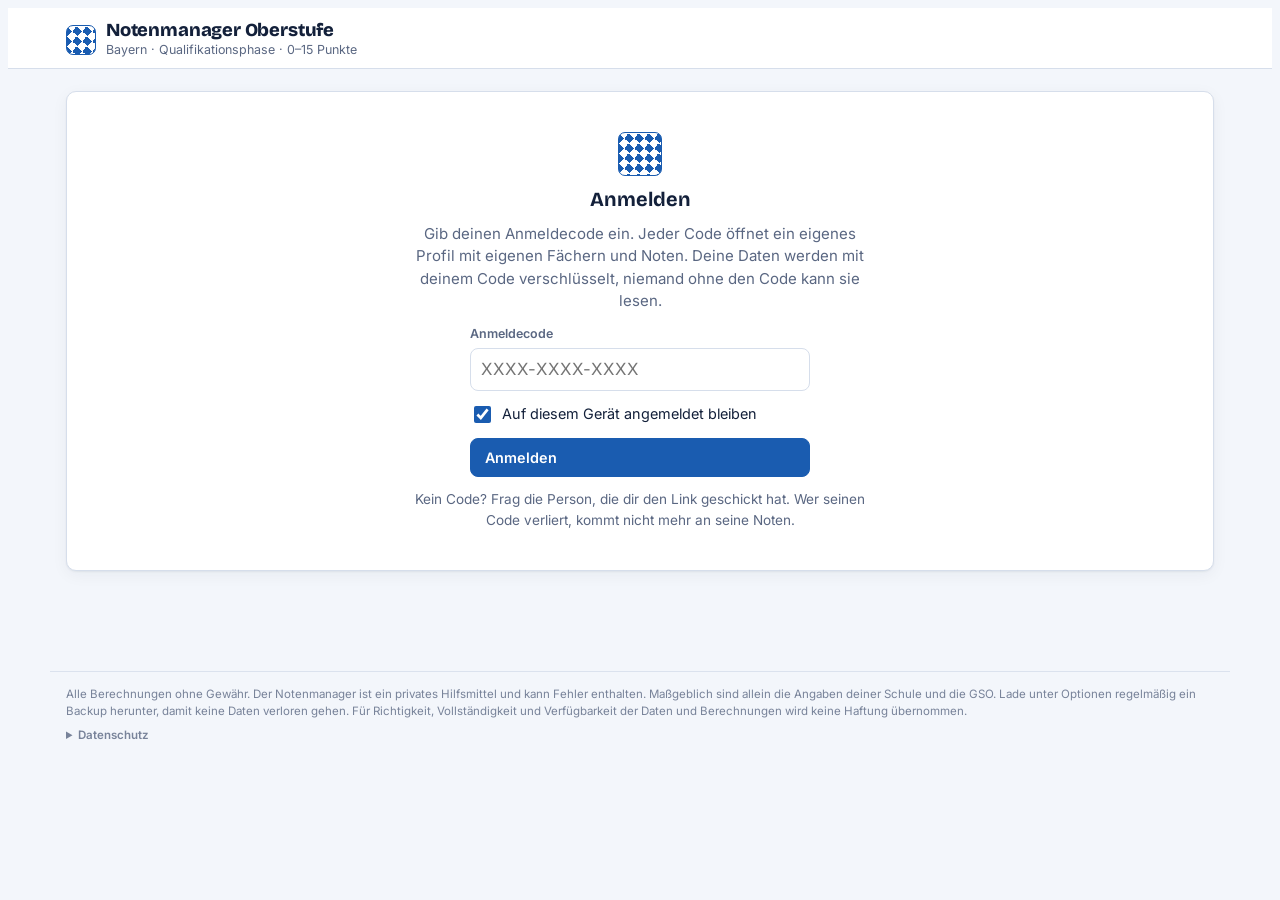
<file: index.html>
<!doctype html>
<html lang="de">
<head>
<meta charset="utf-8">
<meta name="viewport" content="width=device-width, initial-scale=1, viewport-fit=cover">
<title>Notenmanager</title>
<link rel="manifest" href="manifest.webmanifest">
<link rel="icon" href="icons/favicon.svg" type="image/svg+xml">
<link rel="apple-touch-icon" href="icons/apple-touch-icon.png">
<meta name="theme-color" content="#ffffff" media="(prefers-color-scheme: light)">
<meta name="theme-color" content="#141c2b" media="(prefers-color-scheme: dark)">
<meta name="mobile-web-app-capable" content="yes">
<meta name="apple-mobile-web-app-title" content="Notenmanager">
<link rel="stylesheet" href="fonts/fonts.css">
<style>
/* Layout: Kopfleiste mit Rauten-Marke + Tabs, darunter eine Spalte (max 1180px); Übersicht = Kennzahlen → Halbjahre → Einbringungsmatrix → Zulassung */
:root {
  --bg: #f3f6fb;
  --surface: #ffffff;
  --surface-2: #eaf0f8;
  --fg: #13203a;
  --muted: #5a6782;
  --line: #d6deeb;
  --accent: #1a5cb0;
  --accent-fg: #ffffff;
  --accent-soft: #e1ecfb;
  --good: #19804a;
  --good-soft: #def3e6;
  --warn: #a86a0c;
  --warn-soft: #fbefd9;
  --bad: #bd3a24;
  --bad-soft: #fbe3de;
  --shadow: 0 1px 2px rgba(19, 32, 58, .06), 0 4px 16px rgba(19, 32, 58, .05);
  --font-display: "Bricolage Grotesque", "Segoe UI", system-ui, sans-serif;
  --font-body: "Inter", "Segoe UI", system-ui, -apple-system, sans-serif;
  --r: 10px;
}
@media (prefers-color-scheme: dark) {
  :root:not([data-theme="light"]) {
    --bg: #0d1320; --surface: #141c2b; --surface-2: #1b2538; --fg: #e5ebf5; --muted: #98a5bb;
    --line: #29344b; --accent: #6aa5ff; --accent-fg: #0b1424; --accent-soft: #1a2b48;
    --good: #4cc387; --good-soft: #15301f; --warn: #e3b458; --warn-soft: #36290f;
    --bad: #f27c66; --bad-soft: #3a1c16; --shadow: 0 1px 2px rgba(0,0,0,.3);
    color-scheme: dark;
  }
}
:root[data-theme="dark"] {
  --bg: #0d1320; --surface: #141c2b; --surface-2: #1b2538; --fg: #e5ebf5; --muted: #98a5bb;
  --line: #29344b; --accent: #6aa5ff; --accent-fg: #0b1424; --accent-soft: #1a2b48;
  --good: #4cc387; --good-soft: #15301f; --warn: #e3b458; --warn-soft: #36290f;
  --bad: #f27c66; --bad-soft: #3a1c16; --shadow: 0 1px 2px rgba(0,0,0,.3);
  color-scheme: dark;
}
* { box-sizing: border-box; }
[hidden] { display: none !important; }
body { background: var(--bg); color: var(--fg); font-family: var(--font-body); font-size: 15px; line-height: 1.5; }
body::before { content: ""; position: fixed; inset: 0 0 auto; height: env(safe-area-inset-top, 0px); z-index: 10; background: var(--surface); }
h1, h2, h3 { font-family: var(--font-display); text-wrap: balance; margin: 0; line-height: 1.15; }
h2 { font-size: 1.25rem; font-weight: 700; }
h3 { font-size: 1.02rem; font-weight: 700; }
button, input, select, textarea { font: inherit; color: inherit; }
:focus-visible { outline: 2px solid var(--accent); outline-offset: 2px; }
.num { font-variant-numeric: tabular-nums; }
.muted { color: var(--muted); }
.small { font-size: .85rem; }
.label { font-size: .72rem; text-transform: uppercase; letter-spacing: .08em; font-weight: 600; color: var(--muted); }

/* Kopf */
.top { position: sticky; top: env(safe-area-inset-top, 0px); z-index: 6; background: var(--surface); border-bottom: 1px solid var(--line); }
.wrap { max-width: 1180px; margin: 0 auto; padding-left: max(16px, env(safe-area-inset-left, 0px)); padding-right: max(16px, env(safe-area-inset-right, 0px)); }
.top-row { display: flex; align-items: center; gap: 12px; padding-block: 12px 8px; flex-wrap: wrap; }
.brand { display: flex; align-items: center; gap: 10px; min-width: 0; }
.raute { width: 30px; height: 30px; border-radius: 7px; flex: none;
  background: conic-gradient(from 45deg, var(--accent) 0 25%, var(--surface) 0 50%, var(--accent) 0 75%, var(--surface) 0) 0 0 / 10px 10px;
  border: 1px solid var(--accent); }
.brand h1 { font-size: 1.15rem; font-weight: 800; letter-spacing: -.01em; }
.brand .sub { font-size: .78rem; color: var(--muted); }
.sync { margin-left: auto; display: inline-flex; align-items: center; gap: 6px; font-size: .8rem; color: var(--muted); padding: 4px 10px; border-radius: 999px; background: var(--surface-2); }
.sync .dot { width: 8px; height: 8px; border-radius: 50%; background: var(--muted); }
.sync[data-s="synced"] .dot { background: var(--good); }
.sync[data-s="saving"] .dot, .sync[data-s="connecting"] .dot { background: var(--warn); }
.sync[data-s="error"] .dot, .sync[data-s="offline"] .dot { background: var(--bad); }
nav.tabs { display: flex; gap: 4px; overflow-x: auto; scrollbar-width: none; }
nav.tabs a { padding: 9px 14px 10px; text-decoration: none; color: var(--muted); font-weight: 600; font-size: .92rem; border-bottom: 2.5px solid transparent; white-space: nowrap; }
nav.tabs a[aria-current="page"] { color: var(--fg); border-bottom-color: var(--accent); }

main { padding-block: 22px 60px; display: grid; gap: 22px; }
.card { background: var(--surface); border: 1px solid var(--line); border-radius: var(--r); padding: 18px; box-shadow: var(--shadow); min-width: 0; }
.card-head { display: flex; align-items: baseline; justify-content: space-between; gap: 12px; flex-wrap: wrap; margin-bottom: 14px; }
.grid { display: grid; gap: 16px; }
.g-hero { grid-template-columns: minmax(0, 1.25fr) minmax(0, 2fr); }
.g-4 { grid-template-columns: repeat(4, minmax(0, 1fr)); }
.g-2 { grid-template-columns: repeat(2, minmax(0, 1fr)); }
@media (max-width: 900px) { .g-hero { grid-template-columns: 1fr; } .g-4 { grid-template-columns: repeat(2, minmax(0, 1fr)); } }
@media (max-width: 620px) { .g-2 { grid-template-columns: 1fr; } }
@media (max-width: 420px) { .g-4 { grid-template-columns: 1fr; } }

/* Abischnitt */
.hero { display: flex; flex-direction: column; gap: 10px; background: var(--accent); color: var(--accent-fg); border-color: var(--accent); }
.hero .label { color: inherit; opacity: .8; }
.schnitt { font-family: var(--font-display); font-weight: 800; font-size: clamp(3.4rem, 9vw, 4.8rem); line-height: 1; letter-spacing: -.03em; }
.hero .meta { font-size: .9rem; opacity: .9; }
.bar { height: 8px; border-radius: 99px; background: color-mix(in srgb, currentColor 22%, transparent); overflow: hidden; }
.bar > i { display: block; height: 100%; background: currentColor; border-radius: inherit; }
.mc-only, .mc-chev { display: none; }
@media (max-width: 640px) {
  .mc > .card-head { cursor: pointer; user-select: none; margin-bottom: 0; display: grid; grid-template-columns: minmax(0, 1fr) auto; column-gap: 12px; row-gap: 4px; align-items: center; }
  .mc > .card-head > :not(.mc-chev) { grid-column: 1; }
  .mc > .card-head > .mc-chev { grid-column: 2; grid-row: 1 / span 2; margin: 0 4px 0 0; }
  .mc.open > .card-head { margin-bottom: 14px; }
  .mc:not(.open) > :not(.card-head) { display: none !important; }
  .mc-only { display: flex; }
  .stats-wrap.mc { background: var(--surface); border: 1px solid var(--line); border-radius: var(--r); padding: 18px; box-shadow: var(--shadow); }
  section.mc:not(.card) { background: var(--surface); border: 1px solid var(--line); border-radius: var(--r); padding: 18px; box-shadow: var(--shadow); }
  .mc-chev { display: inline-block; width: 9px; height: 9px; margin-left: auto; border-right: 2px solid var(--muted); border-bottom: 2px solid var(--muted); transform: rotate(45deg); transition: transform .15s; flex: none; }
  .mc.open .mc-chev { transform: rotate(-135deg); }
}
.stats { display: grid; grid-template-columns: repeat(2, minmax(0, 1fr)); gap: 12px; }
.stat { background: var(--surface); border: 1px solid var(--line); border-radius: var(--r); padding: 14px 16px; display: grid; gap: 4px; align-content: start; }
.stat .v { font-family: var(--font-display); font-weight: 700; font-size: 1.7rem; line-height: 1.1; }
.stat .v small { font-size: .9rem; font-weight: 600; color: var(--muted); }
@media (max-width: 420px) { .stats { grid-template-columns: 1fr; } }

/* Halbjahr-Karten */
.hj { display: grid; gap: 8px; }
.hj.current { outline: 2px solid var(--accent); outline-offset: -1px; }
.hj .big { font-family: var(--font-display); font-size: 1.9rem; font-weight: 700; line-height: 1; }
.hj-row { display: flex; justify-content: space-between; gap: 8px; font-size: .88rem; }

/* Punkte-Chips */
.pt { display: inline-flex; align-items: center; justify-content: center; min-width: 2.1em; height: 1.9em; padding: 0 .45em; border-radius: 6px; font-weight: 700; font-variant-numeric: tabular-nums; font-size: .9rem; background: var(--surface-2); color: var(--fg); border: 1.5px solid transparent; }
.pt.b5 { background: var(--good-soft); color: var(--good); }
.pt.b4 { background: var(--accent-soft); color: var(--accent); }
.pt.b2 { background: var(--warn-soft); color: var(--warn); }
.pt.b1 { background: var(--bad-soft); color: var(--bad); }
.pt.out { background: transparent; border: 1.5px dashed var(--line); color: var(--muted); font-weight: 600; }
.pt.plan { border-style: dashed; border-color: currentColor; }
.pt.unsure { border-style: dashed; border-color: var(--warn); }
.unsure-tag { color: var(--warn); font-weight: 600; }
.pt.raw { font-weight: 600; }

/* Tabelle */
.tbl-wrap { overflow-x: auto; margin: 0 -4px; }
table { border-collapse: collapse; width: 100%; min-width: 520px; }
th, td { padding: 8px 6px; text-align: left; border-bottom: 1px solid var(--line); vertical-align: middle; }
th { font-size: .72rem; text-transform: uppercase; letter-spacing: .07em; color: var(--muted); font-weight: 600; }
td.c, th.c { text-align: center; }
td.r, th.r { text-align: right; }
tfoot td { font-weight: 700; border-bottom: none; }
.subj-cell { display: flex; align-items: center; gap: 8px; min-width: 0; }
.legend { display: flex; flex-wrap: wrap; gap: 14px; font-size: .82rem; color: var(--muted); margin-top: 12px; align-items: center; }
.legend span { display: inline-flex; align-items: center; gap: 6px; }

/* Badges */
.badge { display: inline-block; font-size: .68rem; font-weight: 700; letter-spacing: .05em; text-transform: uppercase; padding: 2px 6px; border-radius: 5px; background: var(--surface-2); color: var(--muted); white-space: nowrap; }
.badge.lf { background: var(--accent); color: var(--accent-fg); }
.badge.abi { background: var(--accent-soft); color: var(--accent); }
#profile { text-transform: none; letter-spacing: 0; font-size: .82rem; padding: 4px 10px; border-radius: 999px; max-width: 220px; overflow: hidden; text-overflow: ellipsis; }

/* Checks */
.checks { display: grid; gap: 8px; list-style: none; padding: 0; margin: 0; }
.checks li { display: grid; grid-template-columns: 22px minmax(0, 1fr) auto; gap: 10px; align-items: start; padding: 8px 0; border-bottom: 1px solid var(--line); }
.checks li:last-child { border-bottom: none; }
@media (max-width: 640px) { .checks li { grid-template-columns: 22px minmax(0, 1fr); row-gap: 2px; } .checks li > :nth-child(3) { grid-column: 2; text-align: left !important; } }
.ico { width: 20px; height: 20px; border-radius: 50%; display: grid; place-items: center; font-size: .75rem; font-weight: 800; margin-top: 1px; }
.ico.ok { background: var(--good-soft); color: var(--good); }
.ico.warn { background: var(--bad-soft); color: var(--bad); }
.ico.open { background: var(--surface-2); color: var(--muted); }

/* Formulare & Buttons */
.btn { display: inline-flex; align-items: center; gap: 6px; padding: 8px 14px; border-radius: 8px; border: 1px solid var(--line); background: var(--surface); cursor: pointer; font-weight: 600; font-size: .9rem; text-decoration: none; }
.btn:hover { border-color: var(--accent); }
.btn.primary { background: var(--accent); color: var(--accent-fg); border-color: var(--accent); }
.btn.danger { color: var(--bad); }
.btn.danger.solid { background: var(--bad); color: #fff; border-color: var(--bad); }
.btn.ghost { border-color: transparent; background: transparent; padding: 6px 8px; }
.btn.sm { padding: 5px 10px; font-size: .82rem; }
.btn:disabled { opacity: .45; cursor: not-allowed; border-color: var(--line); }
.field input:disabled, .field select:disabled { opacity: .45; cursor: not-allowed; }
.btn svg { width: 16px; height: 16px; flex: none; }
.card.editing { outline: 2px solid var(--accent); outline-offset: -1px; }
.fc-start { display: flex; flex-wrap: wrap; align-items: center; justify-content: space-between; gap: 10px; margin-bottom: 14px; }
.fc-bar { position: relative; display: flex; flex-wrap: wrap; align-items: center; justify-content: space-between; gap: 10px; margin-bottom: 14px; padding: 12px 16px; border-radius: 12px; background: var(--warn-soft); color: var(--warn); border: 1px dashed var(--warn); }
.fc-bar > div { display: flex; flex-direction: column; gap: 2px; }
.sec-bar { display: flex; flex-wrap: wrap; align-items: center; justify-content: space-between; gap: 10px; margin-bottom: 14px; padding: 12px 16px; border-radius: 12px; background: var(--bad-soft); color: var(--fg); border: 1px solid var(--bad); }
.sec-bar > div { display: flex; flex-direction: column; gap: 2px; }
.code-box { font-family: ui-monospace, Consolas, monospace; font-weight: 700; font-size: 1.25rem; letter-spacing: .06em; }
body.forecast #app { outline: 2px dashed var(--warn); outline-offset: 6px; border-radius: 12px; }
.site-foot p { margin: 0 0 6px; }
.site-foot summary { cursor: pointer; font-weight: 600; width: fit-content; }
.site-foot details[open] summary { margin-bottom: 6px; }
.site-foot { margin-top: 40px; padding-top: 14px; padding-bottom: calc(24px + env(safe-area-inset-bottom, 0px)); border-top: 1px solid var(--line); font-size: .72rem; line-height: 1.5; color: var(--muted); opacity: .8; }
.modal-bg { position: fixed; inset: 0; z-index: 30; background: rgba(10, 20, 40, .45); display: grid; place-items: center; padding: 16px; }
.modal-bg[hidden] { display: none; }
.modal { width: 100%; max-width: 380px; display: grid; gap: 12px; }
.modal p { margin: 0; }
.modal .actions { justify-content: flex-end; }
.edit-note { font-size: .82rem; color: var(--accent); font-weight: 600; }
.kv { display: grid; grid-template-columns: repeat(auto-fit, minmax(170px, 1fr)); gap: 12px 18px; margin: 0; }
.kv div { min-width: 0; }
.kv dt { font-size: .75rem; font-weight: 600; color: var(--muted); }
.kv dd { margin: 2px 0 0; font-weight: 600; overflow-wrap: anywhere; }
.field { display: grid; gap: 4px; min-width: 0; }
.field > span { font-size: .78rem; font-weight: 600; color: var(--muted); }
input[type="text"], input[type="number"], input[type="date"], select, textarea { width: 100%; padding: 8px 10px; border: 1px solid var(--line); border-radius: 8px; background: var(--surface); min-width: 0; }
textarea { min-height: 120px; font-family: ui-monospace, Consolas, monospace; font-size: .8rem; }
.check { display: inline-flex; align-items: center; gap: 8px; font-size: .9rem; cursor: pointer; }
.check input { width: 17px; height: 17px; accent-color: var(--accent); }
.form-row { display: grid; gap: 10px; grid-template-columns: repeat(auto-fit, minmax(130px, 1fr)); align-items: end; }
.actions { display: flex; gap: 8px; flex-wrap: wrap; align-items: center; }

/* Fächer */
.subj-layout { display: grid; grid-template-columns: 300px minmax(0, 1fr); gap: 18px; align-items: start; }
@media (max-width: 860px) { .subj-layout { grid-template-columns: 1fr; } }
.subj-list { display: grid; gap: 6px; padding: 10px; }
.subj-item { display: grid; grid-template-columns: minmax(0, 1fr) auto; gap: 6px; align-items: center; padding: 9px 10px; border-radius: 8px; border: 1px solid transparent; background: none; text-align: left; cursor: pointer; width: 100%; }
.subj-item:hover { background: var(--surface-2); }
.subj-item[aria-current="true"] { background: var(--accent-soft); border-color: var(--accent); }
.subj-item .n { font-weight: 600; overflow: hidden; text-overflow: ellipsis; white-space: nowrap; }
.mini { display: flex; gap: 3px; }
.hj-grid { display: grid; grid-template-columns: repeat(auto-fit, minmax(min(100%, 290px), 1fr)); gap: 16px; align-items: start; }
.list-toggle { display: none; }
@media (max-width: 860px) {
  .list-toggle { display: inline-flex; }
  .subj-list.collapsed .subj-item { display: none; }
  .subj-list.collapsed .card-head { margin-bottom: 4px !important; }
}
/* Fächer & Noten: Handy erst Liste, dann Fach mit Zurück-Knopf; PC nebeneinander */
.subj-detail { display: grid; gap: 12px; min-width: 0; }
.subj-back { display: none; justify-self: start; }
@media (max-width: 860px) {
  .subj-layout.pick.detail > .subj-list, .subj-layout.pick:not(.detail) > .subj-detail { display: none; }
  .subj-back { display: inline-flex; }
}
.mini .pt { min-width: 1.75em; height: 1.6em; font-size: .75rem; }
.hjblock { border: 1px solid var(--line); border-radius: var(--r); padding: 14px; display: grid; gap: 10px; }
.hjblock-head { display: flex; justify-content: space-between; align-items: center; gap: 10px; flex-wrap: wrap; }
.formula { font-size: .83rem; color: var(--muted); }
.grades { display: grid; gap: 6px; }
.grade { display: grid; grid-template-columns: auto minmax(0, 1fr) auto; gap: 10px; align-items: center; padding: 6px 8px; border-radius: 8px; background: var(--surface-2); }
.grade .t { min-width: 0; }
.grade .t b { font-weight: 600; font-size: .9rem; }
.grade .t div { font-size: .78rem; color: var(--muted); overflow-wrap: anywhere; }
.need { font-size: .82rem; background: var(--accent-soft); color: var(--fg); padding: 8px 10px; border-radius: 8px; }
details.settings > summary { cursor: pointer; font-weight: 600; font-size: .9rem; color: var(--accent); list-style: none; }
details.settings > summary::-webkit-details-marker { display: none; }
details.settings[open] > summary { margin-bottom: 12px; }
.tpl-grid { display: grid; grid-template-columns: repeat(auto-fill, minmax(190px, 1fr)); gap: 6px; }
.tpl-grid label { padding: 7px 10px; border: 1px solid var(--line); border-radius: 8px; }
.tpl-grid label.has { opacity: .5; }
.empty { text-align: center; padding: 40px 20px; display: grid; gap: 12px; justify-items: center; }
.empty p { max-width: 52ch; margin: 0; }
.toast { position: fixed; left: 50%; bottom: calc(18px + env(safe-area-inset-bottom, 0px)); transform: translateX(-50%); background: var(--fg); color: var(--bg); padding: 10px 16px; border-radius: 8px; font-size: .9rem; z-index: 20; max-width: calc(100% - 32px); }
.prose { max-width: 70ch; }
.prose p, .prose li { margin: 0 0 8px; }
.prose ul { padding-left: 20px; margin: 0 0 10px; }
.prose a { color: var(--accent); }
.ptable { display: grid; grid-template-columns: repeat(8, minmax(0, 1fr)); gap: 6px; }
.ptable div { text-align: center; padding: 6px 0; border-radius: 6px; background: var(--surface-2); font-size: .82rem; }
.ptable b { display: block; font-size: 1rem; }
@media (max-width: 520px) { .ptable { grid-template-columns: repeat(4, minmax(0, 1fr)); } }
.seg { display: grid; gap: 10px; }
.seg .check { align-items: flex-start; }
/* Optionen: links Gruppen, rechts Einstellungen der Gruppe (Handy: erst Liste, dann Gruppe) */
.opt-layout { display: grid; grid-template-columns: 250px minmax(0, 1fr); gap: 18px; align-items: start; }
.opt-nav { display: grid; gap: 4px; padding: 8px; position: sticky; top: 118px; }
.opt-item { display: grid; grid-template-columns: 34px minmax(0, 1fr) auto; gap: 10px; align-items: center; padding: 9px 10px; border-radius: 8px; border: 1px solid transparent; background: none; text-align: left; cursor: pointer; width: 100%; color: var(--fg); }
.opt-item:hover { background: var(--surface-2); }
.opt-item[aria-current="true"] { background: var(--accent-soft); border-color: var(--accent); }
.opt-item .oi { width: 34px; height: 34px; border-radius: 8px; display: grid; place-items: center; background: var(--surface-2); color: var(--accent); }
.opt-item[aria-current="true"] .oi { background: var(--surface); }
.opt-item .oi svg { width: 18px; height: 18px; }
.opt-item b { display: block; font-size: .95rem; }
.opt-item small { display: block; color: var(--muted); font-size: .78rem; overflow: hidden; text-overflow: ellipsis; white-space: nowrap; }
.opt-item .chev { color: var(--muted); display: none; }
.opt-main { display: grid; gap: 18px; min-width: 0; }
.opt-title { display: flex; align-items: center; gap: 10px; flex-wrap: wrap; }
.opt-title h2 { margin: 0; font-size: 1.35rem; }
.opt-back { display: none; }
.opt-main .subj-layout { grid-template-columns: 240px minmax(0, 1fr); }
@media (max-width: 1100px) { .opt-main .subj-layout { grid-template-columns: 1fr; } .opt-main .subj-list.collapsed .subj-item { display: none; } .opt-main .list-toggle { display: inline-flex; } }
@media (max-width: 760px) {
  .opt-layout { grid-template-columns: 1fr; }
  .opt-nav { position: static; padding: 6px; }
  .opt-item { padding: 12px 10px; }
  .opt-item .chev { display: block; }
  .opt-item[aria-current="true"] { background: none; border-color: transparent; }
  .opt-item[aria-current="true"] .oi { background: var(--surface-2); }
  .opt-layout.detail .opt-nav, .opt-layout:not(.detail) .opt-main { display: none; }
  .opt-back { display: inline-flex; }
}
.info-wrap { display: grid; gap: 18px; }
nav.tabs .t-short { display: none; }
@media (max-width: 520px) { nav.tabs { gap: 0; } nav.tabs a { padding: 9px 6px 10px; font-size: .84rem; } nav.tabs .t-long { display: none; } nav.tabs .t-short { display: inline; } }
@media (prefers-reduced-motion: reduce) { * { transition: none !important; animation: none !important; } }
</style>
</head>
<body>

<header class="top">
  <div class="wrap">
    <div class="top-row">
      <div class="brand">
        <div class="raute" aria-hidden="true"></div>
        <div>
          <h1><span id="app-title">Notenmanager Oberstufe</span></h1>
          <div class="sub" id="app-sub">Bayern · Qualifikationsphase · 0–15 Punkte</div>
        </div>
      </div>
      <div class="sync" id="sync" data-s="local" hidden><span class="dot"></span><span id="sync-text">Lokal gespeichert</span></div>
      <span class="badge abi" id="profile" hidden></span>
      <button class="btn sm" id="logout" data-action="logout" hidden>Abmelden</button>
    </div>
    <nav class="tabs" aria-label="Bereiche">
      <a href="#uebersicht" data-tab="uebersicht">Übersicht</a>
      <a href="#faecher" data-tab="faecher">Fächer &amp; Noten</a>
      <a href="#abitur" data-tab="abitur">Abitur</a>
      <a href="#informationen" data-tab="informationen"><span class="t-long">Informationen</span><span class="t-short">Infos</span></a>
      <a href="#optionen" data-tab="optionen">Optionen</a>
      <a href="#admin" data-tab="admin" id="tab-admin" hidden>Admin</a>
    </nav>
  </div>
</header>
<main class="wrap" id="app"></main>
<footer class="wrap site-foot">
  <p>Alle Berechnungen ohne Gewähr. Der Notenmanager ist ein privates Hilfsmittel und kann Fehler enthalten. Maßgeblich sind allein die Angaben deiner Schule und die GSO. Lade unter Optionen regelmäßig ein Backup herunter, damit keine Daten verloren gehen. Für Richtigkeit, Vollständigkeit und Verfügbarkeit der Daten und Berechnungen wird keine Haftung übernommen.</p>
  <details><summary>Datenschutz</summary>
    <p>Gespeichert werden deine Fächer und Noten sowie der Name, den der Admin deinem Code gibt. Beides wird schon auf deinem Gerät mit deinem Anmeldecode verschlüsselt und nur verschlüsselt übertragen. Lesen kann es nur, wer deinen Code kennt: du und der Admin, der die Codes vergibt. Der Betreiber der Datenbank sieht nur verschlüsselte Daten. Zusätzlich liegt eine verschlüsselte Kopie im Speicher deines Browsers.</p>
    <p>Für die Liste der letzten Anmeldungen (Optionen, Sicherheit) werden Zeitpunkt und Gerätetyp gespeichert, z. B. „Android, Chrome“, ebenfalls mit deinem Code verschlüsselt. IP-Adressen werden nicht gespeichert. Änderst du deinen Code, bleibt ein Vermerk vom alten auf den neuen Code (nur als Prüfsumme). Der neue Code wird zusätzlich so verschlüsselt hinterlegt, dass nur der Admin ihn lesen kann, damit er dein Profil weiter verwalten kann.</p>
    <p>Die verschlüsselten Daten liegen in Google Firebase (Cloud Firestore, Rechenzentren in der EU). Die Seite wird über GitHub Pages ausgeliefert, die Firebase-Bibliotheken kommen von Google. Dabei verarbeiten GitHub und Google technisch bedingt deine IP-Adresse und Browserdaten. Die Schriftarten liegen direkt auf dieser Seite. Es gibt keine Werbung, kein Tracking und keine Weitergabe an Dritte.</p>
    <p>Wenn deine Daten gelöscht werden sollen, wende dich an die Person, von der du deinen Code hast. Dann werden Code und Profil entfernt. Mit der Nutzung nimmst du diese Hinweise zur Kenntnis.</p>
  </details>
</footer>
<div class="toast" id="toast" hidden></div>
<div class="modal-bg" id="logout-modal" data-action="logout-cancel" hidden>
  <div class="modal card" role="dialog" aria-modal="true" aria-labelledby="logout-title">
    <h2 id="logout-title">Wirklich abmelden?</h2>
    <p class="muted">Zum erneuten Anmelden brauchst du deinen Anmeldecode.</p>
    <div class="actions"><button class="btn" data-action="logout-cancel">Abbrechen</button><button class="btn danger solid" data-action="logout-confirm">Abmelden</button></div>
  </div>
</div>

<script>
"use strict";
/* ================= Konstanten ================= */
const CATS = {
  sa:        { label: "Klausur/Schulaufgabe", group: "gross" },
  abfrage:   { label: "Abfrage", group: "klein" },
  muendlich: { label: "Unterrichtsbeitrag", group: "klein" },
  referat:   { label: "Referat", group: "klein" },
  ex:        { label: "Ex", group: "klein" },
  test:      { label: "Test", group: "klein" },
  praktisch: { label: "Praxis / Projekt", group: "praktisch" },
  // ältere Arten: nicht mehr auswählbar, bereits eingetragene Noten zählen weiter
  klausur:   { label: "Klausur/Schulaufgabe", group: "gross", old: true },
  kurzarbeit:{ label: "Kurzarbeit", group: "klein", old: true },
  sonstige:  { label: "Sonstiger kleiner LN", group: "klein", old: true }
};
const NOTE = ["6","5-","5","5+","4-","4","4+","3-","3","3+","2-","2","2+","1-","1","1+"];
const LABELS = { g9: ["12/1","12/2","13/1","13/2"], g8: ["11/1","11/2","12/1","12/2"] };
const SLOTS_TOTAL = 40;       // eingebrachte Halbjahresleistungen inkl. Seminararbeit
const SLOTS_SEMINAR = 2;      // Seminararbeit zählt wie 2 Halbjahresleistungen

// Fachgruppen für die Wahl der Abiturfächer (§ 48 GSO, § 19 Abs. 1 GSO, Anlage 3)
// field: Aufgabenfeld (slk = sprachl.-lit.-künstl., gpr = gesellschaftswiss., mint = math.-naturwiss.-techn.)
const GROUPS = {
  deutsch:  { label: "Deutsch", field: "slk", abi: true, lf: false },
  mathe:    { label: "Mathematik", field: "mint", abi: true, lf: false },
  fs:       { label: "Fortgeführte Fremdsprache", field: "slk", abi: true, lf: true },
  fs_spaet: { label: "Spät beginnende Fremdsprache (nur mündlich)", field: "slk", abi: true, lf: false, oral: true },
  nw:       { label: "Naturwissenschaft (Biologie, Chemie, Physik)", field: "mint", abi: true, lf: true },
  inf:      { label: "Informatik", field: "mint", abi: true, lf: true },
  inf_spaet:{ label: "Spät beginnende Informatik (nur mündlich)", field: "mint", abi: true, lf: false, oral: true },
  gpr:      { label: "Gesellschaftswiss. Fach (Religion/Ethik, Geschichte, PuG, Geographie, WR)", field: "gpr", abi: true, lf: true },
  kumu:     { label: "Kunst oder Musik", field: "slk", abi: true, lf: true },
  sport:    { label: "Sport (nur als Leistungsfach)", field: null, abi: true, lf: true, lfOnly: true },
  seminar:  { label: "W-Seminar", field: null, abi: false, lf: false },
  vk:       { label: "Vertiefungskurs Deutsch/Mathematik (nur 12/1–12/2)", field: null, abi: false, lf: false },
  none:     { label: "Zusatzangebot / Profilfach (kein Abiturfach, höchstens 3 HJL)", field: null, abi: false, lf: false }
};
const FIELDS = { slk: "sprachlich-literarisch-künstlerisch", gpr: "gesellschaftswissenschaftlich", mint: "mathematisch-naturwissenschaftlich-technisch" };

// Fachvorlagen (Pflichtbelegung laut Stundentafel G9); g = Fachgruppe. Pflichteinbringungen werden automatisch berechnet.
const Q12 = [true, true, false, false];
const TEMPLATES = [
  { name: "Deutsch", short: "D", core: true, g: "deutsch" },
  { name: "Mathematik", short: "M", core: true, g: "mathe" },
  { name: "Englisch", short: "E", g: "fs" },
  { name: "Französisch", short: "F", g: "fs" },
  { name: "Latein", short: "L", g: "fs" },
  { name: "Spanisch (spät beginnend)", short: "Sp", g: "fs_spaet" },
  { name: "Spanisch", short: "Sp", g: "fs" },
  { name: "Italienisch", short: "It", g: "fs" },
  { name: "Griechisch", short: "Gr", g: "fs" },
  { name: "Katholische Religionslehre", short: "K", g: "gpr" },
  { name: "Evangelische Religionslehre", short: "Ev", g: "gpr" },
  { name: "Ethik", short: "Eth", g: "gpr" },
  { name: "Geschichte", short: "G", g: "gpr" },
  { name: "Politik und Gesellschaft", short: "PuG", g: "gpr", hj: Q12 },
  { name: "Geographie", short: "Geo", g: "gpr", hj: Q12 },
  { name: "Wirtschaft und Recht", short: "WR", g: "gpr", hj: Q12 },
  { name: "Biologie", short: "B", g: "nw" },
  { name: "Chemie", short: "C", g: "nw" },
  { name: "Physik", short: "Ph", g: "nw" },
  { name: "Informatik", short: "Inf", g: "inf" },
  { name: "Informatik (spät beginnend)", short: "Inf", g: "inf_spaet" },
  { name: "Kunst", short: "Ku", g: "kumu" },
  { name: "Musik", short: "Mu", g: "kumu" },
  { name: "Sport", short: "Spo", type: "sport", g: "sport" },
  { name: "W-Seminar", short: "W", type: "wseminar", hj: Q12, g: "seminar" },
  { name: "Vertiefungskurs Deutsch", short: "VK D", hj: Q12, g: "vk", vkFor: "D" },
  { name: "Vertiefungskurs Mathematik", short: "VK M", hj: Q12, g: "vk", vkFor: "M" },
  { name: "Theater und Film", short: "TuF", g: "none" },
  { name: "Biologisch-chemisches Praktikum", short: "BCP", hj: Q12, g: "none" },
  { name: "Psychologie", short: "Psy", g: "none" },
  { name: "Philosophie", short: "Phil", g: "none" }
];

/* ================= Zustand ================= */
const LS_KEY = "notenmanager-oberstufe-v1";
const LS_UI = "notenmanager-ui-v1";
function uid() { return Math.random().toString(36).slice(2, 10) + Date.now().toString(36).slice(-4); }
function defaultState() {
  return {
    v: 1, updatedAt: 0,
    settings: { mode: "os", labels: "g9", currentHj: 0, includePlan: true, streichung: false, subst: "none", kumuLf: false },
    ums: uDefault(),
    subjects: [],
    seminar: { arbeit: null, praes: null },
    exams: [
      { subjectId: null, points: null, zusatz: null, art: "schriftlich" },
      { subjectId: null, points: null, zusatz: null, art: "schriftlich" },
      { subjectId: null, points: null, zusatz: null, art: "schriftlich" },
      { subjectId: null, points: null, zusatz: null, art: "mündlich" },
      { subjectId: null, points: null, zusatz: null, art: "mündlich" }
    ]
  };
}
function migrate(s) {
  const d = defaultState();
  if (!s || typeof s !== "object") return d;
  // Alte Beispieldaten verwerfen (Einstellungen bleiben)
  if (s.demo) { d.settings = Object.assign(d.settings, s.settings || {}); d.updatedAt = Date.now(); return d; }
  const out = Object.assign(d, s);
  out.settings = Object.assign(defaultState().settings, s.settings || {});
  out.seminar = Object.assign({ arbeit: null, praes: null }, s.seminar || {});
  out.subjects = Array.isArray(s.subjects) ? s.subjects.map(fixSubject) : [];
  out.ums = uMigrate(s.ums);
  out.exams = Array.isArray(s.exams) && s.exams.length === 5 ? s.exams.map(e => Object.assign({ subjectId: null, points: null, zusatz: null, art: "schriftlich" }, e)) : d.exams;
  return out;
}
function fixSubject(x) {
  const o = fixSubjectRaw(x);
  // Deutsch und Mathematik sind immer Leistungsfächer (schriftliches Abitur, alle HJL Pflicht)
  if (/^deutsch$/i.test(o.name.trim())) { o.core = true; o.lf = true; o.group = "deutsch"; }
  if (/^mathematik$/i.test(o.name.trim())) { o.core = true; o.lf = true; o.group = "mathe"; }
  if (!GROUPS[o.group]) { const t = TEMPLATES.find(t => t.name.toLowerCase() === o.name.trim().toLowerCase()); o.group = t ? t.g : "none"; }
  if (o.type === "wseminar") o.group = "seminar";
  if (o.group === "vk" && !o.vkFor) o.vkFor = /deutsch/i.test(o.name) ? "D" : "M";
  return o;
}
function fixSubjectRaw(x) {
  return Object.assign({ id: uid(), name: "Fach", short: "", type: "standard", lf: false, core: false, pOv: null, maxOv: null, vkFor: null, vkPartner: null,
    hj: [true, true, true, true], override: [null, null, null, null], grades: [] }, x,
    { hj: Array.isArray(x.hj) && x.hj.length === 4 ? x.hj.slice() : [true, true, true, true],
      override: Array.isArray(x.override) && x.override.length === 4 ? x.override.slice() : [null, null, null, null],
      grades: Array.isArray(x.grades) ? x.grades.slice() : [] });
}
function readLS(k) { try { return localStorage.getItem(k); } catch (e) { return null; } }
function writeLS(k, v) { try { localStorage.setItem(k, v); } catch (e) {} }
function removeLS(k) { try { localStorage.removeItem(k); } catch (e) {} }
let state = defaultState();
// Prognosemodus: Spielwiese auf einer Kopie, echte Daten liegen solange in forecast.real und werden nicht verändert
let forecast = null;
function realState() { return forecast ? forecast.real : state; }
function startForecast() { if (forecast || !session) return; ui.edit = null; ui.confirm = null; forecast = { real: state }; state = JSON.parse(JSON.stringify(state)); render(); toast("Prognosemodus aktiv: nichts wird gespeichert"); }
function endForecast() { if (!forecast) return; state = forecast.real; forecast = null; ui.edit = null; ui.confirm = null; render(); toast("Zurück bei deinen echten Noten"); }
// Noten aus der Zeit vor den Anmeldecodes (unverschlüsselt in diesem Browser), zum Übernehmen in ein Profil
const LS_LEGACY_DONE = "notenmanager-legacy-imported";
let legacy = (() => { try { if (readLS(LS_LEGACY_DONE)) return null; const s = JSON.parse(readLS(LS_KEY)); return s && !s.demo && Array.isArray(s.subjects) && s.subjects.length ? s : null; } catch (e) { return null; } })();
let session = null; // { nr, docId, key } – das angemeldete Profil
let ui = Object.assign({ selected: null, showAdd: false, confirm: null }, (() => { try { return JSON.parse(readLS(LS_UI)) || {}; } catch (e) { return {}; } })());
ui.confirm = null;

function hjLabels() { return LABELS[state.settings.labels] || LABELS.g9; }
function commit(opts) {
  if (!session) return;
  if (forecast) { if (!opts || opts.render !== false) render(); return; }
  state.updatedAt = Date.now();
  saveLocal();
  scheduleRemote();
  if (!opts || opts.render !== false) render();
}
function saveUi() { writeLS(LS_UI, JSON.stringify({ selected: ui.selected })); }

/* ================= Rechenkern ================= */
function avg(a) { return a.length ? a.reduce((s, x) => s + x, 0) / a.length : null; }
function wavg(list) {
  let s = 0, w = 0;
  for (const g of list) { const gw = g.weight > 0 ? g.weight : 1; s += g.points * gw; w += gw; }
  return w ? s / w : null;
}
// § 29 Abs. 2 GSO: gerundet, aber keine Aufrundung auf 1 Punkt
function roundPts(raw) {
  if (raw == null) return null;
  let r = Math.floor(raw + 0.5 + 1e-9);
  if (r === 1 && raw < 1) r = 0;
  return Math.max(0, Math.min(15, r));
}
function gradesFor(s, h) {
  return s.grades.filter(g => g.hj === h && (state.settings.includePlan || !g.plan) && typeof g.points === "number");
}
function hjl(s, h) {
  if (!s.hj[h]) return null;
  const gs = gradesFor(s, h);
  const by = grp => gs.filter(g => (CATS[g.cat] || CATS.sonstige).group === grp);
  const gross = avg(by("gross").map(g => g.points));
  const klein = wavg(by("klein"));
  const prak = avg(by("praktisch").map(g => g.points));
  const hasPlan = gs.some(g => g.plan);
  let raw = null, formula = "";
  if (s.override[h] != null) {
    return { raw: s.override[h], final: s.override[h], gross, klein, prak, manual: true, hasPlan: false, formula: "manuell eingetragen" };
  }
  if (s.type === "wseminar") {
    raw = klein; formula = "Ø kleine Leistungsnachweise";
  } else if (s.type === "sport") {
    let base = null;
    if (prak != null && klein != null) { base = (2 * prak + klein) / 3; formula = "(2 × Ø Praxis + Ø kleine) ÷ 3"; }
    else if (prak != null) { base = prak; formula = "Ø Praxis"; }
    else if (klein != null) { base = klein; formula = "Ø kleine"; }
    if (s.lf && gross != null) { raw = base != null ? (base + gross) / 2 : gross; formula = base != null ? "(Sportwert + Theorie) ÷ 2" : "Sporttheorie"; }
    else raw = base;
  } else if (!s.lf && h === 3 && klein != null) {
    // Fächer auf grundlegendem Niveau: in 13/2 nur kleine Leistungsnachweise
    raw = klein; formula = "Ø kleine (grundlegendes Niveau in 13/2)";
  } else {
    const parts = [], names = [];
    if (gross != null) { parts.push(gross); names.push("Schulaufgabe/Klausur"); }
    if (prak != null) { parts.push(prak); names.push("Praxis/Projekt"); }
    if (klein != null) { parts.push(klein); names.push("Ø kleine"); }
    raw = avg(parts);
    formula = parts.length > 1 ? "(" + names.join(" + ") + ") ÷ " + parts.length : (names[0] || "");
  }
  if (raw == null) return null;
  return { raw, final: roundPts(raw), gross, klein, prak, manual: false, hasPlan, formula };
}
function chosenLf() { return state.subjects.find(s => s.lf && !s.core) || null; }
function coreBy(re) { return state.subjects.find(s => s.core && re.test(s.name)) || null; }
// Zeilen: 1 = Deutsch, 2 = Mathematik, 3 = Leistungsfach, 4 und 5 = weitere Fächer.
// Bei Substitution von Deutsch (Mathematik) wird Zeile 1 (2) zu einer frei gewählten 2. Fremdsprache (NW/Informatik).
function subst() { return state.settings.subst || "none"; }
function examPickable(i) { return i >= 3 || (i === 0 && subst() === "D") || (i === 1 && subst() === "M"); }
function examSubjectId(i) {
  const s = examPickable(i) ? findS(state.exams[i].subjectId) : i === 0 ? coreBy(/^deutsch/i) : i === 1 ? coreBy(/^mathe/i) : chosenLf();
  return s ? s.id : null;
}
function examRowLabel(i) {
  if (i === 0) return subst() === "D" ? "2. fortgeführte Fremdsprache (statt Deutsch)" : "Deutsch";
  if (i === 1) return subst() === "M" ? "2. Naturwissenschaft/Informatik (statt Mathematik)" : "Mathematik";
  if (i === 2) return "Leistungsfach";
  return i === 3 ? "Weiteres Fach" : "Weiteres Fach";
}
function grp(s) { return GROUPS[s && s.group] || GROUPS.none; }
function fullyBelegt(s) { return s.hj.every(Boolean); }
function lfEligible(s) {
  if (s.core || !grp(s).lf || !fullyBelegt(s)) return false;
  if (s.group === "kumu" && !state.settings.kumuLf) return false;
  if (subst() === "D") return s.group === "fs";
  if (subst() === "M") return s.group === "nw" || s.group === "inf";
  return true;
}
function freeEligible(s) { const g = grp(s); return !s.core && !s.lf && g.abi && !g.lfOnly && fullyBelegt(s); }
function rowEligible(i, s) {
  if (!freeEligible(s)) return false;
  if (i === 0) return s.group === "fs";
  if (i === 1) return s.group === "nw" || s.group === "inf";
  return true;
}
// Prüfungsart, die das Fach bzw. die Regel vorgibt (§ 48 GSO, Handout PuLSt)
function forcedArt(i) {
  const s = findS(examSubjectId(i));
  if (subst() === "D" && i === 1) return "schriftlich";   // Mathematik verpflichtend schriftlich
  if (subst() === "M" && i === 0) return "schriftlich";   // Deutsch verpflichtend schriftlich
  if (subst() !== "none" && i === 2) return "schriftlich"; // Leistungsfach verpflichtend schriftlich
  if (!s) return null;
  if (s.group === "kumu") return i === 2 ? "schriftlich" : "mündlich";
  if (grp(s).oral) return "mündlich";
  return null;
}
function effArt(i) { return forcedArt(i) || state.exams[i].art || (i < 3 ? "schriftlich" : "mündlich"); }
// Ergebnis in vierfacher Wertung; mündliche Zusatzprüfung (nur schriftliche Fächer): schriftlich : mündlich = 2 : 1
function examV4(i) {
  const e = state.exams[i];
  if (e.points == null) return null;
  if (e.zusatz != null && effArt(i) === "schriftlich") return Math.round((2 * e.points + e.zusatz) * 4 / 3);
  return e.points * 4;
}
// Regeln für die Abiturfächer-Kombination (§ 48 Abs. 1 und 2, § 44 Abs. 2 Nr. 1, § 19 Abs. 2 GSO)
function abiChecks() {
  const subs = [0, 1, 2, 3, 4].map(i => findS(examSubjectId(i)));
  const chosen = subs.filter(Boolean), complete = chosen.length === 5;
  const items = [], add = (st, text, detail) => items.push({ st, text, detail });
  const need = ok => ok ? "ok" : complete ? "warn" : "open";
  const sub = subst();
  add(complete ? "ok" : "open", sub === "none" ? "Fünf Abiturfächer: Deutsch, Mathematik, Leistungsfach + 2 weitere" : "Fünf Abiturfächer (mit Substitution von " + (sub === "D" ? "Deutsch" : "Mathematik") + ")", chosen.length + " von 5");
  const arts = [0, 1, 2, 3, 4].map(effArt);
  const nS = arts.filter(a => a === "schriftlich").length;
  add(nS === 3 ? "ok" : "warn", "Genau 3 schriftliche und 2 mündliche Prüfungen", nS + " schriftlich · " + (5 - nS) + " mündlich");
  if (sub === "none") {
    const eS = [0, 1, 2].filter(i => arts[i] === "schriftlich").length;
    add(eS >= 2 ? "ok" : "warn", "Deutsch, Mathematik, Leistungsfach: mind. 2× schriftlich, höchstens 1× mündlich", eS + " von 3 schriftlich");
    const fS = [3, 4].filter(i => arts[i] === "schriftlich").length;
    add(fS <= 1 ? "ok" : "warn", "Weitere Fächer: mind. 1× mündlich, höchstens 1× schriftlich", fS + " schriftlich");
  } else {
    const lfS = subs[2], pair = subs[sub === "D" ? 0 : 1];
    const okG = sub === "D" ? (s => s.group === "fs") : (s => s.group === "nw" || s.group === "inf");
    add(need(lfS && okG(lfS)), sub === "D" ? "Leistungsfach ist eine fortgeführte Fremdsprache (schriftlich)" : "Leistungsfach ist eine Naturwissenschaft oder Informatik (schriftlich)", lfS ? esc(lfS.name) : "fehlt");
    add(need(pair && okG(pair)), sub === "D" ? "Eine weitere fortgeführte Fremdsprache als Prüfungsfach" : "Eine weitere Naturwissenschaft oder Informatik als Prüfungsfach", pair ? esc(pair.name) : "fehlt");
    if (sub === "M") add(need(chosen.some(s => s.group === "fs" || s.group === "fs_spaet")), "Eine Fremdsprache als Prüfungsfach (bei Substitution von Mathematik)", chosen.filter(s => s.group === "fs" || s.group === "fs_spaet").map(s => esc(s.name)).join(", ") || "fehlt");
  }
  add(need(chosen.some(s => s.group === "fs" || s.group === "nw")), "Eine fortgeführte Fremdsprache oder Naturwissenschaft dabei", chosen.filter(s => s.group === "fs" || s.group === "nw").map(s => esc(s.name)).join(", ") || "fehlt");
  add(need(chosen.some(s => s.group === "gpr")), "Ein gesellschaftswissenschaftliches Fach (GPR) dabei", chosen.filter(s => s.group === "gpr").map(s => esc(s.name)).join(", ") || "fehlt");
  const have = new Set(chosen.map(s => grp(s).field).filter(Boolean));
  const miss = Object.keys(FIELDS).filter(f => !have.has(f));
  add(need(!miss.length), "Alle drei Aufgabenfelder abgedeckt", miss.length ? "fehlt: " + miss.map(f => FIELDS[f]).join(", ") : "passt");
  const lfS = subs[2], bad = [0, 1, 3, 4].filter(examPickable).map(i => subs[i]).filter(s => s && (!grp(s).abi || grp(s).lfOnly));
  if (lfS && (!grp(lfS).lf || (lfS.group === "kumu" && !state.settings.kumuLf))) bad.push(lfS);
  if (bad.length) add("warn", "Nur zulässige Prüfungsfächer gewählt", bad.map(s => esc(s.name)).join(", ") + " nicht zulässig");
  if (lfS && lfS.group === "sport" && chosen.some(s => s.group === "fs_spaet")) add("warn", "Bei Leistungsfach Sport ist kein Abitur in Spanisch (spät beginnend) möglich", "laut Schule");
  const notFull = chosen.filter(s => !fullyBelegt(s));
  add(notFull.length ? "warn" : need(true), "Alle Abiturfächer in allen 4 Halbjahren belegt", notFull.length ? notFull.map(s => esc(s.name)).join(", ") : "passt");
  return items;
}
function examIds() { return [0, 1, 2, 3, 4].map(examSubjectId).filter(Boolean); }
function isAbi(s) { return !!(s.lf || s.core || examIds().includes(s.id)); }
function belegtN(s) { return s.hj.filter(Boolean).length; }
function vkPartnerOf(s) { return state.subjects.find(v => v.group === "vk" && v.vkPartner === s.id) || null; }
// Einbringungsregeln laut Handout PuLSt / Anlage 10 GSO: Pflicht- und Höchstzahl je Fach
function rulesFor(s) {
  const n = belegtN(s);
  let p, max = 4, why;
  if (isAbi(s)) { p = n; why = s.core ? "Deutsch/Mathematik: alle" : s.lf ? "Leistungsfach: alle" : "Abiturfach: alle"; }
  else if (s.group === "seminar") { p = n; max = n; why = "W-Seminar: 12/1 und 12/2"; }
  else if (s.group === "vk") { p = 0; max = n; why = "zusammen mit Partnerfach 3 aus 12/1–12/2"; }
  else if (vkPartnerOf(s)) { p = 0; why = "zusammen mit Vertiefungskurs 3 aus 12/1–12/2"; }
  else if (s.group === "sport") { p = 0; max = 3; why = "Sport: 0, höchstens 3"; }
  else if (s.group === "none") { p = 0; max = 3; why = "Zusatzangebot: 0, höchstens 3"; }
  else { p = Math.max(0, n - 1); why = "Pflichtbelegung minus eins"; }
  if (!isAbi(s) && s.pOv != null) { p = Math.min(n, s.pOv); why = "manuell festgelegt"; }
  if (!isAbi(s) && s.maxOv != null) max = Math.min(4, s.maxOv);
  return { p: Math.min(p, max), max, why };
}
function effP(s) { return rulesFor(s).p; }
function effMax(s) { return rulesFor(s).max; }
// Gruppen-Mindestzahlen: Fremdsprachen je mind. 4, Naturwissenschaften je mind. 4, Vertiefungskurs + Partnerfach 3
function groupMins() {
  const g = [];
  const fs = state.subjects.filter(s => s.group === "fs" || s.group === "fs_spaet");
  if (fs.length) g.push({ subs: fs, min: 4, label: "Fremdsprachen zusammen mind. 4" });
  const nw = state.subjects.filter(s => s.group === "nw");
  if (nw.length) g.push({ subs: nw, min: 4, label: "Naturwissenschaften zusammen mind. 4" });
  state.subjects.filter(s => s.group === "vk").forEach(v => { const p = findS(v.vkPartner); g.push({ subs: p ? [v, p] : [v], hjs: [0, 1], min: 3, label: esc(v.name) + (p ? " + " + esc(p.name) : "") + ": 3 aus 12/1–12/2" }); });
  return g;
}
// Wie viele Einbringungen sind bei voller Belegung Pflicht? (inkl. Seminararbeit)
function plannedMandatory(reduceId) {
  let n = SLOTS_SEMINAR;
  const pOf = s => Math.max(0, effP(s) - (s.id === reduceId ? 1 : 0));
  state.subjects.forEach(s => { n += pOf(s); });
  groupMins().forEach(g => {
    const have = g.subs.reduce((a, s) => a + Math.min(pOf(s), g.hjs ? g.hjs.filter(h => s.hj[h]).length : belegtN(s)), 0);
    const cap = g.subs.reduce((a, s) => a + (g.hjs ? g.hjs.filter(h => s.hj[h]).length : belegtN(s)), 0);
    n += Math.max(0, Math.min(g.min, cap) - have);
  });
  return n;
}

function seminarTotal() {
  const a = state.seminar.arbeit, p = state.seminar.praes;
  if (a == null && p == null) return null;
  // Handout PuLSt: (Seminararbeit × 3 + Präsentation) ÷ 2, max. 30 Punkte
  if (a != null && p != null) return { pts: Math.round((3 * a + p) / 2), est: false };
  return { pts: Math.round((a != null ? a : p) * 2), est: true };
}

// Einbringung: Pflicht je Fach (beste n), dann Gruppen-Mindestzahlen, dann Rest mit den besten Leistungen auffüllen
function selectFor(slots, reduceId) {
  const pick = new Set(), cnt = {}, items = {}, key = (id, h) => id + ":" + h;
  let used = 0;
  for (const s of state.subjects) {
    const its = [];
    for (let h = 0; h < 4; h++) { const r = hjl(s, h); if (r) its.push({ s, h, v: r.final }); }
    its.sort((a, b) => b.v - a.v);
    items[s.id] = its; cnt[s.id] = 0;
    const p = Math.min(Math.max(0, effP(s) - (reduceId === s.id ? 1 : 0)), its.length);
    for (let i = 0; i < p; i++) { pick.add(key(s.id, its[i].h)); cnt[s.id]++; used++; }
  }
  for (const g of groupMins()) {
    const inG = it => !g.hjs || g.hjs.includes(it.h);
    let have = g.subs.reduce((a, s) => a + items[s.id].filter(it => inG(it) && pick.has(key(s.id, it.h))).length, 0);
    const cand = g.subs.flatMap(s => items[s.id].filter(it => inG(it) && !pick.has(key(s.id, it.h)))).sort((a, b) => b.v - a.v);
    for (const it of cand) {
      if (have >= g.min) break;
      if (cnt[it.s.id] >= effMax(it.s)) continue;
      pick.add(key(it.s.id, it.h)); cnt[it.s.id]++; used++; have++;
    }
  }
  const pool = state.subjects.flatMap(s => items[s.id].filter(it => !pick.has(key(s.id, it.h)))).sort((a, b) => b.v - a.v);
  for (const it of pool) {
    if (used >= slots) break;
    if (cnt[it.s.id] >= effMax(it.s) || it.v === 0) continue;
    pick.add(key(it.s.id, it.h)); cnt[it.s.id]++; used++;
  }
  let sum = 0, n = 0;
  for (const s of state.subjects) for (let h = 0; h < 4; h++) if (pick.has(key(s.id, h))) { sum += hjl(s, h).final; n++; }
  return { pick, sum, n };
}
function computeAll() {
  const slots = SLOTS_TOTAL - SLOTS_SEMINAR;
  let sel = selectFor(slots), streichFach = null, streichArt = null;
  const planned = plannedMandatory();
  const plannedFinal = streichFach && streichArt === "Streichung" ? plannedMandatory(streichFach.id) : planned;
  let all = 0;
  for (const s of state.subjects) for (let h = 0; h < 4; h++) if (hjl(s, h)) all++;
  const sem = seminarTotal();
  const knownB1 = sel.sum + (sem ? sem.pts : 0);
  const knownSlots = sel.n + (sem ? SLOTS_SEMINAR : 0);
  const avgB1 = knownSlots ? knownB1 / knownSlots : null;
  const block1 = knownSlots ? (knownSlots >= SLOTS_TOTAL ? knownB1 : avgB1 * SLOTS_TOTAL) : null;

  // Block II: eingetragene Prüfungen ×4, fehlende über Fach-Ø hochrechnen
  let b2 = 0, b2Known = 0, b2Real = 0, examsEntered = 0;
  const examEst = state.exams.map((e, i) => {
    if (e.points != null) { examsEntered++; const v4 = examV4(i); b2Real += v4; return { v4, est: false }; }
    const s = findS(examSubjectId(i));
    let v = null;
    if (s) { const vals = [0, 1, 2, 3].map(h => hjl(s, h)).filter(Boolean).map(r => r.raw); v = avg(vals); }
    if (v == null && avgB1 != null) v = avgB1;
    return { v4: v != null ? v * 4 : null, est: true };
  });
  examEst.forEach(e => { if (e.v4 != null) { b2 += e.v4; b2Known++; } });
  const block2 = b2Known === 5 ? b2 : (b2Known ? b2 / b2Known * 5 : (avgB1 != null ? avgB1 * 20 : null));
  const total = block1 != null && block2 != null ? Math.round(block1) + Math.round(block2) : null;
  return { sel, streichFach, streichArt, planned: plannedFinal, all, sem, knownB1, knownSlots, avgB1, block1, block2, b2Real, examsEntered, examEst, total };
}
function noteFromPoints(P) {
  if (P == null) return null;
  if (P < 300) return null;
  const n = Math.floor((1020 - P) / 18) / 10;
  return Math.max(1, Math.min(4, n));
}
function minPointsFor(note) {
  const t = Math.round(note * 10);
  return Math.max(300, 1020 - 18 * (t + 1) + 1);
}
function fmt(n, d) { if (n == null || isNaN(n)) return "–"; return n.toLocaleString("de-DE", { minimumFractionDigits: d || 0, maximumFractionDigits: d || 0 }); }
function band(p) { if (p == null) return ""; if (p >= 13) return "b5"; if (p >= 10) return "b4"; if (p >= 7) return "b3"; if (p >= 4) return "b2"; return "b1"; }
// Knopf zum Markieren einer Note als unsicher (zählt trotzdem mit)
function editGradeBtn(sid, g) {
  return '<button class="btn ghost sm icon-only" data-action="grade-edit" data-id="' + sid + '" data-g="' + g.id + '" title="Note bearbeiten" aria-label="Note bearbeiten">' + ICON_EDIT + "</button>";
}
function unsureBtn(action, sid, g) {
  return '<button class="btn ghost sm" data-action="' + action + '" data-id="' + sid + '" data-g="' + g.id + '" title="' + (g.unsure ? "Note ist jetzt sicher" : "Note als unsicher markieren (zählt trotzdem mit)") + '">' + (g.unsure ? "Sicher" : "Unsicher") + "</button>";
}
function chip(p, extra, title) {
  return '<span class="pt ' + band(p) + " " + (extra || "") + '"' + (title ? ' title="' + esc(title) + '"' : "") + ">" + (p == null ? "–" : p) + "</span>";
}
function esc(s) { return String(s == null ? "" : s).replace(/[&<>"']/g, c => ({ "&": "&amp;", "<": "&lt;", ">": "&gt;", '"': "&quot;", "'": "&#39;" }[c])); }
function subjName(s) { return esc(s.name) + (s.short ? ' <span class="muted small">' + esc(s.short) + "</span>" : ""); }
function badges(s) { return (s.lf ? '<span class="badge lf">LF</span> ' : "") + (isAbi(s) && !s.lf ? '<span class="badge abi">Abi</span> ' : "") + (s.type === "wseminar" ? '<span class="badge">Seminar</span>' : ""); }

/* ================= Ansichten ================= */
const app = document.getElementById("app");
function currentTab() {
  const t = (location.hash || "").slice(1);
  if (t === "admin") return session && session.admin ? "admin" : "uebersicht";
  if (t === "abitur" && isUms()) return "uebersicht";
  return ["uebersicht", "faecher", "abitur", "informationen", "optionen"].includes(t) ? t : "uebersicht";
}
// Halbjahr nach Datum: 2. Halbjahr vom 15. Februar bis 31. Juli, sonst 1. Halbjahr
function dateHalf(d) { d = d || new Date(); const m = d.getMonth(), day = d.getDate(); return (m === 1 && day >= 15) || (m >= 2 && m <= 6) ? 1 : 0; }
// Aktuelles Halbjahr automatisch nachführen: Oberstufe nach gewähltem Jahr (Q12/Q13) und Datum, Unter-/Mittelstufe nach Datum
function syncCurrentHj() {
  const half = dateHalf(), cur = state.settings.currentHj || 0;
  let want = (cur >= 2 ? 2 : 0) + half;
  if (half === 0 && cur === 1) want = 2;   // nach den Sommerferien: aus 12/2 wird 13/1
  if (half === 0 && cur === 3) want = 3;   // nach dem Abitur bleibt 13/2
  state.settings.currentHj = want;
  if (state.ums) state.ums.currentHj = half;
}
function setOsYear(base) { state.settings.currentHj = base + dateHalf(); }
function render() {
  if (!session) { app.innerHTML = viewLogin(); return; }
  syncCurrentHj();
  updateModeUi();
  const tab = currentTab();
  document.querySelectorAll("nav.tabs a").forEach(a => a.setAttribute("aria-current", a.dataset.tab === tab ? "page" : "false"));
  const focusId = document.activeElement && document.activeElement.id;
  document.body.classList.toggle("forecast", !!forecast);
  app.innerHTML = (forecast ? '<div class="fc-bar"><div><b>Prognosemodus</b><span class="small">Probier Noten aus, so viel du willst. Nichts davon wird gespeichert.</span></div><button class="btn sm" data-action="forecast-end">Prognosemodus verlassen</button></div>' : "") +
    secBar() +
    (tab === "admin" ? viewAdmin() : tab === "optionen" ? viewOptions() : tab === "informationen" ? viewInfo() : isUms() ? (tab === "faecher" ? uViewSubjects() : uViewOverview()) :
    (tab === "faecher" ? viewSubjects() : tab === "abitur" ? viewAbitur() : viewOverview()));
  if (focusId) { const el = document.getElementById(focusId); if (el && el.tagName !== "BUTTON") el.focus(); }
}

function updateModeUi() {
  const u = isUms();
  document.getElementById("app-title").textContent = u ? "Notenmanager" : "Notenmanager Oberstufe";
  document.getElementById("app-sub").textContent = u ? "Bayern · Unter- und Mittelstufe · Noten 1–6" : "Bayern · Qualifikationsphase · 0–15 Punkte";
  const ab = document.querySelector('nav.tabs a[data-tab="abitur"]'); if (ab) ab.hidden = u;
}
function emptyState() {
  return '<section class="card empty"><div class="raute" style="width:44px;height:44px" aria-hidden="true"></div>' +
    "<h2>Leg deine Fächer an</h2><p class=\"muted\">Wähle deine Fächer unter Optionen aus den Vorlagen oder leg eigene an. Danach trägst du pro Halbjahr Schulaufgaben, Klausuren, Exen und Abfragen ein. Halbjahresleistung, Einbringung und Abischnitt rechnet der Notenmanager selbst aus.</p>" +
    '<div class="actions" style="justify-content:center"><a class="btn primary" href="#optionen" data-action="open-add">Fächer auswählen</a>' +
    (legacy ? '<button class="btn" data-action="import-legacy">Bisherige Noten übernehmen (' + legacy.subjects.length + " Fächer)</button>" : "") + "</div>" +
    (legacy ? '<p class="muted small">Auf diesem Gerät bzw. in deinem Konto liegen noch Noten aus der Zeit vor den Anmeldecodes. Du kannst sie einmalig in dieses Profil übernehmen.</p>' : "") + "</section>";
}

function viewOverview() {
  if (!state.subjects.length) return emptyState();
  const c = computeAll(), L = hjLabels();
  const note = noteFromPoints(c.total);
  const progress = Math.min(100, (c.knownSlots / SLOTS_TOTAL) * 100);
  const final = c.knownSlots >= SLOTS_TOTAL && c.examsEntered === 5;
  let h = forecast ? "" : '<div class="fc-start"><span class="muted small">Was wäre, wenn? Im Prognosemodus kannst du Noten ausprobieren, ohne deine echten Daten zu ändern.</span><button class="btn sm" data-action="forecast-start">Prognosemodus starten</button></div>';
  h += '<section class="grid g-hero">';
  h += '<div class="card hero"><span class="label">' + (final ? "Abiturdurchschnitt" : "Hochgerechneter Abischnitt") + "</span>" +
    '<div class="schnitt num">' + (note != null ? fmt(note, 1) : (c.total != null ? "n. b." : "–")) + "</div>" +
    '<div class="meta num">' + (c.total != null ? fmt(c.total) + " von 900 Punkten" : "Noch keine Noten eingetragen") +
    (c.total != null && c.total < 300 ? " · unter 300 Punkten nicht bestanden" : "") + "</div>" +
    '<div class="bar" aria-hidden="true"><i style="width:' + progress.toFixed(1) + '%"></i></div>' +
    '<div class="meta small">' + c.knownSlots + " von 40 Halbjahresleistungen stehen fest" + (c.examsEntered ? " · " + c.examsEntered + " von 5 Prüfungen" : "") + "</div></div>";
  h += '<div class="stats-wrap' + mcCls("stats") + '"><div class="card-head mc-only"' + mcHead("stats") + '><h2>Punkte im Detail</h2>' + MC_CHEV + "</div>" +
    '<div class="stats">' +
    stat("Block I · Qualifikationsphase", c.block1 != null ? fmt(c.block1) + " <small>/ 600</small>" : "–", c.knownSlots < SLOTS_TOTAL ? "hochgerechnet aus " + fmt(c.knownB1) + " Punkten" : "endgültig") +
    stat("Block II · Abiturprüfung", c.block2 != null ? fmt(c.block2) + " <small>/ 300</small>" : "–", c.examsEntered < 5 ? "geschätzt aus deinen Fachschnitten" : "eingetragen") +
    stat("Ø eingebrachte Leistung", c.avgB1 != null ? fmt(c.avgB1, 2) + " <small>Punkte</small>" : "–", c.avgB1 != null ? "entspricht Note " + NOTE[roundPts(c.avgB1)] : "") +
    stat("Unterpunktungen (unter 5)", underCount(c) + " <small>/ max. 8</small>", "Seminararbeit unter 9 zählt doppelt") +
    "</div></div></section>";

  // Halbjahre
  h += '<section class="' + mcCls("hj") + '"><div class="card-head"' + mcHead("hj") + '><h2>Halbjahre</h2><span class="muted small">Was momentan in jedem Halbjahr eingebracht würde</span>' + MC_CHEV + '</div><div class="grid g-4">';
  for (let i = 0; i < 4; i++) {
    let vals = [], inS = 0, inN = 0;
    for (const s of state.subjects) { const r = hjl(s, i); if (r) { vals.push(r.final); if (c.sel.pick.has(s.id + ":" + i)) { inS += r.final; inN++; } } }
    const a = avg(vals);
    h += '<div class="card hj' + (state.settings.currentHj === i ? " current" : "") + '"><div class="hj-row"><span class="label">' + L[i] + "</span>" +
      (state.settings.currentHj === i ? '<span class="badge abi">aktuell</span>' : "") + "</div>" +
      '<div class="big num">' + (inN ? fmt(inS) : "–") + ' <span class="muted small" style="font-family:var(--font-body);font-weight:500">Punkte eingebracht</span></div>' +
      '<div class="hj-row"><span class="muted">Eingebracht</span><span class="num">' + inN + " von " + vals.length + " HJL</span></div>" +
      '<div class="hj-row"><span class="muted">Ø eingebracht</span><span class="num">' + (inN ? fmt(inS / inN, 2) : "–") + "</span></div>" +
      '<div class="hj-row"><span class="muted">Ø alle Fächer</span><span class="num">' + (a != null ? fmt(a, 2) : "–") + "</span></div></div>";
  }
  h += "</div></section>";

  // Matrix
  h += '<section class="card' + mcCls("ein") + '"><div class="card-head"' + mcHead("ein") + '><h2>Einbringung</h2><span class="muted small">Pflichteinbringungen: ' + c.planned + " von 40 · frei wählbar: " + Math.max(0, 40 - c.planned) +
    (c.streichFach ? " · Optionsregel (" + c.streichArt + ") in " + esc(c.streichFach.name) : "") + "</span>" + MC_CHEV + "</div>" +
    '<p class="muted small" style="margin:-6px 0 12px">Zuerst die Pflicht je Fach, dann Fremdsprachen und Naturwissenschaften auf je mind. 4, danach die restlichen Plätze mit deinen besten Halbjahresleistungen.</p>' +
    '<div class="tbl-wrap"><table><thead><tr><th>Fach</th>' + L.map(l => '<th class="c">' + l + "</th>").join("") +
    '<th class="c">Pflicht</th><th class="r">Σ eingebr.</th></tr></thead><tbody>';
  for (const s of state.subjects) {
    let sum = 0;
    h += '<tr><td><div class="subj-cell"><a href="#faecher" data-action="select" data-id="' + s.id + '" style="color:inherit;text-decoration:none;font-weight:600">' + subjName(s) + "</a> " + badges(s) + "</div></td>";
    for (let i = 0; i < 4; i++) {
      if (!s.hj[i]) { h += '<td class="c muted small">—</td>'; continue; }
      const r = hjl(s, i);
      if (!r) { h += '<td class="c"><span class="muted small">offen</span></td>'; continue; }
      const inn = c.sel.pick.has(s.id + ":" + i);
      if (inn) sum += r.final;
      h += '<td class="c">' + chip(r.final, (inn ? "" : "out") + (r.hasPlan ? " plan" : ""), (inn ? "eingebracht" : "nicht eingebracht") + " · exakt " + fmt(r.raw, 2)) + "</td>";
    }
    const R = rulesFor(s);
    h += '<td class="c num small" title="' + esc(R.why) + '">' + R.p + (R.max < 4 ? " (max " + R.max + ")" : "") + '</td><td class="r num"><b>' + sum + "</b></td></tr>";
  }
  if (c.sem) h += '<tr><td><div class="subj-cell"><b>Seminararbeit</b> <span class="badge">×2 HJL</span></div></td><td colspan="4" class="c">' + chip(Math.round(c.sem.pts / 2), c.sem.est ? "plan" : "", "zählt doppelt") + ' <span class="muted small">' + c.sem.pts + " / 30" + (c.sem.est ? " (geschätzt)" : "") + '</span></td><td class="c num small">2</td><td class="r num"><b>' + c.sem.pts + "</b></td></tr>";
  h += '</tbody><tfoot><tr><td>Gesamt</td><td colspan="5" class="muted small" style="font-weight:500">' + c.knownSlots + " von 40 Plätzen belegt</td><td class=\"r num\">" + fmt(c.knownB1) + "</td></tr></tfoot></table></div>" +
    '<div class="legend"><span>' + chip(12) + " eingebracht</span><span>" + chip(6, "out") + " nicht eingebracht</span><span>" + chip(9, "plan") + " enthält Prognose-Noten</span></div></section>";

  // Zulassung + Ziel
  h += '<section class="grid g-2">' + viewChecks(c) + viewTarget(c) + "</section>";
  return h;
}
// Auf dem Handy einklappbare Bereiche der Übersicht (am PC immer offen)
function mcCls(k) { return " mc" + (ui.mcOpen && ui.mcOpen[k] ? " open" : ""); }
function mcHead(k) { return ' data-action="mc-toggle" data-k="' + k + '"'; }
const MC_CHEV = '<span class="mc-chev" aria-hidden="true"></span>';
function stat(label, v, sub) { return '<div class="stat"><span class="label">' + label + '</span><span class="v num">' + v + '</span><span class="muted small">' + (sub || "") + "</span></div>"; }
// Mind. 32 der 40 Einbringungen mit je 5 Punkten; die Seminararbeit zählt als 2 und braucht dafür 9 Punkte
function underCount(c) {
  let n = 0;
  for (const s of state.subjects) for (let h = 0; h < 4; h++) if (c.sel.pick.has(s.id + ":" + h) && hjl(s, h).final < 5) n++;
  if (c.sem && c.sem.pts < 9) n += 2;
  return n;
}
// Vorgaben für Leistungsnachweise pro Halbjahr (Handout PuLSt)
const KLEIN_M = ["abfrage", "referat", "muendlich"], KLEIN_S = ["ex", "kurzarbeit", "test"];
function lnReq(s, h, gs) {
  if (s.type === "sport" || s.group === "none") return "";
  const kl = gs.filter(g => (CATS[g.cat] || CATS.sonstige).group === "klein");
  const nG = gs.filter(g => (CATS[g.cat] || CATS.sonstige).group === "gross").length;
  const nK = kl.length, nM = kl.filter(g => KLEIN_M.includes(g.cat)).length, nS = kl.filter(g => KLEIN_S.includes(g.cat)).length;
  let txt, ok;
  if (s.group === "seminar") { txt = "mind. 2 kleine Leistungsnachweise"; ok = nK >= 2; }
  else if (!s.lf && h === 3) { txt = "keine Schulaufgabe, mind. 1 kleiner schriftlicher und 1 kleiner mündlicher Leistungsnachweis"; ok = nS >= 1 && nM >= 1; }
  else { txt = "1 Schulaufgabe/Klausur und mind. 2 kleine Leistungsnachweise, davon mind. 1 mündlich (Gewichtung 1 : 1)"; ok = nG >= 1 && nK >= 2 && nM >= 1; }
  return "Vorgabe: " + txt + (gs.length ? (ok ? " · erfüllt" : " · noch nicht vollständig") : "");
}
function belegMissing() {
  const S = state.subjects, has = f => S.some(f), m = [];
  if (!coreBy(/^deutsch/i)) m.push("Deutsch");
  if (!coreBy(/^mathe/i)) m.push("Mathematik");
  const fs = S.filter(s => s.group === "fs"), nw = S.filter(s => s.group === "nw");
  if (!fs.length) m.push("fortgeführte Fremdsprache");
  if (!nw.length) m.push("Naturwissenschaft");
  if (!(fs.length >= 2 || nw.length >= 2 || has(s => ["fs_spaet", "inf", "inf_spaet"].includes(s.group)))) m.push("2. Fremdsprache, 2. Naturwissenschaft oder Informatik");
  if (!has(s => /relig|ethik/i.test(s.name))) m.push("Religionslehre/Ethik");
  if (!has(s => /geschichte/i.test(s.name))) m.push("Geschichte");
  if (!has(s => s.group === "kumu")) m.push("Kunst oder Musik");
  if (!has(s => s.group === "sport")) m.push("Sport");
  if (!has(s => /politik/i.test(s.name) && s.hj[0] && s.hj[1])) m.push("Politik und Gesellschaft in 12/1–12/2");
  if (!has(s => /geograph|wirtschaft/i.test(s.name) && s.hj[0] && s.hj[1])) m.push("Geographie oder WR in 12/1–12/2");
  if (!has(s => /politik|geograph|wirtschaft/i.test(s.name) && s.hj[2] && s.hj[3])) m.push("PuG, Geographie oder WR in 13/1–13/2 weiterführen");
  if (!has(s => s.group === "seminar")) m.push("W-Seminar");
  if (!chosenLf()) m.push("weiteres Leistungsfach");
  return m;
}
// Bestehensregeln Block II (§ 54 GSO, Handout PuLSt), Werte in vierfacher Wertung
function blockIIChecks() {
  const v = [0, 1, 2, 3, 4].map(examV4);
  if (v.some(x => x == null)) return [];
  const subs = [0, 1, 2, 3, 4].map(i => findS(examSubjectId(i)));
  const items = [], add = (st, text, detail) => items.push({ st, text, detail });
  const sum = v.reduce((a, b) => a + b, 0);
  add(sum >= 100 ? "ok" : "warn", "Alle 5 Prüfungen zusammen mind. 100 Punkte", sum + " / 300");
  const ge20 = v.filter(x => x >= 20).length, coreRows = [0, 1, 2].filter(i => subs[i] && subs[i].lf && !examPickable(i));
  const core20 = coreRows.some(i => v[i] >= 20);
  add(ge20 >= 3 && core20 ? "ok" : "warn", "Mind. 3 Prüfungen mit je 20 Punkten, darunter Deutsch, Mathematik oder LF", ge20 + " Prüfungen" + (core20 ? "" : ", keine davon D/M/LF"));
  const sub = subst(), fixed = sub === "D" ? [1, 2] : sub === "M" ? [0, 2] : [0, 1];
  const third = [0, 1, 2, 3, 4].filter(i => !fixed.includes(i) && subs[i] && (subs[i].group === "fs" || subs[i].group === "nw")).sort((a, b) => v[b] - v[a])[0];
  const trioName = sub === "D" ? "Mathematik + LF + Fremdsprache/NW" : sub === "M" ? "Deutsch + LF + Fremdsprache/NW" : "Deutsch + Mathematik + Fremdsprache/NW";
  if (third == null) add("warn", trioName + ": mind. 40 Punkte", "keine Fremdsprache/NW unter den Prüfungen");
  else {
    const trio = [...fixed, third].map(i => v[i]), t = trio.reduce((a, b) => a + b, 0), low = trio.filter(x => x < 16).length;
    add(t >= 40 && low <= 1 ? "ok" : "warn", trioName + ": mind. 40 Punkte, nur einmal unter 16", t + " Punkte" + (low ? " · " + low + "× unter 16" : ""));
  }
  const badF = Object.keys(FIELDS).filter(f => [0, 1, 2, 3, 4].filter(i => subs[i] && grp(subs[i]).field === f && v[i] < 16).length > 1);
  add(badF.length ? "warn" : "ok", "Pro Aufgabenfeld nur einmal unter 16 Punkten", badF.length ? badF.map(f => FIELDS[f]).join(", ") : "passt");
  add(v.every(x => x >= 4) ? "ok" : "warn", "In jedem Prüfungsfach mind. 4 Punkte (vierfach)", v.filter(x => x < 4).length ? v.filter(x => x < 4).length + "× darunter" : "passt");
  return items;
}
function checkList(items) {
  return '<ul class="checks">' + items.map(i => '<li><span class="ico ' + i.st + '">' + (i.st === "ok" ? "✓" : i.st === "warn" ? "!" : "·") + "</span><span>" + i.text + '</span><span class="muted small num" style="text-align:right">' + i.detail + "</span></li>").join("") + "</ul>";
}
function sumSubject(s) {
  const vals = [0, 1, 2, 3].map(h => hjl(s, h)).filter(Boolean);
  if (!vals.length) return null;
  const sum = vals.reduce((a, r) => a + r.final, 0), n = s.hj.filter(Boolean).length;
  return { sum, n: vals.length, proj: vals.length < n ? sum / vals.length * n : sum, done: vals.length >= n };
}
function viewChecks(c) {
  const items = [];
  const add = (st, text, detail) => items.push({ st, text, detail });
  const miss = belegMissing();
  add(miss.length ? "warn" : "ok", "Pflichtbelegung vollständig", miss.length ? "fehlt: " + miss.join(", ") : "passt");
  add(c.planned <= SLOTS_TOTAL ? "ok" : "warn", "Pflichteinbringungen passen in 40", c.planned + " von 40" + (c.streichArt === "Streichung" ? " (nach Streichung)" : ""));
  if (c.block1 != null) add(c.block1 >= 200 ? "ok" : "warn", "40 eingebrachte HJL: mind. 200 Punkte", fmt(c.block1) + (c.knownSlots < 40 ? " (hochgerechnet)" : "")); else add("open", "40 eingebrachte HJL: mind. 200 Punkte", "noch keine Daten");
  const u = underCount(c);
  add(u <= 8 ? "ok" : "warn", "Mind. 32 eingebrachte HJL mit je 5 Punkten (Seminararbeit: 9)", u + " Unterpunktungen von max. 8");
  let zero = [];
  for (const s of state.subjects) { if (s.group === "none") continue; for (let h = 0; h < 4; h++) { const r = hjl(s, h); if (r && r.final === 0) zero.push(esc(s.name) + " " + hjLabels()[h]); } }
  if (state.seminar.arbeit === 0) zero.push("Seminararbeit");
  if (state.seminar.praes === 0) zero.push("Präsentation");
  add(zero.length ? "warn" : "ok", "Kein Pflichtkurs, W-Seminar oder Seminararbeit mit 0 Punkten", zero.length ? zero.join(", ") : "passt");
  const core = state.subjects.filter(s => s.lf);
  if (core.length) {
    let t = 0, ok = true;
    core.forEach(s => { const r = sumSubject(s); if (r) t += r.proj; else ok = false; });
    add(!ok ? "open" : t >= 48 ? "ok" : "warn", "Deutsch, Mathematik und LF zusammen mind. 48 Punkte (12 HJL)", fmt(t) + (ok ? "" : " – unvollständig"));
  }
  const abis = state.subjects.filter(s => examIds().includes(s.id));
  if (abis.length) {
    let t = 0, ok = abis.length === 5;
    abis.forEach(s => { const r = sumSubject(s); if (r) t += r.proj; else ok = false; });
    add(!ok ? "open" : t >= 100 ? "ok" : "warn", "5 Abiturfächer zusammen mind. 100 Punkte (20 HJL)", fmt(t) + (ok ? "" : " – unvollständig"));
  } else add("open", "Abiturfächer festlegen", "im Tab Abitur");
  const ac = abiChecks(), acBad = ac.filter(x => x.st === "warn"), acOpen = ac.filter(x => x.st === "open");
  add(acBad.length ? "warn" : acOpen.length ? "open" : "ok", "Fächerkombination fürs Abitur", acBad.length ? acBad[0].text : acOpen.length ? "noch unvollständig" : "gültig");
  const b2 = blockIIChecks();
  if (b2.length) items.push(...b2); else add("open", "Bestehensregeln der Abiturprüfung", "sobald alle 5 Ergebnisse eingetragen sind");
  return '<div class="card' + mcCls("zul") + '"><div class="card-head"' + mcHead("zul") + '><h2>Zulassung &amp; Bestehen</h2><span class="muted small">Punktehürden Block I und II</span>' + MC_CHEV + "</div>" + checkList(items) + "</div>";
}
function viewTarget(c) {
  const target = ui.target || 2.0;
  const need = minPointsFor(target);
  const knownB2 = c.b2Real;
  const restSlots = Math.max(0, SLOTS_TOTAL - c.knownSlots);
  const restExams = 5 - c.examsEntered;
  const weight = restSlots + restExams * 4;
  const have = c.knownB1 + knownB2;
  let msg;
  if (weight === 0) msg = have >= need ? "Geschafft – du liegst bei " + have + " Punkten." : "Nicht mehr erreichbar.";
  else {
    const a = (need - have) / weight;
    if (a <= 0) msg = "Schon sicher: Die Punkte reichen bereits.";
    else if (a > 15) msg = "Rechnerisch nicht mehr erreichbar (du bräuchtest " + fmt(a, 1) + " Punkte im Schnitt).";
    else msg = "Du brauchst ab jetzt im Schnitt <b class=\"num\">" + fmt(a, 2) + " Punkte</b> (≈ Note " + NOTE[Math.min(15, Math.ceil(a - 1e-9))] + ") in allen noch offenen Halbjahresleistungen und Prüfungen.";
  }
  const opts = [];
  for (let t = 10; t <= 40; t++) opts.push('<option value="' + t / 10 + '"' + (Math.abs(t / 10 - target) < 1e-9 ? " selected" : "") + ">" + fmt(t / 10, 1) + "</option>");
  return '<div class="card' + mcCls("ziel") + '"><div class="card-head"' + mcHead("ziel") + '><h2>Zielrechner</h2><span class="muted small">Was brauche ich noch?</span>' + MC_CHEV + "</div>" +
    '<div class="form-row" style="margin-bottom:14px"><label class="field"><span>Wunsch-Abischnitt</span><select id="target" data-action="target">' + opts.join("") + "</select></label>" +
    '<div class="field"><span>Benötigte Gesamtpunkte</span><div class="num" style="padding:8px 0;font-weight:700">' + need + " von 900</div></div></div>" +
    '<p class="need" style="margin:0">' + msg + "</p>" +
    '<p class="muted small" style="margin:12px 0 0">Offen: ' + restSlots + " Halbjahresleistungen und " + restExams + " Prüfungen (diese zählen vierfach).</p></div>";
}

/* ---- Fächer ---- */
// Reihenfolge der Fächerlisten: Leistungsfächer, dann Abiturfächer, dann alphabetisch
function sortedSubjects() {
  const ex = examIds();
  const rank = s => s.core ? (/^deutsch/i.test(s.name) ? 0 : 1) : s.lf ? 2 : ex.includes(s.id) ? 3 + ex.indexOf(s.id) : 10;
  return state.subjects.slice().sort((a, b) => rank(a) - rank(b) || a.name.localeCompare(b.name, "de"));
}
const SUBJ_BACK = '<button class="btn sm subj-back" data-action="subj-back">‹ Alle Fächer</button>';
function viewSubjects() {
  const L = hjLabels();
  const list = sortedSubjects();
  let sel = list.find(s => s.id === ui.selected) || list[0];
  if (sel) ui.selected = sel.id;
  let h = "";
  if (!state.subjects.length) return emptyState();
  const c = computeAll();
  h += '<section class="subj-layout pick' + (ui.subjDetail ? " detail" : "") + '"><div class="card subj-list"><div class="card-head" style="margin:4px 6px 6px"><div><h2>Fächer</h2><span class="muted small">Tippe ein Fach an</span></div></div>';
  for (const s of list) {
    h += '<button class="subj-item" data-action="select" data-id="' + s.id + '" aria-current="' + (sel && s.id === sel.id) + '"><span class="n">' + esc(s.name) + " " + badges(s) + '</span><span class="mini">' +
      [0, 1, 2, 3].map(i => { if (!s.hj[i]) return ""; const r = hjl(s, i); return r ? chip(r.final, c.sel.pick.has(s.id + ":" + i) ? "" : "out") : '<span class="pt out">·</span>'; }).join("") + "</span></button>";
  }
  h += "</div>" + (sel ? '<div class="subj-detail">' + SUBJ_BACK + viewSubject(sel, c, L) + "</div>" : "") + "</section>";
  return h;
}
// Fächer anlegen, einstellen und löschen (Tab Optionen)
function viewManageSubjects(L) {
  let h = "";
  if (ui.showAdd || !state.subjects.length) h += viewAdd();
  if (!state.subjects.length) return h;
  const list = sortedSubjects();
  const sel = list.find(s => s.id === ui.optSel) || list[0];
  ui.optSel = sel.id;
  const open = !!ui.listOpen;
  h += '<section class="subj-layout"><div class="card subj-list' + (open ? "" : " collapsed") + '"><div class="card-head" style="margin:4px 6px 6px"><div><h2>Deine Fächer</h2><span class="muted small">Anlegen, einstellen, löschen</span></div><div class="actions">' +
    '<button class="btn sm list-toggle" data-action="toggle-list">' + (open ? "Liste einklappen" : "Fach wechseln") + "</button>" +
    '<button class="btn sm" data-action="toggle-add">' + (ui.showAdd ? "Schließen" : "+ Fach") + "</button></div></div>";
  for (const s of list)
    h += '<button class="subj-item" data-action="opt-select" data-id="' + s.id + '" aria-current="' + (s.id === sel.id) + '"><span class="n">' + esc(s.name) + " " + badges(s) + "</span></button>";
  h += "</div>" + viewSubjectSettings(sel, L) + "</section>";
  return h;
}
function viewAdd() {
  const have = new Set(state.subjects.map(s => s.name));
  return '<section class="card"><div class="card-head"><h2>Fächer hinzufügen</h2><span class="muted small">Pflichteinbringungen nach Anlage 10 GSO sind voreingestellt und anpassbar</span></div>' +
    '<div class="tpl-grid">' + TEMPLATES.map((t, i) => '<label class="check' + (have.has(t.name) ? " has" : "") + '"><input type="checkbox" id="tpl-' + i + '" data-tpl="' + i + '"' + (have.has(t.name) ? " disabled" : "") + "> " + esc(t.name) + "</label>").join("") + "</div>" +
    '<div class="form-row" style="margin-top:14px"><label class="field"><span>Eigenes Fach (optional)</span><input type="text" id="custom-name" placeholder="z. B. Astrophysik"></label>' +
    '<label class="field"><span>Fachgruppe</span><select id="custom-group">' + Object.entries(GROUPS).filter(([k]) => k !== "deutsch" && k !== "mathe").map(([k, g]) => '<option value="' + k + '"' + (k === "none" ? " selected" : "") + ">" + g.label + "</option>").join("") + "</select></label>" +
    '<div class="actions"><button class="btn primary" data-action="add-subjects">Hinzufügen</button>' + (state.subjects.length ? '<button class="btn" data-action="toggle-add">Abbrechen</button>' : "") + "</div></div></section>";
}
function viewSubject(s, c, L) {
  const today = new Date().toISOString().slice(0, 10);
  const cur = s.hj[state.settings.currentHj] ? state.settings.currentHj : s.hj.indexOf(true);
  let h = '<div class="grid" style="gap:16px;min-width:0">';
  // Kopf + Eingabe
  h += '<div class="card"><div class="card-head"><div><h2>' + esc(s.name) + "</h2><div style=\"margin-top:6px\">" + badges(s) + '<span class="muted small"> Pflichteinbringung: ' + effP(s) + " HJL" + (effMax(s) < 4 ? " · höchstens " + effMax(s) : "") + " (" + esc(rulesFor(s).why) + ")</span></div></div>" +
    '<div class="num" style="text-align:right"><span class="label">Σ Halbjahre</span><div style="font-family:var(--font-display);font-weight:700;font-size:1.6rem">' + ((sumSubject(s) || {}).sum ?? "–") + "</div></div></div>";
  const catOpts = Object.entries(CATS).filter(([k, v]) => !v.old && (s.type === "wseminar" ? v.group === "klein" : k !== "praktisch" || s.type === "sport" || s.group === "sport" || s.group === "kumu"));
  const selCat = catOpts.some(([k]) => k === (ui.lastCat || "ex")) ? (ui.lastCat || "ex") : catOpts[0][0], wOff = CATS[selCat].group !== "klein";
  if (ui.addGrade !== s.id) {
    h += '<div class="actions" style="margin-top:4px"><button class="btn primary" data-action="grade-open" data-id="' + s.id + '">+ Note hinzufügen</button></div></div>';
  } else {
    const eg = ui.editGrade ? s.grades.find(g => g.id === ui.editGrade) : null;
    const fHj = eg ? eg.hj : cur, fCat = eg && catOpts.some(([k]) => k === eg.cat) ? eg.cat : selCat, fPts = eg ? eg.points : 10, fOff = CATS[fCat].group !== "klein";
    const fCats = eg && !catOpts.some(([k]) => k === eg.cat) && CATS[eg.cat] ? catOpts.concat([[eg.cat, CATS[eg.cat]]]) : catOpts;
    h += (eg ? '<h3 style="margin:4px 0 10px">Note bearbeiten</h3>' : "") + '<form class="form-row" id="grade-form" data-id="' + s.id + '">' +
    '<label class="field"><span>Halbjahr</span><select id="g-hj">' + L.map((l, i) => s.hj[i] || i === fHj ? '<option value="' + i + '"' + (i === fHj ? " selected" : "") + ">" + l + "</option>" : "").join("") + "</select></label>" +
    '<label class="field"><span>Art</span><select id="g-cat">' + fCats.map(([k, v]) => '<option value="' + k + '"' + (k === (eg ? eg.cat : fCat) ? " selected" : "") + ">" + v.label + "</option>").join("") + "</select></label>" +
    '<label class="field"><span>Punkte</span><select id="g-pts">' + Array.from({ length: 16 }, (_, i) => 15 - i).map(p => '<option value="' + p + '"' + (p === fPts ? " selected" : "") + ">" + p + " (" + NOTE[p] + ")</option>").join("") + "</select></label>" +
    '<label class="field"><span>Gewicht (kleine LN)</span><input type="number" id="g-w" min="0.25" step="0.25" value="' + (eg && eg.weight > 0 ? eg.weight : 1) + '"' + (fOff ? ' disabled title="Zählt nur bei kleinen Leistungsnachweisen"' : "") + '></label>' +
    '<label class="field"><span>Datum</span><input type="date" id="g-date" value="' + (eg ? esc(eg.date || "") : today) + '"></label>' +
    '<label class="field"><span>Notiz</span><input type="text" id="g-note" placeholder="Thema, optional" value="' + (eg ? esc(eg.note || "") : "") + '"></label>' +
    '<label class="check" style="align-self:center"><input type="checkbox" id="g-unsure"' + (eg && eg.unsure ? " checked" : "") + "> Note noch unsicher</label>" +
    '<div class="actions"><button class="btn primary" type="submit">' + (eg ? "Änderungen speichern" : "Note eintragen") + '</button><button class="btn" type="button" data-action="grade-close">Abbrechen</button></div></form>' +
    '<p class="muted small" style="margin:10px 0 0">Zum Ausprobieren von Noten gibt es den Prognosemodus in der Übersicht.</p></div>';
  }
  // Halbjahre (nebeneinander)
  h += '<div class="hj-grid">';
  for (let i = 0; i < 4; i++) {
    if (!s.hj[i]) continue;
    const r = hjl(s, i);
    const gs = s.grades.filter(g => g.hj === i).sort((a, b) => (a.date || "").localeCompare(b.date || ""));
    const inn = c.sel.pick.has(s.id + ":" + i);
    h += '<div class="card hjblock"><div class="hjblock-head"><h3>' + L[i] + "</h3><div class=\"actions\">" +
      (r ? '<span class="muted small">' + (inn ? "eingebracht" : "nicht eingebracht") + "</span>" + chip(r.final, (inn ? "" : "out") + (r.hasPlan ? " plan" : "")) : '<span class="muted small">noch keine Noten</span>') + "</div></div>";
    if (r) {
      const parts = [];
      if (r.gross != null) parts.push("Schulaufgabe/Klausur " + fmt(r.gross, 2));
      if (r.prak != null) parts.push("Praxis " + fmt(r.prak, 2));
      if (r.klein != null) parts.push("Ø kleine " + fmt(r.klein, 2));
      h += '<div class="formula num">' + (r.manual ? "Manuell eingetragen" : esc(r.formula) + " → " + parts.join(" · ") + " = <b>" + fmt(r.raw, 2) + "</b> → " + r.final + " Punkte") + "</div>";
    }
    const req = lnReq(s, i, gs);
    if (req) h += '<div class="formula">' + req + "</div>";
    h += '<div class="grades">' + (gs.length ? gs.map(g => {
      const cat = CATS[g.cat] || CATS.sonstige;
      return '<div class="grade">' + chip(g.points, g.plan ? "plan" : g.unsure ? "unsure" : "") + '<div class="t"><b>' + cat.label + (g.plan ? " · Prognose" : "") + (g.unsure ? ' · <span class="unsure-tag">unsicher</span>' : "") + (cat.group === "klein" && g.weight && g.weight !== 1 ? " · ×" + fmt(g.weight, 2) : "") + "</b><div>" +
        (g.date ? new Date(g.date + "T12:00").toLocaleDateString("de-DE") : "") + (g.note ? " · " + esc(g.note) : "") + "</div></div>" +
        '<div class="actions">' + (g.plan ? '<button class="btn ghost sm" data-action="toggle-plan" data-id="' + s.id + '" data-g="' + g.id + '" title="Alte Prognose-Note als echte Note übernehmen">Echt</button>' : "") +
        editGradeBtn(s.id, g) + unsureBtn("toggle-unsure", s.id, g) +
        '<button class="btn ghost sm danger" data-action="del-grade" data-id="' + s.id + '" data-g="' + g.id + '" aria-label="Note löschen">✕</button></div></div>';
    }).join("") : '<div class="muted small">Trag oben deine erste Note für ' + L[i] + " ein.</div>") + "</div>";
    // Bedarf
    if (s.type === "standard" && (s.lf || i < 3) && r && !r.manual && r.gross == null && r.klein != null && r.prak == null) {
      const need = [13, 10, 7, 5].map(t => { const n = Math.ceil(2 * (t - 0.5) - r.klein - 1e-9); return t + " P. → " + (n > 15 ? "nicht möglich" : Math.max(0, n)); });
      h += '<div class="need">Benötigt in der Schulaufgabe/Klausur für eine Halbjahresleistung von: ' + need.join(" · ") + "</div>";
    }
    h += '<label class="field" style="max-width:260px"><span>Halbjahresleistung manuell überschreiben</span><select id="ov-' + s.id + "-" + i + '" data-action="override" data-id="' + s.id + '" data-h="' + i + '"><option value="">automatisch berechnen</option>' +
      Array.from({ length: 16 }, (_, p) => 15 - p).map(p => '<option value="' + p + '"' + (s.override[i] === p ? " selected" : "") + ">" + p + " Punkte</option>").join("") + "</select></label></div>";
  }
  h += "</div>";
  if (s.group === "seminar") h += semGradesCard(c, "f");
  return h + "</div>";
}
// Seminararbeit und Präsentation: dieselben Daten (state.seminar) im Tab Abitur und beim W-Seminar unter Fächer & Noten
function semGradesCard(c, sfx) {
  const opts = v => '<option value="">noch offen</option>' + Array.from({ length: 16 }, (_, i) => 15 - i).map(p => '<option value="' + p + '"' + (v === p ? " selected" : "") + ">" + p + " (" + NOTE[p] + ")</option>").join("");
  return '<div class="card"><div class="card-head"><h3>Seminararbeit</h3><span class="muted small">zählt wie 2 Halbjahresleistungen · auch im Tab Abitur</span></div>' +
    '<div class="form-row"><label class="field"><span>Schriftliche Arbeit</span><select id="sem-arbeit-' + sfx + '" data-action="sem" data-k="arbeit">' + opts(state.seminar.arbeit) + "</select></label>" +
    '<label class="field"><span>Präsentation + Prüfungsgespräch</span><select id="sem-praes-' + sfx + '" data-action="sem" data-k="praes">' + opts(state.seminar.praes) + "</select></label></div>" +
    '<p class="formula num" style="margin:12px 0 0">(3 × Arbeit + Präsentation) ÷ 2 = <b>' + (c.sem ? c.sem.pts : "–") + " / 30</b>" + (c.sem && c.sem.est ? " (Schätzung, ein Teil fehlt)" : "") + "</p></div>";
}
// Einstellungen eines Fachs (im Tab Optionen)
function viewSubjectSettings(s, L) {
  let h = "";
  const edS = editing("subj:" + s.id);
  const TYPES = [["standard", "Standard (große : kleine = 1 : 1)"], ["wseminar", "W-Seminar (nur kleine LN)"], ["sport", "Sport (Praxis doppelt)"]];
  h += '<div class="card' + (edS ? " editing" : "") + '"><div class="card-head"><h3>Fach-Einstellungen</h3>' + editBar("subj:" + s.id) + "</div>";
  if (!edS) {
    const R = rulesFor(s), kv = (k, v) => "<div><dt>" + k + "</dt><dd>" + v + "</dd></div>";
    const partner = s.group === "vk" ? findS(s.vkPartner) : null;
    return h + '<dl class="kv">' + kv("Name", esc(s.name)) + kv("Kürzel", esc(s.short) || "–") +
      kv("Berechnungsart", (TYPES.find(t => t[0] === s.type) || TYPES[0])[1]) + kv("Fachgruppe", grp(s).label) +
      kv("Rolle", s.core ? "Leistungsfach (fest)" : s.lf ? "Weiteres Leistungsfach" : isAbi(s) ? "Abiturfach" : grp(s).abi ? "kein Abiturfach" : "kann kein Abiturfach sein") +
      kv("Belegt in", L.filter((l, i) => s.hj[i]).join(", ") || "–") +
      kv("Pflichteinbringungen", R.p + ' <span class="muted small">(' + esc(R.why) + ")</span>") + kv("Höchstens einbringbar", R.max) +
      (s.group === "vk" ? kv("Partnerfach", partner ? esc(partner.name) : "keins") : "") + "</dl></div>";
  }
  h += '<div class="grid" style="gap:14px">' +
    '<div class="form-row"><label class="field"><span>Name</span><input type="text" id="s-name" data-field="name" data-id="' + s.id + '" value="' + esc(s.name) + '"></label>' +
    '<label class="field"><span>Kürzel</span><input type="text" id="s-short" data-field="short" data-id="' + s.id + '" value="' + esc(s.short) + '"></label>' +
    '<label class="field"><span>Berechnungsart</span><select id="s-type" data-field="type" data-id="' + s.id + '">' +
    TYPES.map(([v, l]) => '<option value="' + v + '"' + (s.type === v ? " selected" : "") + ">" + l + "</option>").join("") + "</select></label>" +
    '<label class="field"><span>Pflichteinbringungen (leer = automatisch)</span><input type="number" min="0" max="4" id="s-p" data-field="pOv" data-id="' + s.id + '" value="' + (s.pOv ?? "") + '" placeholder="' + rulesFor(Object.assign({}, s, { pOv: null })).p + '"' + (isAbi(s) ? " disabled" : "") + "></label>" +
    '<label class="field"><span>Höchstens einbringbar (leer = automatisch)</span><input type="number" min="0" max="4" id="s-max" data-field="maxOv" data-id="' + s.id + '" value="' + (s.maxOv ?? "") + '" placeholder="' + rulesFor(Object.assign({}, s, { maxOv: null })).max + '"' + (isAbi(s) ? " disabled" : "") + "></label></div>" +
    '<div class="actions" style="gap:18px">' + (s.core
      ? '<span class="small"><span class="badge lf">LF</span> Deutsch und Mathematik sind immer Leistungsfächer: schriftliches Abitur, alle Halbjahre Pflicht.</span>'
      : (lfEligible(s) || s.lf ? '<label class="check"><input type="checkbox" id="s-lf" data-field="lf" data-id="' + s.id + '"' + (s.lf ? " checked" : "") + "> Als weiteres Leistungsfach wählen</label>" : "") +
        '<span class="muted small">' + (s.lf ? "" : isAbi(s) ? "Abiturfach (im Tab Abitur gewählt): alle Halbjahre Pflicht." : grp(s).abi ? "Die zwei weiteren Abiturfächer wählst du im Tab Abitur." : "Kann kein Abiturfach sein.") + "</span>" +
        '<label class="field" style="flex:1 1 260px"><span>Fachgruppe (für die Abiturregeln)</span><select id="s-group" data-field="group" data-id="' + s.id + '">' +
        Object.entries(GROUPS).filter(([k]) => k !== "deutsch" && k !== "mathe").map(([k, g]) => '<option value="' + k + '"' + (s.group === k ? " selected" : "") + ">" + g.label + "</option>").join("") + "</select></label>") + "</div>" +
    '<div class="actions" style="gap:18px"><span class="muted small">Belegt in:</span>' + L.map((l, i) => '<label class="check"><input type="checkbox" id="s-hj-' + i + '" data-field="hj" data-h="' + i + '" data-id="' + s.id + '"' + (s.hj[i] ? " checked" : "") + "> " + l + "</label>").join("") + "</div>" +
    (/politik|geograph|wirtschaft und recht/i.test(s.name) ? '<p class="muted small" style="margin:0">PuG und Geographie bzw. WR werden in 12/1–12/2 belegt. Eines der drei Fächer führst du in 13/1–13/2 weiter: Dort setzt du die Haken.</p>' : "") +
    (s.group === "vk" ? '<label class="field" style="max-width:420px"><span>Partnerfach (entfällt in Q13)</span><select id="s-vkp" data-field="vkPartner" data-id="' + s.id + '"><option value="">keins</option>' +
      state.subjects.filter(x => x.id !== s.id && (s.vkFor === "D" ? ["fs", "fs_spaet"] : ["nw", "inf", "inf_spaet"]).includes(x.group)).map(x => '<option value="' + x.id + '"' + (s.vkPartner === x.id ? " selected" : "") + ">" + esc(x.name) + "</option>").join("") +
      '</select></label><p class="muted small" style="margin:0">' + (s.vkFor === "D" ? "VK Deutsch ersetzt die 2. Fremdsprache in Q13." : "VK Mathematik ersetzt die 2. Naturwissenschaft bzw. Informatik in Q13.") + " Aus VK und Partnerfach werden zusammen 3 Halbjahresleistungen aus 12/1–12/2 eingebracht. Nimm beim Partnerfach die Haken bei 13/1 und 13/2 raus.</p>" : "") +
    '<div class="actions">' + (ui.confirm === "del-" + s.id
      ? '<span class="small">Fach mit allen ' + s.grades.length + ' Noten löschen?</span><button class="btn danger solid sm" data-action="del-subject" data-id="' + s.id + '">Ja, löschen</button><button class="btn sm" data-action="cancel-confirm">Abbrechen</button>'
      : '<button class="btn danger sm" data-action="ask-del" data-id="' + s.id + '">Fach löschen</button>') + "</div></div></div>";
  return h;
}

/* ---- Abitur ---- */
function viewAbitur() {
  const c = computeAll();
  const ptsOpts = (v, empty) => '<option value="">' + empty + "</option>" + Array.from({ length: 16 }, (_, i) => 15 - i).map(p => '<option value="' + p + '"' + (v === p ? " selected" : "") + ">" + p + " (" + NOTE[p] + ")</option>").join("");
  let h = '<section class="grid g-2"><div class="card"><div class="card-head"><h2>Seminararbeit</h2><span class="muted small">zählt wie 2 Halbjahresleistungen</span></div>' +
    '<div class="form-row"><label class="field"><span>Schriftliche Arbeit</span><select id="sem-arbeit" data-action="sem" data-k="arbeit">' + ptsOpts(state.seminar.arbeit, "noch offen") + "</select></label>" +
    '<label class="field"><span>Präsentation + Prüfungsgespräch</span><select id="sem-praes" data-action="sem" data-k="praes">' + ptsOpts(state.seminar.praes, "noch offen") + "</select></label></div>" +
    '<p class="formula num" style="margin:12px 0 0">(3 × Arbeit + Präsentation) ÷ 2 = <b>' + (c.sem ? c.sem.pts : "–") + " / 30</b>" + (c.sem && c.sem.est ? " (Schätzung, ein Teil fehlt)" : "") + "</p>" +
    '<p class="muted small" style="margin:8px 0 0">Abgabe spätestens am 2. Unterrichtstag im November (13/1). Arbeit und Präsentation brauchen je mind. 1 Punkt. Unter 9 Punkten zählt die Seminararbeit als 2 Unterpunktungen.</p></div>';
  h += '<div class="card"><div class="card-head"><h2>Ergebnis</h2></div><div class="stats">' +
    stat("Block I", c.block1 != null ? fmt(c.block1) + " <small>/ 600</small>" : "–", "") +
    stat("Block II", c.block2 != null ? fmt(c.block2) + " <small>/ 300</small>" : "–", c.examsEntered < 5 ? "fehlende Prüfungen geschätzt" : "") +
    stat("Gesamt", c.total != null ? fmt(c.total) + " <small>/ 900</small>" : "–", "") +
    stat("Abischnitt", noteFromPoints(c.total) != null ? fmt(noteFromPoints(c.total), 1) : "–", "Tabelle Anlage 13 GSO") + "</div></div></section>";
  // Leistungsfächer
  const lf = chosenLf(), D = coreBy(/^deutsch/i), M = coreBy(/^mathe/i);
  const lfOptions = state.subjects.filter(s => lfEligible(s) || s === lf);
  const ed = editing("abi");
  const SUBST = [["none", "keine (Deutsch und Mathematik werden geprüft)"], ["D", "Deutsch ersetzen (durch 2 fortgeführte Fremdsprachen)"], ["M", "Mathematik ersetzen (durch 2 NW bzw. NW + Informatik)"]];
  const show = v => '<div style="padding:8px 0;font-weight:600">' + v + "</div>";
  h += '<section class="card' + (ed ? " editing" : "") + '"><div class="card-head"><div><h2>Leistungsfächer &amp; Abiturfächer</h2><span class="muted small">Feste Fächerwahl: zum Ändern auf Bearbeiten tippen</span></div>' + editBar("abi") + "</div>" +
    '<div class="form-row"><div class="field"><span>1. Leistungsfach</span>' + show(D ? esc(D.name) : '<span class="muted">Deutsch fehlt – im Tab Fächer anlegen</span>') + "</div>" +
    '<div class="field"><span>2. Leistungsfach</span>' + show(M ? esc(M.name) : '<span class="muted">Mathematik fehlt – im Tab Fächer anlegen</span>') + "</div>" +
    (ed ? '<label class="field"><span>Weiteres Leistungsfach</span><select id="lf-pick" data-action="lf"><option value="">Bitte auswählen</option>' +
      lfOptions.map(s => '<option value="' + s.id + '"' + (lf && lf.id === s.id ? " selected" : "") + ">" + esc(s.name) + "</option>").join("") + "</select></label>"
      : '<div class="field"><span>Weiteres Leistungsfach</span>' + show(lf ? esc(lf.name) : '<span class="muted">noch nicht gewählt</span>') + "</div>") +
    (ed ? '<label class="field"><span>Substitution im Abitur</span><select id="subst" data-opt="subst">' + SUBST.map(([v, l]) => '<option value="' + v + '"' + (subst() === v ? " selected" : "") + ">" + l + "</option>").join("") + "</select></label>"
      : '<div class="field"><span>Substitution im Abitur</span>' + show(esc(SUBST.find(x => x[0] === subst())[1])) + "</div>") + "</div>" +
    (ed ? '<p class="muted small" style="margin:10px 0 0">' + (lfOptions.length ? (subst() === "D" ? "Bei Substitution von Deutsch muss das Leistungsfach eine fortgeführte Fremdsprache sein." : subst() === "M" ? "Bei Substitution von Mathematik muss das Leistungsfach eine Naturwissenschaft oder Informatik sein." :
      "Nicht wählbar: Deutsch, Mathematik, spät beginnende Fremdsprache und Informatik" + (state.settings.kumuLf ? "." : ", Kunst und Musik (an deiner Schule nicht angeboten, änderbar unter Optionen).")) + " Das Fach muss in allen 4 Halbjahren belegt sein. Prüfungsfächer und Prüfungsart stellst du unten in der Tabelle ein." : "Leg zuerst deine anderen Fächer an, dann kannst du hier wählen.") + "</p>" : "") + "</section>";

  h += '<section class="card' + (ed ? " editing" : "") + '"><div class="card-head"><div><h2>Abiturprüfungen</h2><span class="muted small">3 schriftlich (Festlegung bis 31. Januar in Q13), 2 mündlich (bis 6 Wochen vor dem schriftlichen Abitur) · jede Prüfung zählt vierfach · Punkte kannst du jederzeit eintragen</span></div>' + editBar("abi") + "</div>" +
    '<div class="tbl-wrap"><table><thead><tr><th>Nr.</th><th>Fach</th><th>Art</th><th>Punkte</th><th>Zusatzprüfung</th><th class="r">× 4</th></tr></thead><tbody>';
  const ids = [0, 1, 2, 3, 4].map(examSubjectId);
  state.exams.forEach((e, i) => {
    const est = c.examEst[i];
    let cell;
    if (!examPickable(i) || !ed) {
      const s = findS(ids[i]);
      cell = '<div class="small muted">' + examRowLabel(i) + "</div>" + (s ? "<b>" + esc(s.name) + "</b>" + (s.lf ? ' <span class="badge lf">LF</span>' : "") : '<span class="muted">' + (i === 2 ? "oben auswählen" : examPickable(i) ? "noch nicht gewählt" : "im Tab Fächer anlegen") + "</span>");
    } else {
      cell = '<div class="small muted">' + examRowLabel(i) + '</div><select id="ex-s-' + i + '" data-action="exam" data-i="' + i + '" data-k="subjectId"><option value="">Fach wählen</option>' +
        state.subjects.filter(s => (rowEligible(i, s) && !ids.some((id, j) => j !== i && id === s.id)) || s.id === e.subjectId).map(s => '<option value="' + s.id + '"' + (e.subjectId === s.id ? " selected" : "") + ">" + esc(s.name) + "</option>").join("") + "</select>";
    }
    const fa = forcedArt(i), art = effArt(i);
    const artCell = fa ? art + ' <span class="muted small">(vorgegeben)</span>' : !ed ? art
      : '<select id="ex-a-' + i + '" data-action="exam" data-i="' + i + '" data-k="art">' + ["schriftlich", "mündlich"].map(a => "<option" + (art === a ? " selected" : "") + ">" + a + "</option>").join("") + "</select>";
    const zCell = art === "schriftlich" ? '<select id="ex-z-' + i + '" data-action="exam" data-i="' + i + '" data-k="zusatz">' + ptsOpts(e.zusatz, "keine") + "</select>" : '<span class="muted small">–</span>';
    h += "<tr><td class=\"num\">" + (i + 1) + ".</td><td>" + cell + "</td>" +
      "<td>" + artCell + "</td>" +
      '<td><select id="ex-p-' + i + '" data-action="exam" data-i="' + i + '" data-k="points">' + ptsOpts(e.points, "noch offen") + "</select></td>" +
      "<td>" + zCell + "</td>" +
      '<td class="r num">' + (!est.est ? "<b>" + est.v4 + "</b>" : est.v4 != null ? '<span class="muted">≈ ' + fmt(est.v4) + "</span>" : "–") + "</td></tr>";
  });
  h += '</tbody></table></div><p class="muted small" style="margin:12px 0 0">Leere Punktfelder werden über deinen Fachschnitt geschätzt. Eine mündliche Zusatzprüfung ist nur in den schriftlichen Fächern möglich und zählt 2 : 1 (schriftlich : mündlich). Spät beginnende Fremdsprache und Informatik gehen nur als Kolloquium' + (state.settings.kumuLf ? "" : ", Kunst und Musik an deiner Schule ebenfalls nur als Kolloquium") + ". Sport ist nur als Leistungsfach Prüfungsfach, schriftlich oder mündlich plus Fachpraxis.</p></section>";
  h += '<section class="grid g-2"><div class="card"><div class="card-head"><h2>Regeln für deine Fächerwahl</h2><span class="muted small">§ 48 GSO · Handout PuLSt</span></div>' + checkList(abiChecks()) + "</div>";
  const b2 = blockIIChecks();
  h += '<div class="card"><div class="card-head"><h2>Bestehen der Abiturprüfung</h2><span class="muted small">Punktehürden Block II, vierfache Wertung</span></div>' +
    (b2.length ? checkList(b2) : '<p class="muted small" style="margin:0">Sobald alle 5 Ergebnisse eingetragen sind, prüft der Rechner:</p><ul class="small muted" style="margin:8px 0 0;padding-left:18px"><li>alle 5 zusammen mind. 100 Punkte</li><li>mind. 3 Prüfungen mit je 20 Punkten, darunter D, M oder LF</li><li>D + M + Fremdsprache/NW mind. 40, nur einmal unter 16</li><li>pro Aufgabenfeld nur einmal unter 16</li><li>in jeder Prüfung mind. 4 Punkte</li></ul>') + "</div></section>";
  return h;
}

/* ---- Optionen ---- */
function osOptGeneral() {
  const L = hjLabels();
  const edB = editing("base");
  let h = '<section class="card' + (edB ? " editing" : "") + '"><div class="card-head"><div><h2>Grundeinstellungen</h2><span class="muted small">Gelten dauerhaft für deine Oberstufe</span></div>' + editBar("base") + "</div>" +
    (edB
      ? '<div class="grid" style="gap:14px"><label class="field" style="max-width:320px"><span>Jahrgangsstufen</span><select id="o-labels" data-opt="labels"><option value="g9"' + (state.settings.labels === "g9" ? " selected" : "") + ">12/1 – 13/2 (G9)</option><option value=\"g8\"" + (state.settings.labels === "g8" ? " selected" : "") + ">11/1 – 12/2 (G8)</option></select></label>" +
        '<label class="check"><input type="checkbox" id="o-kumu" data-opt="kumuLf"' + (state.settings.kumuLf ? " checked" : "") + "> Meine Schule bietet Kunst/Musik als Leistungsfach an (sonst nur Kolloquium)</label></div>"
      : '<dl class="kv"><div><dt>Jahrgangsstufen</dt><dd>' + (state.settings.labels === "g8" ? "11/1 – 12/2 (G8)" : "12/1 – 13/2 (G9)") + "</dd></div>" +
        "<div><dt>Kunst/Musik als Leistungsfach</dt><dd>" + (state.settings.kumuLf ? "an meiner Schule angeboten" : "nicht angeboten (nur Kolloquium)") + "</dd></div></dl>") + "</section>";
  h += '<section class="card"><div class="card-head"><h2>Schuljahr und Halbjahr</h2></div><div class="grid" style="gap:14px">' +
    '<div class="form-row"><label class="field"><span>Ich bin in der</span><select id="o-year" data-action="os-year"><option value="0"' + (state.settings.currentHj < 2 ? " selected" : "") + ">Q" + L[0].split("/")[0] + '</option><option value="2"' + (state.settings.currentHj >= 2 ? " selected" : "") + ">Q" + L[2].split("/")[0] + "</option></select></label>" +
    '<div class="field"><span>Aktuelles Halbjahr</span><div style="padding:8px 0;font-weight:600">' + L[state.settings.currentHj] + "</div></div></div>" +
    '<p class="muted small" style="margin:0">Das Halbjahr stellt sich nach dem Datum selbst ein (2. Halbjahr ab 15. Februar) und wird beim Eintragen von Noten vorausgewählt. Nach den Sommerferien geht es von der Q' + L[0].split("/")[0] + " automatisch in die Q" + L[2].split("/")[0] + ". Du bist noch in der Unter- oder Mittelstufe? Dann stell unter <a href=\"#optionen\" data-action=\"opt-sec\" data-k=\"modus\" style=\"color:var(--accent)\">Modus</a> auf „Unter- und Mittelstufe“ um.</p>" +
    (!state.subjects.some(x => x.grades.some(g => g.plan)) ? "" : '<label class="check"><input type="checkbox" id="o-plan" data-opt="includePlan"' + (state.settings.includePlan ? " checked" : "") + "> Prognose-Noten in alle Berechnungen einbeziehen</label>") +
    "</div></section>";
  return h;
}
function osInfo() {
  let h = "";
  h += '<section class="card prose"><h2 style="margin-bottom:12px">So wird gerechnet</h2><ul>' +
    "<li><b>Halbjahresleistung</b> (§ 29 Abs. 2 GSO): Durchschnitt aus der Schulaufgabe bzw. Klausur und dem Durchschnitt der kleinen Leistungsnachweise, also 1 : 1. Gibt es mehrere große Leistungsnachweise, wird ihr Durchschnitt genommen. Gerundet wird kaufmännisch, auf 1 Punkt darf aber nicht aufgerundet werden. Vorgabe: 1 Schulaufgabe und mind. 2 kleine Leistungsnachweise, davon mind. 1 mündlich. In Fächern auf grundlegendem Niveau zählen in 13/2 nur die kleinen Leistungsnachweise (mind. 1 schriftlich, 1 mündlich).</li>" +
    "<li><b>Kleine Leistungsnachweise</b> (Exen, Tests, Abfragen, Unterrichtsbeiträge) zählen untereinander gleich. Wenn deine Lehrkraft anders gewichtet, stell das Gewicht bei der Note ein.</li>" +
    "<li><b>Kunst/Musik als Leistungsfach</b>: Schulaufgabe, Projekt bzw. Praxis und Ø kleine zu gleichen Teilen. <b>Sport</b>: (2 × Ø Praxis + Ø kleine) ÷ 3, im Leistungsfach zusätzlich 1 : 1 mit der Theorie. <b>W-Seminar</b>: nur kleine Leistungsnachweise.</li>" +
    "<li><b>Einbringung</b>: 40 Halbjahresleistungen. Pflicht sind:<ul>" +
    "<li>Deutsch, Mathematik, Leistungsfach und die Abiturfächer: alle 4</li>" +
    "<li>andere Pflicht- und Wahlpflichtfächer: Belegung minus eins</li>" +
    "<li>Fremdsprachen zusammen mind. 4, Naturwissenschaften zusammen mind. 4</li>" +
    "<li>Sport ohne Leistungsfach: 0, höchstens 3; Zusatzangebot: 0, höchstens 3 je Fach</li>" +
    "<li>Vertiefungskurs + 2. Fremdsprache bzw. 2. NW/Informatik: zusammen 3 aus 12/1–12/2</li>" +
    "<li>W-Seminar: 2; Seminararbeit: zählt wie 2 Halbjahresleistungen, (3 × Arbeit + Präsentation) ÷ 2</li></ul>" +
    "Die restlichen Plätze füllt der Rechner mit deinen besten Ergebnissen.</li>" +
    "<li><b>Zulassung</b>: D + M + LF zusammen mind. 48 Punkte, die 5 Abiturfächer mind. 100, alle 40 Einbringungen mind. 200. Mind. 32 Einbringungen mit je 5 Punkten (die Seminararbeit braucht dafür 9). In keinem Pflichtkurs, im W-Seminar und in Seminararbeit und Präsentation darf es 0 Punkte geben.</li>" +
    "<li><b>Abiturfächer</b> (§ 48 GSO): Deutsch, Mathematik und dein weiteres Leistungsfach sind Pflicht, dazu wählst du 2 weitere Fächer. 3 Fächer werden schriftlich geprüft, 2 mündlich (Kolloquium), mindestens 2 der 3 Leistungsfächer schriftlich. Unter den fünf muss eine fortgeführte Fremdsprache oder Naturwissenschaft und ein gesellschaftswissenschaftliches Fach sein, alle drei Aufgabenfelder müssen abgedeckt und alle Fächer in allen 4 Halbjahren belegt sein. Substitution: Deutsch kann durch zwei fortgeführte Fremdsprachen ersetzt werden (eine davon Leistungsfach, Mathematik dann schriftlich). Mathematik kann durch zwei Naturwissenschaften bzw. NW + Informatik ersetzt werden (eine davon Leistungsfach, Deutsch dann schriftlich, dazu eine Fremdsprache).</li>" +
    "<li><b>Abiturprüfung</b>: 5 Prüfungen, jede vierfach, maximal 300 Punkte. Gesamt maximal 900 Punkte. Bestanden mit: zusammen mind. 100; mind. 3 Prüfungen mit je 20, darunter D, M oder LF; D + M + Fremdsprache/NW mind. 40 und nur einmal unter 16; pro Aufgabenfeld nur einmal unter 16; jede Prüfung mind. 4. Mündliche Zusatzprüfung in schriftlichen Fächern: Gewichtung 2 : 1.</li>" +
    "<li><b>Abischnitt</b> (Anlage 13 GSO): 823–900 Punkte = 1,0, danach alle 18 Punkte eine Zehntelnote, 300 Punkte = 4,0. Unter 300 Punkten ist das Abitur nicht bestanden.</li>" +
    "<li>Solange nicht alle Noten feststehen, wird <b>hochgerechnet</b>: Block I aus dem Schnitt deiner bisher eingebrachten Leistungen, fehlende Prüfungen aus deinem Fachschnitt.</li></ul>" +
    '<p class="muted small">Ohne Gewähr. Verbindlich sind die Gymnasialschulordnung und deine Schule. Quellen: <a href="https://www.gesetze-bayern.de/Content/Document/BayGSO-29" target="_blank" rel="noopener">§ 29 GSO</a>, <a href="https://www.gesetze-bayern.de/Content/Document/BayGSO-44" target="_blank" rel="noopener">§ 44 GSO</a>, <a href="https://www.gesetze-bayern.de/Content/Document/BayGSO-48" target="_blank" rel="noopener">§ 48 GSO</a>, <a href="https://www.gesetze-bayern.de/Content/Document/BayGSO-53" target="_blank" rel="noopener">§ 53 GSO</a>, <a href="https://www.gesetze-bayern.de/Content/Document/BayGSO-ANL_17" target="_blank" rel="noopener">Anlage 10</a>, <a href="https://www.gesetze-bayern.de/Content/Document/BayGSO-ANL_23" target="_blank" rel="noopener">Anlage 13</a>, <a href="https://www.gymnasiale-oberstufe.bayern.de/" target="_blank" rel="noopener">gymnasiale-oberstufe.bayern.de</a>.</p></section>';
  h += '<section class="card"><div class="card-head"><h2>Punkte und Noten</h2></div><div class="ptable">' +
    Array.from({ length: 16 }, (_, i) => 15 - i).map(p => '<div class="num"><b>' + p + "</b>" + NOTE[p] + "</div>").join("") + "</div></section>";
  return h;
}
/* ---- Optionen: Gruppen ---- */
const OI = d => '<svg viewBox="0 0 24 24" fill="none" stroke="currentColor" stroke-width="2" stroke-linecap="round" stroke-linejoin="round" aria-hidden="true">' + d + "</svg>";
function optGroups() {
  const u = isUms();
  return [
    { k: "faecher", t: "Fächer", d: "Anlegen und einstellen", i: OI('<path d="M4 19.5A2.5 2.5 0 0 1 6.5 17H20"/><path d="M6.5 2H20v20H6.5A2.5 2.5 0 0 1 4 19.5v-15A2.5 2.5 0 0 1 6.5 2z"/>') },
    { k: "allgemein", t: "Allgemein", d: u ? "Jahrgangsstufe, Richtung, Rundung" : "Jahrgangsstufen, Halbjahr", i: OI('<path d="M4 21v-7M4 10V3M12 21v-9M12 8V3M20 21v-5M20 12V3M1 14h6M9 8h6M17 16h6"/>') },
    { k: "daten", t: "Daten und Backup", d: "Sichern und einspielen", i: OI('<ellipse cx="12" cy="5" rx="9" ry="3"/><path d="M21 12c0 1.66-4 3-9 3s-9-1.34-9-3"/><path d="M3 5v14c0 1.66 4 3 9 3s9-1.34 9-3V5"/>') },
    { k: "modus", t: "Modus", d: u ? "Unter- und Mittelstufe" : "Oberstufe", i: OI('<path d="M17 1l4 4-4 4"/><path d="M3 11V9a4 4 0 0 1 4-4h14"/><path d="M7 23l-4-4 4-4"/><path d="M21 13v2a4 4 0 0 1-4 4H3"/>') },
    { k: "sicherheit", t: "Sicherheit", d: "Anmeldungen, Code", i: OI('<path d="M12 22s8-4 8-10V5l-8-3-8 3v7c0 6 8 10 8 10z"/>') }
  ];
}
function viewOptions() {
  const G = optGroups();
  const g = G.find(x => x.k === ui.optSec) || G[0];
  ui.optSec = g.k;
  let h = '<section class="opt-layout' + (ui.optDetail ? " detail" : "") + '"><nav class="card opt-nav" aria-label="Einstellungen">';
  for (const x of G)
    h += '<button class="opt-item" data-action="opt-sec" data-k="' + x.k + '" aria-current="' + (x.k === g.k) + '"><span class="oi">' + x.i + "</span><span><b>" + x.t + "</b><small>" + x.d + '</small></span><span class="chev" aria-hidden="true">›</span></button>';
  h += '</nav><div class="opt-main"><div class="opt-title"><button class="btn sm opt-back" data-action="opt-back">‹ Alle Einstellungen</button><h2>' + g.t + "</h2></div>";
  if (g.k === "faecher") h += isUms() ? uViewManage() : viewManageSubjects(hjLabels());
  else if (g.k === "allgemein") h += isUms() ? umsOptGeneral() : osOptGeneral();
  else if (g.k === "daten") h += viewDataCard();
  else if (g.k === "modus") h += viewModeCard();
  else h += viewSecurity();
  return h + "</div></section>";
}
function viewInfo() {
  return '<div class="info-wrap">' + (isUms() ? umsInfo() : osInfo()) + "</div>";
}

function viewDataCard() {
  return '<div class="card"><div class="card-head"><h2>Backup</h2><span class="muted small" id="sync-detail">' + syncDetail() + "</span></div><div class=\"grid\" style=\"gap:12px\">" +
    '<div class="actions"><button class="btn" data-action="export">Backup herunterladen</button><button class="btn" data-action="copy">In Zwischenablage kopieren</button></div>' +
    '<label class="field"><span>Backup einfügen (JSON) oder Datei wählen</span><textarea id="import-text" placeholder="{ &quot;v&quot;: 1, … }"></textarea></label>' +
    '<div class="actions"><input type="file" id="import-file" accept=".json,application/json" style="max-width:100%"><button class="btn primary" data-action="import">Importieren</button></div>' +
    '<div class="actions">' + (ui.confirm === "reset" ? '<span class="small">' + (isUms() ? "Alle Fächer und Noten der Unter- und Mittelstufe löschen?" : "Alle Fächer und Noten löschen?") + '</span><button class="btn danger solid sm" data-action="reset">Ja, alles löschen</button><button class="btn sm" data-action="cancel-confirm">Abbrechen</button>' : '<button class="btn danger sm" data-action="ask-reset">Alle Daten löschen</button>') + "</div></div></div>";
}
/* ================= Unter- und Mittelstufe (Jgst. 5–11, Noten 1–6) ================= */
// Rechtsgrundlage: §§ 22, 23, 28, 30–33 GSO (Fassung ab 01.08.2026)
const UCATS = {
  sa:      { label: "Schulaufgabe", group: "gross" },
  ex:      { label: "Ex", group: "klein", art: "s" },
  test:    { label: "Test", group: "klein", art: "s" },
  abfrage: { label: "Abfrage", group: "klein", art: "m" },
  ub:      { label: "Unterrichtsbeitrag", group: "klein", art: "m" },
  referat: { label: "Referat", group: "klein", art: "m" },
  // ältere Arten: nicht mehr auswählbar, bereits eingetragene Noten zählen weiter
  ka:      { label: "Kurzarbeit", group: "klein", art: "s", old: true },
  praxis:  { label: "Praktische Leistung / Projekt", group: "klein", art: "p", old: true }
};
// Eingabe nur ganze Noten 1 bis 6 (ältere Einträge mit Tendenz zählen als Drittelnote weiter)
const UNOTES = ["1", "2", "3", "4", "5", "6"];
const UROUND = {
  "50": { v: 0.5, label: "bis x,50 die bessere Note (2,50 → 2)" },
  "55": { v: 0.55, label: "bis x,55 die bessere Note (2,55 → 2)" },
  "49": { v: 0.4999, label: "ab x,50 die schlechtere Note (2,50 → 3)" }
};
const URICHT = {
  sg: "Sprachlich", ntg: "Naturwissenschaftlich-technologisch", wsgw: "Wirtschaftswissenschaftlich",
  wsgs: "Sozialwissenschaftlich", mug: "Musisch", hg: "Humanistisch"
};
// Zusätzliches Kernfach je Ausbildungsrichtung (§ 16 Abs. 2 GSO); SG: 3. Fremdsprache, HG: Griechisch (beide Fremdsprachen)
const UKERN_EXTRA = { ntg: /^chemie/i, wsgw: /^wirtschaft/i, wsgs: /^politik/i, mug: /^musik/i };
// k: d = Deutsch, m = Mathematik, fs = Fremdsprache, ph = Physik
const UTEMPLATES = [
  { name: "Deutsch", short: "D", k: "d" },
  { name: "Mathematik", short: "M", k: "m" },
  { name: "Englisch", short: "E", k: "fs" },
  { name: "Latein", short: "L", k: "fs" },
  { name: "Französisch", short: "F", k: "fs" },
  { name: "Spanisch", short: "Sp", k: "fs" },
  { name: "Italienisch", short: "It", k: "fs" },
  { name: "Griechisch", short: "Gr", k: "fs" },
  { name: "Physik", short: "Ph", k: "ph" },
  { name: "Chemie", short: "C" },
  { name: "Biologie", short: "B" },
  { name: "Natur und Technik", short: "NuT" },
  { name: "Informatik", short: "Inf" },
  { name: "Geschichte", short: "G" },
  { name: "Geographie", short: "Geo" },
  { name: "Politik und Gesellschaft", short: "PuG" },
  { name: "Wirtschaft und Recht", short: "WR" },
  { name: "Katholische Religionslehre", short: "K" },
  { name: "Evangelische Religionslehre", short: "Ev" },
  { name: "Ethik", short: "Eth" },
  { name: "Kunst", short: "Ku" },
  { name: "Musik", short: "Mu" },
  { name: "Sport", short: "Spo" }
];
function uDefault() { return { jgst: 8, richt: "sg", currentHj: 0, tend: "t", round: "50", subjects: [] }; }
function uFixSubject(x) {
  return Object.assign({ id: uid(), name: "Fach", short: "", sa: 0, wmode: "auto", kern: false, vr: null, ov: [null, null], grades: [] }, x,
    { ov: Array.isArray(x.ov) && x.ov.length === 2 ? x.ov.slice() : [null, null], grades: Array.isArray(x.grades) ? x.grades.slice() : [] });
}
function uMigrate(u) {
  const d = uDefault();
  if (!u || typeof u !== "object") return d;
  const o = Object.assign(d, u);
  o.subjects = Array.isArray(u.subjects) ? u.subjects.map(uFixSubject) : [];
  return o;
}
function isUms() { return state.settings.mode === "ums"; }
function U() { return state.ums; }
function uFind(id) { return U().subjects.find(s => s.id === id); }
function uTend() { return 1 / 3; }
function noteVal(lbl, t) {
  const m = /^([1-6])([+-])?$/.exec(lbl);
  if (m) { const b = +m[1]; return Math.max(1, Math.min(6, m[2] === "+" ? b - t : m[2] === "-" ? b + t : b)); }
  const r = /^([1-5])-([2-6])$/.exec(lbl);
  return r ? +r[1] + 0.5 : null;
}
function uVal(g) { return noteVal(g.n, uTend()); }
function uCat(g) { return UCATS[g.cat] || UCATS.ub; }
// Gewichtung große : kleine (§ 28 Abs. 1 GSO): 2 Schulaufgaben 1 : 1, mehr als 2 dann 2 : 1, ohne Schulaufgaben nur kleine
function uW(s) { if (s.wmode === "1:1") return 1; if (s.wmode === "2:1") return 2; if (s.wmode === "klein") return 0; return s.sa > 2 ? 2 : s.sa > 0 ? 1 : 0; }
function uWLabel(s) { const w = uW(s); return w === 2 ? "2 : 1" : w === 1 ? "1 : 1" : "nur kleine"; }
function uRound(x) {
  const lim = (UROUND[U().round] || UROUND["50"]).v;
  const b = Math.floor(x + 1e-9), f = x - b;
  return Math.max(1, Math.min(6, f <= lim + 1e-9 ? b : b + 1));
}
// upto: 0 = Zwischenzeugnis (1. Halbjahr), 1 = Jahreszeugnis (ganzes Schuljahr)
function uCalc(s, upto) {
  if (s.ov[upto] != null) return { raw: s.ov[upto], final: s.ov[upto], manual: true, gross: null, klein: null, nSA: 0, nK: 0, formula: "manuell eingetragen" };
  const gs = s.grades.filter(g => g.hj <= upto && uVal(g) != null);
  const w = uW(s);
  const saG = gs.filter(g => uCat(g).group === "gross"), klG = gs.filter(g => uCat(g).group === "klein");
  // In Fächern ohne Schulaufgaben zählt alles als kleiner Leistungsnachweis
  const sa = w > 0 ? saG.map(uVal) : [];
  const kl = w > 0 ? klG : gs;
  const gross = avg(sa);
  let ks = 0, kw = 0;
  kl.forEach(g => { const gw = g.weight > 0 ? g.weight : 1; ks += uVal(g) * gw; kw += gw; });
  const klein = kw ? ks / kw : null;
  let raw = null, formula = "";
  if (gross != null && klein != null) { raw = (w * gross + klein) / (w + 1); formula = w === 2 ? "(2 × Ø Schulaufgaben + Ø kleine) ÷ 3" : "(Ø Schulaufgaben + Ø kleine) ÷ 2"; }
  else if (gross != null) { raw = gross; formula = "Ø Schulaufgaben (noch keine kleinen Leistungsnachweise)"; }
  else if (klein != null) { raw = klein; formula = w > 0 ? "Ø kleine (noch keine Schulaufgabe)" : "Ø kleine Leistungsnachweise"; }
  if (raw == null) return null;
  return { raw, final: uRound(raw), gross, klein, w, nSA: sa.length, sumSA: sa.reduce((a, b) => a + b, 0), nK: kl.length, manual: false, formula };
}
function uCur(s) { return uCalc(s, U().currentHj === 0 ? 0 : 1); }
function uBand(n) { if (n == null) return ""; if (n <= 1) return "b5"; if (n <= 2) return "b4"; if (n <= 3) return "b3"; if (n <= 4) return "b2"; return "b1"; }
function uChip(n, label, extra, title) {
  return '<span class="pt ' + uBand(n) + " " + (extra || "") + '"' + (title ? ' title="' + esc(title) + '"' : "") + ">" + (n == null ? "–" : esc(label != null ? label : String(n))) + "</span>";
}
function uVrFach(s) {
  if (s.vr != null) return s.vr;
  if (/^sport/i.test(s.name)) return false;
  if (/^musik/i.test(s.name)) return U().jgst >= 7 || U().richt === "mug";
  return true;
}
function uIsKern(s) { return !!s.kern; }
function uTplKind(name) { const t = UTEMPLATES.find(t => t.name.toLowerCase() === String(name).trim().toLowerCase()); return t ? t.k || "" : ""; }
function uKernDefault(t) { const ex = UKERN_EXTRA[U().richt]; return ["d", "m", "fs", "ph"].includes(t.k) || !!(ex && ex.test(t.name)); }
// Mindestzahl Schulaufgaben (§ 22 Abs. 1 GSO) als Vorschlag; die Schule kann mehr festlegen
function uSaDefault(t) {
  const j = U().jgst, ex = UKERN_EXTRA[U().richt];
  if (t.k === "d") return 3;
  if (t.k === "m") return j <= 7 ? 4 : 3;
  if (t.k === "fs") return j <= 7 ? 4 : 3;
  if (t.k === "ph") return j >= 8 ? 2 : 0;
  if (ex && ex.test(t.name)) return 2;
  return 0;
}
function uNewFrom(t) { return uFixSubject({ id: uid(), name: t.name, short: t.short || "", sa: uSaDefault(t), kern: uKernDefault(t), wmode: "auto" }); }
function uSorted() {
  const rank = s => { const k = uTplKind(s.name); return k === "d" ? 0 : k === "m" ? 1 : k === "fs" ? 2 : s.kern ? 3 : 10; };
  return U().subjects.slice().sort((a, b) => rank(a) - rank(b) || a.name.localeCompare(b.name, "de"));
}
function uBadges(s, short) {
  return (s.kern ? '<span class="badge lf">Kern</span> ' : "") + (!short && !uVrFach(s) ? '<span class="badge">kein Vorrückungsfach</span> ' : "") +
    (s.sa ? '<span class="badge abi">' + s.sa + " SA</span>" : "");
}
function uHjName(h) { return h === 0 ? "1. Halbjahr" : "2. Halbjahr"; }

/* ---- Vorrücken (§§ 30–33 GSO) ---- */
function uVorrueckenItems() {
  const u = U(), items = [], add = (st, text, detail) => items.push({ st, text, detail });
  const rows = u.subjects.filter(uVrFach).map(s => ({ s, r: uCalc(s, 1) })).filter(x => x.r);
  const six = rows.filter(x => x.r.final === 6), five = rows.filter(x => x.r.final === 5);
  const names = a => a.map(x => esc(x.s.name)).join(", ");
  if (!rows.length) { add("open", "Vorrücken in die nächste Jahrgangsstufe", "noch keine Noten"); return { items, level: "open" }; }
  add(six.length ? "warn" : "ok", "Keine Note 6 in einem Vorrückungsfach", six.length ? names(six) : "passt");
  add(five.length >= 2 ? "warn" : "ok", "Höchstens einmal Note 5 in Vorrückungsfächern", five.length ? five.length + "× · " + names(five) : "passt");
  const fail = six.length >= 1 || five.length >= 2;
  let level = fail ? "warn" : five.length ? "tight" : "ok";
  if (fail && (u.jgst === 10 || u.jgst === 11)) {
    // § 32 GSO: nur bei genau einer 6 oder genau zwei 5 (kein weiteres Fach mit 5 oder 6)
    const single = (six.length === 1 && five.length === 0) || (six.length === 0 && five.length === 2);
    const bad = six.concat(five), badKern = bad.some(x => uIsKern(x.s));
    const pool = rows.filter(x => !bad.includes(x) && (!badKern || uIsKern(x.s)));
    const ones = pool.filter(x => x.r.final === 1).length, twos = pool.filter(x => x.r.final <= 2).length;
    const kern3 = rows.filter(x => uIsKern(x.s) && x.r.final <= 3).length;
    const comp = ones >= 1 || twos >= 2 || kern3 >= 3;
    add(single && comp ? "ok" : "warn", "Notenausgleich rechnerisch möglich (§ 32 GSO)",
      !single ? "nein: mehr als eine 6 bzw. zwei 5" : comp ? (ones >= 1 ? "Note 1 vorhanden" : twos >= 2 ? "zweimal Note 2" : "3 Kernfächer mit 3 oder besser") + (badKern ? " (Kernfach nur durch Kernfächer)" : "") : "kein Ausgleich: 1× Note 1, 2× Note 2 oder 3 Kernfächer mit mind. 3 nötig");
    if (single && comp) level = "ausgleich";
  } else if (fail) {
    add("open", "Möglich: Vorrücken auf Probe (§ 31) oder Nachprüfung (§ 33, Jgst. 6–9)", "entscheidet die Schule");
  }
  return { items, level };
}

/* ---- Ansichten ---- */
function uEmpty() {
  return '<section class="card empty"><div class="raute" style="width:44px;height:44px" aria-hidden="true"></div>' +
    "<h2>Leg deine Fächer an</h2><p class=\"muted\">Wähle unter Optionen deine Fächer aus und stell Jahrgangsstufe und Ausbildungsrichtung ein. Danach trägst du Schulaufgaben, Exen, Abfragen und Unterrichtsbeiträge mit Noten von 1 bis 6 ein. Zwischen- und Jahreszeugnisnote rechnet der Notenmanager selbst aus.</p>" +
    '<div class="actions" style="justify-content:center"><a class="btn primary" href="#optionen" data-action="open-add">Fächer auswählen</a></div></section>';
}
function uViewOverview() {
  const u = U();
  if (!u.subjects.length) return uEmpty();
  const upto = u.currentHj === 0 ? 0 : 1, zName = upto === 0 ? "Zwischenzeugnis" : "Jahreszeugnis";
  const list = uSorted(), res = list.map(s => ({ s, zw: uCalc(s, 0), j: uCalc(s, 1) }));
  const cur = res.map(x => upto === 0 ? x.zw : x.j).filter(Boolean);
  const avgN = avg(cur.map(r => r.final)), avgRaw = avg(cur.map(r => r.raw));
  const vr = uVorrueckenItems();
  const nGrades = u.subjects.reduce((a, s) => a + s.grades.length, 0), nSA = u.subjects.reduce((a, s) => a + s.grades.filter(g => g.cat === "sa").length, 0);
  const low = cur.filter(r => r.final >= 5).length;
  const VR = { ok: ["auf Kurs", "keine 6 und höchstens eine 5"], tight: ["knapp", "eine Note 5 in einem Vorrückungsfach"], warn: ["gefährdet", "Note 6 oder zweimal Note 5"], ausgleich: ["Notenausgleich?", "rechnerisch möglich, entscheidet die Schule"], open: ["–", "noch keine Noten"] }[vr.level];
  let h = forecast ? "" : '<div class="fc-start"><span class="muted small">Was wäre, wenn? Im Prognosemodus kannst du Noten ausprobieren, ohne deine echten Daten zu ändern.</span><button class="btn sm" data-action="forecast-start">Prognosemodus starten</button></div>';
  h += '<section class="grid g-hero">';
  h += '<div class="card hero"><span class="label">Notenschnitt ' + zName + " · Jahrgangsstufe " + u.jgst + "</span>" +
    '<div class="schnitt num">' + (avgN != null ? fmt(avgN, 2) : "–") + "</div>" +
    '<div class="meta num">' + (avgN != null ? "Durchschnitt der gerundeten Fachnoten aus " + cur.length + " Fächern" : "Noch keine Noten eingetragen") + "</div>" +
    '<div class="meta small">' + (avgRaw != null ? "Ungerundet: " + fmt(avgRaw, 2) + " · " : "") + "Stand: " + uHjName(u.currentHj) + "</div></div>";
  h += '<div class="stats">' +
    stat("Vorrücken", VR[0], VR[1]) +
    stat("Fächer mit 5 oder 6", low + " <small>/ " + cur.length + "</small>", upto === 0 ? "im Zwischenzeugnis" : "im Jahreszeugnis") +
    stat("Beste Fachnote", cur.length ? Math.min(...cur.map(r => r.final)) : "–", cur.length ? res.filter(x => (upto === 0 ? x.zw : x.j) && (upto === 0 ? x.zw : x.j).final === Math.min(...cur.map(r => r.final))).map(x => esc(x.s.short || x.s.name)).join(", ") : "") +
    stat("Eingetragene Noten", nGrades, nSA + " Schulaufgaben") + "</div></section>";
  // Tabelle
  h += '<section class="card"><div class="card-head"><h2>Zeugnisnoten</h2><span class="muted small">Zwischenzeugnis = 1. Halbjahr · Jahreszeugnis = ganzes Schuljahr</span></div>' +
    '<div class="tbl-wrap"><table><thead><tr><th>Fach</th><th class="c">Zwischenzeugnis</th><th class="c">Jahreszeugnis</th><th class="c">Ø Schulaufgaben</th><th class="c">Ø kleine</th><th class="c">Gewichtung</th></tr></thead><tbody>';
  for (const x of res) {
    const cell = r => r ? uChip(r.final, null, "", (r.manual ? "manuell" : "exakt " + fmt(r.raw, 2))) + (r.manual ? "" : ' <span class="muted small num">' + fmt(r.raw, 2) + "</span>") : '<span class="muted small">offen</span>';
    const j = x.j;
    h += '<tr><td><div class="subj-cell"><a href="#faecher" data-action="u-select" data-id="' + x.s.id + '" style="color:inherit;text-decoration:none;font-weight:600">' + subjName(x.s) + "</a> " + uBadges(x.s) + "</div></td>" +
      '<td class="c">' + cell(x.zw) + '</td><td class="c">' + cell(j) + "</td>" +
      '<td class="c num small">' + (j && j.gross != null ? fmt(j.gross, 2) + ' <span class="muted">(' + j.nSA + (x.s.sa ? " von " + x.s.sa : "") + ")</span>" : x.s.sa ? '<span class="muted">0 von ' + x.s.sa + "</span>" : "–") + "</td>" +
      '<td class="c num small">' + (j && j.klein != null ? fmt(j.klein, 2) + ' <span class="muted">(' + j.nK + ")</span>" : "–") + "</td>" +
      '<td class="c small">' + uWLabel(x.s) + "</td></tr>";
  }
  h += "</tbody></table></div>" +
    '<div class="legend"><span>' + uChip(1) + " sehr gut</span><span>" + uChip(2) + " gut</span><span>" + uChip(3) + " befriedigend</span><span>" + uChip(4) + " ausreichend</span><span>" + uChip(5) + " mangelhaft / " + uChip(6) + " ungenügend</span></div></section>";
  h += '<section class="grid g-2"><div class="card"><div class="card-head"><h2>Vorrücken</h2><span class="muted small">§§ 30–33 GSO · nach dem aktuellen Stand des Schuljahres</span></div>' + checkList(vr.items) +
    '<p class="muted small" style="margin:12px 0 0">Vom Vorrücken ausgeschlossen ist, wer im Jahreszeugnis in einem Vorrückungsfach die Note 6 oder in zwei Vorrückungsfächern die Note 5 hat. Sport ist kein Vorrückungsfach, Musik erst ab Jahrgangsstufe 7 (am Musischen Gymnasium immer).</p></div>' +
    uViewTips() + "</section>";
  return h;
}
function uViewTips() {
  const rows = [];
  for (const s of uSorted()) {
    const r = uCalc(s, 1);
    if (!r || r.manual || uW(s) === 0 || r.nSA >= s.sa) continue;
    const t = uNeedText(s, r, uRound(r.raw) > 1 ? uRound(r.raw) - 1 : 1);
    if (t) rows.push("<li><b>" + esc(s.name) + "</b>: " + t + "</li>");
  }
  return '<div class="card"><div class="card-head"><h2>Nächste Schulaufgaben</h2><span class="muted small">Für die nächstbessere Jahresnote, bei einer 1 zum Halten</span></div>' +
    (rows.length ? '<ul class="small" style="margin:0;padding-left:18px;display:grid;gap:6px">' + rows.join("") + "</ul>" : '<p class="muted small" style="margin:0">Sobald in einem Fach Noten stehen und noch Schulaufgaben offen sind, steht hier, was du in der nächsten Schulaufgabe brauchst.</p>') + "</div>";
}
// Welche Note braucht die nächste Schulaufgabe, damit die Jahresnote höchstens „target“ wird?
function uNeedMax(s, r, target) {
  const w = uW(s), lim = (UROUND[U().round] || UROUND["50"]).v, T = target + lim;
  const n = r.nSA, sum = r.sumSA || 0;
  let v;
  if (r.klein == null) v = T * (n + 1) - sum;
  else v = ((T * (w + 1) - r.klein) / w) * (n + 1) - sum;
  return v;
}
function uBestLabelUpTo(v) {
  const t = uTend();
  const ok = UNOTES.filter(l => noteVal(l, t) <= v + 1e-9);
  return ok.length ? ok[ok.length - 1] : null;
}
function uNeedText(s, r, target, compact) {
  const v = uNeedMax(s, r, target);
  if (compact) {
    const l = v >= 1 - 1e-9 && v < 6 ? uBestLabelUpTo(v) : null;
    return "Note " + target + ": " + (v < 1 - 1e-9 ? "nicht mehr erreichbar" : v >= 6 ? "schon sicher" : "<b>" + esc(l || "1") + "</b> oder besser");
  }
  if (v < 1 - 1e-9) return "Jahresnote " + target + " mit einer Schulaufgabe nicht mehr erreichbar";
  if (v >= 6) return "Jahresnote " + target + " ist schon sicher";
  const l = uBestLabelUpTo(v);
  return "für Jahresnote " + target + " in der nächsten Schulaufgabe " + (l ? "<b>" + esc(l) + "</b> oder besser" : "eine 1");
}
function uViewSubjects() {
  const list = uSorted();
  if (!list.length) return uEmpty();
  const sel = list.find(s => s.id === ui.uSel) || list[0];
  ui.uSel = sel.id;
  let h = '<section class="subj-layout pick' + (ui.subjDetail ? " detail" : "") + '"><div class="card subj-list"><div class="card-head" style="margin:4px 6px 6px"><div><h2>Fächer</h2><span class="muted small">Tippe ein Fach an</span></div></div>';
  for (const s of list) {
    const zw = uCalc(s, 0), j = uCalc(s, 1);
    h += '<button class="subj-item" data-action="u-select" data-id="' + s.id + '" aria-current="' + (s.id === sel.id) + '"><span class="n">' + esc(s.name) + " " + uBadges(s, true) + '</span><span class="mini">' +
      (zw ? uChip(zw.final, null, "", "Zwischenzeugnis") : '<span class="pt out">·</span>') + (j ? uChip(j.final, null, "", "Jahreszeugnis") : '<span class="pt out">·</span>') + "</span></button>";
  }
  return h + "</div>" + '<div class="subj-detail">' + SUBJ_BACK + uViewSubject(sel) + "</div></section>";
}
function uFormula(r) {
  if (!r) return "";
  if (r.manual) return "Manuell eingetragen";
  const parts = [];
  if (r.gross != null) parts.push("Ø Schulaufgaben " + fmt(r.gross, 2));
  if (r.klein != null) parts.push("Ø kleine " + fmt(r.klein, 2));
  return esc(r.formula) + " → " + parts.join(" · ") + " = <b>" + fmt(r.raw, 2) + "</b> → Note " + r.final;
}
function uViewSubject(s) {
  const u = U(), today = new Date().toISOString().slice(0, 10);
  const j = uCalc(s, 1), zw = uCalc(s, 0);
  let h = '<div class="grid" style="gap:16px;min-width:0">';
  h += '<div class="card"><div class="card-head"><div><h2>' + esc(s.name) + '</h2><div style="margin-top:6px">' + uBadges(s) +
    '<span class="muted small"> Gewichtung Schulaufgaben : kleine = ' + uWLabel(s) + (s.sa ? " · " + s.sa + " Schulaufgaben im Schuljahr" : " · Fach ohne Schulaufgaben") + "</span></div></div>" +
    '<div class="num" style="text-align:right"><span class="label">Jahresnote bisher</span><div style="font-family:var(--font-display);font-weight:700;font-size:1.6rem">' + (j ? j.final : "–") + "</div>" +
    (j && !j.manual ? '<span class="muted small">' + fmt(j.raw, 2) + "</span>" : "") + "</div></div>";
  const cats = Object.entries(UCATS).filter(([k, v]) => !v.old && (uW(s) > 0 || k !== "sa"));
  const selCat = cats.some(([k]) => k === ui.uLastCat) ? ui.uLastCat : (uW(s) > 0 ? "sa" : "ex"), wOff = UCATS[selCat].group !== "klein" || false;
  if (ui.addGrade !== s.id) {
    h += '<div class="actions" style="margin-top:4px"><button class="btn primary" data-action="grade-open" data-id="' + s.id + '">+ Note hinzufügen</button></div></div>';
  } else {
    const eg = ui.editGrade ? s.grades.find(g => g.id === ui.editGrade) : null;
    const fHj = eg ? eg.hj : u.currentHj, fCat = eg ? eg.cat : selCat, fN = eg ? String(eg.n) : "3", fOff = (UCATS[fCat] || UCATS.ub).group !== "klein";
    const fCats = eg && !cats.some(([k]) => k === eg.cat) && UCATS[eg.cat] ? cats.concat([[eg.cat, UCATS[eg.cat]]]) : cats;
    const fNotes = UNOTES.includes(fN) ? UNOTES : UNOTES.concat([fN]);
    h += (eg ? '<h3 style="margin:4px 0 10px">Note bearbeiten</h3>' : "") + '<form class="form-row" id="u-grade-form" data-id="' + s.id + '">' +
    '<label class="field"><span>Halbjahr</span><select id="ug-hj"><option value="0"' + (fHj === 0 ? " selected" : "") + '>1. Halbjahr</option><option value="1"' + (fHj === 1 ? " selected" : "") + ">2. Halbjahr</option></select></label>" +
    '<label class="field"><span>Art</span><select id="ug-cat">' + fCats.map(([k, v]) => '<option value="' + k + '"' + (k === fCat ? " selected" : "") + ">" + v.label + "</option>").join("") + "</select></label>" +
    '<label class="field"><span>Note</span><select id="ug-n">' + fNotes.map(l => '<option value="' + l + '"' + (l === fN ? " selected" : "") + ">" + l + "</option>").join("") + "</select></label>" +
    '<label class="field"><span>Gewicht (kleine LN)</span><input type="number" id="ug-w" min="0.25" step="0.25" value="' + (eg && eg.weight > 0 ? eg.weight : 1) + '"' + (fOff ? ' disabled title="Zählt nur bei kleinen Leistungsnachweisen"' : "") + "></label>" +
    '<label class="field"><span>Datum</span><input type="date" id="ug-date" value="' + (eg ? esc(eg.date || "") : today) + '"></label>' +
    '<label class="field"><span>Notiz</span><input type="text" id="ug-note" placeholder="Thema, optional" value="' + (eg ? esc(eg.note || "") : "") + '"></label>' +
    '<label class="check" style="align-self:center"><input type="checkbox" id="ug-unsure"' + (eg && eg.unsure ? " checked" : "") + "> Note noch unsicher</label>" +
    '<div class="actions"><button class="btn primary" type="submit">' + (eg ? "Änderungen speichern" : "Note eintragen") + '</button><button class="btn" type="button" data-action="grade-close">Abbrechen</button></div></form>' +
    '<p class="muted small" style="margin:10px 0 0">Zum Ausprobieren von Noten gibt es den Prognosemodus in der Übersicht.</p></div>';
  }
  h += '<div class="hj-grid">';
  for (let i = 0; i < 2; i++) {
    const gs = s.grades.filter(g => g.hj === i).sort((a, b) => (a.date || "").localeCompare(b.date || ""));
    const nSa = gs.filter(g => g.cat === "sa").length, nK = gs.length - nSa;
    h += '<div class="card hjblock"><div class="hjblock-head"><h3>' + uHjName(i) + '</h3><div class="actions"><span class="muted small">' + (gs.length ? (uW(s) > 0 ? nSa + " SA · " : "") + nK + " kleine" : "noch keine Noten") + "</span></div></div>";
    h += '<div class="grades">' + (gs.length ? gs.map(g => {
      const c = uCat(g), v = uVal(g);
      return '<div class="grade">' + uChip(v, g.n, g.plan ? "plan" : g.unsure ? "unsure" : "", fmt(v, 2)) + '<div class="t"><b>' + c.label + (g.unsure ? ' · <span class="unsure-tag">unsicher</span>' : "") + (c.group === "klein" && g.weight && g.weight !== 1 ? " · ×" + fmt(g.weight, 2) : "") + "</b><div>" +
        (g.date ? new Date(g.date + "T12:00").toLocaleDateString("de-DE") : "") + (g.note ? " · " + esc(g.note) : "") + "</div></div>" +
        '<div class="actions">' + editGradeBtn(s.id, g) + unsureBtn("u-toggle-unsure", s.id, g) + '<button class="btn ghost sm danger" data-action="u-del-grade" data-id="' + s.id + '" data-g="' + g.id + '" aria-label="Note löschen">✕</button></div></div>';
    }).join("") : '<div class="muted small">Trag oben deine erste Note für das ' + uHjName(i) + " ein.</div>") + "</div></div>";
  }
  h += "</div>";
  // Zeugnisnoten
  const ovSel = (h2) => '<select id="uov-' + s.id + "-" + h2 + '" data-action="u-override" data-id="' + s.id + '" data-h="' + h2 + '"><option value="">automatisch berechnen</option>' +
    [1, 2, 3, 4, 5, 6].map(n => '<option value="' + n + '"' + (s.ov[h2] === n ? " selected" : "") + ">Note " + n + "</option>").join("") + "</select>";
  h += '<div class="card"><div class="card-head"><h3>Zeugnisnoten</h3></div><div class="grid" style="gap:12px">' +
    '<div><div class="hj-row"><b>Zwischenzeugnis</b>' + (zw ? uChip(zw.final) : '<span class="muted small">offen</span>') + '</div><div class="formula num">' + (zw ? uFormula(zw) : "Noch keine Noten im 1. Halbjahr.") + "</div></div>" +
    '<div><div class="hj-row"><b>Jahreszeugnis</b>' + (j ? uChip(j.final) : '<span class="muted small">offen</span>') + '</div><div class="formula num">' + (j ? uFormula(j) : "Noch keine Noten.") + "</div></div>";
  if (j && !j.manual && uW(s) > 0 && j.nSA < s.sa) {
    const tg = [1, 2, 3, 4].map(t => uNeedText(s, j, t, true));
    h += '<div class="need">Noch ' + (s.sa - j.nSA) + " von " + s.sa + " Schulaufgaben offen. Für die Jahresnote brauchst du in der nächsten Schulaufgabe: " + tg.join(" · ") + "</div>";
  }
  h += '<div class="form-row"><label class="field"><span>Zwischenzeugnis manuell</span>' + ovSel(0) + '</label><label class="field"><span>Jahreszeugnis manuell</span>' + ovSel(1) + "</label></div>" +
    '<p class="muted small" style="margin:0">Die Zeugnisnote setzt die Klassenkonferenz fest. Sie kann aus pädagogischen Gründen vom rechnerischen Wert abweichen. Steht deine Note fest, kannst du sie hier eintragen.</p></div></div>';
  return h + "</div>";
}
function uViewAdd() {
  const have = new Set(U().subjects.map(s => s.name));
  return '<section class="card"><div class="card-head"><h2>Fächer hinzufügen</h2><span class="muted small">Schulaufgaben und Kernfächer werden nach Jahrgangsstufe ' + U().jgst + " und Ausbildungsrichtung vorgeschlagen und sind anpassbar</span></div>" +
    '<div class="tpl-grid">' + UTEMPLATES.map((t, i) => '<label class="check' + (have.has(t.name) ? " has" : "") + '"><input type="checkbox" id="utpl-' + i + '" data-utpl="' + i + '"' + (have.has(t.name) ? " disabled" : "") + "> " + esc(t.name) + "</label>").join("") + "</div>" +
    '<div class="form-row" style="margin-top:14px"><label class="field"><span>Eigenes Fach (optional)</span><input type="text" id="u-custom-name" placeholder="z. B. Profilfach"></label>' +
    '<label class="field"><span>Schulaufgaben im Schuljahr</span><input type="number" id="u-custom-sa" min="0" max="8" value="0"></label>' +
    '<div class="actions"><button class="btn primary" data-action="u-add-subjects">Hinzufügen</button>' + (U().subjects.length ? '<button class="btn" data-action="toggle-add">Abbrechen</button>' : "") + "</div></div></section>";
}
function uViewManage() {
  let h = "";
  const u = U();
  if (ui.showAdd || !u.subjects.length) h += uViewAdd();
  if (!u.subjects.length) return h;
  const list = uSorted();
  const sel = list.find(s => s.id === ui.uOptSel) || list[0];
  ui.uOptSel = sel.id;
  const open = !!ui.listOpen;
  h += '<section class="subj-layout"><div class="card subj-list' + (open ? "" : " collapsed") + '"><div class="card-head" style="margin:4px 6px 6px"><div><h2>Deine Fächer</h2><span class="muted small">Anlegen, einstellen, löschen</span></div><div class="actions">' +
    '<button class="btn sm list-toggle" data-action="toggle-list">' + (open ? "Liste einklappen" : "Fach wechseln") + "</button>" +
    '<button class="btn sm" data-action="toggle-add">' + (ui.showAdd ? "Schließen" : "+ Fach") + "</button></div></div>";
  for (const s of list) h += '<button class="subj-item" data-action="u-opt-select" data-id="' + s.id + '" aria-current="' + (s.id === sel.id) + '"><span class="n">' + esc(s.name) + " " + uBadges(s, true) + "</span></button>";
  return h + "</div>" + uViewSubjectSettings(sel) + "</section>";
}
const UWMODES = [["auto", "automatisch nach Zahl der Schulaufgaben"], ["1:1", "1 : 1"], ["2:1", "2 : 1"], ["klein", "nur kleine Leistungsnachweise"]];
function uViewSubjectSettings(s) {
  const key = "usubj:" + s.id, ed = editing(key);
  let h = '<div class="card' + (ed ? " editing" : "") + '"><div class="card-head"><h3>Fach-Einstellungen</h3>' + editBar(key) + "</div>";
  const vrTxt = s.vr == null ? "automatisch (" + (uVrFach(s) ? "ja" : "nein") + ")" : s.vr ? "ja" : "nein";
  if (!ed) {
    const kv = (k, v) => "<div><dt>" + k + "</dt><dd>" + v + "</dd></div>";
    return h + '<dl class="kv">' + kv("Name", esc(s.name)) + kv("Kürzel", esc(s.short) || "–") +
      kv("Schulaufgaben im Schuljahr", s.sa || "keine") + kv("Gewichtung", (s.wmode === "auto" ? "automatisch: " : "") + uWLabel(s)) +
      kv("Kernfach", s.kern ? "ja" : "nein") + kv("Vorrückungsfach", vrTxt) + kv("Noten", s.grades.length) + "</dl></div>";
  }
  h += '<div class="grid" style="gap:14px"><div class="form-row">' +
    '<label class="field"><span>Name</span><input type="text" id="us-name" data-ufield="name" data-id="' + s.id + '" value="' + esc(s.name) + '"></label>' +
    '<label class="field"><span>Kürzel</span><input type="text" id="us-short" data-ufield="short" data-id="' + s.id + '" value="' + esc(s.short) + '"></label>' +
    '<label class="field"><span>Schulaufgaben im Schuljahr</span><input type="number" min="0" max="8" id="us-sa" data-ufield="sa" data-id="' + s.id + '" value="' + s.sa + '"></label>' +
    '<label class="field"><span>Gewichtung Schulaufgaben : kleine</span><select id="us-w" data-ufield="wmode" data-id="' + s.id + '">' + UWMODES.map(([v, l]) => '<option value="' + v + '"' + (s.wmode === v ? " selected" : "") + ">" + l + "</option>").join("") + "</select></label>" +
    '<label class="field"><span>Vorrückungsfach</span><select id="us-vr" data-ufield="vr" data-id="' + s.id + '"><option value=""' + (s.vr == null ? " selected" : "") + ">automatisch</option><option value=\"1\"" + (s.vr === true ? " selected" : "") + '>ja</option><option value="0"' + (s.vr === false ? " selected" : "") + ">nein</option></select></label></div>" +
    '<label class="check"><input type="checkbox" id="us-kern" data-ufield="kern" data-id="' + s.id + '"' + (s.kern ? " checked" : "") + "> Kernfach (wichtig für Notenausgleich und Vorrücken auf Probe)</label>" +
    '<p class="muted small" style="margin:0">Automatisch heißt: bei mehr als 2 Schulaufgaben 2 : 1, bei 1 oder 2 Schulaufgaben 1 : 1, ohne Schulaufgaben nur kleine Leistungsnachweise (§ 28 GSO). Weicht deine Lehrkraft ab, stell es hier um.</p>' +
    '<div class="actions">' + (ui.confirm === "udel-" + s.id
      ? '<span class="small">Fach mit allen ' + s.grades.length + ' Noten löschen?</span><button class="btn danger solid sm" data-action="u-del-subject" data-id="' + s.id + '">Ja, löschen</button><button class="btn sm" data-action="cancel-confirm">Abbrechen</button>'
      : '<button class="btn danger sm" data-action="u-ask-del" data-id="' + s.id + '">Fach löschen</button>') + "</div></div></div>";
  return h;
}
function viewModeCard() {
  const ums = isUms(), other = ums ? "Oberstufe" : "Unter- und Mittelstufe";
  return '<section class="card"><div class="card-head"><div><h2>Modus wechseln</h2><span class="muted small">Deine Daten aus beiden Modi bleiben beim Wechseln erhalten</span></div></div>' +
    '<p style="margin:0 0 12px">Aktuell: <b>' + (ums ? "Unter- und Mittelstufe" : "Oberstufe") + '</b> <span class="muted small">' + (ums ? "Klasse 5 bis 11, Noten 1 bis 6" : "12/1 bis 13/2, Punkte 0 bis 15, Abitur") + "</span></p>" +
    '<div class="actions">' + (ui.confirm === "mode"
      ? '<span class="small">Bist du sicher, dass du zur ' + other + ' wechseln willst?</span><button class="btn primary sm" data-action="mode-switch">Ja</button><button class="btn sm" data-action="cancel-confirm">Nein</button>'
      : '<button class="btn sm" data-action="mode-ask">Zur ' + other + " wechseln</button>") + "</div></section>";
}
function umsOptGeneral() {
  const u = U(), edB = editing("ubase");
  let h = '<section class="card' + (edB ? " editing" : "") + '"><div class="card-head"><div><h2>Grundeinstellungen</h2><span class="muted small">Unter- und Mittelstufe</span></div>' + editBar("ubase") + "</div>" +
    (edB
      ? '<div class="form-row"><label class="field"><span>Jahrgangsstufe</span><select id="uo-jgst" data-uopt="jgst">' + [5, 6, 7, 8, 9, 10, 11].map(j => '<option value="' + j + '"' + (u.jgst === j ? " selected" : "") + ">" + j + "</option>").join("") + "</select></label>" +
        '<label class="field"><span>Ausbildungsrichtung</span><select id="uo-richt" data-uopt="richt">' + Object.entries(URICHT).map(([k, l]) => '<option value="' + k + '"' + (u.richt === k ? " selected" : "") + ">" + l + "</option>").join("") + "</select></label>" +
        '<label class="field"><span>Rundung der Zeugnisnote</span><select id="uo-round" data-uopt="round">' + Object.entries(UROUND).map(([k, o]) => '<option value="' + k + '"' + (u.round === k ? " selected" : "") + ">" + o.label + "</option>").join("") + "</select></label></div>" +
        '<p class="muted small" style="margin:10px 0 0">Die Ausbildungsrichtung bestimmt das zusätzliche Kernfach (NTG Chemie, WSG-W Wirtschaft und Recht, WSG-S Politik und Gesellschaft, MuG Musik). Sie wirkt auf neu angelegte Fächer; bestehende Fächer stellst du einzeln um. Die Rundung regelt die GSO nicht fest, frag im Zweifel deine Lehrkraft.</p>'
      : '<dl class="kv"><div><dt>Jahrgangsstufe</dt><dd>' + u.jgst + "</dd></div><div><dt>Ausbildungsrichtung</dt><dd>" + URICHT[u.richt] + "</dd></div>" +
        "<div><dt>Rundung</dt><dd>" + (UROUND[u.round] || UROUND["50"]).label + "</dd></div></dl>") + "</section>";
  h += '<section class="card"><div class="card-head"><h2>Halbjahr</h2></div><div class="grid" style="gap:14px">' +
    '<div class="field"><span>Aktuelles Halbjahr</span><div style="padding:8px 0;font-weight:600">' + (u.currentHj === 1 ? "2. Halbjahr (bis Jahreszeugnis)" : "1. Halbjahr (bis Zwischenzeugnis)") + "</div></div>" +
    '<p class="muted small" style="margin:0">Stellt sich nach dem Datum selbst ein (2. Halbjahr ab 15. Februar), wird beim Eintragen von Noten vorausgewählt und bestimmt, ob die Übersicht den Schnitt fürs Zwischenzeugnis oder fürs Jahreszeugnis zeigt.</p></div></section>';
  return h;
}
function umsInfo() {
  let h = '<section class="card prose"><h2 style="margin-bottom:12px">So wird gerechnet</h2><ul>' +
    "<li><b>Große Leistungsnachweise</b> sind nur die Schulaufgaben. <b>Kleine</b> sind schriftlich (Stegreifaufgaben, Kurzarbeiten, fachliche Leistungstests), mündlich (Abfragen, Unterrichtsbeiträge, Referate) und praktisch (§§ 21, 23 GSO). Kurzarbeiten zählen also als kleine Leistungsnachweise.</li>" +
    "<li><b>Jahresfortgangsnote</b> (§ 28 GSO): Aus allen Schulaufgaben wird ein Durchschnitt gebildet, aus allen kleinen Leistungsnachweisen ein zweiter. In Fächern mit 2 Schulaufgaben stehen beide grundsätzlich 1 : 1, bei mehr als 2 Schulaufgaben 2 : 1. In Fächern ohne Schulaufgaben zählen nur die kleinen Leistungsnachweise. Wie die kleinen untereinander gewichtet werden, legt die Lehrkraft fest; Standard ist hier 1, du kannst bei jeder Note ein anderes Gewicht eintragen.</li>" +
    "<li><b>Beispiel</b>: Schulaufgaben 4, 3, 3 ergeben 3,33, kleine 2, 2, 1, 3, 3 ergeben 2,20. Bei 2 : 1 gilt (2 × 3,33 + 2,20) ÷ 3 = 2,95, also Note 3.</li>" +
    "<li><b>Zwischenzeugnis</b>: dieselbe Rechnung mit den Noten des 1. Halbjahres. <b>Jahreszeugnis</b>: alle Noten des Schuljahres. Manche Schulen ersetzen das Zwischenzeugnis durch zwei Notenberichte (§ 40 GSO).</li>" +
    "<li><b>Rundung</b>: Die GSO legt für die Klassen 5 bis 11 keine feste Rundungsregel fest, die Note setzt die Klassenkonferenz fest. Voreingestellt ist: bis x,50 die bessere Note. Das kannst du oben umstellen.</li>" +
    "<li><b>Vorrücken</b> (§ 30 GSO): Ausgeschlossen ist, wer in einem Vorrückungsfach die Note 6 oder in zwei Vorrückungsfächern die Note 5 hat. Vorrückungsfächer sind alle Pflicht- und Wahlpflichtfächer außer Sport, Musik erst ab Jahrgangsstufe 7 (§ 16 GSO).</li>" +
    "<li><b>Notenausgleich</b> (§ 32 GSO, nur Jgst. 10 und 11): möglich, wenn kein weiteres Fach 5 oder 6 hat und dafür Note 1 in einem oder Note 2 in zwei Vorrückungsfächern steht (Kernfächer nur durch Kernfächer) oder mindestens drei Kernfächer 3 oder besser sind. Außerdem muss erwartet werden, dass das Ziel der nächsten Stufe erreicht wird; das entscheidet die Lehrerkonferenz.</li>" +
    "<li><b>Vorrücken auf Probe</b> (§ 31) und <b>Nachprüfung</b> (§ 33, Jgst. 6 bis 9) sind weitere Wege, über die die Schule entscheidet.</li>" +
    "<li><b>Kernfächer</b> (§ 16 Abs. 2 GSO): Deutsch, zwei Fremdsprachen, Mathematik, Physik und je nach Ausbildungsrichtung ein weiteres Fach.</li>" +
    "<li><b>Mindestzahl Schulaufgaben</b> (§ 22 GSO): Deutsch 3, Mathematik 4 (Jgst. 5 bis 7) bzw. 3, Fremdsprachen 3 bzw. 4 bei mindestens 4 Wochenstunden, übrige Kernfächer 2. Die Vorschläge beim Anlegen richten sich danach. Wie viele es an deiner Schule tatsächlich sind, steht im Leistungserhebungsplan deiner Schule.</li></ul>" +
    '<p class="muted small">Ohne Gewähr. Verbindlich sind die Gymnasialschulordnung und deine Schule. Quellen: <a href="https://www.gesetze-bayern.de/Content/Document/BayGSO-22" target="_blank" rel="noopener">§ 22 GSO</a>, <a href="https://www.gesetze-bayern.de/Content/Document/BayGSO-23" target="_blank" rel="noopener">§ 23 GSO</a>, <a href="https://www.gesetze-bayern.de/Content/Document/BayGSO-28" target="_blank" rel="noopener">§ 28 GSO</a>, <a href="https://www.gesetze-bayern.de/Content/Document/BayGSO-30" target="_blank" rel="noopener">§ 30 GSO</a>, <a href="https://www.gesetze-bayern.de/Content/Document/BayGSO-31" target="_blank" rel="noopener">§ 31 GSO</a>, <a href="https://www.gesetze-bayern.de/Content/Document/BayGSO-32" target="_blank" rel="noopener">§ 32 GSO</a>, <a href="https://www.gesetze-bayern.de/Content/Document/BayGSO-33" target="_blank" rel="noopener">§ 33 GSO</a>, <a href="https://www.gesetze-bayern.de/Content/Document/BayGSO-16" target="_blank" rel="noopener">§ 16 GSO</a>.</p></section>';
  return h;
}

/* ================= Aktionen ================= */
function findS(id) { return state.subjects.find(s => s.id === id); }

/* ---- Bearbeiten/Speichern für feste Einstellungen ---- */
const ICON_EDIT = '<svg viewBox="0 0 24 24" fill="none" stroke="currentColor" stroke-width="2" stroke-linecap="round" stroke-linejoin="round" aria-hidden="true"><path d="M12 20h9"/><path d="M16.5 3.5a2.12 2.12 0 0 1 3 3L7 19l-4 1 1-4Z"/></svg>';
const ICON_SAVE = '<svg viewBox="0 0 24 24" fill="none" stroke="currentColor" stroke-width="2" stroke-linecap="round" stroke-linejoin="round" aria-hidden="true"><path d="M19 21H5a2 2 0 0 1-2-2V5a2 2 0 0 1 2-2h11l5 5v11a2 2 0 0 1-2 2z"/><path d="M17 21v-8H7v8"/><path d="M7 3v5h8"/></svg>';
const ICON_TRASH = '<svg viewBox="0 0 24 24" fill="none" stroke="currentColor" stroke-width="2" stroke-linecap="round" stroke-linejoin="round" aria-hidden="true"><path d="M3 6h18"/><path d="M8 6V4h8v2"/><path d="M19 6l-1 14H6L5 6"/><path d="M10 11v6M14 11v6"/></svg>';
const CFG_KEYS = ["name", "short", "type", "lf", "group", "pOv", "maxOv", "hj", "vkPartner"];
const UCFG_KEYS = ["name", "short", "sa", "wmode", "kern", "vr"];
function snapConfig() {
  return JSON.stringify({
    s: { subst: state.settings.subst, kumuLf: state.settings.kumuLf, labels: state.settings.labels },
    e: state.exams.map(e => ({ subjectId: e.subjectId, art: e.art })),
    sub: state.subjects.map(s => { const o = { id: s.id }; CFG_KEYS.forEach(k => { o[k] = s[k]; }); return o; }),
    u: { jgst: state.ums.jgst, richt: state.ums.richt, tend: state.ums.tend, round: state.ums.round },
    usub: state.ums.subjects.map(s => { const o = { id: s.id }; UCFG_KEYS.forEach(k => { o[k] = s[k]; }); return o; })
  });
}
function restoreConfig(str) {
  const c = JSON.parse(str);
  Object.assign(state.settings, c.s);
  c.e.forEach((x, i) => Object.assign(state.exams[i], x));
  c.sub.forEach(o => { const s = findS(o.id); if (s) Object.assign(s, o); });
  if (c.u) Object.assign(state.ums, c.u);
  (c.usub || []).forEach(o => { const s = uFind(o.id); if (s) Object.assign(s, o); });
}
// Abiturfächer: Speichern nur, wenn keine Regel der Fächerwahl verletzt ist (Text der ersten verletzten Regel, sonst null)
function saveBlocker(key) {
  if (key !== "abi") return null;
  const bad = abiChecks().find(x => x.st === "warn");
  return bad ? bad.text : null;
}
function editing(key) { return !!(ui.edit && ui.edit.key === key); }
function editBar(key) {
  if (editing(key)) {
    const block = saveBlocker(key);
    return '<div class="actions"><span class="edit-note"' + (block ? ' style="color:var(--bad)"' : "") + ">" + (block ? "Speichern erst möglich, wenn die Regeln erfüllt sind" : "Bearbeitungsmodus") + '</span><button class="btn sm" data-action="edit-cancel">Abbrechen</button><button class="btn primary sm" data-action="edit-save"' + (block ? ' disabled title="' + block.replace(/<[^>]*>/g, "").replace(/"/g, "&quot;") + '"' : "") + ">" + ICON_SAVE + " Speichern</button></div>";
  }
  return '<button class="btn sm" data-action="edit-start" data-key="' + key + '"' + (ui.edit ? ' disabled title="Speichere zuerst die andere Bearbeitung"' : "") + ">" + ICON_EDIT + " Bearbeiten</button>";
}
// Änderung an einer gesperrten Einstellung: nur vormerken, gespeichert wird mit „Speichern“
function stage(el) {
  if (!ui.edit) { commit(); return; }
  if (el && (el.type === "text" || el.type === "number")) return; // kein Neuaufbau beim Verlassen des Feldes
  render();
}
// genau ein weiteres Leistungsfach neben Deutsch und Mathematik
function setLf(id) {
  state.subjects.forEach(x => { if (!x.core) x.lf = x.id === id; });
  state.exams.forEach((e, i) => { if (i >= 3 && e.subjectId === id) e.subjectId = null; });
}
function toast(msg) { const t = document.getElementById("toast"); t.textContent = msg; t.hidden = false; clearTimeout(toast._t); toast._t = setTimeout(() => { t.hidden = true; }, 2600); }
function newSubjectFrom(t) {
  return fixSubject({ id: uid(), name: t.name, short: t.short || "", type: t.type || "standard", core: !!t.core, lf: !!t.core, group: t.g || "none", vkFor: t.vkFor || null, max: t.max ?? null, hj: t.hj ? t.hj.slice() : [true, true, true, true] });
}
document.addEventListener("keydown", e => { if (e.key === "Escape") { const m = document.getElementById("logout-modal"); if (m && !m.hidden) m.hidden = true; } });
document.addEventListener("click", e => {
  const el = e.target.closest("[data-action]");
  if (!el || el.tagName === "SELECT") return;
  const a = el.dataset.action, s = el.dataset.id ? findS(el.dataset.id) : null;
  switch (a) {
    case "open-add": ui.showAdd = true; ui.optSec = "faecher"; ui.optDetail = true; break;
    case "toggle-add": ui.showAdd = !ui.showAdd; render(); return;
    case "opt-select": if (ui.edit) { toast("Speichere zuerst die laufende Bearbeitung."); return; } ui.optSel = el.dataset.id; ui.listOpen = false; ui.confirm = null; render(); return;
    case "toggle-list": ui.listOpen = !ui.listOpen; render(); return;
    case "select": ui.selected = el.dataset.id; ui.listOpen = false; ui.subjDetail = true; saveUi(); if (currentTab() !== "faecher") { location.hash = "faecher"; return; } render(); window.scrollTo(0, 0); return;
    case "subj-back": ui.subjDetail = false; ui.addGrade = null; render(); window.scrollTo(0, 0); return;
    case "add-subjects": {
      e.preventDefault();
      const picked = [...document.querySelectorAll("[data-tpl]:checked")].map(x => newSubjectFrom(TEMPLATES[+x.dataset.tpl]));
      const custom = document.getElementById("custom-name").value.trim();
      if (custom) picked.push(newSubjectFrom({ name: custom, short: custom.slice(0, 3), p: 0, g: document.getElementById("custom-group").value }));
      if (!picked.length) { toast("Wähle mindestens ein Fach aus."); return; }
      state.subjects.push(...picked); ui.showAdd = false; ui.selected = picked[0].id; ui.optSel = picked[0].id; saveUi();
      commit(); toast(picked.length === 1 ? "Fach angelegt" : picked.length + " Fächer angelegt"); return;
    }
    case "toggle-unsure": { const g = s.grades.find(g => g.id === el.dataset.g); if (!g) return; g.unsure = !g.unsure; commit(); toast(g.unsure ? "Als unsicher markiert" : "Als sicher markiert"); return; }
    case "u-toggle-unsure": { const us = uFind(el.dataset.id), g = us && us.grades.find(g => g.id === el.dataset.g); if (!g) return; g.unsure = !g.unsure; commit(); toast(g.unsure ? "Als unsicher markiert" : "Als sicher markiert"); return; }
    case "del-grade": if (ui.editGrade === el.dataset.g) { ui.editGrade = null; ui.addGrade = null; } s.grades = s.grades.filter(g => g.id !== el.dataset.g); commit(); toast("Note gelöscht"); return;
    case "toggle-plan": { const g = s.grades.find(g => g.id === el.dataset.g); g.plan = !g.plan; commit(); return; }
    case "ask-del": ui.confirm = "del-" + s.id; render(); return;
    case "ask-reset": ui.confirm = "reset"; render(); return;
    case "cancel-confirm": ui.confirm = null; render(); return;
    case "mode-ask": ui.confirm = "mode"; render(); return;
    case "mode-switch":
      if (ui.edit) { if (ui.edit.key !== "admin") restoreConfig(ui.edit.backup); ui.edit = null; }
      state.settings.mode = isUms() ? "os" : "ums"; ui.showAdd = false; ui.listOpen = false; ui.confirm = null; ui.addGrade = null;
      commit(); window.scrollTo(0, 0); toast(isUms() ? "Modus: Unter- und Mittelstufe" : "Modus: Oberstufe"); return;
    case "del-subject": ui.edit = null; state.subjects = state.subjects.filter(x => x.id !== s.id); state.exams.forEach(x => { if (x.subjectId === s.id) x.subjectId = null; }); ui.confirm = null; ui.selected = null; commit(); toast("Fach gelöscht"); return;
    case "reset": {
      if (isUms()) { state.ums.subjects = []; ui.confirm = null; ui.uSel = null; commit(); toast("Unter- und Mittelstufe gelöscht"); return; }
      const keep = state.settings, keepU = state.ums; state = defaultState(); state.settings = keep; state.ums = keepU; ui.confirm = null; commit(); toast("Alle Daten gelöscht"); return;
    }
    case "u-select": ui.uSel = el.dataset.id; ui.listOpen = false; ui.subjDetail = true; if (currentTab() !== "faecher") { location.hash = "faecher"; return; } render(); window.scrollTo(0, 0); return;
    case "u-opt-select": if (ui.edit) { toast("Speichere zuerst die laufende Bearbeitung."); return; } ui.uOptSel = el.dataset.id; ui.listOpen = false; ui.confirm = null; render(); return;
    case "u-add-subjects": {
      e.preventDefault();
      const picked = [...document.querySelectorAll("[data-utpl]:checked")].map(x => uNewFrom(UTEMPLATES[+x.dataset.utpl]));
      const custom = document.getElementById("u-custom-name").value.trim();
      if (custom) picked.push(uFixSubject({ id: uid(), name: custom, short: custom.slice(0, 3), sa: Math.max(0, Math.min(8, parseInt(document.getElementById("u-custom-sa").value, 10) || 0)) }));
      if (!picked.length) { toast("Wähle mindestens ein Fach aus."); return; }
      state.ums.subjects.push(...picked); ui.showAdd = false; ui.uSel = picked[0].id; ui.uOptSel = picked[0].id;
      commit(); toast(picked.length === 1 ? "Fach angelegt" : picked.length + " Fächer angelegt"); return;
    }
    case "u-del-grade": { const us = uFind(el.dataset.id); if (!us) return; us.grades = us.grades.filter(g => g.id !== el.dataset.g); commit(); toast("Note gelöscht"); return; }
    case "u-ask-del": ui.confirm = "udel-" + el.dataset.id; render(); return;
    case "u-del-subject": ui.edit = null; state.ums.subjects = state.ums.subjects.filter(x => x.id !== el.dataset.id); ui.confirm = null; ui.uSel = null; ui.uOptSel = null; commit(); toast("Fach gelöscht"); return;

    case "edit-start":
      if (!ui.edit) { const k = el.dataset.key; ui.edit = { key: k, backup: k === "admin" ? JSON.stringify(ui.adminVault) : snapConfig() }; ui.confirm = null; ui.adminNew = null; ui.adminConfirmDel = null; }
      render(); return;
    case "edit-save":
      if (ui.edit && ui.edit.key === "admin") {
        if (ui.adminBusy) return;
        ui.adminBusy = true;
        saveCodeList().then(() => { ui.edit = null; toast("Codeliste gespeichert"); }, err => toast(err.message)).finally(() => { ui.adminBusy = false; render(); });
        return;
      }
      if (ui.edit && saveBlocker(ui.edit.key)) { toast("Nicht gespeichert: " + saveBlocker(ui.edit.key).replace(/<[^>]*>/g, "")); return; }
      ui.edit = null; ui.confirm = null; commit(); toast("Gespeichert"); return;
    case "edit-cancel":
      if (ui.edit && ui.edit.key === "admin") { ui.adminVault = JSON.parse(ui.edit.backup); ui.edit = null; render(); toast("Änderungen verworfen"); return; }
      if (ui.edit) restoreConfig(ui.edit.backup); ui.edit = null; ui.confirm = null; commit(); toast("Änderungen verworfen"); return;
    case "admin-create": {
      if (ui.adminBusy || !ui.adminVault) return;
      const note = (document.getElementById("admin-new-note").value || "").trim();
      const name = { first: (document.getElementById("admin-new-first").value || "").trim(), last: (document.getElementById("admin-new-last").value || "").trim() };
      ui.adminBusy = true; render();
      createCode(name, note).then(e => toast("Neuer Code für " + (e.name || "Profil " + e.nr) + ": " + fmtCode(e.code)), err => toast(err.message)).finally(() => { ui.adminBusy = false; render(); });
      return;
    }
    case "admin-delete-ask": ui.adminConfirmDel = +el.dataset.nr; ui.adminNew = null; render(); return;
    case "admin-delete-cancel": ui.adminConfirmDel = null; render(); return;
    case "admin-delete": {
      if (ui.adminBusy) return;
      const nr = +el.dataset.nr;
      ui.adminBusy = true; render();
      deleteCode(nr).then(e => { ui.adminConfirmDel = null; if (e) toast((e.name || "Profil " + e.nr) + " wurde gelöscht"); }, err => toast(err.message)).finally(() => { ui.adminBusy = false; render(); });
      return;
    }
    case "copy-code": {
      const txt = el.dataset.code;
      try { navigator.clipboard.writeText(txt).then(() => toast("Code kopiert: " + txt), () => toast("Kopieren nicht möglich – Code: " + txt)); } catch (err) { toast("Code: " + txt); }
      return;
    }
    case "logout": document.getElementById("logout-modal").hidden = false; document.querySelector('#logout-modal [data-action="logout-cancel"].btn').focus(); return;
    case "logout-cancel": if (el.id === "logout-modal" && e.target !== el) return; document.getElementById("logout-modal").hidden = true; return;
    case "logout-confirm": document.getElementById("logout-modal").hidden = true; logout(); toast("Abgemeldet"); return;
    case "sec-open": ui.secNotice = null; ui.optSec = "sicherheit"; ui.optDetail = true; if (currentTab() !== "optionen") { location.hash = "optionen"; } else { render(); window.scrollTo(0, 0); } return;
    case "opt-sec":
      if (ui.edit && ui.optSec !== el.dataset.k) { toast("Speichere zuerst die laufende Bearbeitung."); return; }
      if (ui.optSec !== el.dataset.k) { ui.confirm = null; ui.showAdd = false; }
      ui.optSec = el.dataset.k; ui.optDetail = true; render(); window.scrollTo(0, 0); return;
    case "opt-back": ui.optDetail = false; render(); window.scrollTo(0, 0); return;
    case "sec-dismiss": ui.secNotice = null; render(); return;
    case "cc-open": ui.secChange = true; ui.secErr = ""; render(); setTimeout(() => { const i = document.getElementById("cc-old"); if (i) i.focus(); }, 0); return;
    case "cc-cancel": ui.secChange = false; ui.secErr = ""; render(); return;
    case "cc-done": ui.newCode = null; render(); return;
    case "admin-auth-logout": adminSignOut().then(() => { render(); toast("Admin abgemeldet"); }); return;
    case "import-legacy": {
      if (!legacy) return;
      if (forecast) { toast("Verlasse zuerst den Prognosemodus."); return; }
      state = migrate(JSON.parse(JSON.stringify(legacy)));
      legacy = null; writeLS(LS_LEGACY_DONE, "1");
      commit(); toast("Bisherige Noten übernommen"); return;
    }
    case "grade-open": ui.addGrade = el.dataset.id; ui.editGrade = null; render(); return;
    case "grade-close": ui.addGrade = null; ui.editGrade = null; render(); return;
    case "grade-edit": ui.addGrade = el.dataset.id; ui.editGrade = el.dataset.g; render(); { const f = document.getElementById("grade-form") || document.getElementById("u-grade-form"); if (f) f.scrollIntoView({ behavior: "smooth", block: "center" }); } return;
    case "mc-toggle": if (!matchMedia("(max-width: 640px)").matches) return; ui.mcOpen = Object.assign({}, ui.mcOpen, { [el.dataset.k]: !(ui.mcOpen && ui.mcOpen[el.dataset.k]) }); render(); return;
    case "forecast-start": startForecast(); return;
    case "forecast-end": endForecast(); return;
    case "bk-scroll": { const c = document.getElementById("backups"); if (c) c.scrollIntoView({ behavior: "smooth", block: "start" }); return; }
    case "bk-data-export": {
      if (ui.bkBusy || !ui.adminVault) return;
      ui.bkBusy = "data-export"; render();
      exportDataBackup().then(n => toast("Daten-Backup mit " + n + (n === 1 ? " Profil" : " Profilen") + " heruntergeladen"), err => toast(err.message)).finally(() => { ui.bkBusy = null; render(); });
      return;
    }
    case "bk-codes-export": {
      if (ui.bkBusy || !ui.adminVault || editing("admin")) return;
      try { toast("Codes-Backup mit " + exportCodesBackup() + " Codes heruntergeladen"); } catch (err) { toast("Download nicht möglich."); }
      render(); return;
    }
    case "bk-data-close": ui.bkData = null; render(); return;
    case "bk-codes-close": ui.bkCodes = null; render(); return;
    case "bk-data-ask": if (ui.bkData) ui.bkData.confirm = el.dataset.id; render(); return;
    case "bk-data-cancel": if (ui.bkData) ui.bkData.confirm = null; render(); return;
    case "bk-codes-ask": if (ui.bkCodes) ui.bkCodes.confirm = true; render(); return;
    case "bk-codes-cancel": if (ui.bkCodes) ui.bkCodes.confirm = false; render(); return;
    case "bk-data-restore": {
      const bd = ui.bkData; if (!bd || ui.bkBusy) return;
      const list = el.dataset.id === "all" ? bd.profiles : bd.profiles.filter(p => p.docId === el.dataset.id);
      ui.bkBusy = "data-restore"; render();
      restoreProfiles(list).then(n => { bd.confirm = null; toast(n === 1 ? "Profil " + list[0].nr + " wiederhergestellt" : n + " Profile wiederhergestellt"); }, err => toast(err.message)).finally(() => { ui.bkBusy = null; render(); });
      return;
    }
    case "bk-codes-restore": {
      const bc = ui.bkCodes; if (!bc || ui.bkBusy) return;
      ui.bkBusy = "codes-restore"; render();
      restoreCodes(bc.entries).then(() => { ui.bkCodes = null; toast("Codeliste aus dem Backup wiederhergestellt"); }, err => toast(err.message)).finally(() => { ui.bkBusy = null; render(); });
      return;
    }
    case "export": doExport(); return;
    case "copy": doCopy(); return;
    case "import": doImport(); return;
  }
});
document.addEventListener("submit", e => {
  if (e.target.id !== "u-grade-form") return;
  e.preventDefault();
  const s = uFind(e.target.dataset.id);
  if (!s) return;
  const cat = document.getElementById("ug-cat").value, w = parseFloat(document.getElementById("ug-w").value);
  const vals = { hj: +document.getElementById("ug-hj").value, cat, n: document.getElementById("ug-n").value,
    weight: UCATS[cat].group === "klein" && w > 0 ? w : 1, date: document.getElementById("ug-date").value || "",
    note: document.getElementById("ug-note").value.trim(), unsure: document.getElementById("ug-unsure").checked };
  const eg = ui.editGrade ? s.grades.find(g => g.id === ui.editGrade) : null;
  if (eg) Object.assign(eg, vals); else { s.grades.push(Object.assign({ id: uid(), plan: false }, vals)); ui.uLastCat = cat; }
  ui.addGrade = null; ui.editGrade = null;
  commit(); toast(eg ? "Note geändert" : "Note eingetragen");
});
document.addEventListener("submit", async e => {
  if (e.target.id !== "code-change-form") return;
  e.preventDefault();
  if (ui.secBusy) return;
  const old = document.getElementById("cc-old").value;
  ui.secBusy = true; ui.secErr = ""; render();
  try { await changeCode(old); ui.secChange = false; toast("Code geändert. Schreib dir den neuen Code auf."); }
  catch (err) { ui.secErr = err && err.message ? err.message : "Ändern fehlgeschlagen."; }
  ui.secBusy = false; render();
  const x = document.getElementById("sicherheit"); if (x) x.scrollIntoView({ block: "start" });
});
document.addEventListener("submit", e => {
  if (e.target.id !== "grade-form") return;
  e.preventDefault();
  const s = findS(e.target.dataset.id);
  const cat = document.getElementById("g-cat").value;
  const w = parseFloat(document.getElementById("g-w").value);
  const vals = { hj: +document.getElementById("g-hj").value, cat, points: +document.getElementById("g-pts").value,
    weight: CATS[cat].group === "klein" && w > 0 ? w : 1, date: document.getElementById("g-date").value || "",
    note: document.getElementById("g-note").value.trim(), unsure: document.getElementById("g-unsure").checked };
  const eg = ui.editGrade ? s.grades.find(g => g.id === ui.editGrade) : null;
  if (eg) Object.assign(eg, vals); else { s.grades.push(Object.assign({ id: uid(), plan: false }, vals)); ui.lastCat = cat; }
  ui.addGrade = null; ui.editGrade = null;
  commit(); toast(eg ? "Note geändert" : "Note eingetragen");
});
document.addEventListener("change", e => {
  const el = e.target;
  if (el.id === "g-cat") { const w = document.getElementById("g-w"); if (w) { const off = (CATS[el.value] || CATS.sonstige).group !== "klein"; w.disabled = off; w.title = off ? "Zählt nur bei kleinen Leistungsnachweisen" : ""; } return; }
  if (el.id === "bk-data-file") { readFileInput(el, (txt, name) => { try { ui.bkData = Object.assign(parseDataBackup(txt), { file: name, confirm: null }); } catch (err) { toast(err.message); } render(); }); return; }
  if (el.id === "bk-codes-file") { readFileInput(el, (txt, name) => { parseCodesBackup(txt).then(x => { ui.bkCodes = Object.assign(x, { file: name, confirm: false }); }, err => toast(err.message)).finally(render); }); return; }
  if (el.id === "ug-cat") { const w = document.getElementById("ug-w"); if (w) { const off = (UCATS[el.value] || UCATS.ub).group !== "klein"; w.disabled = off; w.title = off ? "Zählt nur bei kleinen Leistungsnachweisen" : ""; } return; }
  if (el.dataset.action === "u-override") { const s = uFind(el.dataset.id); if (s) { s.ov[+el.dataset.h] = el.value === "" ? null : +el.value; commit(); } return; }

  if (el.dataset.uopt) {
    const k = el.dataset.uopt;
    state.ums[k] = k === "jgst" || k === "currentHj" ? +el.value : el.value;
    if (k === "currentHj") commit(); else stage(el);
    return;
  }
  if (el.dataset.ufield) {
    const s = uFind(el.dataset.id), f = el.dataset.ufield;
    if (!s) return;
    if (f === "kern") s.kern = el.checked;
    else if (f === "sa") s.sa = Math.max(0, Math.min(8, parseInt(el.value, 10) || 0));
    else if (f === "vr") s.vr = el.value === "" ? null : el.value === "1";
    else if (f === "name") s.name = el.value.trim() || s.name;
    else s[f] = el.value;
    stage(el);
    return;
  }
  if (el.dataset.action === "admin-first" || el.dataset.action === "admin-last") { const en = ui.adminVault && ui.adminVault.find(x => x.nr === +el.dataset.nr); if (en) { const p = splitName(en); if (el.dataset.action === "admin-first") p.first = el.value; else p.last = el.value; setNameParts(en, p.first, p.last); en.nameDirty = true; } return; }
  if (el.dataset.action === "admin-note") { const en = ui.adminVault && ui.adminVault.find(x => x.nr === +el.dataset.nr); if (en) en.note = el.value.trim(); return; }
  if (el.dataset.action === "admin-block") { const en = ui.adminVault && ui.adminVault.find(x => x.nr === +el.dataset.nr); if (en && en.nr !== ADMIN_NR) en.blocked = el.checked; render(); return; }
  if (el.dataset.action === "lf") { setLf(el.value || null); stage(el); return; }
  if (el.dataset.action === "target") { ui.target = parseFloat(el.value); render(); return; }
  if (el.dataset.action === "override") { const s = findS(el.dataset.id); s.override[+el.dataset.h] = el.value === "" ? null : +el.value; commit(); return; }
  if (el.dataset.action === "sem") { state.seminar[el.dataset.k] = el.value === "" ? null : +el.value; commit(); return; }
  if (el.dataset.action === "exam") { const ex = state.exams[+el.dataset.i], k = el.dataset.k; ex[k] = k === "points" || k === "zusatz" ? (el.value === "" ? null : +el.value) : (el.value || null); if (k === "art") ex.art = el.value; if (k === "subjectId" || k === "art") stage(el); else commit(); return; }
  if (el.dataset.action === "os-year") { setOsYear(+el.value); commit(); return; }
  if (el.dataset.opt) { const k = el.dataset.opt; state.settings[k] = el.type === "checkbox" ? el.checked : (k === "currentHj" ? +el.value : el.value); if (["subst", "kumuLf", "labels"].includes(k)) stage(el); else commit(); return; }
  if (el.dataset.field) {
    const s = findS(el.dataset.id), f = el.dataset.field;
    if (f === "hj") s.hj[+el.dataset.h] = el.checked;
    else if (f === "lf") setLf(el.checked ? s.id : null);
    else if (f === "pOv" || f === "maxOv") s[f] = el.value === "" ? null : Math.max(0, Math.min(4, parseInt(el.value, 10) || 0));
    else if (f === "vkPartner") s.vkPartner = el.value || null;
    else if (f === "name") s.name = el.value.trim() || s.name;
    else s[f] = el.value;
    stage(el);
  }
});
window.addEventListener("hashchange", () => { ui.confirm = null; if (currentTab() !== "optionen") ui.optDetail = false; if (currentTab() !== "faecher") ui.subjDetail = false; render(); window.scrollTo(0, 0); });

function backupJson() { return JSON.stringify(realState(), null, 2); }
async function doExport() {
  const name = "notenmanager-backup-" + new Date().toISOString().slice(0, 10) + ".json";
  try {
    const a = document.createElement("a");
    a.href = URL.createObjectURL(new Blob([backupJson()], { type: "application/json" }));
    a.download = name; document.body.appendChild(a); a.click(); a.remove();
  } catch (err) { doCopy(); }
}
function doCopy() {
  const txt = backupJson();
  const fallback = () => { const ta = document.getElementById("import-text"); if (ta) { ta.value = txt; ta.select(); } toast("Backup steht im Textfeld – kopiere es mit Strg+C"); };
  try { navigator.clipboard.writeText(txt).then(() => toast("Backup in die Zwischenablage kopiert"), fallback); } catch (err) { fallback(); }
}
function doImport() {
  const f = document.getElementById("import-file").files[0];
  const apply = txt => {
    if (forecast) { toast("Verlasse zuerst den Prognosemodus."); return; }
    try { const s = JSON.parse(txt); if (!s || !Array.isArray(s.subjects)) throw new Error(); state = migrate(s); commit(); toast("Backup importiert: " + state.subjects.length + " Fächer"); }
    catch (err) { toast("Das ist kein gültiges Backup. Erwartet wird die JSON-Datei aus „Backup herunterladen“."); }
  };
  if (f) { const r = new FileReader(); r.onload = () => apply(r.result); r.readAsText(f); }
  else { const t = document.getElementById("import-text").value.trim(); if (!t) { toast("Füge ein Backup ein oder wähle eine Datei."); return; } apply(t); }
}

/* ================= Anmeldecodes & Verschlüsselung ================= */
// Nur Prüfsummen der Codes (SHA-256 von "nm-code:" + Code), die Codes selbst stehen nicht im Quelltext
const CODE_HASHES = ["84c60f6930bf8dc909d4313f9e78338245df881933540b3c5bd725382b00b92e", "adb834fca84413f6e3c727e044d6fd0937a8acaa9af0fcfe7a52ec52ffc9dbe8", "ac2953bfa592b639d2e9056e2705ba7ff8208d59fc88078b4a8c3a76d6bac640", "ad0bf7b1064beaf3acfa063ab3d7d9f13df6772e82ab8c9ad434db8031e21771", "33dc186868173fd1c156a9ae4258960a736d80627f0b53d6766cabd8f76b393c", "3bc3749dc992e618e7b54c6e2aebbd20a1effcf52242d458feeb07f6c5f036b3", "dea7b3e8576d3b09ee3cb8d837107405a171849d62cbca4c305cbb3fd65474b9", "2f6e210d807f40ccb7488c34d3bb6764bc673382852195766ea5a8d7c74b7137", "d9ee4a844772c5a3e96185dcecd188830f8c01d69d97d1ee980911153f0cc669", "e6b432312cdbf1e8e09d1e17ea79f6cdaf5a50ef4b6e88e9e75efe2e620ecf71", "846968eed418b1dd15a773ee6ed92a2b0ea45cd6b758f195863d1b1bdf22ce22", "c86a5cfdbd8e449f315cdf424dda85c8b4f7d95f4745ab13d2ecba9e2c32c755", "8bf7f34e7f11b9ebdf7b7d59f444348ef5df2e8a1105fb1cd4c35e763ca6ab0d", "caecfeb475f4ed375cb8e39908040a5403a722236bb56cdd71200b7325ede1fc", "ebf34101c91dfd7dd1fad83bf951904f510bd52089d60448525bb936a7b217f8", "cd7c3556e2ab4863a9b37e3d3aab7f44d40183d9f2f779a609eb2a812a254bce", "f2627079cce4d3db58b792446301e226853c7e09ee80c803c063ec0fbd7794fc", "421e6c4b23ff6d0e53d9386e2de45380eea4142a152d9c348184ed0cdcc46ad5", "4900831d1f8f4126765c305a41498f5ac824291a5e3b3cf71e23378900bf8154", "acd8eec51fdc10b049208a532584611bf3a5fb60d3ac3037333fd667f794c549"];
const LS_SESSION = "notenmanager-session-v1", LS_PREFIX = "notenmanager-profil-v1:";
const TE = new TextEncoder(), TD = new TextDecoder();
function toB64(u8) { let s = ""; for (let i = 0; i < u8.length; i += 0x8000) s += String.fromCharCode.apply(null, u8.subarray(i, i + 0x8000)); return btoa(s); }
function fromB64(s) { const b = atob(s), u = new Uint8Array(b.length); for (let i = 0; i < b.length; i++) u[i] = b.charCodeAt(i); return u; }
async function sha256hex(str) { const h = await crypto.subtle.digest("SHA-256", TE.encode(str)); return [...new Uint8Array(h)].map(b => b.toString(16).padStart(2, "0")).join(""); }
async function deriveKey(code) {
  const base = await crypto.subtle.importKey("raw", TE.encode(code), "PBKDF2", false, ["deriveKey"]);
  return crypto.subtle.deriveKey({ name: "PBKDF2", salt: TE.encode("notenmanager-oberstufe-v1"), iterations: 150000, hash: "SHA-256" }, base, { name: "AES-GCM", length: 256 }, false, ["encrypt", "decrypt"]);
}
async function encryptObj(key, obj) {
  const iv = crypto.getRandomValues(new Uint8Array(12));
  const ct = await crypto.subtle.encrypt({ name: "AES-GCM", iv }, key, TE.encode(JSON.stringify(obj)));
  return { iv: toB64(iv), ct: toB64(new Uint8Array(ct)) };
}
async function decryptObj(key, p) { const pt = await crypto.subtle.decrypt({ name: "AES-GCM", iv: fromB64(p.iv) }, key, fromB64(p.ct)); return JSON.parse(TD.decode(pt)); }
function normCode(c) { return String(c || "").toUpperCase().replace(/[^A-Z0-9]/g, ""); }

async function login(code, remember, resumed) {
  const n = normCode(code);
  if (!window.crypto || !crypto.subtle) throw new Error("Die verschlüsselte Anmeldung braucht eine sichere Verbindung (https). Öffne den Notenmanager über seinen Link.");
  if (n.length !== 12) throw new Error("Ein Code hat 12 Zeichen, zum Beispiel ABCD-EFGH-JKMN.");
  const h = await sha256hex("nm-code:" + n);
  const listSrc = await fetchCodeList(true);
  const docId = (await sha256hex("nm-doc:" + n)).slice(0, 40);
  const r = await resolveCode(h, listSrc === "server");
  if (r === "moved") { removeLS(LS_PREFIX + docId); throw new Error("Dieser Code wurde geändert und gilt nicht mehr. Melde dich mit deinem neuen Code an."); }
  if (r && r.chain.some(x => codeList.blocked.includes(x))) throw new Error("Dieser Code wurde gesperrt. Wende dich an die Person, die dir den Code gegeben hat.");
  if (!r) { const e = new Error(listSrc ? "Diesen Code gibt es nicht. Prüf die Schreibweise." : "Der Code konnte ohne Verbindung nicht geprüft werden. Versuch es mit Internet nochmal."); e.offline = !listSrc; throw e; }
  const nr = r.nr;
  const key = await deriveKey(n);
  let name = "";
  const encName = codeList.names[h] || r.name;
  if (encName) { try { name = String(await decryptObj(key, encName) || ""); } catch (e) {} }
  const logId = (await sha256hex("nm-log:" + n)).slice(0, 40);
  session = { nr, docId, key, name, admin: nr === ADMIN_NR, code: n, h, logId };
  ui.adminVault = null; ui.adminLoading = false; ui.adminError = "";
  ui.secLog = null; ui.secLogAt = 0; ui.secNotice = null; ui.secChange = false; ui.secErr = ""; ui.newCode = null;
  if (remember) writeLS(LS_SESSION, n); else removeLS(LS_SESSION);
  await openProfile();
  recordLogin(session, resumed ? "open" : "login");
}
/* ================= Sicherheit: Anmeldeprotokoll und Code ändern ================= */
// Protokoll: eigenes Dokument nm/{Prüfsumme}, mit dem Code verschlüsselt. Gespeichert werden Zeitpunkt,
// eine zufällige Geräte-Kennung dieses Browsers und der Gerätetyp. Keine IP-Adressen.
const LS_DEVICE = "notenmanager-device-v1", LS_SEEN = "notenmanager-seen-v1:", LS_ALIAS = "notenmanager-alias-v1";
const LOG_MAX = 50, LOG_OPEN_GAP = 6 * 3600 * 1000;
const LOG_KIND = { login: "Anmeldung", open: "geöffnet", change: "Code geändert" };
function deviceId() {
  let d = readLS(LS_DEVICE);
  if (!d) { d = [...crypto.getRandomValues(new Uint8Array(12))].map(b => b.toString(16).padStart(2, "0")).join(""); writeLS(LS_DEVICE, d); }
  return d;
}
function deviceLabel() {
  const ua = navigator.userAgent || "";
  const os = /Android/i.test(ua) ? "Android" : /iPhone|iPad|iPod/i.test(ua) || (/Macintosh/.test(ua) && navigator.maxTouchPoints > 1) ? "iPhone/iPad" : /Windows/i.test(ua) ? "Windows" : /CrOS/.test(ua) ? "ChromeOS" : /Mac OS X|Macintosh/i.test(ua) ? "Mac" : /Linux/i.test(ua) ? "Linux" : "Unbekanntes System";
  const br = /Edg\//.test(ua) ? "Edge" : /OPR\/|Opera/.test(ua) ? "Opera" : /SamsungBrowser/.test(ua) ? "Samsung Internet" : /Firefox\/|FxiOS/.test(ua) ? "Firefox" : /CriOS|Chrome\//.test(ua) ? "Chrome" : /Safari\//.test(ua) ? "Safari" : "Browser";
  let app = false; try { app = matchMedia("(display-mode: standalone)").matches || navigator.standalone === true; } catch (e) {}
  return os + ", " + br + (app ? " (App)" : "");
}
function fmtDT(t) { return new Date(t).toLocaleString("de-DE", { day: "2-digit", month: "2-digit", year: "2-digit", hour: "2-digit", minute: "2-digit" }); }
// Dokument lesen: Daten, null (gibt es nicht) oder undefined (unbekannt, z. B. offline oder nicht erlaubt)
async function lookupDoc(path) {
  const d = await withTimeout(getDb(), 10000);
  if (!d) return undefined;
  try { const s = await withTimeout(d.doc(path).get(), 8000); if (!s) return undefined; return s.exists ? s.data() : null; }
  catch (e) { return undefined; }
}
// Code-Prüfsumme auflösen: direkt in der Codeliste oder über Verweise geänderter Codes.
// Ergebnis: { nr, chain, name } , "moved" (Code wurde geändert) oder null (unbekannt)
async function resolveCode(h, online) {
  if (online && await lookupDoc("nm-moves/" + h)) return "moved";
  const chain = [h];
  let cur = h, name = null;
  for (let i = 0; i < 25; i++) {
    const idx = codeList.deleted.includes(cur) ? -1 : CODE_HASHES.indexOf(cur), extra = codeList.extra.find(x => x.h === cur);
    const nr = idx >= 0 ? idx + 1 : extra ? extra.nr : null;
    if (nr != null) {
      const r = { nr, chain, name };
      if (chain.length > 1) { try { const c = JSON.parse(readLS(LS_ALIAS) || "{}"); c[h] = { nr, chain, name }; writeLS(LS_ALIAS, JSON.stringify(c)); } catch (e) {} }
      return r;
    }
    if (!online) break;
    const al = await lookupDoc("nm-alias/" + cur);
    if (!al || typeof al.from !== "string") return null;
    if (i === 0 && al.name) name = al.name;
    cur = al.from; chain.push(cur);
  }
  if (!online) { try { const c = JSON.parse(readLS(LS_ALIAS) || "{}")[h]; if (c && c.nr) return c; } catch (e) {} }
  return null;
}
async function readLog(my) {
  const x = await lookupDoc("nm/" + my.logId);
  if (x === undefined) return undefined;
  if (!x || !x.ct) return [];
  try { const o = await decryptObj(my.key, x); return Array.isArray(o.entries) ? o.entries : []; } catch (e) { return []; }
}
async function writeLog(my, logId, key, entries) {
  const d = await getDb(); if (!d) throw new Error("offline");
  const p = await encryptObj(key, { entries });
  await d.doc("nm/" + logId).set({ v: 1, updatedAt: Date.now(), iv: p.iv, ct: p.ct });
}
// Bei jeder Anmeldung: Eintrag schreiben (beim bloßen Öffnen höchstens alle 6 Stunden) und
// prüfen, ob sich seit dem letzten Besuch ein anderes Gerät angemeldet hat.
async function recordLogin(my, kind) {
  let entries = await readLog(my);
  if (entries === undefined || session !== my) return;
  const me = deviceId(), now = Date.now(), seenKey = LS_SEEN + my.logId;
  const seen = +readLS(seenKey) || 0;
  const others = seen ? entries.filter(x => x.d !== me && x.t > seen && x.k !== "open") : [];
  const lastMine = entries.filter(x => x.d === me).reduce((m, x) => Math.max(m, x.t || 0), 0);
  if (kind === "login" || now - lastMine > LOG_OPEN_GAP) {
    entries = entries.concat({ t: now, d: me, l: deviceLabel(), k: kind }).slice(-LOG_MAX);
    try { await writeLog(my, my.logId, my.key, entries); } catch (e) {}
  }
  writeLS(seenKey, String(now));
  if (session !== my) return;
  ui.secLog = entries; ui.secLogAt = now;
  if (others.length) ui.secNotice = others;
  render();
}
async function refreshLog() {
  const my = session;
  if (!my || ui.secLogBusy) return;
  ui.secLogBusy = true;
  const entries = await readLog(my);
  ui.secLogBusy = false;
  if (session !== my) return;
  ui.secLogAt = Date.now();
  if (entries !== undefined) { ui.secLog = entries; ui.secLogErr = false; } else ui.secLogErr = true;
  writeLS(LS_SEEN + my.logId, String(Date.now()));
  if (currentTab() === "optionen" && !ui.edit) render();
}
// Profil-Dokument ist verschwunden: wurde der Code anderswo geändert oder gelöscht?
async function checkStillValid(my) {
  if (session !== my || my.checking) return;
  my.checking = true;
  const src = await fetchCodeList();
  if (session !== my) return;
  const r = src === "server" ? await resolveCode(my.h, true) : true;
  my.checking = false;
  if (session !== my || (r && r !== "moved")) return;
  noWrite = true;
  removeLS(LS_PREFIX + my.docId);
  logout();
  ui.loginError = r === "moved" ? "Dein Code wurde auf einem anderen Gerät geändert. Melde dich mit dem neuen Code an." : "Dein Code gilt nicht mehr. Wende dich an die Person, die dir den Code gegeben hat.";
  render();
}
function secBar() {
  const n = ui.secNotice;
  if (!n || !n.length) return "";
  const last = n[n.length - 1];
  return '<div class="sec-bar" role="alert"><div><b>Anmeldung auf einem anderen Gerät</b><span class="small">Seit deinem letzten Besuch ' + (n.length > 1 ? "gab es " + n.length + " Anmeldungen von anderen Geräten, zuletzt " : "hat sich ein anderes Gerät angemeldet: ") + esc(last.l || "unbekanntes Gerät") + ", " + fmtDT(last.t) + '. Warst du das nicht? Dann ändere deinen Code.</span></div>' +
    '<div class="actions"><button class="btn sm" data-action="sec-open">Ansehen</button><button class="btn sm" data-action="sec-dismiss">Das war ich</button></div></div>';
}
function viewSecurity() {
  if (!ui.secLogBusy && (!ui.secLog || Date.now() - (ui.secLogAt || 0) > 60000)) setTimeout(refreshLog, 0);
  const me = deviceId();
  let h = '<section class="card" id="sicherheit"><div class="card-head"><div><h2>Dein Code</h2><span class="muted small">Wer hat sich mit deinem Code angemeldet?</span></div></div>';
  if (ui.newCode) h += '<div class="need" style="margin-bottom:16px;border:1px solid var(--accent)"><div class="small">Dein neuer Code</div><div class="actions" style="margin:6px 0"><span class="code-box">' + fmtCode(ui.newCode) + '</span><button class="btn sm" data-action="copy-code" data-code="' + fmtCode(ui.newCode) + '">Kopieren</button></div>' +
    '<p class="small" style="margin:0 0 8px">Schreib ihn dir jetzt auf. Ohne ihn kommst du nicht mehr an deine Noten. Der alte Code gilt nicht mehr, auf deinen anderen Geräten meldest du dich mit dem neuen Code neu an.</p><button class="btn primary sm" data-action="cc-done">Ich habe den Code notiert</button></div>';
  h += '<h3 style="margin:0 0 8px;font-size:1rem">Letzte Anmeldungen</h3>';
  const log = (ui.secLog || []).slice().sort((a, b) => b.t - a.t).slice(0, 15);
  if (!ui.secLog) h += '<p class="muted small">' + (ui.secLogErr ? "Ohne Verbindung nicht verfügbar." : "Wird geladen …") + "</p>";
  else if (!log.length) h += '<p class="muted small">Noch keine Anmeldungen aufgezeichnet.</p>';
  else {
    h += '<div class="tbl-wrap"><table style="min-width:0"><thead><tr><th>Zeitpunkt</th><th>Gerät</th><th>Art</th></tr></thead><tbody>';
    for (const x of log) h += '<tr><td class="small" style="white-space:nowrap">' + fmtDT(x.t) + "</td><td>" + esc(x.l || "unbekannt") + (x.d === me ? ' <span class="badge abi">dieses Gerät</span>' : "") + '</td><td class="small">' + esc(LOG_KIND[x.k] || x.k || "") + "</td></tr>";
    h += "</tbody></table></div>";
  }
  h += '<p class="muted small" style="margin:10px 0 18px">Kennst du eine Anmeldung nicht, ändere deinen Code. Gespeichert werden nur Zeitpunkt und Gerätetyp, verschlüsselt mit deinem Code, keine IP-Adressen. „Geöffnet“ heißt: Das Gerät war schon angemeldet und hat die App wieder geöffnet. Ein Gerät gilt als dasselbe, solange du im selben Browser bleibst.</p>';
  h += '<h3 style="margin:0 0 8px;font-size:1rem">Code ändern</h3>';
  if (ui.secChange) {
    h += '<form id="code-change-form" class="grid" style="gap:12px;max-width:420px"><p class="small" style="margin:0">Du bekommst einen neuen, zufälligen Code. Deine Noten werden damit neu verschlüsselt, der alte Code ist danach wertlos und alle anderen Geräte sind abgemeldet.</p>' +
      '<label class="field"><span>Zur Bestätigung: dein aktueller Code</span><input type="text" id="cc-old" autocomplete="off" autocapitalize="characters" spellcheck="false" placeholder="XXXX-XXXX-XXXX"></label>' +
      (ui.secErr ? '<p class="small" style="color:var(--bad);margin:0">' + esc(ui.secErr) + "</p>" : "") +
      '<div class="actions"><button class="btn primary" type="submit"' + (ui.secBusy ? " disabled" : "") + ">" + (ui.secBusy ? "Ändere …" : "Code jetzt ändern") + '</button><button class="btn" type="button" data-action="cc-cancel"' + (ui.secBusy ? " disabled" : "") + ">Abbrechen</button></div></form>";
  } else {
    h += '<p class="small" style="margin:0 0 10px">Wenn jemand anderes deinen Code kennen könnte: Du bekommst einen neuen Code, der alte funktioniert danach nicht mehr.' + (session && session.admin ? " Als Admin musst du dafür im Admin-Bereich mit deinem Admin-Konto angemeldet sein." : "") + '</p><button class="btn" data-action="cc-open">Code ändern</button>';
  }
  h += '<p class="muted small" style="margin:18px 0 0">Grenzen: Der Notenmanager hat keinen eigenen Server. Das Protokoll schützt im normalen Fall. Wer deinen Code kennt und sich technisch gut auskennt, kann es umgehen. Gib deinen Code deshalb niemandem weiter.</p></section>';
  return h;
}
// Admin-Schlüsselpaar (ECDH P-256): der öffentliche Teil steht in der Codeliste, der private Teil
// liegt dort verschlüsselt mit dem Admin-Code. Nutzer hinterlegen damit ihren neuen Code nur für den Admin lesbar.
const ECDH_ALG = { name: "ECDH", namedCurve: "P-256" };
let adminKeys = null; // { pub: {x, y}, priv: JWK }
async function loadAdminKeys(my) {
  if (!my || !my.admin) return;
  if (codeList.priv && codeList.pub) { try { adminKeys = { pub: codeList.pub, priv: await decryptObj(my.key, codeList.priv) }; } catch (e) { adminKeys = null; } }
}
async function genAdminKeys() {
  const kp = await crypto.subtle.generateKey(ECDH_ALG, true, ["deriveKey"]);
  const priv = await crypto.subtle.exportKey("jwk", kp.privateKey), pub = await crypto.subtle.exportKey("jwk", kp.publicKey);
  adminKeys = { pub: { x: pub.x, y: pub.y }, priv };
}
// Nach dem Laden der Codeliste: fehlendes Schlüsselpaar anlegen bzw. übernommene Code-Änderungen speichern
async function adminKeyUpkeep(changed) {
  if (!isFbAdmin() || !ui.adminVault) return;
  let need = !!changed;
  if (!adminKeys) { await genAdminKeys(); need = true; }
  if (need) { try { await saveCodeList(); } catch (e) {} }
}
async function sealForAdmin(text, pub) {
  const pk = await crypto.subtle.importKey("jwk", { kty: "EC", crv: "P-256", x: pub.x, y: pub.y, ext: true }, ECDH_ALG, false, []);
  const eph = await crypto.subtle.generateKey(ECDH_ALG, true, ["deriveKey"]);
  const k = await crypto.subtle.deriveKey({ name: "ECDH", public: pk }, eph.privateKey, { name: "AES-GCM", length: 256 }, false, ["encrypt"]);
  const p = await encryptObj(k, text), e = await crypto.subtle.exportKey("jwk", eph.publicKey);
  return { x: e.x, y: e.y, iv: p.iv, ct: p.ct };
}
async function unsealAdmin(s) {
  const priv = await crypto.subtle.importKey("jwk", adminKeys.priv, ECDH_ALG, false, ["deriveKey"]);
  const pk = await crypto.subtle.importKey("jwk", { kty: "EC", crv: "P-256", x: s.x, y: s.y, ext: true }, ECDH_ALG, false, []);
  const k = await crypto.subtle.deriveKey({ name: "ECDH", public: pk }, priv, { name: "AES-GCM", length: 256 }, false, ["decrypt"]);
  return decryptObj(k, s);
}
// Admin: Codes, die Nutzer selbst geändert haben, in die Codeliste übernehmen. Gibt true zurück, wenn sich etwas geändert hat.
async function foldMoves(entries) {
  let changed = false;
  await Promise.all(entries.map(async e => {
    let code = e.code, h = e.h, unknown = false;
    for (let i = 0; i < 20; i++) {
      const mv = await lookupDoc("nm-moves/" + h);
      if (!mv) break;
      let c2 = null;
      if (mv.sealed && adminKeys) { try { c2 = normCode(await unsealAdmin(mv.sealed)); } catch (x) {} }
      if (!c2 || (await sha256hex("nm-code:" + c2)) !== mv.to) { unknown = true; break; }
      code = c2; h = mv.to;
    }
    if (code !== e.code) { e.code = code; e.h = h; if (e.name) e.nameDirty = true; if (codeList.blocked.includes(h)) e.blocked = true; changed = true; }
    e.moved = unknown;
  }));
  return changed;
}
function waitIdle(ms) { return new Promise(res => { const t0 = Date.now(); (function w() { if (!writing || Date.now() - t0 > ms) res(); else setTimeout(w, 100); })(); }); }
async function changeCode(confirmCode) {
  const my = session;
  if (!my) throw new Error("Nicht angemeldet.");
  if (normCode(confirmCode) !== my.code) throw new Error("Das ist nicht dein aktueller Code. Prüf die Schreibweise.");
  if (forecast) throw new Error("Verlasse zuerst den Prognosemodus.");
  if (ui.edit) throw new Error("Speichere oder verwirf zuerst die laufende Bearbeitung.");
  const d = await withTimeout(getDb(), 10000);
  if (!d || navigator.onLine === false || !docRef || !serverSeen || noWrite) throw new Error("Zum Ändern brauchst du eine Internetverbindung. Warte, bis oben „Auf allen Geräten gespeichert“ steht, und versuch es nochmal.");
  if (my.admin && !isFbAdmin()) throw new Error("Melde dich zuerst im Admin-Bereich mit deinem Admin-Konto an. Dein Admin-Code verschlüsselt die Codeliste und kann nur dort neu verschlüsselt werden.");
  // Noch ausstehende Änderungen zuerst speichern
  if (remoteTimer) { clearTimeout(remoteTimer); remoteTimer = null; }
  await waitIdle(10000); await flush(); await waitIdle(10000);
  if ((await fetchCodeList()) !== "server") throw new Error("Die Codeliste konnte nicht geladen werden. Versuch es nochmal.");
  if (my.admin) { if (!ui.adminVault) await loadAdminVault(); if (!ui.adminVault) throw new Error("Die Codeliste konnte nicht entschlüsselt werden."); if (!adminKeys) await genAdminKeys(); }
  if (session !== my) throw new Error("Abgebrochen.");
  const n2 = randomCodeStr(), h2 = await sha256hex("nm-code:" + n2);
  const docId2 = (await sha256hex("nm-doc:" + n2)).slice(0, 40), logId2 = (await sha256hex("nm-log:" + n2)).slice(0, 40);
  const key2 = await deriveKey(n2), now = Date.now();
  const st = JSON.parse(JSON.stringify(realState()));
  const oldLog = await readLog(my);
  const entries = (oldLog || ui.secLog || []).concat({ t: now, d: deviceId(), l: deviceLabel(), k: "change" }).slice(-LOG_MAX);
  // 1. Noten und Protokoll mit dem neuen Code verschlüsselt ablegen
  const p = await encryptObj(key2, st);
  try {
    await d.doc("nm/" + docId2).set({ v: 1, updatedAt: st.updatedAt || 0, iv: p.iv, ct: p.ct });
    await writeLog(my, logId2, key2, entries);
  } catch (err) { throw new Error("Speichern fehlgeschlagen. Dein bisheriger Code gilt weiter."); }
  // 2. Alten Code entwerten
  try {
    if (my.admin) {
      const me = ui.adminVault.find(e => e.nr === my.nr);
      const back = { code: me.code, h: me.h };
      me.code = n2; me.h = h2; if (me.name) me.nameDirty = true;
      try { await saveCodeList(key2); } catch (err) { me.code = back.code; me.h = back.h; throw err; }
    } else {
      const sealed = codeList.pub ? await sealForAdmin(n2, codeList.pub) : null;
      const name = my.name ? await encryptObj(key2, my.name) : null;
      await d.batchSet([
        { path: "nm-moves/" + my.h, data: { v: 1, old: my.code, to: h2, at: now, sealed } },
        { path: "nm-alias/" + h2, data: { v: 1, from: my.h, name, at: now } }
      ]);
    }
  } catch (err) {
    try { await d.doc("nm/" + docId2).delete(); await d.doc("nm/" + logId2).delete(); } catch (x) {}
    if (err && err.code === "invalid_argument") throw new Error("Code ändern ist noch nicht freigeschaltet. Bitte den Admin, die neuen Firebase-Regeln einzuspielen. Dein bisheriger Code gilt weiter.");
    throw new Error((err && err.message && my.admin ? err.message + " " : "Ändern fehlgeschlagen. ") + "Dein bisheriger Code gilt weiter.");
  }
  // 3. Sync vom alten Profil trennen, alte Daten entfernen und auf den neuen Code umstellen
  if (unsub) { try { unsub(); } catch (x) {} unsub = null; }
  clearTimeout(snapTimer); docRef = null; serverSeen = false;
  try { await d.doc("nm/" + my.docId).delete(); } catch (x) {}
  try { await d.doc("nm/" + my.logId).delete(); } catch (x) {}
  removeLS(LS_PREFIX + my.docId); removeLS(LS_SEEN + my.logId);
  const next = Object.assign({}, my, { code: n2, h: h2, docId: docId2, logId: logId2, key: key2, docSeen: false, checking: false });
  session = next;
  if (readLS(LS_SESSION)) writeLS(LS_SESSION, n2);
  writeLS(LS_SEEN + logId2, String(now));
  await fetchCodeList();
  saveLocal();
  ui.secLog = entries; ui.secLogAt = now; ui.secNotice = null; ui.newCode = n2;
  connectSync(next);
  return n2;
}
/* ================= Admin: Codes verwalten (nur Profil 1) ================= */
const ADMIN_NR = 1, CODES_DOC = "nm-codes/list", CODE_ALPHA = "ABCDEFGHJKMNPQRSTUVWXYZ23456789";
// Die 20 Startcodes, verschlüsselt mit dem Admin-Code
const SEED_VAULT = { iv: "Wm9icJZTH6G5pnfZ", ct: "PEvKsgXKW5u1i7lyy2wbn+tbirv187bk9h7/WJyDCDabI3SON+u4cxbgdSpH/EJtxRr6aGhXHFivxH6oh/HQnTrJtRaqFH26hT6eCV3reddhPAyDuKbwr/[base64]" };
// Geteilte Codeliste: Prüfsummen neuer Codes, gesperrte Codes, verschlüsselte Liste für den Admin
// names: Anzeigename je Code, verschlüsselt mit dem Code der jeweiligen Person; deleted: gelöschte Startcodes
let codeList = { extra: [], blocked: [], deleted: [], names: {}, vault: null }, codeListMissing = false;
function withTimeout(p, ms) { return Promise.race([p, new Promise(res => setTimeout(() => res(null), ms))]); }
function fmtCode(n) { return n.slice(0, 4) + "-" + n.slice(4, 8) + "-" + n.slice(8); }
function randomCodeStr() {
  let s = "";
  while (s.length < 12) for (const x of crypto.getRandomValues(new Uint8Array(16))) if (x < 248 && s.length < 12) s += CODE_ALPHA[x % 31];
  return s;
}
// Für den Offline-Start wird die zuletzt geladene Codeliste im Browser gemerkt (nur Prüfsummen und Verschlüsseltes).
const LS_CODES = "notenmanager-codes-v1";
function useCachedCodeList() {
  try { const c = JSON.parse(readLS(LS_CODES) || "null"); if (c && Array.isArray(c.extra)) { codeList = c; return true; } } catch (e) {}
  return false;
}
async function fetchCodeList(allowCache) {
  if (allowCache && navigator.onLine === false && useCachedCodeList()) return "cache";
  const ok = await fetchCodeListServer();
  if (ok) { writeLS(LS_CODES, JSON.stringify(codeList)); return "server"; }
  return allowCache && useCachedCodeList() ? "cache" : false;
}
async function fetchCodeListServer() {
  const d = await withTimeout(getDb(), 12000);
  if (!d) return false;
  try {
    const snap = await withTimeout(d.doc(CODES_DOC).get(), 8000);
    if (!snap) return false;
    codeListMissing = !snap.exists;
    const x = snap.exists ? snap.data() : (MIGRATION_CODES || {});
    codeList = {
      extra: Array.isArray(x.extra) ? x.extra.map(e => ({ h: e.h, nr: e.nr })) : [],
      blocked: Array.isArray(x.blocked) ? x.blocked.slice() : [],
      deleted: Array.isArray(x.deleted) ? x.deleted.slice() : [],
      names: x.names && typeof x.names === "object" ? JSON.parse(JSON.stringify(x.names)) : {},
      vault: x.vault ? { iv: x.vault.iv, ct: x.vault.ct } : null,
      pub: x.pub && x.pub.x && x.pub.y ? { x: x.pub.x, y: x.pub.y } : null,
      priv: x.priv && x.priv.ct ? { iv: x.priv.iv, ct: x.priv.ct } : null
    };
    return true;
  } catch (e) { return false; }
}
async function loadAdminVault() {
  const my = session;
  ui.adminLoading = true; ui.adminError = "";
  await fetchCodeList();
  let entries = null;
  try {
    if (codeList.vault) entries = await decryptObj(my.key, codeList.vault);
    else {
      const s = await decryptObj(my.key, SEED_VAULT);
      entries = [];
      for (let i = 0; i < 20; i++) entries.push({ nr: i + 1, code: s.slice(i * 12, i * 12 + 12), name: "", note: i === 0 ? "Admin" : "", created: null, blocked: false });
    }
    for (const e of entries) { e.h = await sha256hex("nm-code:" + e.code); e.docId = await profileDocId(e.code); e.blocked = codeList.blocked.includes(e.h); if (e.name == null) e.name = ""; if (e.first == null && e.last == null) { const p = splitName(e); e.first = p.first; e.last = p.last; } }
    entries = entries.filter(e => !codeList.deleted.includes(e.h));
  } catch (e) { entries = null; ui.adminError = "Die Codeliste konnte nicht entschlüsselt werden."; }
  if (session !== my) return;
  await getAuthApi();
  if (entries) await migrateCodesIfNeeded();
  await loadAdminKeys(my);
  const folded = entries ? await foldMoves(entries) : false;
  if (session !== my) return;
  ui.adminVault = entries; ui.adminLoading = false; ui.adminSeen = {};
  if (entries) await adminKeyUpkeep(folded);
  render();
  // Wann wurde welches Profil zuletzt gespeichert? (nur Zeitstempel, die Noten bleiben verschlüsselt)
  const d = await getDb();
  if (!d || !entries) return;
  await Promise.all(entries.map(async e => {
    try {
      const s = await withTimeout(d.doc("nm/" + e.docId).get(), 8000);
      if (s && s.exists) ui.adminSeen[e.nr] = s.data().updatedAt || 0;
    } catch (x) {}
  }));
  if (session === my && currentTab() === "admin" && !editing("admin")) render();
}
async function saveCodeList(keyOverride) {
  const d = await getDb();
  if (!d) throw new Error("Keine Verbindung zur Datenbank. Versuch es später nochmal.");
  await getAuthApi();
  if (!isFbAdmin()) throw new Error("Melde dich zuerst oben im Admin-Bereich mit deinem Admin-Konto an.");
  const list = ui.adminVault.map(({ nr, code, name, first, last, note, created, blocked }) => Object.assign({ nr, code, name: name || "", note: note || "", created: created || null, blocked: !!blocked }, first != null || last != null ? { first: first || "", last: last || "" } : {}));
  const adminKey = keyOverride || session.key;
  const vault = await encryptObj(adminKey, list);
  const blocked = ui.adminVault.filter(e => e.blocked && e.nr !== ADMIN_NR).map(e => e.h);
  // Neue Codes und geänderte Startcodes stehen mit ihrer Prüfsumme in extra
  const extra = ui.adminVault.filter(e => e.nr > 20 || e.h !== CODE_HASHES[e.nr - 1]).map(e => ({ h: e.h, nr: e.nr }));
  // Namen mit dem Code der jeweiligen Person verschlüsseln (nur geänderte neu berechnen)
  const names = {};
  for (const e of ui.adminVault) {
    if (!e.name) continue;
    names[e.h] = (!e.nameDirty && codeList.names[e.h]) ? codeList.names[e.h] : await encryptObj(await deriveKey(e.code), e.name);
  }
  const deleted = (codeList.deleted || []).slice();
  // Geänderter Startcode: der alte Code gilt nicht mehr
  for (const e of ui.adminVault) if (e.nr <= 20 && e.h !== CODE_HASHES[e.nr - 1] && !deleted.includes(CODE_HASHES[e.nr - 1])) deleted.push(CODE_HASHES[e.nr - 1]);
  // Schlüsselpaar, mit dem Nutzer beim Code ändern ihren neuen Code für den Admin hinterlegen
  const pub = adminKeys ? adminKeys.pub : codeList.pub || null;
  const priv = adminKeys ? await encryptObj(adminKey, adminKeys.priv) : codeList.priv || null;
  try { await d.doc(CODES_DOC).set({ v: 1, updatedAt: Date.now(), extra, blocked, deleted, names, vault, pub, priv }); }
  catch (err) { throw new Error(err && err.code === "invalid_argument" ? "Keine Berechtigung. Melde dich oben im Admin-Bereich erneut an." : "Speichern fehlgeschlagen. Versuch es nochmal."); }
  codeList = { extra, blocked, deleted, names, vault, pub, priv };
  ui.adminVault.forEach(e => { delete e.nameDirty; });
  const me = ui.adminVault.find(e => e.nr === session.nr);
  if (me) { session.name = me.name || ""; updateHeader(); }
}
// Code endgültig löschen: aus der Liste entfernen, Startcodes dauerhaft sperren, gespeicherte Noten löschen
async function deleteCode(nr) {
  const i = ui.adminVault.findIndex(e => e.nr === nr);
  if (i < 0 || nr === ADMIN_NR) return;
  const [entry] = ui.adminVault.splice(i, 1);
  const prevDeleted = (codeList.deleted || []).slice();
  if (nr <= 20 && !codeList.deleted.includes(entry.h)) codeList.deleted.push(entry.h);
  if (nr <= 20 && !codeList.deleted.includes(CODE_HASHES[nr - 1])) codeList.deleted.push(CODE_HASHES[nr - 1]);
  try { await saveCodeList(); }
  catch (err) { ui.adminVault.splice(i, 0, entry); codeList.deleted = prevDeleted; throw err; }
  const d = await getDb();
  if (d) {
    try { await d.doc("nm/" + (await sha256hex("nm-doc:" + entry.code)).slice(0, 40)).delete(); } catch (e) {}
    try { await d.doc("nm/" + (await sha256hex("nm-log:" + entry.code)).slice(0, 40)).delete(); } catch (e) {}
  }
  if (ui.adminSeen) delete ui.adminSeen[nr];
  return entry;
}
// Vor- und Nachname getrennt; „name“ bleibt der zusammengesetzte Anzeigename (oben rechts, verschlüsselt für die Person)
function joinName(first, last) { return [first, last].map(x => String(x || "").trim()).filter(Boolean).join(" ").slice(0, 40); }
function splitName(e) {
  if (e.first != null || e.last != null) return { first: e.first || "", last: e.last || "" };
  const n = String(e.name || "").trim(), i = n.lastIndexOf(" ");
  return i > 0 ? { first: n.slice(0, i), last: n.slice(i + 1) } : { first: n, last: "" };
}
function setNameParts(e, first, last) { e.first = String(first || "").trim().slice(0, 30); e.last = String(last || "").trim().slice(0, 30); e.name = joinName(e.first, e.last); }
function nameCells(e) { const p = splitName(e); return p.first || p.last ? "<td><b>" + esc(p.first) + "</b></td><td><b>" + esc(p.last) + "</b></td>" : '<td><span class="muted">Profil ' + e.nr + '</span></td><td><span class="muted">–</span></td>'; }
async function createCode(name, note) {
  const code = randomCodeStr();
  const entry = { nr: Math.max(20, ...ui.adminVault.map(e => e.nr)) + 1, code, name: "", nameDirty: true, note, created: Date.now(), blocked: false, h: await sha256hex("nm-code:" + code), docId: await profileDocId(code) };
  if (name && typeof name === "object") setNameParts(entry, name.first, name.last); else entry.name = String(name || "").slice(0, 40);
  ui.adminVault.push(entry);
  try { await saveCodeList(); ui.adminNew = entry.nr; return entry; }
  catch (err) { ui.adminVault.pop(); throw err; }
}
/* ================= Admin: Backups (Daten und Codes getrennt) ================= */
const LS_BK = "notenmanager-last-backup-v1";
function lastBackups() { try { return JSON.parse(readLS(LS_BK) || "{}") || {}; } catch (e) { return {}; } }
function markBackup(kind) { const b = lastBackups(); b[kind] = Date.now(); writeLS(LS_BK, JSON.stringify(b)); }
function agoText(t) {
  if (!t) return "noch nie";
  const d = Math.floor((Date.now() - t) / 86400000);
  return d <= 0 ? "heute" : d === 1 ? "vor 1 Tag" : "vor " + d + " Tagen";
}
function fmtStamp(t) { return t ? new Date(t).toLocaleString("de-DE", { dateStyle: "medium", timeStyle: "short" }) : "–"; }
function fileStamp() { const d = new Date(), p = n => String(n).padStart(2, "0"); return d.getFullYear() + "-" + p(d.getMonth() + 1) + "-" + p(d.getDate()) + "_" + p(d.getHours()) + "-" + p(d.getMinutes()); }
function downloadFile(name, text) {
  const a = document.createElement("a");
  a.href = URL.createObjectURL(new Blob([text], { type: "application/json" }));
  a.download = name; document.body.appendChild(a); a.click(); a.remove();
  setTimeout(() => URL.revokeObjectURL(a.href), 10000);
}
async function profileDocId(code) { return (await sha256hex("nm-doc:" + code)).slice(0, 40); }
// Daten-Backup: alle Profile genau so, wie sie verschlüsselt in der Datenbank liegen
async function exportDataBackup() {
  const d = await getDb();
  if (!d) throw new Error("Keine Verbindung zur Datenbank. Versuch es später nochmal.");
  const profiles = [], failed = [];
  await Promise.all(ui.adminVault.map(async e => {
    const id = await profileDocId(e.code);
    try {
      const s = await withTimeout(d.doc("nm/" + id).get(), 10000);
      if (!s || (s.metadata && s.metadata.fromCache)) { failed.push(e.nr); return; }
      const x = s.exists ? s.data() : null;
      if (x && typeof x.iv === "string" && typeof x.ct === "string") profiles.push({ nr: e.nr, docId: id, v: x.v || 1, updatedAt: x.updatedAt || 0, iv: x.iv, ct: x.ct });
    } catch (err) { failed.push(e.nr); }
  }));
  if (failed.length) throw new Error("Profil " + failed.sort((a, b) => a - b).join(", ") + " konnte nicht geladen werden. Es wurde kein Backup erstellt, versuch es nochmal.");
  profiles.sort((a, b) => a.nr - b.nr);
  const file = { app: "notenmanager", kind: "daten", v: 1, createdAt: Date.now(), hinweis: "Daten-Backup des Notenmanagers. Die Noten sind mit dem Code der jeweiligen Person verschlüsselt.", profiles };
  downloadFile("notenmanager-daten-backup-" + fileStamp() + ".json", JSON.stringify(file, null, 1));
  markBackup("daten");
  return profiles.length;
}
function parseDataBackup(txt) {
  let x; try { x = JSON.parse(txt); } catch (e) { x = null; }
  if (!x || x.app !== "notenmanager" || x.kind !== "daten" || !Array.isArray(x.profiles)) throw new Error("Das ist kein Daten-Backup. Erwartet wird die Datei aus „Daten-Backup herunterladen“.");
  const profiles = x.profiles.filter(p => p && /^[0-9a-f]{40}$/.test(p.docId) && typeof p.iv === "string" && p.iv.length < 64 && typeof p.ct === "string" && p.ct.length < 900000)
    .map(p => ({ nr: +p.nr || 0, docId: p.docId, v: +p.v || 1, updatedAt: +p.updatedAt || 0, iv: p.iv, ct: p.ct }));
  if (!profiles.length) throw new Error("In dieser Datei ist kein Profil gespeichert.");
  return { createdAt: +x.createdAt || 0, profiles };
}
async function restoreProfiles(list) {
  const d = await getDb();
  if (!d) throw new Error("Keine Verbindung zur Datenbank. Versuch es später nochmal.");
  // Neuer Zeitstempel, damit alle Geräte den wiederhergestellten Stand übernehmen statt ihn zu überschreiben
  const now = Date.now();
  let ok = 0;
  for (const p of list) {
    try { await d.doc("nm/" + p.docId).set({ v: p.v, updatedAt: now, iv: p.iv, ct: p.ct }); ok++; ui.adminSeen && (ui.adminSeen[(ui.adminVault.find(e => e.docId === p.docId) || {}).nr] = now); }
    catch (err) { throw new Error((ok ? ok + " Profil(e) wiederhergestellt, dann " : "") + "Fehler beim Schreiben von Profil " + p.nr + ". Versuch es nochmal."); }
  }
  return ok;
}
// Codes-Backup: lesbare Liste mit Code, Name, Notiz und Status (ohne Noten)
function exportCodesBackup() {
  const codes = ui.adminVault.slice().sort((a, b) => a.nr - b.nr).map(e => ({ profil: e.nr, name: e.name || "", vorname: splitName(e).first, nachname: splitName(e).last, code: fmtCode(e.code), notiz: e.note || "", status: e.nr !== ADMIN_NR && e.blocked ? "gesperrt" : "aktiv", erstellt: e.created || null }));
  const file = { app: "notenmanager", kind: "codes", v: 1, createdAt: Date.now(), hinweis: "Codes-Backup des Notenmanagers. Getrennt vom Daten-Backup aufbewahren: Codes und Daten zusammen machen alle Noten lesbar.", codes };
  downloadFile("notenmanager-codes-backup-" + fileStamp() + ".json", JSON.stringify(file, null, 1));
  markBackup("codes");
  return codes.length;
}
async function parseCodesBackup(txt) {
  let x; try { x = JSON.parse(txt); } catch (e) { x = null; }
  if (!x || x.app !== "notenmanager" || x.kind !== "codes" || !Array.isArray(x.codes)) throw new Error("Das ist kein Codes-Backup. Erwartet wird die Datei aus „Codes-Backup herunterladen“.");
  const entries = [], seen = new Set();
  for (const c of x.codes) {
    const nr = +(c && c.profil), code = normCode(c && c.code);
    if (!Number.isInteger(nr) || nr < 1 || code.length !== 12 || seen.has(nr) || entries.some(e => e.code === code)) throw new Error("Das Codes-Backup ist beschädigt (Profil " + (c && c.profil) + ").");
    const h = await sha256hex("nm-code:" + code);
    // Ein Startcode darf durch „Code ändern“ ersetzt worden sein, aber nicht der Startcode eines anderen Profils sein
    if (nr <= 20 && CODE_HASHES[nr - 1] !== h && CODE_HASHES.includes(h)) throw new Error("Der Code von Profil " + nr + " passt nicht zu diesem Notenmanager.");
    if (nr > 20 && CODE_HASHES.includes(h)) throw new Error("Das Codes-Backup ist beschädigt (Profil " + nr + ").");
    seen.add(nr);
    const nm = c.vorname != null || c.nachname != null ? { first: String(c.vorname || "").slice(0, 30), last: String(c.nachname || "").slice(0, 30) } : splitName({ name: String(c.name || "") });
    entries.push({ nr, code, h, name: joinName(nm.first, nm.last) || String(c.name || "").slice(0, 40), first: nm.first, last: nm.last, note: String(c.notiz || "").slice(0, 200), created: +c.erstellt || null, blocked: nr !== ADMIN_NR && c.status === "gesperrt" });
  }
  if (!seen.has(ADMIN_NR)) throw new Error("Im Codes-Backup fehlt der Admin-Code (Profil 1).");
  return { createdAt: +x.createdAt || 0, entries: entries.sort((a, b) => a.nr - b.nr) };
}
async function restoreCodes(entries) {
  const prevVault = ui.adminVault, prevDeleted = codeList.deleted;
  ui.adminVault = entries.map(e => Object.assign({}, e, { nameDirty: true }));
  // Startcodes, die nicht im Backup stehen, gelten als gelöscht; alle anderen werden wieder aktiv
  codeList.deleted = CODE_HASHES.filter((h, i) => !entries.some(e => e.nr === i + 1));
  try { await saveCodeList(); }
  catch (err) { ui.adminVault = prevVault; codeList.deleted = prevDeleted; throw err; }
  ui.adminVault = null; // neu laden, inklusive „Zuletzt gespeichert“
}
function readFileInput(el, cb) {
  const f = el.files && el.files[0];
  if (!f) return;
  const r = new FileReader();
  r.onload = () => cb(String(r.result || ""), f.name);
  r.onerror = () => toast("Die Datei konnte nicht gelesen werden.");
  r.readAsText(f);
  el.value = "";
}
function viewBackups() {
  const lb = lastBackups(), ed = editing("admin"), busy = !!ui.bkBusy, dis = busy || ed ? " disabled" : "";
  const due = t => !t || Date.now() - t > 14 * 86400000;
  const lastLine = (label, t) => '<span style="' + (due(t) ? "color:var(--warn);font-weight:600" : "") + '">' + label + ": " + (t ? "letztes Backup " + agoText(t) : "noch kein Backup") + "</span>";
  const nameOf = nr => { const e = ui.adminVault.find(x => x.nr === nr); return e ? (e.name ? "<b>" + esc(e.name) + "</b>" : '<span class="muted">Profil ' + nr + "</span>") : '<span class="muted">Profil ' + nr + " (Code fehlt)</span>"; };
  let h = '<section class="card" id="backups"><div class="card-head"><div><h2>Backups</h2><span class="muted small">' + lastLine("Daten", lb.daten) + " · " + lastLine("Codes", lb.codes) + " (auf diesem Gerät)</span></div></div>" +
    '<p class="muted small" style="margin:0 0 14px">Daten und Codes werden getrennt gesichert. Bewahre die beiden Dateien an verschiedenen Orten auf: Wer beide hat, kann alle Noten lesen.</p>';
  // Daten
  h += '<h3>Daten-Backup</h3><p class="muted small" style="margin:4px 0 10px">Alle gespeicherten Profile mit ihren Noten, so verschlüsselt wie in der Datenbank. Ohne die Codes kann niemand die Noten lesen.</p>' +
    '<div class="actions"><button class="btn primary" data-action="bk-data-export"' + dis + ">" + (ui.bkBusy === "data-export" ? "Lade Profile …" : "Daten-Backup herunterladen") + "</button>" +
    '<label class="btn"' + (busy || ed ? ' style="opacity:.5;pointer-events:none"' : "") + '>Daten wiederherstellen …<input type="file" id="bk-data-file" accept=".json,application/json" hidden></label></div>';
  const bd = ui.bkData;
  if (bd) {
    const cf = bd.confirm;
    h += '<div style="margin-top:12px;padding:12px;border:1px solid var(--line);border-radius:10px"><div class="card-head" style="margin-bottom:8px"><div><b>' + esc(bd.file) + '</b><br><span class="muted small">Backup vom ' + fmtStamp(bd.createdAt) + " · " + bd.profiles.length + " Profile</span></div>" +
      '<button class="btn ghost sm" data-action="bk-data-close"' + (busy ? " disabled" : "") + ">Schließen</button></div>" +
      '<div class="tbl-wrap"><table><thead><tr><th>Profil</th><th>Name</th><th>Stand im Backup</th><th>Aktuell gespeichert</th><th></th></tr></thead><tbody>';
    for (const p of bd.profiles) {
      const cur = ui.adminVault.find(e => e.docId === p.docId), seen = cur && ui.adminSeen ? ui.adminSeen[cur.nr] : null;
      const ask = cf === p.docId;
      h += "<tr" + (ask ? ' style="background:var(--bad-soft)"' : "") + '><td class="num"><b>' + p.nr + "</b></td><td>" + (cur ? nameOf(cur.nr) : '<span class="muted">Code nicht in der Codeliste</span>') + '</td><td class="small">' + fmtStamp(p.updatedAt) + '</td><td class="small">' + (seen ? fmtStamp(seen) : '<span class="muted">nichts</span>') + "</td><td>" +
        (ask ? '<div class="actions" style="flex-wrap:nowrap"><span class="small" style="white-space:nowrap">Aktuelle Noten überschreiben?</span><button class="btn danger solid sm" data-action="bk-data-restore" data-id="' + p.docId + '"' + (busy ? " disabled" : "") + '>Ja, wiederherstellen</button><button class="btn sm" data-action="bk-data-cancel">Abbrechen</button></div>'
          : '<button class="btn sm" data-action="bk-data-ask" data-id="' + p.docId + '"' + (busy || cf ? " disabled" : "") + ">Wiederherstellen</button>") + "</td></tr>";
    }
    h += "</tbody></table></div>";
    h += cf === "all"
      ? '<div class="actions" style="margin-top:10px;padding:10px;border-radius:10px;background:var(--bad-soft)"><span class="small"><b>Alle ' + bd.profiles.length + " Profile</b> auf den Stand vom " + fmtStamp(bd.createdAt) + " zurücksetzen? Neuere Noten in diesen Profilen gehen verloren.</span>" +
        '<button class="btn danger solid sm" data-action="bk-data-restore" data-id="all"' + (busy ? " disabled" : "") + ">" + (ui.bkBusy === "data-restore" ? "Stelle wieder her …" : "Ja, alle wiederherstellen") + '</button><button class="btn sm" data-action="bk-data-cancel"' + (busy ? " disabled" : "") + ">Abbrechen</button></div>"
      : '<div class="actions" style="margin-top:10px"><button class="btn danger" data-action="bk-data-ask" data-id="all"' + (busy || cf ? " disabled" : "") + ">Alle " + bd.profiles.length + " Profile wiederherstellen</button></div>";
    h += '<p class="muted small" style="margin:10px 0 0">Wiederherstellen ersetzt die gespeicherten Noten des Profils durch den Stand aus dem Backup. Geöffnete Geräte übernehmen den Stand automatisch. Profile ohne Code in der Codeliste stellst du erst nach dem Codes-Backup sinnvoll wieder her.</p></div>';
  }
  // Codes
  h += '<h3 style="margin-top:22px">Codes-Backup</h3><p class="muted small" style="margin:4px 0 10px">Alle Anmeldecodes mit Profilnummer, Name, Notiz und Status als lesbare Datei, ohne Noten. Damit weißt du jederzeit, wer welchen Code hat.</p>' +
    '<div class="actions"><button class="btn primary" data-action="bk-codes-export"' + dis + ">Codes-Backup herunterladen</button>" +
    '<label class="btn"' + (busy || ed ? ' style="opacity:.5;pointer-events:none"' : "") + '>Codes wiederherstellen …<input type="file" id="bk-codes-file" accept=".json,application/json" hidden></label></div>';
  const bc = ui.bkCodes;
  if (bc) {
    const cur = new Map(ui.adminVault.map(e => [e.nr, e]));
    const added = bc.entries.filter(e => !cur.has(e.nr)).length, removed = ui.adminVault.filter(e => !bc.entries.some(x => x.nr === e.nr)).length;
    h += '<div style="margin-top:12px;padding:12px;border:1px solid var(--line);border-radius:10px"><div class="card-head" style="margin-bottom:8px"><div><b>' + esc(bc.file) + '</b><br><span class="muted small">Backup vom ' + fmtStamp(bc.createdAt) + " · " + bc.entries.length + " Codes · " + added + " kommen hinzu · " + removed + " fallen weg</span></div>" +
      '<button class="btn ghost sm" data-action="bk-codes-close"' + (busy ? " disabled" : "") + ">Schließen</button></div>" +
      '<div class="tbl-wrap"><table><thead><tr><th>Profil</th><th>Vorname</th><th>Nachname</th><th>Code</th><th>Notiz</th><th>Status</th></tr></thead><tbody>';
    for (const e of bc.entries) h += '<tr><td class="num"><b>' + e.nr + "</b>" + (cur.has(e.nr) ? "" : ' <span class="badge">neu</span>') + "</td>" + nameCells(e) + '<td><span style="font-family:ui-monospace,Consolas,monospace;font-weight:600;white-space:nowrap">' + fmtCode(e.code) + "</span></td><td>" + (e.note ? esc(e.note) : '<span class="muted">–</span>') + "</td><td>" + (e.blocked ? "gesperrt" : "aktiv") + "</td></tr>";
    h += "</tbody></table></div>";
    h += !isFbAdmin()
      ? '<p class="small" style="margin:10px 0 0;color:var(--warn)">Zum Wiederherstellen melde dich oben mit deinem Admin-Konto an. Ansehen geht auch so.</p>'
      : bc.confirm
        ? '<div class="actions" style="margin-top:10px;padding:10px;border-radius:10px;background:var(--bad-soft)"><span class="small">Codeliste durch das Backup ersetzen? Codes, die nicht im Backup stehen' + (removed ? " (" + removed + ")" : "") + ", können sich danach nicht mehr anmelden; ihre Noten bleiben gespeichert.</span>" +
          '<button class="btn danger solid sm" data-action="bk-codes-restore"' + (busy ? " disabled" : "") + ">" + (ui.bkBusy === "codes-restore" ? "Speichere …" : "Ja, Codeliste ersetzen") + '</button><button class="btn sm" data-action="bk-codes-cancel"' + (busy ? " disabled" : "") + ">Abbrechen</button></div>"
        : '<div class="actions" style="margin-top:10px"><button class="btn danger" data-action="bk-codes-ask"' + dis + ">Codeliste aus diesem Backup übernehmen</button></div>";
    h += "</div>";
  }
  return h + "</section>";
}
function viewAdmin() {
  if (!session || !session.admin) return "";
  if (!ui.adminVault) {
    if (!ui.adminLoading && !ui.adminError) loadAdminVault();
    return '<section class="card"><p class="muted" style="margin:0">' + esc(ui.adminError || "Codeliste wird geladen …") + "</p></section>";
  }
  const ed = editing("admin"), seen = ui.adminSeen || {};
  const active = ui.adminVault.filter(e => !e.blocked).length;
  const lb = lastBackups(), dueDays = t => !t || Date.now() - t > 14 * 86400000;
  let h = dueDays(lb.daten) || dueDays(lb.codes)
    ? '<div class="fc-bar" style="position:static"><span class="small"><b>Backup fällig:</b> Daten ' + (lb.daten ? agoText(lb.daten) : "noch nie") + " gesichert, Codes " + (lb.codes ? agoText(lb.codes) : "noch nie") + ' gesichert (auf diesem Gerät).</span><button class="btn sm" data-action="bk-scroll">Zu den Backups</button></div>'
    : "";
  h += isFbAdmin()
    ? '<section class="card"><div class="card-head"><div><h2>Admin-Konto</h2><span class="muted small">Angemeldet als ' + esc(fbUser.email || "Admin") + ' · Änderungen an der Codeliste sind freigeschaltet</span></div><button class="btn sm" data-action="admin-auth-logout">Admin abmelden</button></div></section>'
    : '<section class="card"><div class="card-head"><div><h2>Admin-Konto</h2><span class="muted small">Zum Ändern der Codeliste (erstellen, sperren, löschen, Namen) meldest du dich einmal mit deinem Firebase-Admin-Konto an. Ansehen geht auch ohne.</span></div></div>' +
      '<form id="admin-auth-form" class="form-row"><label class="field"><span>E-Mail</span><input type="email" id="admin-auth-email" autocomplete="username"></label>' +
      '<label class="field"><span>Passwort</span><input type="password" id="admin-auth-pw" autocomplete="current-password"></label>' +
      '<button class="btn primary" type="submit"' + (ui.adminAuthBusy ? " disabled" : "") + '>' + (ui.adminAuthBusy ? "Prüfe …" : "Als Admin anmelden") + '</button></form>' +
      (ui.adminAuthError ? '<p class="small" style="color:var(--bad);margin:8px 0 0">' + esc(ui.adminAuthError) + '</p>' : "") + '</section>';
  h += '<section class="card"><div class="card-head"><div><h2>Neuen Code erstellen</h2><span class="muted small">Der neue Code funktioniert sofort, mit eigenem, leerem Profil</span></div></div>' +
    '<div class="form-row"><label class="field"><span>Vorname</span><input type="text" id="admin-new-first" placeholder="z. B. Max" maxlength="30"></label>' +
    '<label class="field"><span>Nachname</span><input type="text" id="admin-new-last" placeholder="z. B. Mustermann" maxlength="30"></label>' +
    '<label class="field"><span>Notiz (nur für dich)</span><input type="text" id="admin-new-note" placeholder="z. B. Bruder, Q12" maxlength="80"></label>' +
    '<button class="btn primary" data-action="admin-create"' + (ed || ui.adminBusy ? " disabled" : "") + ">" + (ui.adminBusy ? "Erstelle …" : "+ Code erstellen") + "</button></div></section>";
  h += '<section class="card' + (ed ? " editing" : "") + '"><div class="card-head"><div><h2>Anmeldecodes</h2><span class="muted small">' + ui.adminVault.length + " Codes · " + active + " aktiv · Notizen sieht nur der Admin</span></div>" + editBar("admin") + "</div>" +
    '<div class="tbl-wrap"><table><thead><tr><th>Profil</th><th>Vorname</th><th>Nachname</th><th>Code</th><th>Notiz</th><th>Status</th><th>Zuletzt gespeichert</th>' + (ed ? "" : "<th></th>") + "</tr></thead><tbody>";
  for (const e of ui.adminVault.slice().sort((a, b) => a.nr - b.nr)) {
    const isAdm = e.nr === ADMIN_NR, askDel = ui.adminConfirmDel === e.nr;
    h += "<tr" + (askDel ? ' style="background:var(--bad-soft)"' : ui.adminNew === e.nr ? ' style="background:var(--accent-soft)"' : "") + '><td class="num"><b>' + e.nr + "</b>" + (isAdm ? ' <span class="badge lf">Admin</span>' : "") + "</td>" +
      (ed ? (() => { const p = splitName(e); return '<td><input type="text" id="admin-first-' + e.nr + '" data-action="admin-first" data-nr="' + e.nr + '" value="' + esc(p.first) + '" maxlength="30" placeholder="Vorname" style="min-width:110px"></td>' +
          '<td><input type="text" id="admin-last-' + e.nr + '" data-action="admin-last" data-nr="' + e.nr + '" value="' + esc(p.last) + '" maxlength="30" placeholder="Nachname" style="min-width:110px"></td>'; })() : nameCells(e)) +
      '<td><span class="num" style="font-family:ui-monospace,Consolas,monospace;font-weight:600;white-space:nowrap">' + fmtCode(e.code) + '</span> <button class="btn ghost sm" data-action="copy-code" data-code="' + fmtCode(e.code) + '" aria-label="Code kopieren">Kopieren</button></td>' +
      "<td>" + (ed ? '<input type="text" id="admin-note-' + e.nr + '" data-action="admin-note" data-nr="' + e.nr + '" value="' + esc(e.note) + '" maxlength="80" style="min-width:150px">' : (e.note ? esc(e.note) : '<span class="muted">–</span>')) + "</td>" +
      "<td>" + (e.moved ? '<span class="badge" style="background:var(--warn-soft);color:var(--warn)" title="Die Person hat ihren Code geändert, bevor der Admin-Schlüssel eingerichtet war. Der angezeigte Code gilt nicht mehr.">Code geändert, neuer Code unbekannt</span> ' : "") + (isAdm ? '<span class="muted small">immer aktiv</span>' : ed ? '<label class="check"><input type="checkbox" id="admin-block-' + e.nr + '" data-action="admin-block" data-nr="' + e.nr + '"' + (e.blocked ? " checked" : "") + "> gesperrt</label>" : (e.blocked ? '<span class="badge" style="background:var(--bad-soft);color:var(--bad)">gesperrt</span>' : '<span class="badge" style="background:var(--good-soft);color:var(--good)">aktiv</span>')) + "</td>" +
      '<td class="small">' + (seen[e.nr] ? new Date(seen[e.nr]).toLocaleString("de-DE", { dateStyle: "medium", timeStyle: "short" }) : '<span class="muted">noch nie</span>') + "</td>" +
      (ed ? "" : "<td>" + (isAdm ? "" : askDel
        ? '<div class="actions" style="flex-wrap:nowrap"><span class="small" style="white-space:nowrap">Mit allen Noten endgültig löschen?</span><button class="btn danger solid sm" data-action="admin-delete" data-nr="' + e.nr + '"' + (ui.adminBusy ? " disabled" : "") + '>Ja, löschen</button><button class="btn sm" data-action="admin-delete-cancel">Abbrechen</button></div>'
        : '<button class="btn ghost sm danger" data-action="admin-delete-ask" data-nr="' + e.nr + '"' + (ui.adminBusy || ui.edit ? " disabled" : "") + ">" + ICON_TRASH + " Löschen</button>") + "</td>") + "</tr>";
  }
  h += '</tbody></table></div><p class="muted small" style="margin:12px 0 0">Vor- und Nachname stehen beim jeweiligen Konto zusammen oben rechts statt „Profil XY“. Der Name wird mit dem Code der Person verschlüsselt und ist ab der nächsten Anmeldung sichtbar. Ein gesperrter Code kann sich nicht mehr anmelden, seine Noten bleiben aber erhalten. Löschen entfernt den Code und die gespeicherten Noten endgültig; das lässt sich nicht rückgängig machen. Als Admin kannst du die Noten anderer Profile nicht lesen.</p></section>';
  return h + viewBackups();
}

function logout() {
  if (remoteTimer) { clearTimeout(remoteTimer); remoteTimer = null; flush(); }
  if (unsub) { try { unsub(); } catch (e) {} unsub = null; }
  clearTimeout(snapTimer);
  docRef = null; session = null; serverSeen = false; noWrite = false;
  removeLS(LS_SESSION);
  if (fbUser) adminSignOut();
  forecast = null; state = defaultState(); ui.edit = null; ui.confirm = null; ui.selected = null; ui.loginError = "";
  ui.adminVault = null; ui.adminLoading = false; ui.adminError = ""; ui.adminSeen = null; ui.bkData = null; ui.bkCodes = null; ui.bkBusy = null; adminKeys = null;
  ui.secLog = null; ui.secLogAt = 0; ui.secNotice = null; ui.secChange = false; ui.secErr = ""; ui.newCode = null; ui.secBusy = false;
  if (location.hash) location.hash = "";
  updateHeader(); render();
}
function updateHeader() {
  const on = !!session;
  ["sync", "profile", "logout"].forEach(id => { document.getElementById(id).hidden = !on; });
  document.querySelector("nav.tabs").hidden = !on;
  document.getElementById("tab-admin").hidden = !(on && session.admin);
  if (on) document.getElementById("profile").textContent = (session.name || "Profil " + session.nr) + (session.admin ? " · Admin" : "");
}
function viewLogin() {
  return '<section class="card empty"><div class="raute" style="width:44px;height:44px" aria-hidden="true"></div><h2>Anmelden</h2>' +
    '<p class="muted">Gib deinen Anmeldecode ein. Jeder Code öffnet ein eigenes Profil mit eigenen Fächern und Noten. Deine Daten werden mit deinem Code verschlüsselt, niemand ohne den Code kann sie lesen.</p>' +
    '<form id="login-form" class="grid" style="gap:12px;width:100%;max-width:340px;text-align:left">' +
    '<label class="field"><span>Anmeldecode</span><input type="text" id="login-code" autocomplete="off" autocapitalize="characters" spellcheck="false" placeholder="XXXX-XXXX-XXXX" style="font-size:1.05rem;letter-spacing:.06em"></label>' +
    '<label class="check"><input type="checkbox" id="login-remember" checked> Auf diesem Gerät angemeldet bleiben</label>' +
    (ui.loginError ? '<p class="small" style="color:var(--bad);margin:0">' + esc(ui.loginError) + "</p>" : "") +
    '<button class="btn primary" type="submit" id="login-btn"' + (ui.loginBusy ? " disabled" : "") + ">" + (ui.loginBusy ? "Prüfe Code …" : "Anmelden") + "</button></form>" +
    '<p class="muted small">Kein Code? Frag die Person, die dir den Link geschickt hat. Wer seinen Code verliert, kommt nicht mehr an seine Noten.</p></section>';
}
document.addEventListener("submit", async e => {
  if (e.target.id !== "admin-auth-form") return;
  e.preventDefault();
  const email = document.getElementById("admin-auth-email").value.trim(), pw = document.getElementById("admin-auth-pw").value;
  ui.adminAuthBusy = true; ui.adminAuthError = ""; render();
  try { await adminSignIn(email, pw); await fetchCodeList(); await migrateCodesIfNeeded(); if (ui.adminVault) { await loadAdminKeys(session); await adminKeyUpkeep(await foldMoves(ui.adminVault)); } ui.adminAuthBusy = false; render(); toast("Als Admin angemeldet"); }
  catch (err) { ui.adminAuthBusy = false; ui.adminAuthError = err.message; render(); const i = document.getElementById("admin-auth-email"); if (i) i.value = email; }
});
document.addEventListener("submit", async e => {
  if (e.target.id !== "login-form") return;
  e.preventDefault();
  const code = document.getElementById("login-code").value, remember = document.getElementById("login-remember").checked;
  ui.loginBusy = true; ui.loginError = ""; render();
  try { await login(code, remember); ui.loginBusy = false; toast("Angemeldet als " + (session.name || "Profil " + session.nr)); }
  catch (err) { ui.loginBusy = false; ui.loginError = err && err.message ? err.message : "Anmeldung fehlgeschlagen."; render(); const i = document.getElementById("login-code"); if (i) { i.value = code; i.focus(); } }
});

/* ================= Firebase ================= */
// Öffentliche Projektkonfiguration (kein Geheimnis, der Schutz kommt aus den Firestore-Regeln)
const FIREBASE_CONFIG = {"apiKey":"AIzaSyDSprlig2yqtqKYn5b8ZyXzkKWN8SNzno0","authDomain":"notenmanager-eabe2.firebaseapp.com","projectId":"notenmanager-eabe2","storageBucket":"notenmanager-eabe2.firebasestorage.app","messagingSenderId":"480057776384","appId":"1:480057776384:web:0f1a592a649daeea5fbbe5"};
// Firebase-Nutzer-ID des Admins: nur dieses Konto darf die Codeliste ändern
const ADMIN_UID = "HUMTWpEcbbWUmrXqmum1bv3JPRK2";
const FB_URL = "https://www.gstatic.com/firebasejs/12.19.0/";
// Einmalige Übernahme der Codeliste aus dem alten claude.ai-Speicher (nur Prüfsummen und Verschlüsseltes).
// Wird beim ersten Öffnen nach Firestore geschrieben und kann danach entfernt werden.
const MIGRATION_CODES = {"blocked":[],"deleted":["ac2953bfa592b639d2e9056e2705ba7ff8208d59fc88078b4a8c3a76d6bac640","ad0bf7b1064beaf3acfa063ab3d7d9f13df6772e82ab8c9ad434db8031e21771","33dc186868173fd1c156a9ae4258960a736d80627f0b53d6766cabd8f76b393c","3bc3749dc992e618e7b54c6e2aebbd20a1effcf52242d458feeb07f6c5f036b3","dea7b3e8576d3b09ee3cb8d837107405a171849d62cbca4c305cbb3fd65474b9","2f6e210d807f40ccb7488c34d3bb6764bc673382852195766ea5a8d7c74b7137","d9ee4a844772c5a3e96185dcecd188830f8c01d69d97d1ee980911153f0cc669","e6b432312cdbf1e8e09d1e17ea79f6cdaf5a50ef4b6e88e9e75efe2e620ecf71","c86a5cfdbd8e449f315cdf424dda85c8b4f7d95f4745ab13d2ecba9e2c32c755","846968eed418b1dd15a773ee6ed92a2b0ea45cd6b758f195863d1b1bdf22ce22","8bf7f34e7f11b9ebdf7b7d59f444348ef5df2e8a1105fb1cd4c35e763ca6ab0d","caecfeb475f4ed375cb8e39908040a5403a722236bb56cdd71200b7325ede1fc","ebf34101c91dfd7dd1fad83bf951904f510bd52089d60448525bb936a7b217f8","cd7c3556e2ab4863a9b37e3d3aab7f44d40183d9f2f779a609eb2a812a254bce","f2627079cce4d3db58b792446301e226853c7e09ee80c803c063ec0fbd7794fc","4900831d1f8f4126765c305a41498f5ac824291a5e3b3cf71e23378900bf8154","acd8eec51fdc10b049208a532584611bf3a5fb60d3ac3037333fd667f794c549","421e6c4b23ff6d0e53d9386e2de45380eea4142a152d9c348184ed0cdcc46ad5"],"extra":[],"names":{"84c60f6930bf8dc909d4313f9e78338245df881933540b3c5bd725382b00b92e":{"ct":"4rbKolF+NZwRXp9P2Pln+gmlXIDfRbYrrg==","iv":"SP5srDgN38qVXHLt"},"adb834fca84413f6e3c727e044d6fd0937a8acaa9af0fcfe7a52ec52ffc9dbe8":{"ct":"nCOtuC2N7yR4OPvWWj/nMWkwP/xbT/xiSOCswAs=","iv":"TQfepp1DGu0JVI5r"}},"updatedAt":1795217705497,"v":1,"vault":{"ct":"rYcCZVkcMurTKLTZ9xkFbKhNWTK4tasr9wx654FU/EZ/Z7YZDsVfH5Kzxq4GDiolU2hFAkkxsFiy5q7jNNy1JrtsCpEb9UvWZp97DmVp5qnJg9PdfqiuHq4woJUyYVAt46/bCUm5fWnZapiT0/M6cmjsebwVRMI5O/c7zButkKm1l7fsihVT3nUgUgP6p17YoxmONCZXJINYHjgzvRr4neGsbk4bdxJsMMRDS1ojZp4V7ZaYUdpSsxVblbgVkc8SyqHJguH4rPWeBlWi7kl4FV8rt0XdPj8=","iv":"hsNDNwCMdyS+qq/V"}};
const MIGRATION_DOCS = {};
let fbAppP = null, fbAuthP = null, fbUser = null;
function fbApp() {
  if (!fbAppP) fbAppP = (async () => {
    if (!FIREBASE_CONFIG || !FIREBASE_CONFIG.apiKey) return null;
    const { initializeApp } = await import(FB_URL + "firebase-app.js");
    return initializeApp(FIREBASE_CONFIG);
  })().catch(e => { fbAppP = null; return null; });
  return fbAppP;
}
function fbErr(e) {
  const map = { "permission-denied": "invalid_argument", "resource-exhausted": "quota_exceeded" };
  const x = new Error(e && e.message ? e.message : String(e));
  x.code = e && map[e.code] ? map[e.code] : e && e.code;
  return x;
}
// Kleine Hülle, damit der restliche Code wie bisher d.doc(pfad).get/set/delete/onSnapshot nutzt
function getDb() {
  if (!dbP) dbP = (async () => {
    const app = await fbApp();
    if (!app) return null;
    const fs = await import(FB_URL + "firebase-firestore.js");
    const db = fs.getFirestore(app);
    const wrap = sn => ({ exists: sn.exists(), data: () => sn.data(), metadata: sn.metadata });
    return {
      doc(path) {
        const ref = fs.doc(db, path);
        return {
          get: () => fs.getDoc(ref).then(wrap, e => { throw fbErr(e); }),
          set: data => fs.setDoc(ref, data).catch(e => { throw fbErr(e); }),
          update: data => fs.updateDoc(ref, data).catch(e => { throw fbErr(e); }),
          delete: () => fs.deleteDoc(ref).catch(e => { throw fbErr(e); }),
          onSnapshot: (next, err) => fs.onSnapshot(ref, { includeMetadataChanges: true }, sn => next(wrap(sn)), e => err && err(fbErr(e)))
        };
      },
      // Mehrere Dokumente gemeinsam anlegen (alles oder nichts)
      batchSet(items) {
        const b = fs.writeBatch(db);
        for (const it of items) b.set(fs.doc(db, it.path), it.data);
        return b.commit().catch(e => { throw fbErr(e); });
      }
    };
  })().catch(e => { dbP = null; return null; });
  return dbP;
}
function getAuthApi() {
  if (!fbAuthP) fbAuthP = (async () => {
    const app = await fbApp();
    if (!app) return null;
    const m = await import(FB_URL + "firebase-auth.js");
    const auth = m.getAuth(app);
    await new Promise(res => { let first = true; m.onAuthStateChanged(auth, u => { fbUser = u; if (first) { first = false; res(); } else if (currentTab() === "admin") render(); }); });
    return { auth, m };
  })().catch(e => { fbAuthP = null; return null; });
  return fbAuthP;
}
function isFbAdmin() { return !!(fbUser && fbUser.uid === ADMIN_UID); }
async function adminSignIn(email, pw) {
  const a = await getAuthApi();
  if (!a) throw new Error("Firebase ist nicht erreichbar.");
  try { await a.m.signInWithEmailAndPassword(a.auth, email, pw); }
  catch (e) { throw new Error(e && /invalid-credential|wrong-password|user-not-found|invalid-email/.test(e.code || "") ? "E-Mail oder Passwort stimmt nicht." : e && e.code === "auth/too-many-requests" ? "Zu viele Versuche. Warte kurz und versuch es nochmal." : "Anmeldung fehlgeschlagen."); }
  fbUser = a.auth.currentUser;
  if (!isFbAdmin()) { await a.m.signOut(a.auth); fbUser = null; throw new Error("Dieses Konto ist nicht als Admin eingetragen."); }
}
// Codeliste aus dem alten Speicher einmalig nach Firestore schreiben (nur Admin-Konto darf das)
async function migrateCodesIfNeeded() {
  if (!codeListMissing || !MIGRATION_CODES || !isFbAdmin()) return;
  try { const dm = await getDb(); if (dm) { await dm.doc(CODES_DOC).set(MIGRATION_CODES); codeListMissing = false; } } catch (e) {}
}
async function adminSignOut() { const a = await getAuthApi(); if (a) { try { await a.m.signOut(a.auth); } catch (e) {} } fbUser = null; }

/* ================= Speichern: verschlüsselt lokal + Sync über Geräte ================= */
let docRef = null, unsub = null, snapTimer = null, serverSeen = false, writing = false, again = false, noWrite = false, syncState = "local", remoteTimer = null;
let localChain = Promise.resolve(), dbP = null;
const SYNC_TEXT = { local: "Nur auf diesem Gerät", connecting: "Verbinde …", synced: "Auf allen Geräten gespeichert", saving: "Speichert …", offline: "Keine Verbindung – lokal gespeichert", error: "Sync-Fehler – lokal gespeichert", readonly: "Nur auf diesem Gerät gespeichert" };
function saveLocal() {
  const my = session; if (!my) return;
  const st = JSON.parse(JSON.stringify(realState()));
  localChain = localChain.then(async () => { try { writeLS(LS_PREFIX + my.docId, JSON.stringify(await encryptObj(my.key, st))); } catch (e) {} });
}
async function openProfile() {
  const my = session;
  forecast = null; state = defaultState(); ui.edit = null; ui.confirm = null; ui.selected = null;
  try { const raw = readLS(LS_PREFIX + my.docId); if (raw) state = migrate(await decryptObj(my.key, JSON.parse(raw))); } catch (e) {}
  if (session !== my) return;
  setSync("local"); updateHeader(); render();
  await connectSync(my);
}
async function connectSync(my) {
  const d = await getDb();
  if (!d || session !== my || docRef) return;
  try { docRef = d.doc("nm/" + my.docId); } catch (e) { return; }
  serverSeen = false; noWrite = false; setSync("connecting");
  clearTimeout(snapTimer);
  snapTimer = setTimeout(() => { if (session === my && !serverSeen) setSync("offline"); }, 10000);
  unsub = docRef.onSnapshot(async snap => {
    if (session !== my || snap.metadata.hasPendingWrites) return;
    if (!snap.exists && !snap.metadata.fromCache && serverSeen && my.docSeen) { checkStillValid(my); return; }
    if (snap.exists && !snap.metadata.fromCache) my.docSeen = true;
    const mig = !snap.exists && !snap.metadata.fromCache ? MIGRATION_DOCS[my.docId] || null : null;
    const data = snap.exists ? snap.data() : mig;
    const remoteAt = data && typeof data.updatedAt === "number" ? data.updatedAt : 0;
    if (data && data.ct && remoteAt > (realState().updatedAt || 0)) {
      try {
        const s = await decryptObj(my.key, data);
        if (session !== my) return;
        if (forecast) { forecast.real = migrate(s); saveLocal(); toast("Deine echten Noten wurden auf einem anderen Gerät geändert"); }
        else {
          state = migrate(s);
          ui.edit = null; // auf einem anderen Gerät geändert: Bearbeitung hier beenden
          saveLocal(); render();
        }
      } catch (e) {}
    }
    if (!snap.metadata.fromCache) {
      clearTimeout(snapTimer);
      const first = !serverSeen; serverSeen = true;
      if (mig || (first && (realState().updatedAt || 0) > remoteAt)) flush(); else if (!writing && !noWrite) setSync("synced");
    }
  }, err => { clearTimeout(snapTimer); if (session === my) setSync("error"); });
}
function setSync(s) {
  syncState = s;
  const el = document.getElementById("sync"); el.dataset.s = s;
  document.getElementById("sync-text").textContent = SYNC_TEXT[s] || s;
  const d = document.getElementById("sync-detail"); if (d) d.textContent = syncDetail();
}
function syncDetail() {
  if (syncState === "readonly") return "Du hast keinen Schreibzugriff auf den geteilten Speicher dieser App. Dein Profil wird deshalb verschlüsselt nur in diesem Browser gespeichert. Mach regelmäßig ein Backup.";
  if (syncState === "local") return "Dein Profil wird verschlüsselt in diesem Browser gespeichert. Mach regelmäßig ein Backup.";
  return "Dein Profil liegt verschlüsselt in der Datenbank und ist auf jedem Gerät mit deinem Code verfügbar.";
}
function scheduleRemote() {
  if (!docRef || noWrite) return;
  clearTimeout(remoteTimer);
  remoteTimer = setTimeout(() => { remoteTimer = null; flush(); }, 700);
}
async function flush() {
  const ref = docRef, my = session, st = realState();
  if (!ref || !my || !serverSeen || noWrite) return;
  if (writing) { again = true; return; }
  writing = true; setSync("saving");
  try {
    const p = await encryptObj(my.key, st);
    await ref.set({ v: 1, updatedAt: st.updatedAt || 0, iv: p.iv, ct: p.ct });
    if (session === my) setSync("synced");
  } catch (err) {
    if (err && err.code === "invalid_argument") { noWrite = true; setSync("readonly"); }
    else { setSync("error"); if (err && err.code === "quota_exceeded") toast("Speicher voll – bitte Backup herunterladen."); }
  }
  writing = false;
  if (again) { again = false; flush(); }
}

// Start: gemerkten Code verwenden oder Anmeldung zeigen
(async () => {
  const saved = readLS(LS_SESSION);
  if (saved) { try { await login(saved, true, true); return; } catch (e) { if (!e || !e.offline) removeLS(LS_SESSION); } }
  updateHeader(); render();
})();

// Wieder online: Sync neu verbinden, falls Firebase beim Start nicht erreichbar war
window.addEventListener("online", () => {
  if (session && !docRef) connectSync(session);
});

// Als App installierbar und offline startbar (Service Worker)
if ("serviceWorker" in navigator && (location.protocol === "https:" || location.hostname === "localhost")) {
  window.addEventListener("load", () => { navigator.serviceWorker.register("sw.js").catch(() => {}); });
}
</script>
</body>
</html>
</file>
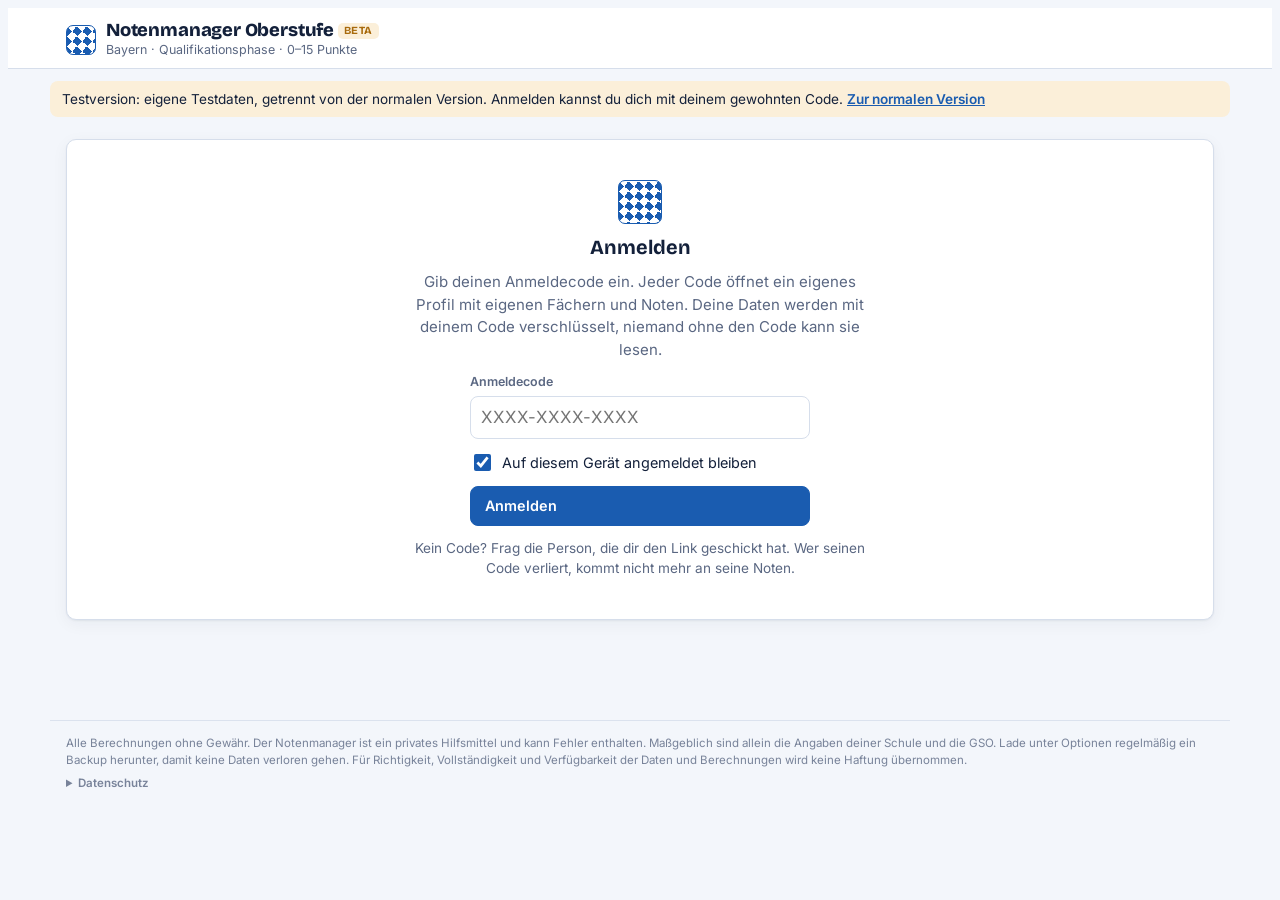
<file: beta/index.html>
<!doctype html>
<html lang="de">
<head>
<meta charset="utf-8">
<meta name="viewport" content="width=device-width, initial-scale=1, viewport-fit=cover">
<title>Notenmanager Beta</title>
<link rel="manifest" href="manifest.webmanifest">
<link rel="icon" href="icons/favicon.svg" type="image/svg+xml">
<link rel="apple-touch-icon" href="icons/apple-touch-icon.png">
<meta name="theme-color" content="#ffffff" media="(prefers-color-scheme: light)">
<meta name="theme-color" content="#141c2b" media="(prefers-color-scheme: dark)">
<meta name="mobile-web-app-capable" content="yes">
<meta name="apple-mobile-web-app-title" content="Notenmanager">
<link rel="stylesheet" href="../fonts/fonts.css">
<style>
/* Layout: Kopfleiste mit Rauten-Marke + Tabs, darunter eine Spalte (max 1180px); Übersicht = Kennzahlen → Halbjahre → Einbringungsmatrix → Zulassung */
:root {
  --bg: #f3f6fb;
  --surface: #ffffff;
  --surface-2: #eaf0f8;
  --fg: #13203a;
  --muted: #5a6782;
  --line: #d6deeb;
  --accent: #1a5cb0;
  --accent-fg: #ffffff;
  --accent-soft: #e1ecfb;
  --good: #19804a;
  --good-soft: #def3e6;
  --warn: #a86a0c;
  --warn-soft: #fbefd9;
  --bad: #bd3a24;
  --bad-soft: #fbe3de;
  --shadow: 0 1px 2px rgba(19, 32, 58, .06), 0 4px 16px rgba(19, 32, 58, .05);
  --font-display: "Bricolage Grotesque", "Segoe UI", system-ui, sans-serif;
  --font-body: "Inter", "Segoe UI", system-ui, -apple-system, sans-serif;
  --r: 10px;
}
@media (prefers-color-scheme: dark) {
  :root:not([data-theme="light"]) {
    --bg: #0d1320; --surface: #141c2b; --surface-2: #1b2538; --fg: #e5ebf5; --muted: #98a5bb;
    --line: #29344b; --accent: #6aa5ff; --accent-fg: #0b1424; --accent-soft: #1a2b48;
    --good: #4cc387; --good-soft: #15301f; --warn: #e3b458; --warn-soft: #36290f;
    --bad: #f27c66; --bad-soft: #3a1c16; --shadow: 0 1px 2px rgba(0,0,0,.3);
    color-scheme: dark;
  }
}
:root[data-theme="dark"] {
  --bg: #0d1320; --surface: #141c2b; --surface-2: #1b2538; --fg: #e5ebf5; --muted: #98a5bb;
  --line: #29344b; --accent: #6aa5ff; --accent-fg: #0b1424; --accent-soft: #1a2b48;
  --good: #4cc387; --good-soft: #15301f; --warn: #e3b458; --warn-soft: #36290f;
  --bad: #f27c66; --bad-soft: #3a1c16; --shadow: 0 1px 2px rgba(0,0,0,.3);
  color-scheme: dark;
}
* { box-sizing: border-box; }
[hidden] { display: none !important; }
body { background: var(--bg); color: var(--fg); font-family: var(--font-body); font-size: 15px; line-height: 1.5; }
body::before { content: ""; position: fixed; inset: 0 0 auto; height: env(safe-area-inset-top, 0px); z-index: 10; background: var(--surface); }
h1, h2, h3 { font-family: var(--font-display); text-wrap: balance; margin: 0; line-height: 1.15; }
h2 { font-size: 1.25rem; font-weight: 700; }
h3 { font-size: 1.02rem; font-weight: 700; }
button, input, select, textarea { font: inherit; color: inherit; }
:focus-visible { outline: 2px solid var(--accent); outline-offset: 2px; }
.num { font-variant-numeric: tabular-nums; }
.muted { color: var(--muted); }
.small { font-size: .85rem; }
.label { font-size: .72rem; text-transform: uppercase; letter-spacing: .08em; font-weight: 600; color: var(--muted); }

/* Kopf */
.top { position: sticky; top: env(safe-area-inset-top, 0px); z-index: 6; background: var(--surface); border-bottom: 1px solid var(--line); }
.wrap { max-width: 1180px; margin: 0 auto; padding-left: max(16px, env(safe-area-inset-left, 0px)); padding-right: max(16px, env(safe-area-inset-right, 0px)); }
.top-row { display: flex; align-items: center; gap: 12px; padding-block: 12px 8px; flex-wrap: wrap; }
.brand { display: flex; align-items: center; gap: 10px; min-width: 0; }
.raute { width: 30px; height: 30px; border-radius: 7px; flex: none;
  background: conic-gradient(from 45deg, var(--accent) 0 25%, var(--surface) 0 50%, var(--accent) 0 75%, var(--surface) 0) 0 0 / 10px 10px;
  border: 1px solid var(--accent); }
.brand h1 { font-size: 1.15rem; font-weight: 800; letter-spacing: -.01em; }
.brand .sub { font-size: .78rem; color: var(--muted); }
.sync { margin-left: auto; display: inline-flex; align-items: center; gap: 6px; font-size: .8rem; color: var(--muted); padding: 4px 10px; border-radius: 999px; background: var(--surface-2); }
.sync .dot { width: 8px; height: 8px; border-radius: 50%; background: var(--muted); }
.sync[data-s="synced"] .dot { background: var(--good); }
.sync[data-s="saving"] .dot, .sync[data-s="connecting"] .dot { background: var(--warn); }
.sync[data-s="error"] .dot, .sync[data-s="offline"] .dot { background: var(--bad); }
nav.tabs { display: flex; gap: 4px; overflow-x: auto; scrollbar-width: none; }
nav.tabs a { padding: 9px 14px 10px; text-decoration: none; color: var(--muted); font-weight: 600; font-size: .92rem; border-bottom: 2.5px solid transparent; white-space: nowrap; }
nav.tabs a[aria-current="page"] { color: var(--fg); border-bottom-color: var(--accent); }

main { padding-block: 22px 60px; display: grid; gap: 22px; }
.card { background: var(--surface); border: 1px solid var(--line); border-radius: var(--r); padding: 18px; box-shadow: var(--shadow); min-width: 0; }
.card-head { display: flex; align-items: baseline; justify-content: space-between; gap: 12px; flex-wrap: wrap; margin-bottom: 14px; }
.grid { display: grid; gap: 16px; }
.g-hero { grid-template-columns: minmax(0, 1.25fr) minmax(0, 2fr); }
.g-4 { grid-template-columns: repeat(4, minmax(0, 1fr)); }
.g-2 { grid-template-columns: repeat(2, minmax(0, 1fr)); }
@media (max-width: 900px) { .g-hero { grid-template-columns: 1fr; } .g-4 { grid-template-columns: repeat(2, minmax(0, 1fr)); } }
@media (max-width: 620px) { .g-2 { grid-template-columns: 1fr; } }
@media (max-width: 420px) { .g-4 { grid-template-columns: 1fr; } }

/* Abischnitt */
.hero { display: flex; flex-direction: column; gap: 10px; background: var(--accent); color: var(--accent-fg); border-color: var(--accent); }
.hero .label { color: inherit; opacity: .8; }
.schnitt { font-family: var(--font-display); font-weight: 800; font-size: clamp(3.4rem, 9vw, 4.8rem); line-height: 1; letter-spacing: -.03em; }
.hero .meta { font-size: .9rem; opacity: .9; }
.bar { height: 8px; border-radius: 99px; background: color-mix(in srgb, currentColor 22%, transparent); overflow: hidden; }
.bar > i { display: block; height: 100%; background: currentColor; border-radius: inherit; }
.mc-only, .mc-chev { display: none; }
@media (max-width: 640px) {
  .mc > .card-head { cursor: pointer; user-select: none; margin-bottom: 0; display: grid; grid-template-columns: minmax(0, 1fr) auto; column-gap: 12px; row-gap: 4px; align-items: center; }
  .mc > .card-head > :not(.mc-chev) { grid-column: 1; }
  .mc > .card-head > .mc-chev { grid-column: 2; grid-row: 1 / span 2; margin: 0 4px 0 0; }
  .mc.open > .card-head { margin-bottom: 14px; }
  .mc:not(.open) > :not(.card-head) { display: none !important; }
  .mc-only { display: flex; }
  .stats-wrap.mc { background: var(--surface); border: 1px solid var(--line); border-radius: var(--r); padding: 18px; box-shadow: var(--shadow); }
  section.mc:not(.card) { background: var(--surface); border: 1px solid var(--line); border-radius: var(--r); padding: 18px; box-shadow: var(--shadow); }
  .mc-chev { display: inline-block; width: 9px; height: 9px; margin-left: auto; border-right: 2px solid var(--muted); border-bottom: 2px solid var(--muted); transform: rotate(45deg); transition: transform .15s; flex: none; }
  .mc.open .mc-chev { transform: rotate(-135deg); }
}
.stats { display: grid; grid-template-columns: repeat(2, minmax(0, 1fr)); gap: 12px; }
.stat { background: var(--surface); border: 1px solid var(--line); border-radius: var(--r); padding: 14px 16px; display: grid; gap: 4px; align-content: start; }
.stat .v { font-family: var(--font-display); font-weight: 700; font-size: 1.7rem; line-height: 1.1; }
.stat .v small { font-size: .9rem; font-weight: 600; color: var(--muted); }
@media (max-width: 420px) { .stats { grid-template-columns: 1fr; } }

/* Halbjahr-Karten */
.hj { display: grid; gap: 8px; }
.hj.current { outline: 2px solid var(--accent); outline-offset: -1px; }
.hj .big { font-family: var(--font-display); font-size: 1.9rem; font-weight: 700; line-height: 1; }
.hj-row { display: flex; justify-content: space-between; gap: 8px; font-size: .88rem; }

/* Punkte-Chips */
.pt { display: inline-flex; align-items: center; justify-content: center; min-width: 2.1em; height: 1.9em; padding: 0 .45em; border-radius: 6px; font-weight: 700; font-variant-numeric: tabular-nums; font-size: .9rem; background: var(--surface-2); color: var(--fg); border: 1.5px solid transparent; }
.pt.b5 { background: var(--good-soft); color: var(--good); }
.pt.b4 { background: var(--accent-soft); color: var(--accent); }
.pt.b2 { background: var(--warn-soft); color: var(--warn); }
.pt.b1 { background: var(--bad-soft); color: var(--bad); }
.pt.out { background: transparent; border: 1.5px dashed var(--line); color: var(--muted); font-weight: 600; }
.pt.plan { border-style: dashed; border-color: currentColor; }
.pt.unsure { border-style: dashed; border-color: var(--warn); }
.unsure-tag { color: var(--warn); font-weight: 600; }
.pt.raw { font-weight: 600; }

/* Tabelle */
.tbl-wrap { overflow-x: auto; margin: 0 -4px; }
table { border-collapse: collapse; width: 100%; min-width: 520px; }
th, td { padding: 8px 6px; text-align: left; border-bottom: 1px solid var(--line); vertical-align: middle; }
th { font-size: .72rem; text-transform: uppercase; letter-spacing: .07em; color: var(--muted); font-weight: 600; }
td.c, th.c { text-align: center; }
td.r, th.r { text-align: right; }
tfoot td { font-weight: 700; border-bottom: none; }
.subj-cell { display: flex; align-items: center; gap: 8px; min-width: 0; }
.legend { display: flex; flex-wrap: wrap; gap: 14px; font-size: .82rem; color: var(--muted); margin-top: 12px; align-items: center; }
.legend span { display: inline-flex; align-items: center; gap: 6px; }

/* Badges */
.badge { display: inline-block; font-size: .68rem; font-weight: 700; letter-spacing: .05em; text-transform: uppercase; padding: 2px 6px; border-radius: 5px; background: var(--surface-2); color: var(--muted); white-space: nowrap; }
.badge.lf { background: var(--accent); color: var(--accent-fg); }
.badge.abi { background: var(--accent-soft); color: var(--accent); }
#profile { text-transform: none; letter-spacing: 0; font-size: .82rem; padding: 4px 10px; border-radius: 999px; max-width: 220px; overflow: hidden; text-overflow: ellipsis; }

/* Checks */
.checks { display: grid; gap: 8px; list-style: none; padding: 0; margin: 0; }
.checks li { display: grid; grid-template-columns: 22px minmax(0, 1fr) auto; gap: 10px; align-items: start; padding: 8px 0; border-bottom: 1px solid var(--line); }
.checks li:last-child { border-bottom: none; }
@media (max-width: 640px) { .checks li { grid-template-columns: 22px minmax(0, 1fr); row-gap: 2px; } .checks li > :nth-child(3) { grid-column: 2; text-align: left !important; } }
.ico { width: 20px; height: 20px; border-radius: 50%; display: grid; place-items: center; font-size: .75rem; font-weight: 800; margin-top: 1px; }
.ico.ok { background: var(--good-soft); color: var(--good); }
.ico.warn { background: var(--bad-soft); color: var(--bad); }
.ico.open { background: var(--surface-2); color: var(--muted); }

/* Formulare & Buttons */
.btn { display: inline-flex; align-items: center; gap: 6px; padding: 8px 14px; border-radius: 8px; border: 1px solid var(--line); background: var(--surface); cursor: pointer; font-weight: 600; font-size: .9rem; text-decoration: none; }
.btn:hover { border-color: var(--accent); }
.btn.primary { background: var(--accent); color: var(--accent-fg); border-color: var(--accent); }
.btn.danger { color: var(--bad); }
.btn.danger.solid { background: var(--bad); color: #fff; border-color: var(--bad); }
.btn.ghost { border-color: transparent; background: transparent; padding: 6px 8px; }
.btn.sm { padding: 5px 10px; font-size: .82rem; }
.btn:disabled { opacity: .45; cursor: not-allowed; border-color: var(--line); }
.field input:disabled, .field select:disabled { opacity: .45; cursor: not-allowed; }
.btn svg { width: 16px; height: 16px; flex: none; }
.card.editing { outline: 2px solid var(--accent); outline-offset: -1px; }
.fc-start { display: flex; flex-wrap: wrap; align-items: center; justify-content: space-between; gap: 10px; margin-bottom: 14px; }
.fc-bar { position: relative; display: flex; flex-wrap: wrap; align-items: center; justify-content: space-between; gap: 10px; margin-bottom: 14px; padding: 12px 16px; border-radius: 12px; background: var(--warn-soft); color: var(--warn); border: 1px dashed var(--warn); }
.fc-bar > div { display: flex; flex-direction: column; gap: 2px; }
.sec-bar { display: flex; flex-wrap: wrap; align-items: center; justify-content: space-between; gap: 10px; margin-bottom: 14px; padding: 12px 16px; border-radius: 12px; background: var(--bad-soft); color: var(--fg); border: 1px solid var(--bad); }
.sec-bar > div { display: flex; flex-direction: column; gap: 2px; }
.code-box { font-family: ui-monospace, Consolas, monospace; font-weight: 700; font-size: 1.25rem; letter-spacing: .06em; }
body.forecast #app { outline: 2px dashed var(--warn); outline-offset: 6px; border-radius: 12px; }
.site-foot p { margin: 0 0 6px; }
.site-foot summary { cursor: pointer; font-weight: 600; width: fit-content; }
.site-foot details[open] summary { margin-bottom: 6px; }
.site-foot { margin-top: 40px; padding-top: 14px; padding-bottom: calc(24px + env(safe-area-inset-bottom, 0px)); border-top: 1px solid var(--line); font-size: .72rem; line-height: 1.5; color: var(--muted); opacity: .8; }
.modal-bg { position: fixed; inset: 0; z-index: 30; background: rgba(10, 20, 40, .45); display: grid; place-items: center; padding: 16px; }
.modal-bg[hidden] { display: none; }
.modal { width: 100%; max-width: 380px; display: grid; gap: 12px; }
.modal p { margin: 0; }
.modal .actions { justify-content: flex-end; }
.edit-note { font-size: .82rem; color: var(--accent); font-weight: 600; }
.kv { display: grid; grid-template-columns: repeat(auto-fit, minmax(170px, 1fr)); gap: 12px 18px; margin: 0; }
.kv div { min-width: 0; }
.kv dt { font-size: .75rem; font-weight: 600; color: var(--muted); }
.kv dd { margin: 2px 0 0; font-weight: 600; overflow-wrap: anywhere; }
.field { display: grid; gap: 4px; min-width: 0; }
.field > span { font-size: .78rem; font-weight: 600; color: var(--muted); }
input[type="text"], input[type="number"], input[type="date"], select, textarea { width: 100%; padding: 8px 10px; border: 1px solid var(--line); border-radius: 8px; background: var(--surface); min-width: 0; }
textarea { min-height: 120px; font-family: ui-monospace, Consolas, monospace; font-size: .8rem; }
.check { display: inline-flex; align-items: center; gap: 8px; font-size: .9rem; cursor: pointer; }
.check input { width: 17px; height: 17px; accent-color: var(--accent); }
.form-row { display: grid; gap: 10px; grid-template-columns: repeat(auto-fit, minmax(130px, 1fr)); align-items: end; }
.actions { display: flex; gap: 8px; flex-wrap: wrap; align-items: center; }

/* Fächer */
.subj-layout { display: grid; grid-template-columns: 300px minmax(0, 1fr); gap: 18px; align-items: start; }
@media (max-width: 860px) { .subj-layout { grid-template-columns: 1fr; } }
.subj-list { display: grid; gap: 6px; padding: 10px; }
.subj-item { display: grid; grid-template-columns: minmax(0, 1fr) auto; gap: 6px; align-items: center; padding: 9px 10px; border-radius: 8px; border: 1px solid transparent; background: none; text-align: left; cursor: pointer; width: 100%; }
.subj-item:hover { background: var(--surface-2); }
.subj-item[aria-current="true"] { background: var(--accent-soft); border-color: var(--accent); }
.subj-item .n { font-weight: 600; overflow: hidden; text-overflow: ellipsis; white-space: nowrap; }
.mini { display: flex; gap: 3px; }
.hj-grid { display: grid; grid-template-columns: repeat(auto-fit, minmax(min(100%, 290px), 1fr)); gap: 16px; align-items: start; }
.list-toggle { display: none; }
@media (max-width: 860px) {
  .list-toggle { display: inline-flex; }
  .subj-list.collapsed .subj-item { display: none; }
  .subj-list.collapsed .card-head { margin-bottom: 4px !important; }
}
/* Admin: Konten einzeln bearbeiten */
.acc-item .sub { display: block; font-size: .78rem; font-weight: 400; color: var(--muted); overflow: hidden; text-overflow: ellipsis; white-space: nowrap; }
.acc-item[hidden] { display: none !important; }
.acc-code { font-family: ui-monospace, Consolas, monospace; font-weight: 700; letter-spacing: .06em; }
.danger-zone { border-color: var(--bad-soft); }
/* Fächer & Noten: Handy erst Liste, dann Fach mit Zurück-Knopf; PC nebeneinander */
.subj-detail { display: grid; gap: 12px; min-width: 0; }
.subj-back { display: none; justify-self: start; }
@media (max-width: 860px) {
  .subj-layout.pick.detail > .subj-list, .subj-layout.pick:not(.detail) > .subj-detail { display: none; }
  .subj-back { display: inline-flex; }
}
.mini .pt { min-width: 1.75em; height: 1.6em; font-size: .75rem; }
.hjblock { border: 1px solid var(--line); border-radius: var(--r); padding: 14px; display: grid; gap: 10px; }
.hjblock-head { display: flex; justify-content: space-between; align-items: center; gap: 10px; flex-wrap: wrap; }
.formula { font-size: .83rem; color: var(--muted); }
.grades { display: grid; gap: 6px; }
.grade { display: grid; grid-template-columns: auto minmax(0, 1fr) auto; gap: 10px; align-items: center; padding: 6px 8px; border-radius: 8px; background: var(--surface-2); }
.grade .t { min-width: 0; }
.grade .t b { font-weight: 600; font-size: .9rem; }
.grade .t div { font-size: .78rem; color: var(--muted); overflow-wrap: anywhere; }
.need { font-size: .82rem; background: var(--accent-soft); color: var(--fg); padding: 8px 10px; border-radius: 8px; }
details.settings > summary { cursor: pointer; font-weight: 600; font-size: .9rem; color: var(--accent); list-style: none; }
details.settings > summary::-webkit-details-marker { display: none; }
details.settings[open] > summary { margin-bottom: 12px; }
.tpl-grid { display: grid; grid-template-columns: repeat(auto-fill, minmax(190px, 1fr)); gap: 6px; }
.tpl-grid label { padding: 7px 10px; border: 1px solid var(--line); border-radius: 8px; }
.tpl-grid label.has { opacity: .5; }
.empty { text-align: center; padding: 40px 20px; display: grid; gap: 12px; justify-items: center; }
.empty p { max-width: 52ch; margin: 0; }
.toast { position: fixed; left: 50%; bottom: calc(18px + env(safe-area-inset-bottom, 0px)); transform: translateX(-50%); background: var(--fg); color: var(--bg); padding: 10px 16px; border-radius: 8px; font-size: .9rem; z-index: 20; max-width: calc(100% - 32px); }
.prose { max-width: 70ch; }
.prose p, .prose li { margin: 0 0 8px; }
.prose ul { padding-left: 20px; margin: 0 0 10px; }
.prose a { color: var(--accent); }
.ptable { display: grid; grid-template-columns: repeat(8, minmax(0, 1fr)); gap: 6px; }
.ptable div { text-align: center; padding: 6px 0; border-radius: 6px; background: var(--surface-2); font-size: .82rem; }
.ptable b { display: block; font-size: 1rem; }
@media (max-width: 520px) { .ptable { grid-template-columns: repeat(4, minmax(0, 1fr)); } }
.seg { display: grid; gap: 10px; }
.seg .check { align-items: flex-start; }
/* Optionen: links Gruppen, rechts Einstellungen der Gruppe (Handy: erst Liste, dann Gruppe) */
.opt-layout { display: grid; grid-template-columns: 250px minmax(0, 1fr); gap: 18px; align-items: start; }
.opt-nav { display: grid; gap: 4px; padding: 8px; position: sticky; top: 118px; }
.opt-item { display: grid; grid-template-columns: 34px minmax(0, 1fr) auto; gap: 10px; align-items: center; padding: 9px 10px; border-radius: 8px; border: 1px solid transparent; background: none; text-align: left; cursor: pointer; width: 100%; color: var(--fg); }
.opt-item:hover { background: var(--surface-2); }
.opt-item[aria-current="true"] { background: var(--accent-soft); border-color: var(--accent); }
.opt-item .oi { width: 34px; height: 34px; border-radius: 8px; display: grid; place-items: center; background: var(--surface-2); color: var(--accent); }
.opt-item[aria-current="true"] .oi { background: var(--surface); }
.opt-item .oi svg { width: 18px; height: 18px; }
.opt-item b { display: block; font-size: .95rem; }
.opt-item small { display: block; color: var(--muted); font-size: .78rem; overflow: hidden; text-overflow: ellipsis; white-space: nowrap; }
.opt-item .chev { color: var(--muted); display: none; }
.opt-main { display: grid; gap: 18px; min-width: 0; }
.opt-title { display: flex; align-items: center; gap: 10px; flex-wrap: wrap; }
.opt-title h2 { margin: 0; font-size: 1.35rem; }
.opt-back { display: none; }
.opt-main .subj-layout { grid-template-columns: 240px minmax(0, 1fr); }
@media (max-width: 1100px) { .opt-main .subj-layout { grid-template-columns: 1fr; } .opt-main .subj-list.collapsed .subj-item { display: none; } .opt-main .list-toggle { display: inline-flex; } }
@media (max-width: 760px) {
  .opt-layout { grid-template-columns: 1fr; }
  .opt-nav { position: static; padding: 6px; }
  .opt-item { padding: 12px 10px; }
  .opt-item .chev { display: block; }
  .opt-item[aria-current="true"] { background: none; border-color: transparent; }
  .opt-item[aria-current="true"] .oi { background: var(--surface-2); }
  .opt-layout.detail .opt-nav, .opt-layout:not(.detail) .opt-main { display: none; }
  .opt-back { display: inline-flex; }
}
.info-wrap { display: grid; gap: 18px; }
nav.tabs .t-short { display: none; }
@media (max-width: 520px) { nav.tabs { gap: 0; } nav.tabs a { padding: 9px 6px 10px; font-size: .84rem; } nav.tabs .t-long { display: none; } nav.tabs .t-short { display: inline; } }
.beta-bar { margin-top: 12px; padding: 8px 12px; border-radius: 8px; background: var(--warn-soft); color: var(--fg); font-size: .85rem; }
.beta-bar a { color: var(--accent); font-weight: 600; }
.badge.beta { background: var(--warn-soft); color: var(--warn); vertical-align: middle; }
@media (prefers-reduced-motion: reduce) { * { transition: none !important; animation: none !important; } }
</style>
</head>
<body>

<header class="top">
  <div class="wrap">
    <div class="top-row">
      <div class="brand">
        <div class="raute" aria-hidden="true"></div>
        <div>
          <h1><span id="app-title">Notenmanager Oberstufe</span> <span class="badge beta">Beta</span></h1>
          <div class="sub" id="app-sub">Bayern · Qualifikationsphase · 0–15 Punkte</div>
        </div>
      </div>
      <div class="sync" id="sync" data-s="local" hidden><span class="dot"></span><span id="sync-text">Lokal gespeichert</span></div>
      <span class="badge abi" id="profile" hidden></span>
      <button class="btn sm" id="logout" data-action="logout" hidden>Abmelden</button>
    </div>
    <nav class="tabs" aria-label="Bereiche">
      <a href="#uebersicht" data-tab="uebersicht">Übersicht</a>
      <a href="#faecher" data-tab="faecher">Fächer &amp; Noten</a>
      <a href="#abitur" data-tab="abitur">Abitur</a>
      <a href="#informationen" data-tab="informationen"><span class="t-long">Informationen</span><span class="t-short">Infos</span></a>
      <a href="#optionen" data-tab="optionen">Optionen</a>
      <a href="#admin" data-tab="admin" id="tab-admin" hidden>Admin</a>
    </nav>
  </div>
</header>
<div class="wrap beta-bar">Testversion: eigene Testdaten, getrennt von der normalen Version. Anmelden kannst du dich mit deinem gewohnten Code. <a href="../">Zur normalen Version</a></div>
<main class="wrap" id="app"></main>
<footer class="wrap site-foot">
  <p>Alle Berechnungen ohne Gewähr. Der Notenmanager ist ein privates Hilfsmittel und kann Fehler enthalten. Maßgeblich sind allein die Angaben deiner Schule und die GSO. Lade unter Optionen regelmäßig ein Backup herunter, damit keine Daten verloren gehen. Für Richtigkeit, Vollständigkeit und Verfügbarkeit der Daten und Berechnungen wird keine Haftung übernommen.</p>
  <details><summary>Datenschutz</summary>
    <p>Gespeichert werden deine Fächer und Noten sowie der Name, den der Admin deinem Code gibt. Beides wird schon auf deinem Gerät mit deinem Anmeldecode verschlüsselt und nur verschlüsselt übertragen. Lesen kann es nur, wer deinen Code kennt: du und der Admin, der die Codes vergibt. Der Betreiber der Datenbank sieht nur verschlüsselte Daten. Zusätzlich liegt eine verschlüsselte Kopie im Speicher deines Browsers.</p>
    <p>Für die Liste der letzten Anmeldungen (Optionen, Sicherheit) werden Zeitpunkt und Gerätetyp gespeichert, z. B. „Android, Chrome“, ebenfalls mit deinem Code verschlüsselt. Der Admin, der deinen Code vergeben hat, kann diese Liste in der Kontoverwaltung sehen. IP-Adressen werden nicht gespeichert. Änderst du deinen Code, bleibt ein Vermerk vom alten auf den neuen Code (nur als Prüfsumme). Der neue Code wird zusätzlich so verschlüsselt hinterlegt, dass nur der Admin ihn lesen kann, damit er dein Profil weiter verwalten kann.</p>
    <p>Die verschlüsselten Daten liegen in Google Firebase (Cloud Firestore, Rechenzentren in der EU). Die Seite wird über GitHub Pages ausgeliefert, die Firebase-Bibliotheken kommen von Google. Dabei verarbeiten GitHub und Google technisch bedingt deine IP-Adresse und Browserdaten. Die Schriftarten liegen direkt auf dieser Seite. Es gibt keine Werbung, kein Tracking und keine Weitergabe an Dritte.</p>
    <p>Wenn deine Daten gelöscht werden sollen, wende dich an die Person, von der du deinen Code hast. Dann werden Code und Profil entfernt. Mit der Nutzung nimmst du diese Hinweise zur Kenntnis.</p>
  </details>
</footer>
<div class="toast" id="toast" hidden></div>
<div class="modal-bg" id="logout-modal" data-action="logout-cancel" hidden>
  <div class="modal card" role="dialog" aria-modal="true" aria-labelledby="logout-title">
    <h2 id="logout-title">Wirklich abmelden?</h2>
    <p class="muted">Zum erneuten Anmelden brauchst du deinen Anmeldecode.</p>
    <div class="actions"><button class="btn" data-action="logout-cancel">Abbrechen</button><button class="btn danger solid" data-action="logout-confirm">Abmelden</button></div>
  </div>
</div>

<script>
"use strict";
/* ================= Konstanten ================= */
const CATS = {
  sa:        { label: "Klausur/Schulaufgabe", group: "gross" },
  abfrage:   { label: "Abfrage", group: "klein" },
  muendlich: { label: "Unterrichtsbeitrag", group: "klein" },
  referat:   { label: "Referat", group: "klein" },
  ex:        { label: "Ex", group: "klein" },
  test:      { label: "Test", group: "klein" },
  praktisch: { label: "Praxis / Projekt", group: "praktisch" },
  // ältere Arten: nicht mehr auswählbar, bereits eingetragene Noten zählen weiter
  klausur:   { label: "Klausur/Schulaufgabe", group: "gross", old: true },
  kurzarbeit:{ label: "Kurzarbeit", group: "klein", old: true },
  sonstige:  { label: "Sonstiger kleiner LN", group: "klein", old: true }
};
const NOTE = ["6","5-","5","5+","4-","4","4+","3-","3","3+","2-","2","2+","1-","1","1+"];
const LABELS = { g9: ["12/1","12/2","13/1","13/2"], g8: ["11/1","11/2","12/1","12/2"] };
const SLOTS_TOTAL = 40;       // eingebrachte Halbjahresleistungen inkl. Seminararbeit
const SLOTS_SEMINAR = 2;      // Seminararbeit zählt wie 2 Halbjahresleistungen

// Fachgruppen für die Wahl der Abiturfächer (§ 48 GSO, § 19 Abs. 1 GSO, Anlage 3)
// field: Aufgabenfeld (slk = sprachl.-lit.-künstl., gpr = gesellschaftswiss., mint = math.-naturwiss.-techn.)
const GROUPS = {
  deutsch:  { label: "Deutsch", field: "slk", abi: true, lf: false },
  mathe:    { label: "Mathematik", field: "mint", abi: true, lf: false },
  fs:       { label: "Fortgeführte Fremdsprache", field: "slk", abi: true, lf: true },
  fs_spaet: { label: "Spät beginnende Fremdsprache (nur mündlich)", field: "slk", abi: true, lf: false, oral: true },
  nw:       { label: "Naturwissenschaft (Biologie, Chemie, Physik)", field: "mint", abi: true, lf: true },
  inf:      { label: "Informatik", field: "mint", abi: true, lf: true },
  inf_spaet:{ label: "Spät beginnende Informatik (nur mündlich)", field: "mint", abi: true, lf: false, oral: true },
  gpr:      { label: "Gesellschaftswiss. Fach (Religion/Ethik, Geschichte, PuG, Geographie, WR)", field: "gpr", abi: true, lf: true },
  kumu:     { label: "Kunst oder Musik", field: "slk", abi: true, lf: true },
  sport:    { label: "Sport (nur als Leistungsfach)", field: null, abi: true, lf: true, lfOnly: true },
  seminar:  { label: "W-Seminar", field: null, abi: false, lf: false },
  vk:       { label: "Vertiefungskurs Deutsch/Mathematik (nur 12/1–12/2)", field: null, abi: false, lf: false },
  none:     { label: "Zusatzangebot / Profilfach (kein Abiturfach, höchstens 3 HJL)", field: null, abi: false, lf: false }
};
const FIELDS = { slk: "sprachlich-literarisch-künstlerisch", gpr: "gesellschaftswissenschaftlich", mint: "mathematisch-naturwissenschaftlich-technisch" };

// Fachvorlagen (Pflichtbelegung laut Stundentafel G9); g = Fachgruppe. Pflichteinbringungen werden automatisch berechnet.
const Q12 = [true, true, false, false];
const TEMPLATES = [
  { name: "Deutsch", short: "D", core: true, g: "deutsch" },
  { name: "Mathematik", short: "M", core: true, g: "mathe" },
  { name: "Englisch", short: "E", g: "fs" },
  { name: "Französisch", short: "F", g: "fs" },
  { name: "Latein", short: "L", g: "fs" },
  { name: "Spanisch (spät beginnend)", short: "Sp", g: "fs_spaet" },
  { name: "Spanisch", short: "Sp", g: "fs" },
  { name: "Italienisch", short: "It", g: "fs" },
  { name: "Griechisch", short: "Gr", g: "fs" },
  { name: "Katholische Religionslehre", short: "K", g: "gpr" },
  { name: "Evangelische Religionslehre", short: "Ev", g: "gpr" },
  { name: "Ethik", short: "Eth", g: "gpr" },
  { name: "Geschichte", short: "G", g: "gpr" },
  { name: "Politik und Gesellschaft", short: "PuG", g: "gpr", hj: Q12 },
  { name: "Geographie", short: "Geo", g: "gpr", hj: Q12 },
  { name: "Wirtschaft und Recht", short: "WR", g: "gpr", hj: Q12 },
  { name: "Biologie", short: "B", g: "nw" },
  { name: "Chemie", short: "C", g: "nw" },
  { name: "Physik", short: "Ph", g: "nw" },
  { name: "Informatik", short: "Inf", g: "inf" },
  { name: "Informatik (spät beginnend)", short: "Inf", g: "inf_spaet" },
  { name: "Kunst", short: "Ku", g: "kumu" },
  { name: "Musik", short: "Mu", g: "kumu" },
  { name: "Sport", short: "Spo", type: "sport", g: "sport" },
  { name: "W-Seminar", short: "W", type: "wseminar", hj: Q12, g: "seminar" },
  { name: "Vertiefungskurs Deutsch", short: "VK D", hj: Q12, g: "vk", vkFor: "D" },
  { name: "Vertiefungskurs Mathematik", short: "VK M", hj: Q12, g: "vk", vkFor: "M" },
  { name: "Theater und Film", short: "TuF", g: "none" },
  { name: "Biologisch-chemisches Praktikum", short: "BCP", hj: Q12, g: "none" },
  { name: "Psychologie", short: "Psy", g: "none" },
  { name: "Philosophie", short: "Phil", g: "none" }
];

/* ================= Zustand ================= */
const LS_KEY = "notenmanager-beta-oberstufe-v1";
const LS_UI = "notenmanager-beta-ui-v1";
function uid() { return Math.random().toString(36).slice(2, 10) + Date.now().toString(36).slice(-4); }
function defaultState() {
  return {
    v: 1, updatedAt: 0,
    settings: { mode: "os", labels: "g9", currentHj: 0, includePlan: true, streichung: false, subst: "none", kumuLf: false },
    ums: uDefault(),
    subjects: [],
    seminar: { arbeit: null, praes: null },
    exams: [
      { subjectId: null, points: null, zusatz: null, art: "schriftlich" },
      { subjectId: null, points: null, zusatz: null, art: "schriftlich" },
      { subjectId: null, points: null, zusatz: null, art: "schriftlich" },
      { subjectId: null, points: null, zusatz: null, art: "mündlich" },
      { subjectId: null, points: null, zusatz: null, art: "mündlich" }
    ]
  };
}
function migrate(s) {
  const d = defaultState();
  if (!s || typeof s !== "object") return d;
  // Alte Beispieldaten verwerfen (Einstellungen bleiben)
  if (s.demo) { d.settings = Object.assign(d.settings, s.settings || {}); d.updatedAt = Date.now(); return d; }
  const out = Object.assign(d, s);
  out.settings = Object.assign(defaultState().settings, s.settings || {});
  out.seminar = Object.assign({ arbeit: null, praes: null }, s.seminar || {});
  out.subjects = Array.isArray(s.subjects) ? s.subjects.map(fixSubject) : [];
  out.ums = uMigrate(s.ums);
  out.exams = Array.isArray(s.exams) && s.exams.length === 5 ? s.exams.map(e => Object.assign({ subjectId: null, points: null, zusatz: null, art: "schriftlich" }, e)) : d.exams;
  return out;
}
function fixSubject(x) {
  const o = fixSubjectRaw(x);
  // Deutsch und Mathematik sind immer Leistungsfächer (schriftliches Abitur, alle HJL Pflicht)
  if (/^deutsch$/i.test(o.name.trim())) { o.core = true; o.lf = true; o.group = "deutsch"; }
  if (/^mathematik$/i.test(o.name.trim())) { o.core = true; o.lf = true; o.group = "mathe"; }
  if (!GROUPS[o.group]) { const t = TEMPLATES.find(t => t.name.toLowerCase() === o.name.trim().toLowerCase()); o.group = t ? t.g : "none"; }
  if (o.type === "wseminar") o.group = "seminar";
  if (o.group === "vk" && !o.vkFor) o.vkFor = /deutsch/i.test(o.name) ? "D" : "M";
  return o;
}
function fixSubjectRaw(x) {
  return Object.assign({ id: uid(), name: "Fach", short: "", type: "standard", lf: false, core: false, pOv: null, maxOv: null, vkFor: null, vkPartner: null,
    hj: [true, true, true, true], override: [null, null, null, null], grades: [] }, x,
    { hj: Array.isArray(x.hj) && x.hj.length === 4 ? x.hj.slice() : [true, true, true, true],
      override: Array.isArray(x.override) && x.override.length === 4 ? x.override.slice() : [null, null, null, null],
      grades: Array.isArray(x.grades) ? x.grades.slice() : [] });
}
function readLS(k) { try { return localStorage.getItem(k); } catch (e) { return null; } }
function writeLS(k, v) { try { localStorage.setItem(k, v); } catch (e) {} }
function removeLS(k) { try { localStorage.removeItem(k); } catch (e) {} }
let state = defaultState();
// Prognosemodus: Spielwiese auf einer Kopie, echte Daten liegen solange in forecast.real und werden nicht verändert
let forecast = null;
function realState() { return forecast ? forecast.real : state; }
function startForecast() { if (forecast || !session) return; ui.edit = null; ui.confirm = null; forecast = { real: state }; state = JSON.parse(JSON.stringify(state)); render(); toast("Prognosemodus aktiv: nichts wird gespeichert"); }
function endForecast() { if (!forecast) return; state = forecast.real; forecast = null; ui.edit = null; ui.confirm = null; render(); toast("Zurück bei deinen echten Noten"); }
// Noten aus der Zeit vor den Anmeldecodes (unverschlüsselt in diesem Browser), zum Übernehmen in ein Profil
const LS_LEGACY_DONE = "notenmanager-beta-legacy-imported";
let legacy = null && (() => { try { if (readLS(LS_LEGACY_DONE)) return null; const s = JSON.parse(readLS(LS_KEY)); return s && !s.demo && Array.isArray(s.subjects) && s.subjects.length ? s : null; } catch (e) { return null; } })();
let session = null; // { nr, docId, key } – das angemeldete Profil
let ui = Object.assign({ selected: null, showAdd: false, confirm: null }, (() => { try { return JSON.parse(readLS(LS_UI)) || {}; } catch (e) { return {}; } })());
ui.confirm = null;

function hjLabels() { return LABELS[state.settings.labels] || LABELS.g9; }
function commit(opts) {
  if (!session) return;
  if (forecast) { if (!opts || opts.render !== false) render(); return; }
  state.updatedAt = Date.now();
  saveLocal();
  scheduleRemote();
  if (!opts || opts.render !== false) render();
}
function saveUi() { writeLS(LS_UI, JSON.stringify({ selected: ui.selected })); }

/* ================= Rechenkern ================= */
function avg(a) { return a.length ? a.reduce((s, x) => s + x, 0) / a.length : null; }
function wavg(list) {
  let s = 0, w = 0;
  for (const g of list) { const gw = g.weight > 0 ? g.weight : 1; s += g.points * gw; w += gw; }
  return w ? s / w : null;
}
// § 29 Abs. 2 GSO: gerundet, aber keine Aufrundung auf 1 Punkt
function roundPts(raw) {
  if (raw == null) return null;
  let r = Math.floor(raw + 0.5 + 1e-9);
  if (r === 1 && raw < 1) r = 0;
  return Math.max(0, Math.min(15, r));
}
function gradesFor(s, h) {
  return s.grades.filter(g => g.hj === h && (state.settings.includePlan || !g.plan) && typeof g.points === "number");
}
function hjl(s, h) {
  if (!s.hj[h]) return null;
  const gs = gradesFor(s, h);
  const by = grp => gs.filter(g => (CATS[g.cat] || CATS.sonstige).group === grp);
  const gross = avg(by("gross").map(g => g.points));
  const klein = wavg(by("klein"));
  const prak = avg(by("praktisch").map(g => g.points));
  const hasPlan = gs.some(g => g.plan);
  let raw = null, formula = "";
  if (s.override[h] != null) {
    return { raw: s.override[h], final: s.override[h], gross, klein, prak, manual: true, hasPlan: false, formula: "manuell eingetragen" };
  }
  if (s.type === "wseminar") {
    raw = klein; formula = "Ø kleine Leistungsnachweise";
  } else if (s.type === "sport") {
    let base = null;
    if (prak != null && klein != null) { base = (2 * prak + klein) / 3; formula = "(2 × Ø Praxis + Ø kleine) ÷ 3"; }
    else if (prak != null) { base = prak; formula = "Ø Praxis"; }
    else if (klein != null) { base = klein; formula = "Ø kleine"; }
    if (s.lf && gross != null) { raw = base != null ? (base + gross) / 2 : gross; formula = base != null ? "(Sportwert + Theorie) ÷ 2" : "Sporttheorie"; }
    else raw = base;
  } else if (!s.lf && h === 3 && klein != null) {
    // Fächer auf grundlegendem Niveau: in 13/2 nur kleine Leistungsnachweise
    raw = klein; formula = "Ø kleine (grundlegendes Niveau in 13/2)";
  } else {
    const parts = [], names = [];
    if (gross != null) { parts.push(gross); names.push("Schulaufgabe/Klausur"); }
    if (prak != null) { parts.push(prak); names.push("Praxis/Projekt"); }
    if (klein != null) { parts.push(klein); names.push("Ø kleine"); }
    raw = avg(parts);
    formula = parts.length > 1 ? "(" + names.join(" + ") + ") ÷ " + parts.length : (names[0] || "");
  }
  if (raw == null) return null;
  return { raw, final: roundPts(raw), gross, klein, prak, manual: false, hasPlan, formula };
}
function chosenLf() { return state.subjects.find(s => s.lf && !s.core) || null; }
function coreBy(re) { return state.subjects.find(s => s.core && re.test(s.name)) || null; }
// Zeilen: 1 = Deutsch, 2 = Mathematik, 3 = Leistungsfach, 4 und 5 = weitere Fächer.
// Bei Substitution von Deutsch (Mathematik) wird Zeile 1 (2) zu einer frei gewählten 2. Fremdsprache (NW/Informatik).
function subst() { return state.settings.subst || "none"; }
function examPickable(i) { return i >= 3 || (i === 0 && subst() === "D") || (i === 1 && subst() === "M"); }
function examSubjectId(i) {
  const s = examPickable(i) ? findS(state.exams[i].subjectId) : i === 0 ? coreBy(/^deutsch/i) : i === 1 ? coreBy(/^mathe/i) : chosenLf();
  return s ? s.id : null;
}
function examRowLabel(i) {
  if (i === 0) return subst() === "D" ? "2. fortgeführte Fremdsprache (statt Deutsch)" : "Deutsch";
  if (i === 1) return subst() === "M" ? "2. Naturwissenschaft/Informatik (statt Mathematik)" : "Mathematik";
  if (i === 2) return "Leistungsfach";
  return i === 3 ? "Weiteres Fach" : "Weiteres Fach";
}
function grp(s) { return GROUPS[s && s.group] || GROUPS.none; }
function fullyBelegt(s) { return s.hj.every(Boolean); }
function lfEligible(s) {
  if (s.core || !grp(s).lf || !fullyBelegt(s)) return false;
  if (s.group === "kumu" && !state.settings.kumuLf) return false;
  if (subst() === "D") return s.group === "fs";
  if (subst() === "M") return s.group === "nw" || s.group === "inf";
  return true;
}
function freeEligible(s) { const g = grp(s); return !s.core && !s.lf && g.abi && !g.lfOnly && fullyBelegt(s); }
function rowEligible(i, s) {
  if (!freeEligible(s)) return false;
  if (i === 0) return s.group === "fs";
  if (i === 1) return s.group === "nw" || s.group === "inf";
  return true;
}
// Prüfungsart, die das Fach bzw. die Regel vorgibt (§ 48 GSO, Handout PuLSt)
function forcedArt(i) {
  const s = findS(examSubjectId(i));
  if (subst() === "D" && i === 1) return "schriftlich";   // Mathematik verpflichtend schriftlich
  if (subst() === "M" && i === 0) return "schriftlich";   // Deutsch verpflichtend schriftlich
  if (subst() !== "none" && i === 2) return "schriftlich"; // Leistungsfach verpflichtend schriftlich
  if (!s) return null;
  if (s.group === "kumu") return i === 2 ? "schriftlich" : "mündlich";
  if (grp(s).oral) return "mündlich";
  return null;
}
function effArt(i) { return forcedArt(i) || state.exams[i].art || (i < 3 ? "schriftlich" : "mündlich"); }
// Ergebnis in vierfacher Wertung; mündliche Zusatzprüfung (nur schriftliche Fächer): schriftlich : mündlich = 2 : 1
function examV4(i) {
  const e = state.exams[i];
  if (e.points == null) return null;
  if (e.zusatz != null && effArt(i) === "schriftlich") return Math.round((2 * e.points + e.zusatz) * 4 / 3);
  return e.points * 4;
}
// Regeln für die Abiturfächer-Kombination (§ 48 Abs. 1 und 2, § 44 Abs. 2 Nr. 1, § 19 Abs. 2 GSO)
function abiChecks() {
  const subs = [0, 1, 2, 3, 4].map(i => findS(examSubjectId(i)));
  const chosen = subs.filter(Boolean), complete = chosen.length === 5;
  const items = [], add = (st, text, detail) => items.push({ st, text, detail });
  const need = ok => ok ? "ok" : complete ? "warn" : "open";
  const sub = subst();
  add(complete ? "ok" : "open", sub === "none" ? "Fünf Abiturfächer: Deutsch, Mathematik, Leistungsfach + 2 weitere" : "Fünf Abiturfächer (mit Substitution von " + (sub === "D" ? "Deutsch" : "Mathematik") + ")", chosen.length + " von 5");
  const arts = [0, 1, 2, 3, 4].map(effArt);
  const nS = arts.filter(a => a === "schriftlich").length;
  add(nS === 3 ? "ok" : "warn", "Genau 3 schriftliche und 2 mündliche Prüfungen", nS + " schriftlich · " + (5 - nS) + " mündlich");
  if (sub === "none") {
    const eS = [0, 1, 2].filter(i => arts[i] === "schriftlich").length;
    add(eS >= 2 ? "ok" : "warn", "Deutsch, Mathematik, Leistungsfach: mind. 2× schriftlich, höchstens 1× mündlich", eS + " von 3 schriftlich");
    const fS = [3, 4].filter(i => arts[i] === "schriftlich").length;
    add(fS <= 1 ? "ok" : "warn", "Weitere Fächer: mind. 1× mündlich, höchstens 1× schriftlich", fS + " schriftlich");
  } else {
    const lfS = subs[2], pair = subs[sub === "D" ? 0 : 1];
    const okG = sub === "D" ? (s => s.group === "fs") : (s => s.group === "nw" || s.group === "inf");
    add(need(lfS && okG(lfS)), sub === "D" ? "Leistungsfach ist eine fortgeführte Fremdsprache (schriftlich)" : "Leistungsfach ist eine Naturwissenschaft oder Informatik (schriftlich)", lfS ? esc(lfS.name) : "fehlt");
    add(need(pair && okG(pair)), sub === "D" ? "Eine weitere fortgeführte Fremdsprache als Prüfungsfach" : "Eine weitere Naturwissenschaft oder Informatik als Prüfungsfach", pair ? esc(pair.name) : "fehlt");
    if (sub === "M") add(need(chosen.some(s => s.group === "fs" || s.group === "fs_spaet")), "Eine Fremdsprache als Prüfungsfach (bei Substitution von Mathematik)", chosen.filter(s => s.group === "fs" || s.group === "fs_spaet").map(s => esc(s.name)).join(", ") || "fehlt");
  }
  add(need(chosen.some(s => s.group === "fs" || s.group === "nw")), "Eine fortgeführte Fremdsprache oder Naturwissenschaft dabei", chosen.filter(s => s.group === "fs" || s.group === "nw").map(s => esc(s.name)).join(", ") || "fehlt");
  add(need(chosen.some(s => s.group === "gpr")), "Ein gesellschaftswissenschaftliches Fach (GPR) dabei", chosen.filter(s => s.group === "gpr").map(s => esc(s.name)).join(", ") || "fehlt");
  const have = new Set(chosen.map(s => grp(s).field).filter(Boolean));
  const miss = Object.keys(FIELDS).filter(f => !have.has(f));
  add(need(!miss.length), "Alle drei Aufgabenfelder abgedeckt", miss.length ? "fehlt: " + miss.map(f => FIELDS[f]).join(", ") : "passt");
  const lfS = subs[2], bad = [0, 1, 3, 4].filter(examPickable).map(i => subs[i]).filter(s => s && (!grp(s).abi || grp(s).lfOnly));
  if (lfS && (!grp(lfS).lf || (lfS.group === "kumu" && !state.settings.kumuLf))) bad.push(lfS);
  if (bad.length) add("warn", "Nur zulässige Prüfungsfächer gewählt", bad.map(s => esc(s.name)).join(", ") + " nicht zulässig");
  if (lfS && lfS.group === "sport" && chosen.some(s => s.group === "fs_spaet")) add("warn", "Bei Leistungsfach Sport ist kein Abitur in Spanisch (spät beginnend) möglich", "laut Schule");
  const notFull = chosen.filter(s => !fullyBelegt(s));
  add(notFull.length ? "warn" : need(true), "Alle Abiturfächer in allen 4 Halbjahren belegt", notFull.length ? notFull.map(s => esc(s.name)).join(", ") : "passt");
  return items;
}
function examIds() { return [0, 1, 2, 3, 4].map(examSubjectId).filter(Boolean); }
function isAbi(s) { return !!(s.lf || s.core || examIds().includes(s.id)); }
function belegtN(s) { return s.hj.filter(Boolean).length; }
function vkPartnerOf(s) { return state.subjects.find(v => v.group === "vk" && v.vkPartner === s.id) || null; }
// Einbringungsregeln laut Handout PuLSt / Anlage 10 GSO: Pflicht- und Höchstzahl je Fach
function rulesFor(s) {
  const n = belegtN(s);
  let p, max = 4, why;
  if (isAbi(s)) { p = n; why = s.core ? "Deutsch/Mathematik: alle" : s.lf ? "Leistungsfach: alle" : "Abiturfach: alle"; }
  else if (s.group === "seminar") { p = n; max = n; why = "W-Seminar: 12/1 und 12/2"; }
  else if (s.group === "vk") { p = 0; max = n; why = "zusammen mit Partnerfach 3 aus 12/1–12/2"; }
  else if (vkPartnerOf(s)) { p = 0; why = "zusammen mit Vertiefungskurs 3 aus 12/1–12/2"; }
  else if (s.group === "sport") { p = 0; max = 3; why = "Sport: 0, höchstens 3"; }
  else if (s.group === "none") { p = 0; max = 3; why = "Zusatzangebot: 0, höchstens 3"; }
  else { p = Math.max(0, n - 1); why = "Pflichtbelegung minus eins"; }
  if (!isAbi(s) && s.pOv != null) { p = Math.min(n, s.pOv); why = "manuell festgelegt"; }
  if (!isAbi(s) && s.maxOv != null) max = Math.min(4, s.maxOv);
  return { p: Math.min(p, max), max, why };
}
function effP(s) { return rulesFor(s).p; }
function effMax(s) { return rulesFor(s).max; }
// Gruppen-Mindestzahlen: Fremdsprachen je mind. 4, Naturwissenschaften je mind. 4, Vertiefungskurs + Partnerfach 3
function groupMins() {
  const g = [];
  const fs = state.subjects.filter(s => s.group === "fs" || s.group === "fs_spaet");
  if (fs.length) g.push({ subs: fs, min: 4, label: "Fremdsprachen zusammen mind. 4" });
  const nw = state.subjects.filter(s => s.group === "nw");
  if (nw.length) g.push({ subs: nw, min: 4, label: "Naturwissenschaften zusammen mind. 4" });
  state.subjects.filter(s => s.group === "vk").forEach(v => { const p = findS(v.vkPartner); g.push({ subs: p ? [v, p] : [v], hjs: [0, 1], min: 3, label: esc(v.name) + (p ? " + " + esc(p.name) : "") + ": 3 aus 12/1–12/2" }); });
  return g;
}
// Wie viele Einbringungen sind bei voller Belegung Pflicht? (inkl. Seminararbeit)
function plannedMandatory(reduceId) {
  let n = SLOTS_SEMINAR;
  const pOf = s => Math.max(0, effP(s) - (s.id === reduceId ? 1 : 0));
  state.subjects.forEach(s => { n += pOf(s); });
  groupMins().forEach(g => {
    const have = g.subs.reduce((a, s) => a + Math.min(pOf(s), g.hjs ? g.hjs.filter(h => s.hj[h]).length : belegtN(s)), 0);
    const cap = g.subs.reduce((a, s) => a + (g.hjs ? g.hjs.filter(h => s.hj[h]).length : belegtN(s)), 0);
    n += Math.max(0, Math.min(g.min, cap) - have);
  });
  return n;
}

function seminarTotal() {
  const a = state.seminar.arbeit, p = state.seminar.praes;
  if (a == null && p == null) return null;
  // Handout PuLSt: (Seminararbeit × 3 + Präsentation) ÷ 2, max. 30 Punkte
  if (a != null && p != null) return { pts: Math.round((3 * a + p) / 2), est: false };
  return { pts: Math.round((a != null ? a : p) * 2), est: true };
}

// Einbringung: Pflicht je Fach (beste n), dann Gruppen-Mindestzahlen, dann Rest mit den besten Leistungen auffüllen
function selectFor(slots, reduceId) {
  const pick = new Set(), cnt = {}, items = {}, key = (id, h) => id + ":" + h;
  let used = 0;
  for (const s of state.subjects) {
    const its = [];
    for (let h = 0; h < 4; h++) { const r = hjl(s, h); if (r) its.push({ s, h, v: r.final }); }
    its.sort((a, b) => b.v - a.v);
    items[s.id] = its; cnt[s.id] = 0;
    const p = Math.min(Math.max(0, effP(s) - (reduceId === s.id ? 1 : 0)), its.length);
    for (let i = 0; i < p; i++) { pick.add(key(s.id, its[i].h)); cnt[s.id]++; used++; }
  }
  for (const g of groupMins()) {
    const inG = it => !g.hjs || g.hjs.includes(it.h);
    let have = g.subs.reduce((a, s) => a + items[s.id].filter(it => inG(it) && pick.has(key(s.id, it.h))).length, 0);
    const cand = g.subs.flatMap(s => items[s.id].filter(it => inG(it) && !pick.has(key(s.id, it.h)))).sort((a, b) => b.v - a.v);
    for (const it of cand) {
      if (have >= g.min) break;
      if (cnt[it.s.id] >= effMax(it.s)) continue;
      pick.add(key(it.s.id, it.h)); cnt[it.s.id]++; used++; have++;
    }
  }
  const pool = state.subjects.flatMap(s => items[s.id].filter(it => !pick.has(key(s.id, it.h)))).sort((a, b) => b.v - a.v);
  for (const it of pool) {
    if (used >= slots) break;
    if (cnt[it.s.id] >= effMax(it.s) || it.v === 0) continue;
    pick.add(key(it.s.id, it.h)); cnt[it.s.id]++; used++;
  }
  let sum = 0, n = 0;
  for (const s of state.subjects) for (let h = 0; h < 4; h++) if (pick.has(key(s.id, h))) { sum += hjl(s, h).final; n++; }
  return { pick, sum, n };
}
function computeAll() {
  const slots = SLOTS_TOTAL - SLOTS_SEMINAR;
  let sel = selectFor(slots), streichFach = null, streichArt = null;
  const planned = plannedMandatory();
  const plannedFinal = streichFach && streichArt === "Streichung" ? plannedMandatory(streichFach.id) : planned;
  let all = 0;
  for (const s of state.subjects) for (let h = 0; h < 4; h++) if (hjl(s, h)) all++;
  const sem = seminarTotal();
  const knownB1 = sel.sum + (sem ? sem.pts : 0);
  const knownSlots = sel.n + (sem ? SLOTS_SEMINAR : 0);
  const avgB1 = knownSlots ? knownB1 / knownSlots : null;
  const block1 = knownSlots ? (knownSlots >= SLOTS_TOTAL ? knownB1 : avgB1 * SLOTS_TOTAL) : null;

  // Block II: eingetragene Prüfungen ×4, fehlende über Fach-Ø hochrechnen
  let b2 = 0, b2Known = 0, b2Real = 0, examsEntered = 0;
  const examEst = state.exams.map((e, i) => {
    if (e.points != null) { examsEntered++; const v4 = examV4(i); b2Real += v4; return { v4, est: false }; }
    const s = findS(examSubjectId(i));
    let v = null;
    if (s) { const vals = [0, 1, 2, 3].map(h => hjl(s, h)).filter(Boolean).map(r => r.raw); v = avg(vals); }
    if (v == null && avgB1 != null) v = avgB1;
    return { v4: v != null ? v * 4 : null, est: true };
  });
  examEst.forEach(e => { if (e.v4 != null) { b2 += e.v4; b2Known++; } });
  const block2 = b2Known === 5 ? b2 : (b2Known ? b2 / b2Known * 5 : (avgB1 != null ? avgB1 * 20 : null));
  const total = block1 != null && block2 != null ? Math.round(block1) + Math.round(block2) : null;
  return { sel, streichFach, streichArt, planned: plannedFinal, all, sem, knownB1, knownSlots, avgB1, block1, block2, b2Real, examsEntered, examEst, total };
}
function noteFromPoints(P) {
  if (P == null) return null;
  if (P < 300) return null;
  const n = Math.floor((1020 - P) / 18) / 10;
  return Math.max(1, Math.min(4, n));
}
function minPointsFor(note) {
  const t = Math.round(note * 10);
  return Math.max(300, 1020 - 18 * (t + 1) + 1);
}
function fmt(n, d) { if (n == null || isNaN(n)) return "–"; return n.toLocaleString("de-DE", { minimumFractionDigits: d || 0, maximumFractionDigits: d || 0 }); }
function band(p) { if (p == null) return ""; if (p >= 13) return "b5"; if (p >= 10) return "b4"; if (p >= 7) return "b3"; if (p >= 4) return "b2"; return "b1"; }
// Knopf zum Markieren einer Note als unsicher (zählt trotzdem mit)
function editGradeBtn(sid, g) {
  return '<button class="btn ghost sm icon-only" data-action="grade-edit" data-id="' + sid + '" data-g="' + g.id + '" title="Note bearbeiten" aria-label="Note bearbeiten">' + ICON_EDIT + "</button>";
}
function unsureBtn(action, sid, g) {
  return '<button class="btn ghost sm" data-action="' + action + '" data-id="' + sid + '" data-g="' + g.id + '" title="' + (g.unsure ? "Note ist jetzt sicher" : "Note als unsicher markieren (zählt trotzdem mit)") + '">' + (g.unsure ? "Sicher" : "Unsicher") + "</button>";
}
function chip(p, extra, title) {
  return '<span class="pt ' + band(p) + " " + (extra || "") + '"' + (title ? ' title="' + esc(title) + '"' : "") + ">" + (p == null ? "–" : p) + "</span>";
}
function esc(s) { return String(s == null ? "" : s).replace(/[&<>"']/g, c => ({ "&": "&amp;", "<": "&lt;", ">": "&gt;", '"': "&quot;", "'": "&#39;" }[c])); }
function subjName(s) { return esc(s.name) + (s.short ? ' <span class="muted small">' + esc(s.short) + "</span>" : ""); }
function badges(s) { return (s.lf ? '<span class="badge lf">LF</span> ' : "") + (isAbi(s) && !s.lf ? '<span class="badge abi">Abi</span> ' : "") + (s.type === "wseminar" ? '<span class="badge">Seminar</span>' : ""); }

/* ================= Ansichten ================= */
const app = document.getElementById("app");
function currentTab() {
  const t = (location.hash || "").slice(1);
  if (t === "admin") return session && session.admin ? "admin" : "uebersicht";
  if (t === "abitur" && isUms()) return "uebersicht";
  return ["uebersicht", "faecher", "abitur", "informationen", "optionen"].includes(t) ? t : "uebersicht";
}
// Halbjahr nach Datum: 2. Halbjahr vom 15. Februar bis 31. Juli, sonst 1. Halbjahr
function dateHalf(d) { d = d || new Date(); const m = d.getMonth(), day = d.getDate(); return (m === 1 && day >= 15) || (m >= 2 && m <= 6) ? 1 : 0; }
// Aktuelles Halbjahr automatisch nachführen: Oberstufe nach gewähltem Jahr (Q12/Q13) und Datum, Unter-/Mittelstufe nach Datum
function syncCurrentHj() {
  const half = dateHalf(), cur = state.settings.currentHj || 0;
  let want = (cur >= 2 ? 2 : 0) + half;
  if (half === 0 && cur === 1) want = 2;   // nach den Sommerferien: aus 12/2 wird 13/1
  if (half === 0 && cur === 3) want = 3;   // nach dem Abitur bleibt 13/2
  state.settings.currentHj = want;
  if (state.ums) state.ums.currentHj = half;
}
function setOsYear(base) { state.settings.currentHj = base + dateHalf(); }
function render() {
  if (!session) { app.innerHTML = viewLogin(); return; }
  syncCurrentHj();
  updateModeUi();
  const tab = currentTab();
  document.querySelectorAll("nav.tabs a").forEach(a => a.setAttribute("aria-current", a.dataset.tab === tab ? "page" : "false"));
  const focusId = document.activeElement && document.activeElement.id;
  document.body.classList.toggle("forecast", !!forecast);
  app.innerHTML = (forecast ? '<div class="fc-bar"><div><b>Prognosemodus</b><span class="small">Probier Noten aus, so viel du willst. Nichts davon wird gespeichert.</span></div><button class="btn sm" data-action="forecast-end">Prognosemodus verlassen</button></div>' : "") +
    secBar() +
    (tab === "admin" ? BETA_ADMIN_NOTE + viewAdmin() : tab === "optionen" ? viewOptions() : tab === "informationen" ? viewInfo() : isUms() ? (tab === "faecher" ? uViewSubjects() : uViewOverview()) :
    (tab === "faecher" ? viewSubjects() : tab === "abitur" ? viewAbitur() : viewOverview()));
  if (focusId) { const el = document.getElementById(focusId); if (el && el.tagName !== "BUTTON") el.focus(); }
}

const BETA_ADMIN_NOTE = '<section class="card"><p class="small" style="margin:0"><b>Hinweis zur Beta:</b> Die Codeliste ist dieselbe wie in der normalen Version. Neue, gesperrte oder gelöschte Codes gelten also auch dort. Löschen entfernt den Code also auch dort. Neu in der Beta: Jedes Konto lässt sich einzeln öffnen und bearbeiten.</p></section>';
function updateModeUi() {
  const u = isUms();
  document.getElementById("app-title").textContent = u ? "Notenmanager" : "Notenmanager Oberstufe";
  document.getElementById("app-sub").textContent = u ? "Bayern · Unter- und Mittelstufe · Noten 1–6" : "Bayern · Qualifikationsphase · 0–15 Punkte";
  const ab = document.querySelector('nav.tabs a[data-tab="abitur"]'); if (ab) ab.hidden = u;
}
function emptyState() {
  return '<section class="card empty"><div class="raute" style="width:44px;height:44px" aria-hidden="true"></div>' +
    "<h2>Leg deine Fächer an</h2><p class=\"muted\">Wähle deine Fächer unter Optionen aus den Vorlagen oder leg eigene an. Danach trägst du pro Halbjahr Schulaufgaben, Klausuren, Exen und Abfragen ein. Halbjahresleistung, Einbringung und Abischnitt rechnet der Notenmanager selbst aus.</p>" +
    '<div class="actions" style="justify-content:center"><a class="btn primary" href="#optionen" data-action="open-add">Fächer auswählen</a>' +
    (legacy ? '<button class="btn" data-action="import-legacy">Bisherige Noten übernehmen (' + legacy.subjects.length + " Fächer)</button>" : "") + "</div>" +
    (legacy ? '<p class="muted small">Auf diesem Gerät bzw. in deinem Konto liegen noch Noten aus der Zeit vor den Anmeldecodes. Du kannst sie einmalig in dieses Profil übernehmen.</p>' : "") + "</section>";
}

function viewOverview() {
  if (!state.subjects.length) return emptyState();
  const c = computeAll(), L = hjLabels();
  const note = noteFromPoints(c.total);
  const progress = Math.min(100, (c.knownSlots / SLOTS_TOTAL) * 100);
  const final = c.knownSlots >= SLOTS_TOTAL && c.examsEntered === 5;
  let h = forecast ? "" : '<div class="fc-start"><span class="muted small">Was wäre, wenn? Im Prognosemodus kannst du Noten ausprobieren, ohne deine echten Daten zu ändern.</span><button class="btn sm" data-action="forecast-start">Prognosemodus starten</button></div>';
  h += '<section class="grid g-hero">';
  h += '<div class="card hero"><span class="label">' + (final ? "Abiturdurchschnitt" : "Hochgerechneter Abischnitt") + "</span>" +
    '<div class="schnitt num">' + (note != null ? fmt(note, 1) : (c.total != null ? "n. b." : "–")) + "</div>" +
    '<div class="meta num">' + (c.total != null ? fmt(c.total) + " von 900 Punkten" : "Noch keine Noten eingetragen") +
    (c.total != null && c.total < 300 ? " · unter 300 Punkten nicht bestanden" : "") + "</div>" +
    '<div class="bar" aria-hidden="true"><i style="width:' + progress.toFixed(1) + '%"></i></div>' +
    '<div class="meta small">' + c.knownSlots + " von 40 Halbjahresleistungen stehen fest" + (c.examsEntered ? " · " + c.examsEntered + " von 5 Prüfungen" : "") + "</div></div>";
  h += '<div class="stats-wrap' + mcCls("stats") + '"><div class="card-head mc-only"' + mcHead("stats") + '><h2>Punkte im Detail</h2>' + MC_CHEV + "</div>" +
    '<div class="stats">' +
    stat("Block I · Qualifikationsphase", c.block1 != null ? fmt(c.block1) + " <small>/ 600</small>" : "–", c.knownSlots < SLOTS_TOTAL ? "hochgerechnet aus " + fmt(c.knownB1) + " Punkten" : "endgültig") +
    stat("Block II · Abiturprüfung", c.block2 != null ? fmt(c.block2) + " <small>/ 300</small>" : "–", c.examsEntered < 5 ? "geschätzt aus deinen Fachschnitten" : "eingetragen") +
    stat("Ø eingebrachte Leistung", c.avgB1 != null ? fmt(c.avgB1, 2) + " <small>Punkte</small>" : "–", c.avgB1 != null ? "entspricht Note " + NOTE[roundPts(c.avgB1)] : "") +
    stat("Unterpunktungen (unter 5)", underCount(c) + " <small>/ max. 8</small>", "Seminararbeit unter 9 zählt doppelt") +
    "</div></div></section>";

  // Halbjahre
  h += '<section class="' + mcCls("hj") + '"><div class="card-head"' + mcHead("hj") + '><h2>Halbjahre</h2><span class="muted small">Was momentan in jedem Halbjahr eingebracht würde</span>' + MC_CHEV + '</div><div class="grid g-4">';
  for (let i = 0; i < 4; i++) {
    let vals = [], inS = 0, inN = 0;
    for (const s of state.subjects) { const r = hjl(s, i); if (r) { vals.push(r.final); if (c.sel.pick.has(s.id + ":" + i)) { inS += r.final; inN++; } } }
    const a = avg(vals);
    h += '<div class="card hj' + (state.settings.currentHj === i ? " current" : "") + '"><div class="hj-row"><span class="label">' + L[i] + "</span>" +
      (state.settings.currentHj === i ? '<span class="badge abi">aktuell</span>' : "") + "</div>" +
      '<div class="big num">' + (inN ? fmt(inS) : "–") + ' <span class="muted small" style="font-family:var(--font-body);font-weight:500">Punkte eingebracht</span></div>' +
      '<div class="hj-row"><span class="muted">Eingebracht</span><span class="num">' + inN + " von " + vals.length + " HJL</span></div>" +
      '<div class="hj-row"><span class="muted">Ø eingebracht</span><span class="num">' + (inN ? fmt(inS / inN, 2) : "–") + "</span></div>" +
      '<div class="hj-row"><span class="muted">Ø alle Fächer</span><span class="num">' + (a != null ? fmt(a, 2) : "–") + "</span></div></div>";
  }
  h += "</div></section>";

  // Matrix
  h += '<section class="card' + mcCls("ein") + '"><div class="card-head"' + mcHead("ein") + '><h2>Einbringung</h2><span class="muted small">Pflichteinbringungen: ' + c.planned + " von 40 · frei wählbar: " + Math.max(0, 40 - c.planned) +
    (c.streichFach ? " · Optionsregel (" + c.streichArt + ") in " + esc(c.streichFach.name) : "") + "</span>" + MC_CHEV + "</div>" +
    '<p class="muted small" style="margin:-6px 0 12px">Zuerst die Pflicht je Fach, dann Fremdsprachen und Naturwissenschaften auf je mind. 4, danach die restlichen Plätze mit deinen besten Halbjahresleistungen.</p>' +
    '<div class="tbl-wrap"><table><thead><tr><th>Fach</th>' + L.map(l => '<th class="c">' + l + "</th>").join("") +
    '<th class="c">Pflicht</th><th class="r">Σ eingebr.</th></tr></thead><tbody>';
  for (const s of state.subjects) {
    let sum = 0;
    h += '<tr><td><div class="subj-cell"><a href="#faecher" data-action="select" data-id="' + s.id + '" style="color:inherit;text-decoration:none;font-weight:600">' + subjName(s) + "</a> " + badges(s) + "</div></td>";
    for (let i = 0; i < 4; i++) {
      if (!s.hj[i]) { h += '<td class="c muted small">—</td>'; continue; }
      const r = hjl(s, i);
      if (!r) { h += '<td class="c"><span class="muted small">offen</span></td>'; continue; }
      const inn = c.sel.pick.has(s.id + ":" + i);
      if (inn) sum += r.final;
      h += '<td class="c">' + chip(r.final, (inn ? "" : "out") + (r.hasPlan ? " plan" : ""), (inn ? "eingebracht" : "nicht eingebracht") + " · exakt " + fmt(r.raw, 2)) + "</td>";
    }
    const R = rulesFor(s);
    h += '<td class="c num small" title="' + esc(R.why) + '">' + R.p + (R.max < 4 ? " (max " + R.max + ")" : "") + '</td><td class="r num"><b>' + sum + "</b></td></tr>";
  }
  if (c.sem) h += '<tr><td><div class="subj-cell"><b>Seminararbeit</b> <span class="badge">×2 HJL</span></div></td><td colspan="4" class="c">' + chip(Math.round(c.sem.pts / 2), c.sem.est ? "plan" : "", "zählt doppelt") + ' <span class="muted small">' + c.sem.pts + " / 30" + (c.sem.est ? " (geschätzt)" : "") + '</span></td><td class="c num small">2</td><td class="r num"><b>' + c.sem.pts + "</b></td></tr>";
  h += '</tbody><tfoot><tr><td>Gesamt</td><td colspan="5" class="muted small" style="font-weight:500">' + c.knownSlots + " von 40 Plätzen belegt</td><td class=\"r num\">" + fmt(c.knownB1) + "</td></tr></tfoot></table></div>" +
    '<div class="legend"><span>' + chip(12) + " eingebracht</span><span>" + chip(6, "out") + " nicht eingebracht</span><span>" + chip(9, "plan") + " enthält Prognose-Noten</span></div></section>";

  // Zulassung + Ziel
  h += '<section class="grid g-2">' + viewChecks(c) + viewTarget(c) + "</section>";
  return h;
}
// Auf dem Handy einklappbare Bereiche der Übersicht (am PC immer offen)
function mcCls(k) { return " mc" + (ui.mcOpen && ui.mcOpen[k] ? " open" : ""); }
function mcHead(k) { return ' data-action="mc-toggle" data-k="' + k + '"'; }
const MC_CHEV = '<span class="mc-chev" aria-hidden="true"></span>';
function stat(label, v, sub) { return '<div class="stat"><span class="label">' + label + '</span><span class="v num">' + v + '</span><span class="muted small">' + (sub || "") + "</span></div>"; }
// Mind. 32 der 40 Einbringungen mit je 5 Punkten; die Seminararbeit zählt als 2 und braucht dafür 9 Punkte
function underCount(c) {
  let n = 0;
  for (const s of state.subjects) for (let h = 0; h < 4; h++) if (c.sel.pick.has(s.id + ":" + h) && hjl(s, h).final < 5) n++;
  if (c.sem && c.sem.pts < 9) n += 2;
  return n;
}
// Vorgaben für Leistungsnachweise pro Halbjahr (Handout PuLSt)
const KLEIN_M = ["abfrage", "referat", "muendlich"], KLEIN_S = ["ex", "kurzarbeit", "test"];
function lnReq(s, h, gs) {
  if (s.type === "sport" || s.group === "none") return "";
  const kl = gs.filter(g => (CATS[g.cat] || CATS.sonstige).group === "klein");
  const nG = gs.filter(g => (CATS[g.cat] || CATS.sonstige).group === "gross").length;
  const nK = kl.length, nM = kl.filter(g => KLEIN_M.includes(g.cat)).length, nS = kl.filter(g => KLEIN_S.includes(g.cat)).length;
  let txt, ok;
  if (s.group === "seminar") { txt = "mind. 2 kleine Leistungsnachweise"; ok = nK >= 2; }
  else if (!s.lf && h === 3) { txt = "keine Schulaufgabe, mind. 1 kleiner schriftlicher und 1 kleiner mündlicher Leistungsnachweis"; ok = nS >= 1 && nM >= 1; }
  else { txt = "1 Schulaufgabe/Klausur und mind. 2 kleine Leistungsnachweise, davon mind. 1 mündlich (Gewichtung 1 : 1)"; ok = nG >= 1 && nK >= 2 && nM >= 1; }
  return "Vorgabe: " + txt + (gs.length ? (ok ? " · erfüllt" : " · noch nicht vollständig") : "");
}
function belegMissing() {
  const S = state.subjects, has = f => S.some(f), m = [];
  if (!coreBy(/^deutsch/i)) m.push("Deutsch");
  if (!coreBy(/^mathe/i)) m.push("Mathematik");
  const fs = S.filter(s => s.group === "fs"), nw = S.filter(s => s.group === "nw");
  if (!fs.length) m.push("fortgeführte Fremdsprache");
  if (!nw.length) m.push("Naturwissenschaft");
  if (!(fs.length >= 2 || nw.length >= 2 || has(s => ["fs_spaet", "inf", "inf_spaet"].includes(s.group)))) m.push("2. Fremdsprache, 2. Naturwissenschaft oder Informatik");
  if (!has(s => /relig|ethik/i.test(s.name))) m.push("Religionslehre/Ethik");
  if (!has(s => /geschichte/i.test(s.name))) m.push("Geschichte");
  if (!has(s => s.group === "kumu")) m.push("Kunst oder Musik");
  if (!has(s => s.group === "sport")) m.push("Sport");
  if (!has(s => /politik/i.test(s.name) && s.hj[0] && s.hj[1])) m.push("Politik und Gesellschaft in 12/1–12/2");
  if (!has(s => /geograph|wirtschaft/i.test(s.name) && s.hj[0] && s.hj[1])) m.push("Geographie oder WR in 12/1–12/2");
  if (!has(s => /politik|geograph|wirtschaft/i.test(s.name) && s.hj[2] && s.hj[3])) m.push("PuG, Geographie oder WR in 13/1–13/2 weiterführen");
  if (!has(s => s.group === "seminar")) m.push("W-Seminar");
  if (!chosenLf()) m.push("weiteres Leistungsfach");
  return m;
}
// Bestehensregeln Block II (§ 54 GSO, Handout PuLSt), Werte in vierfacher Wertung
function blockIIChecks() {
  const v = [0, 1, 2, 3, 4].map(examV4);
  if (v.some(x => x == null)) return [];
  const subs = [0, 1, 2, 3, 4].map(i => findS(examSubjectId(i)));
  const items = [], add = (st, text, detail) => items.push({ st, text, detail });
  const sum = v.reduce((a, b) => a + b, 0);
  add(sum >= 100 ? "ok" : "warn", "Alle 5 Prüfungen zusammen mind. 100 Punkte", sum + " / 300");
  const ge20 = v.filter(x => x >= 20).length, coreRows = [0, 1, 2].filter(i => subs[i] && subs[i].lf && !examPickable(i));
  const core20 = coreRows.some(i => v[i] >= 20);
  add(ge20 >= 3 && core20 ? "ok" : "warn", "Mind. 3 Prüfungen mit je 20 Punkten, darunter Deutsch, Mathematik oder LF", ge20 + " Prüfungen" + (core20 ? "" : ", keine davon D/M/LF"));
  const sub = subst(), fixed = sub === "D" ? [1, 2] : sub === "M" ? [0, 2] : [0, 1];
  const third = [0, 1, 2, 3, 4].filter(i => !fixed.includes(i) && subs[i] && (subs[i].group === "fs" || subs[i].group === "nw")).sort((a, b) => v[b] - v[a])[0];
  const trioName = sub === "D" ? "Mathematik + LF + Fremdsprache/NW" : sub === "M" ? "Deutsch + LF + Fremdsprache/NW" : "Deutsch + Mathematik + Fremdsprache/NW";
  if (third == null) add("warn", trioName + ": mind. 40 Punkte", "keine Fremdsprache/NW unter den Prüfungen");
  else {
    const trio = [...fixed, third].map(i => v[i]), t = trio.reduce((a, b) => a + b, 0), low = trio.filter(x => x < 16).length;
    add(t >= 40 && low <= 1 ? "ok" : "warn", trioName + ": mind. 40 Punkte, nur einmal unter 16", t + " Punkte" + (low ? " · " + low + "× unter 16" : ""));
  }
  const badF = Object.keys(FIELDS).filter(f => [0, 1, 2, 3, 4].filter(i => subs[i] && grp(subs[i]).field === f && v[i] < 16).length > 1);
  add(badF.length ? "warn" : "ok", "Pro Aufgabenfeld nur einmal unter 16 Punkten", badF.length ? badF.map(f => FIELDS[f]).join(", ") : "passt");
  add(v.every(x => x >= 4) ? "ok" : "warn", "In jedem Prüfungsfach mind. 4 Punkte (vierfach)", v.filter(x => x < 4).length ? v.filter(x => x < 4).length + "× darunter" : "passt");
  return items;
}
function checkList(items) {
  return '<ul class="checks">' + items.map(i => '<li><span class="ico ' + i.st + '">' + (i.st === "ok" ? "✓" : i.st === "warn" ? "!" : "·") + "</span><span>" + i.text + '</span><span class="muted small num" style="text-align:right">' + i.detail + "</span></li>").join("") + "</ul>";
}
function sumSubject(s) {
  const vals = [0, 1, 2, 3].map(h => hjl(s, h)).filter(Boolean);
  if (!vals.length) return null;
  const sum = vals.reduce((a, r) => a + r.final, 0), n = s.hj.filter(Boolean).length;
  return { sum, n: vals.length, proj: vals.length < n ? sum / vals.length * n : sum, done: vals.length >= n };
}
function viewChecks(c) {
  const items = [];
  const add = (st, text, detail) => items.push({ st, text, detail });
  const miss = belegMissing();
  add(miss.length ? "warn" : "ok", "Pflichtbelegung vollständig", miss.length ? "fehlt: " + miss.join(", ") : "passt");
  add(c.planned <= SLOTS_TOTAL ? "ok" : "warn", "Pflichteinbringungen passen in 40", c.planned + " von 40" + (c.streichArt === "Streichung" ? " (nach Streichung)" : ""));
  if (c.block1 != null) add(c.block1 >= 200 ? "ok" : "warn", "40 eingebrachte HJL: mind. 200 Punkte", fmt(c.block1) + (c.knownSlots < 40 ? " (hochgerechnet)" : "")); else add("open", "40 eingebrachte HJL: mind. 200 Punkte", "noch keine Daten");
  const u = underCount(c);
  add(u <= 8 ? "ok" : "warn", "Mind. 32 eingebrachte HJL mit je 5 Punkten (Seminararbeit: 9)", u + " Unterpunktungen von max. 8");
  let zero = [];
  for (const s of state.subjects) { if (s.group === "none") continue; for (let h = 0; h < 4; h++) { const r = hjl(s, h); if (r && r.final === 0) zero.push(esc(s.name) + " " + hjLabels()[h]); } }
  if (state.seminar.arbeit === 0) zero.push("Seminararbeit");
  if (state.seminar.praes === 0) zero.push("Präsentation");
  add(zero.length ? "warn" : "ok", "Kein Pflichtkurs, W-Seminar oder Seminararbeit mit 0 Punkten", zero.length ? zero.join(", ") : "passt");
  const core = state.subjects.filter(s => s.lf);
  if (core.length) {
    let t = 0, ok = true;
    core.forEach(s => { const r = sumSubject(s); if (r) t += r.proj; else ok = false; });
    add(!ok ? "open" : t >= 48 ? "ok" : "warn", "Deutsch, Mathematik und LF zusammen mind. 48 Punkte (12 HJL)", fmt(t) + (ok ? "" : " – unvollständig"));
  }
  const abis = state.subjects.filter(s => examIds().includes(s.id));
  if (abis.length) {
    let t = 0, ok = abis.length === 5;
    abis.forEach(s => { const r = sumSubject(s); if (r) t += r.proj; else ok = false; });
    add(!ok ? "open" : t >= 100 ? "ok" : "warn", "5 Abiturfächer zusammen mind. 100 Punkte (20 HJL)", fmt(t) + (ok ? "" : " – unvollständig"));
  } else add("open", "Abiturfächer festlegen", "im Tab Abitur");
  const ac = abiChecks(), acBad = ac.filter(x => x.st === "warn"), acOpen = ac.filter(x => x.st === "open");
  add(acBad.length ? "warn" : acOpen.length ? "open" : "ok", "Fächerkombination fürs Abitur", acBad.length ? acBad[0].text : acOpen.length ? "noch unvollständig" : "gültig");
  const b2 = blockIIChecks();
  if (b2.length) items.push(...b2); else add("open", "Bestehensregeln der Abiturprüfung", "sobald alle 5 Ergebnisse eingetragen sind");
  return '<div class="card' + mcCls("zul") + '"><div class="card-head"' + mcHead("zul") + '><h2>Zulassung &amp; Bestehen</h2><span class="muted small">Punktehürden Block I und II</span>' + MC_CHEV + "</div>" + checkList(items) + "</div>";
}
function viewTarget(c) {
  const target = ui.target || 2.0;
  const need = minPointsFor(target);
  const knownB2 = c.b2Real;
  const restSlots = Math.max(0, SLOTS_TOTAL - c.knownSlots);
  const restExams = 5 - c.examsEntered;
  const weight = restSlots + restExams * 4;
  const have = c.knownB1 + knownB2;
  let msg;
  if (weight === 0) msg = have >= need ? "Geschafft – du liegst bei " + have + " Punkten." : "Nicht mehr erreichbar.";
  else {
    const a = (need - have) / weight;
    if (a <= 0) msg = "Schon sicher: Die Punkte reichen bereits.";
    else if (a > 15) msg = "Rechnerisch nicht mehr erreichbar (du bräuchtest " + fmt(a, 1) + " Punkte im Schnitt).";
    else msg = "Du brauchst ab jetzt im Schnitt <b class=\"num\">" + fmt(a, 2) + " Punkte</b> (≈ Note " + NOTE[Math.min(15, Math.ceil(a - 1e-9))] + ") in allen noch offenen Halbjahresleistungen und Prüfungen.";
  }
  const opts = [];
  for (let t = 10; t <= 40; t++) opts.push('<option value="' + t / 10 + '"' + (Math.abs(t / 10 - target) < 1e-9 ? " selected" : "") + ">" + fmt(t / 10, 1) + "</option>");
  return '<div class="card' + mcCls("ziel") + '"><div class="card-head"' + mcHead("ziel") + '><h2>Zielrechner</h2><span class="muted small">Was brauche ich noch?</span>' + MC_CHEV + "</div>" +
    '<div class="form-row" style="margin-bottom:14px"><label class="field"><span>Wunsch-Abischnitt</span><select id="target" data-action="target">' + opts.join("") + "</select></label>" +
    '<div class="field"><span>Benötigte Gesamtpunkte</span><div class="num" style="padding:8px 0;font-weight:700">' + need + " von 900</div></div></div>" +
    '<p class="need" style="margin:0">' + msg + "</p>" +
    '<p class="muted small" style="margin:12px 0 0">Offen: ' + restSlots + " Halbjahresleistungen und " + restExams + " Prüfungen (diese zählen vierfach).</p></div>";
}

/* ---- Fächer ---- */
// Reihenfolge der Fächerlisten: Leistungsfächer, dann Abiturfächer, dann alphabetisch
function sortedSubjects() {
  const ex = examIds();
  const rank = s => s.core ? (/^deutsch/i.test(s.name) ? 0 : 1) : s.lf ? 2 : ex.includes(s.id) ? 3 + ex.indexOf(s.id) : 10;
  return state.subjects.slice().sort((a, b) => rank(a) - rank(b) || a.name.localeCompare(b.name, "de"));
}
const SUBJ_BACK = '<button class="btn sm subj-back" data-action="subj-back">‹ Alle Fächer</button>';
function viewSubjects() {
  const L = hjLabels();
  const list = sortedSubjects();
  let sel = list.find(s => s.id === ui.selected) || list[0];
  if (sel) ui.selected = sel.id;
  let h = "";
  if (!state.subjects.length) return emptyState();
  const c = computeAll();
  h += '<section class="subj-layout pick' + (ui.subjDetail ? " detail" : "") + '"><div class="card subj-list"><div class="card-head" style="margin:4px 6px 6px"><div><h2>Fächer</h2><span class="muted small">Tippe ein Fach an</span></div></div>';
  for (const s of list) {
    h += '<button class="subj-item" data-action="select" data-id="' + s.id + '" aria-current="' + (sel && s.id === sel.id) + '"><span class="n">' + esc(s.name) + " " + badges(s) + '</span><span class="mini">' +
      [0, 1, 2, 3].map(i => { if (!s.hj[i]) return ""; const r = hjl(s, i); return r ? chip(r.final, c.sel.pick.has(s.id + ":" + i) ? "" : "out") : '<span class="pt out">·</span>'; }).join("") + "</span></button>";
  }
  h += "</div>" + (sel ? '<div class="subj-detail">' + SUBJ_BACK + viewSubject(sel, c, L) + "</div>" : "") + "</section>";
  return h;
}
// Fächer anlegen, einstellen und löschen (Tab Optionen)
function viewManageSubjects(L) {
  let h = "";
  if (ui.showAdd || !state.subjects.length) h += viewAdd();
  if (!state.subjects.length) return h;
  const list = sortedSubjects();
  const sel = list.find(s => s.id === ui.optSel) || list[0];
  ui.optSel = sel.id;
  const open = !!ui.listOpen;
  h += '<section class="subj-layout"><div class="card subj-list' + (open ? "" : " collapsed") + '"><div class="card-head" style="margin:4px 6px 6px"><div><h2>Deine Fächer</h2><span class="muted small">Anlegen, einstellen, löschen</span></div><div class="actions">' +
    '<button class="btn sm list-toggle" data-action="toggle-list">' + (open ? "Liste einklappen" : "Fach wechseln") + "</button>" +
    '<button class="btn sm" data-action="toggle-add">' + (ui.showAdd ? "Schließen" : "+ Fach") + "</button></div></div>";
  for (const s of list)
    h += '<button class="subj-item" data-action="opt-select" data-id="' + s.id + '" aria-current="' + (s.id === sel.id) + '"><span class="n">' + esc(s.name) + " " + badges(s) + "</span></button>";
  h += "</div>" + viewSubjectSettings(sel, L) + "</section>";
  return h;
}
function viewAdd() {
  const have = new Set(state.subjects.map(s => s.name));
  return '<section class="card"><div class="card-head"><h2>Fächer hinzufügen</h2><span class="muted small">Pflichteinbringungen nach Anlage 10 GSO sind voreingestellt und anpassbar</span></div>' +
    '<div class="tpl-grid">' + TEMPLATES.map((t, i) => '<label class="check' + (have.has(t.name) ? " has" : "") + '"><input type="checkbox" id="tpl-' + i + '" data-tpl="' + i + '"' + (have.has(t.name) ? " disabled" : "") + "> " + esc(t.name) + "</label>").join("") + "</div>" +
    '<div class="form-row" style="margin-top:14px"><label class="field"><span>Eigenes Fach (optional)</span><input type="text" id="custom-name" placeholder="z. B. Astrophysik"></label>' +
    '<label class="field"><span>Fachgruppe</span><select id="custom-group">' + Object.entries(GROUPS).filter(([k]) => k !== "deutsch" && k !== "mathe").map(([k, g]) => '<option value="' + k + '"' + (k === "none" ? " selected" : "") + ">" + g.label + "</option>").join("") + "</select></label>" +
    '<div class="actions"><button class="btn primary" data-action="add-subjects">Hinzufügen</button>' + (state.subjects.length ? '<button class="btn" data-action="toggle-add">Abbrechen</button>' : "") + "</div></div></section>";
}
function viewSubject(s, c, L) {
  const today = new Date().toISOString().slice(0, 10);
  const cur = s.hj[state.settings.currentHj] ? state.settings.currentHj : s.hj.indexOf(true);
  let h = '<div class="grid" style="gap:16px;min-width:0">';
  // Kopf + Eingabe
  h += '<div class="card"><div class="card-head"><div><h2>' + esc(s.name) + "</h2><div style=\"margin-top:6px\">" + badges(s) + '<span class="muted small"> Pflichteinbringung: ' + effP(s) + " HJL" + (effMax(s) < 4 ? " · höchstens " + effMax(s) : "") + " (" + esc(rulesFor(s).why) + ")</span></div></div>" +
    '<div class="num" style="text-align:right"><span class="label">Σ Halbjahre</span><div style="font-family:var(--font-display);font-weight:700;font-size:1.6rem">' + ((sumSubject(s) || {}).sum ?? "–") + "</div></div></div>";
  const catOpts = Object.entries(CATS).filter(([k, v]) => !v.old && (s.type === "wseminar" ? v.group === "klein" : k !== "praktisch" || s.type === "sport" || s.group === "sport" || s.group === "kumu"));
  const selCat = catOpts.some(([k]) => k === (ui.lastCat || "ex")) ? (ui.lastCat || "ex") : catOpts[0][0], wOff = CATS[selCat].group !== "klein";
  if (ui.addGrade !== s.id) {
    h += '<div class="actions" style="margin-top:4px"><button class="btn primary" data-action="grade-open" data-id="' + s.id + '">+ Note hinzufügen</button></div></div>';
  } else {
    const eg = ui.editGrade ? s.grades.find(g => g.id === ui.editGrade) : null;
    const fHj = eg ? eg.hj : cur, fCat = eg && catOpts.some(([k]) => k === eg.cat) ? eg.cat : selCat, fPts = eg ? eg.points : 10, fOff = CATS[fCat].group !== "klein";
    const fCats = eg && !catOpts.some(([k]) => k === eg.cat) && CATS[eg.cat] ? catOpts.concat([[eg.cat, CATS[eg.cat]]]) : catOpts;
    h += (eg ? '<h3 style="margin:4px 0 10px">Note bearbeiten</h3>' : "") + '<form class="form-row" id="grade-form" data-id="' + s.id + '">' +
    '<label class="field"><span>Halbjahr</span><select id="g-hj">' + L.map((l, i) => s.hj[i] || i === fHj ? '<option value="' + i + '"' + (i === fHj ? " selected" : "") + ">" + l + "</option>" : "").join("") + "</select></label>" +
    '<label class="field"><span>Art</span><select id="g-cat">' + fCats.map(([k, v]) => '<option value="' + k + '"' + (k === (eg ? eg.cat : fCat) ? " selected" : "") + ">" + v.label + "</option>").join("") + "</select></label>" +
    '<label class="field"><span>Punkte</span><select id="g-pts">' + Array.from({ length: 16 }, (_, i) => 15 - i).map(p => '<option value="' + p + '"' + (p === fPts ? " selected" : "") + ">" + p + " (" + NOTE[p] + ")</option>").join("") + "</select></label>" +
    '<label class="field"><span>Gewicht (kleine LN)</span><input type="number" id="g-w" min="0.25" step="0.25" value="' + (eg && eg.weight > 0 ? eg.weight : 1) + '"' + (fOff ? ' disabled title="Zählt nur bei kleinen Leistungsnachweisen"' : "") + '></label>' +
    '<label class="field"><span>Datum</span><input type="date" id="g-date" value="' + (eg ? esc(eg.date || "") : today) + '"></label>' +
    '<label class="field"><span>Notiz</span><input type="text" id="g-note" placeholder="Thema, optional" value="' + (eg ? esc(eg.note || "") : "") + '"></label>' +
    '<label class="check" style="align-self:center"><input type="checkbox" id="g-unsure"' + (eg && eg.unsure ? " checked" : "") + "> Note noch unsicher</label>" +
    '<div class="actions"><button class="btn primary" type="submit">' + (eg ? "Änderungen speichern" : "Note eintragen") + '</button><button class="btn" type="button" data-action="grade-close">Abbrechen</button></div></form>' +
    '<p class="muted small" style="margin:10px 0 0">Zum Ausprobieren von Noten gibt es den Prognosemodus in der Übersicht.</p></div>';
  }
  // Halbjahre (nebeneinander)
  h += '<div class="hj-grid">';
  for (let i = 0; i < 4; i++) {
    if (!s.hj[i]) continue;
    const r = hjl(s, i);
    const gs = s.grades.filter(g => g.hj === i).sort((a, b) => (a.date || "").localeCompare(b.date || ""));
    const inn = c.sel.pick.has(s.id + ":" + i);
    h += '<div class="card hjblock"><div class="hjblock-head"><h3>' + L[i] + "</h3><div class=\"actions\">" +
      (r ? '<span class="muted small">' + (inn ? "eingebracht" : "nicht eingebracht") + "</span>" + chip(r.final, (inn ? "" : "out") + (r.hasPlan ? " plan" : "")) : '<span class="muted small">noch keine Noten</span>') + "</div></div>";
    if (r) {
      const parts = [];
      if (r.gross != null) parts.push("Schulaufgabe/Klausur " + fmt(r.gross, 2));
      if (r.prak != null) parts.push("Praxis " + fmt(r.prak, 2));
      if (r.klein != null) parts.push("Ø kleine " + fmt(r.klein, 2));
      h += '<div class="formula num">' + (r.manual ? "Manuell eingetragen" : esc(r.formula) + " → " + parts.join(" · ") + " = <b>" + fmt(r.raw, 2) + "</b> → " + r.final + " Punkte") + "</div>";
    }
    const req = lnReq(s, i, gs);
    if (req) h += '<div class="formula">' + req + "</div>";
    h += '<div class="grades">' + (gs.length ? gs.map(g => {
      const cat = CATS[g.cat] || CATS.sonstige;
      return '<div class="grade">' + chip(g.points, g.plan ? "plan" : g.unsure ? "unsure" : "") + '<div class="t"><b>' + cat.label + (g.plan ? " · Prognose" : "") + (g.unsure ? ' · <span class="unsure-tag">unsicher</span>' : "") + (cat.group === "klein" && g.weight && g.weight !== 1 ? " · ×" + fmt(g.weight, 2) : "") + "</b><div>" +
        (g.date ? new Date(g.date + "T12:00").toLocaleDateString("de-DE") : "") + (g.note ? " · " + esc(g.note) : "") + "</div></div>" +
        '<div class="actions">' + (g.plan ? '<button class="btn ghost sm" data-action="toggle-plan" data-id="' + s.id + '" data-g="' + g.id + '" title="Alte Prognose-Note als echte Note übernehmen">Echt</button>' : "") +
        editGradeBtn(s.id, g) + unsureBtn("toggle-unsure", s.id, g) +
        '<button class="btn ghost sm danger" data-action="del-grade" data-id="' + s.id + '" data-g="' + g.id + '" aria-label="Note löschen">✕</button></div></div>';
    }).join("") : '<div class="muted small">Trag oben deine erste Note für ' + L[i] + " ein.</div>") + "</div>";
    // Bedarf
    if (s.type === "standard" && (s.lf || i < 3) && r && !r.manual && r.gross == null && r.klein != null && r.prak == null) {
      const need = [13, 10, 7, 5].map(t => { const n = Math.ceil(2 * (t - 0.5) - r.klein - 1e-9); return t + " P. → " + (n > 15 ? "nicht möglich" : Math.max(0, n)); });
      h += '<div class="need">Benötigt in der Schulaufgabe/Klausur für eine Halbjahresleistung von: ' + need.join(" · ") + "</div>";
    }
    h += '<label class="field" style="max-width:260px"><span>Halbjahresleistung manuell überschreiben</span><select id="ov-' + s.id + "-" + i + '" data-action="override" data-id="' + s.id + '" data-h="' + i + '"><option value="">automatisch berechnen</option>' +
      Array.from({ length: 16 }, (_, p) => 15 - p).map(p => '<option value="' + p + '"' + (s.override[i] === p ? " selected" : "") + ">" + p + " Punkte</option>").join("") + "</select></label></div>";
  }
  h += "</div>";
  if (s.group === "seminar") h += semGradesCard(c, "f");
  return h + "</div>";
}
// Seminararbeit und Präsentation: dieselben Daten (state.seminar) im Tab Abitur und beim W-Seminar unter Fächer & Noten
function semGradesCard(c, sfx) {
  const opts = v => '<option value="">noch offen</option>' + Array.from({ length: 16 }, (_, i) => 15 - i).map(p => '<option value="' + p + '"' + (v === p ? " selected" : "") + ">" + p + " (" + NOTE[p] + ")</option>").join("");
  return '<div class="card"><div class="card-head"><h3>Seminararbeit</h3><span class="muted small">zählt wie 2 Halbjahresleistungen · auch im Tab Abitur</span></div>' +
    '<div class="form-row"><label class="field"><span>Schriftliche Arbeit</span><select id="sem-arbeit-' + sfx + '" data-action="sem" data-k="arbeit">' + opts(state.seminar.arbeit) + "</select></label>" +
    '<label class="field"><span>Präsentation + Prüfungsgespräch</span><select id="sem-praes-' + sfx + '" data-action="sem" data-k="praes">' + opts(state.seminar.praes) + "</select></label></div>" +
    '<p class="formula num" style="margin:12px 0 0">(3 × Arbeit + Präsentation) ÷ 2 = <b>' + (c.sem ? c.sem.pts : "–") + " / 30</b>" + (c.sem && c.sem.est ? " (Schätzung, ein Teil fehlt)" : "") + "</p></div>";
}
// Einstellungen eines Fachs (im Tab Optionen)
function viewSubjectSettings(s, L) {
  let h = "";
  const edS = editing("subj:" + s.id);
  const TYPES = [["standard", "Standard (große : kleine = 1 : 1)"], ["wseminar", "W-Seminar (nur kleine LN)"], ["sport", "Sport (Praxis doppelt)"]];
  h += '<div class="card' + (edS ? " editing" : "") + '"><div class="card-head"><h3>Fach-Einstellungen</h3>' + editBar("subj:" + s.id) + "</div>";
  if (!edS) {
    const R = rulesFor(s), kv = (k, v) => "<div><dt>" + k + "</dt><dd>" + v + "</dd></div>";
    const partner = s.group === "vk" ? findS(s.vkPartner) : null;
    return h + '<dl class="kv">' + kv("Name", esc(s.name)) + kv("Kürzel", esc(s.short) || "–") +
      kv("Berechnungsart", (TYPES.find(t => t[0] === s.type) || TYPES[0])[1]) + kv("Fachgruppe", grp(s).label) +
      kv("Rolle", s.core ? "Leistungsfach (fest)" : s.lf ? "Weiteres Leistungsfach" : isAbi(s) ? "Abiturfach" : grp(s).abi ? "kein Abiturfach" : "kann kein Abiturfach sein") +
      kv("Belegt in", L.filter((l, i) => s.hj[i]).join(", ") || "–") +
      kv("Pflichteinbringungen", R.p + ' <span class="muted small">(' + esc(R.why) + ")</span>") + kv("Höchstens einbringbar", R.max) +
      (s.group === "vk" ? kv("Partnerfach", partner ? esc(partner.name) : "keins") : "") + "</dl></div>";
  }
  h += '<div class="grid" style="gap:14px">' +
    '<div class="form-row"><label class="field"><span>Name</span><input type="text" id="s-name" data-field="name" data-id="' + s.id + '" value="' + esc(s.name) + '"></label>' +
    '<label class="field"><span>Kürzel</span><input type="text" id="s-short" data-field="short" data-id="' + s.id + '" value="' + esc(s.short) + '"></label>' +
    '<label class="field"><span>Berechnungsart</span><select id="s-type" data-field="type" data-id="' + s.id + '">' +
    TYPES.map(([v, l]) => '<option value="' + v + '"' + (s.type === v ? " selected" : "") + ">" + l + "</option>").join("") + "</select></label>" +
    '<label class="field"><span>Pflichteinbringungen (leer = automatisch)</span><input type="number" min="0" max="4" id="s-p" data-field="pOv" data-id="' + s.id + '" value="' + (s.pOv ?? "") + '" placeholder="' + rulesFor(Object.assign({}, s, { pOv: null })).p + '"' + (isAbi(s) ? " disabled" : "") + "></label>" +
    '<label class="field"><span>Höchstens einbringbar (leer = automatisch)</span><input type="number" min="0" max="4" id="s-max" data-field="maxOv" data-id="' + s.id + '" value="' + (s.maxOv ?? "") + '" placeholder="' + rulesFor(Object.assign({}, s, { maxOv: null })).max + '"' + (isAbi(s) ? " disabled" : "") + "></label></div>" +
    '<div class="actions" style="gap:18px">' + (s.core
      ? '<span class="small"><span class="badge lf">LF</span> Deutsch und Mathematik sind immer Leistungsfächer: schriftliches Abitur, alle Halbjahre Pflicht.</span>'
      : (lfEligible(s) || s.lf ? '<label class="check"><input type="checkbox" id="s-lf" data-field="lf" data-id="' + s.id + '"' + (s.lf ? " checked" : "") + "> Als weiteres Leistungsfach wählen</label>" : "") +
        '<span class="muted small">' + (s.lf ? "" : isAbi(s) ? "Abiturfach (im Tab Abitur gewählt): alle Halbjahre Pflicht." : grp(s).abi ? "Die zwei weiteren Abiturfächer wählst du im Tab Abitur." : "Kann kein Abiturfach sein.") + "</span>" +
        '<label class="field" style="flex:1 1 260px"><span>Fachgruppe (für die Abiturregeln)</span><select id="s-group" data-field="group" data-id="' + s.id + '">' +
        Object.entries(GROUPS).filter(([k]) => k !== "deutsch" && k !== "mathe").map(([k, g]) => '<option value="' + k + '"' + (s.group === k ? " selected" : "") + ">" + g.label + "</option>").join("") + "</select></label>") + "</div>" +
    '<div class="actions" style="gap:18px"><span class="muted small">Belegt in:</span>' + L.map((l, i) => '<label class="check"><input type="checkbox" id="s-hj-' + i + '" data-field="hj" data-h="' + i + '" data-id="' + s.id + '"' + (s.hj[i] ? " checked" : "") + "> " + l + "</label>").join("") + "</div>" +
    (/politik|geograph|wirtschaft und recht/i.test(s.name) ? '<p class="muted small" style="margin:0">PuG und Geographie bzw. WR werden in 12/1–12/2 belegt. Eines der drei Fächer führst du in 13/1–13/2 weiter: Dort setzt du die Haken.</p>' : "") +
    (s.group === "vk" ? '<label class="field" style="max-width:420px"><span>Partnerfach (entfällt in Q13)</span><select id="s-vkp" data-field="vkPartner" data-id="' + s.id + '"><option value="">keins</option>' +
      state.subjects.filter(x => x.id !== s.id && (s.vkFor === "D" ? ["fs", "fs_spaet"] : ["nw", "inf", "inf_spaet"]).includes(x.group)).map(x => '<option value="' + x.id + '"' + (s.vkPartner === x.id ? " selected" : "") + ">" + esc(x.name) + "</option>").join("") +
      '</select></label><p class="muted small" style="margin:0">' + (s.vkFor === "D" ? "VK Deutsch ersetzt die 2. Fremdsprache in Q13." : "VK Mathematik ersetzt die 2. Naturwissenschaft bzw. Informatik in Q13.") + " Aus VK und Partnerfach werden zusammen 3 Halbjahresleistungen aus 12/1–12/2 eingebracht. Nimm beim Partnerfach die Haken bei 13/1 und 13/2 raus.</p>" : "") +
    '<div class="actions">' + (ui.confirm === "del-" + s.id
      ? '<span class="small">Fach mit allen ' + s.grades.length + ' Noten löschen?</span><button class="btn danger solid sm" data-action="del-subject" data-id="' + s.id + '">Ja, löschen</button><button class="btn sm" data-action="cancel-confirm">Abbrechen</button>'
      : '<button class="btn danger sm" data-action="ask-del" data-id="' + s.id + '">Fach löschen</button>') + "</div></div></div>";
  return h;
}

/* ---- Abitur ---- */
function viewAbitur() {
  const c = computeAll();
  const ptsOpts = (v, empty) => '<option value="">' + empty + "</option>" + Array.from({ length: 16 }, (_, i) => 15 - i).map(p => '<option value="' + p + '"' + (v === p ? " selected" : "") + ">" + p + " (" + NOTE[p] + ")</option>").join("");
  let h = '<section class="grid g-2"><div class="card"><div class="card-head"><h2>Seminararbeit</h2><span class="muted small">zählt wie 2 Halbjahresleistungen</span></div>' +
    '<div class="form-row"><label class="field"><span>Schriftliche Arbeit</span><select id="sem-arbeit" data-action="sem" data-k="arbeit">' + ptsOpts(state.seminar.arbeit, "noch offen") + "</select></label>" +
    '<label class="field"><span>Präsentation + Prüfungsgespräch</span><select id="sem-praes" data-action="sem" data-k="praes">' + ptsOpts(state.seminar.praes, "noch offen") + "</select></label></div>" +
    '<p class="formula num" style="margin:12px 0 0">(3 × Arbeit + Präsentation) ÷ 2 = <b>' + (c.sem ? c.sem.pts : "–") + " / 30</b>" + (c.sem && c.sem.est ? " (Schätzung, ein Teil fehlt)" : "") + "</p>" +
    '<p class="muted small" style="margin:8px 0 0">Abgabe spätestens am 2. Unterrichtstag im November (13/1). Arbeit und Präsentation brauchen je mind. 1 Punkt. Unter 9 Punkten zählt die Seminararbeit als 2 Unterpunktungen.</p></div>';
  h += '<div class="card"><div class="card-head"><h2>Ergebnis</h2></div><div class="stats">' +
    stat("Block I", c.block1 != null ? fmt(c.block1) + " <small>/ 600</small>" : "–", "") +
    stat("Block II", c.block2 != null ? fmt(c.block2) + " <small>/ 300</small>" : "–", c.examsEntered < 5 ? "fehlende Prüfungen geschätzt" : "") +
    stat("Gesamt", c.total != null ? fmt(c.total) + " <small>/ 900</small>" : "–", "") +
    stat("Abischnitt", noteFromPoints(c.total) != null ? fmt(noteFromPoints(c.total), 1) : "–", "Tabelle Anlage 13 GSO") + "</div></div></section>";
  // Leistungsfächer
  const lf = chosenLf(), D = coreBy(/^deutsch/i), M = coreBy(/^mathe/i);
  const lfOptions = state.subjects.filter(s => lfEligible(s) || s === lf);
  const ed = editing("abi");
  const SUBST = [["none", "keine (Deutsch und Mathematik werden geprüft)"], ["D", "Deutsch ersetzen (durch 2 fortgeführte Fremdsprachen)"], ["M", "Mathematik ersetzen (durch 2 NW bzw. NW + Informatik)"]];
  const show = v => '<div style="padding:8px 0;font-weight:600">' + v + "</div>";
  h += '<section class="card' + (ed ? " editing" : "") + '"><div class="card-head"><div><h2>Leistungsfächer &amp; Abiturfächer</h2><span class="muted small">Feste Fächerwahl: zum Ändern auf Bearbeiten tippen</span></div>' + editBar("abi") + "</div>" +
    '<div class="form-row"><div class="field"><span>1. Leistungsfach</span>' + show(D ? esc(D.name) : '<span class="muted">Deutsch fehlt – im Tab Fächer anlegen</span>') + "</div>" +
    '<div class="field"><span>2. Leistungsfach</span>' + show(M ? esc(M.name) : '<span class="muted">Mathematik fehlt – im Tab Fächer anlegen</span>') + "</div>" +
    (ed ? '<label class="field"><span>Weiteres Leistungsfach</span><select id="lf-pick" data-action="lf"><option value="">Bitte auswählen</option>' +
      lfOptions.map(s => '<option value="' + s.id + '"' + (lf && lf.id === s.id ? " selected" : "") + ">" + esc(s.name) + "</option>").join("") + "</select></label>"
      : '<div class="field"><span>Weiteres Leistungsfach</span>' + show(lf ? esc(lf.name) : '<span class="muted">noch nicht gewählt</span>') + "</div>") +
    (ed ? '<label class="field"><span>Substitution im Abitur</span><select id="subst" data-opt="subst">' + SUBST.map(([v, l]) => '<option value="' + v + '"' + (subst() === v ? " selected" : "") + ">" + l + "</option>").join("") + "</select></label>"
      : '<div class="field"><span>Substitution im Abitur</span>' + show(esc(SUBST.find(x => x[0] === subst())[1])) + "</div>") + "</div>" +
    (ed ? '<p class="muted small" style="margin:10px 0 0">' + (lfOptions.length ? (subst() === "D" ? "Bei Substitution von Deutsch muss das Leistungsfach eine fortgeführte Fremdsprache sein." : subst() === "M" ? "Bei Substitution von Mathematik muss das Leistungsfach eine Naturwissenschaft oder Informatik sein." :
      "Nicht wählbar: Deutsch, Mathematik, spät beginnende Fremdsprache und Informatik" + (state.settings.kumuLf ? "." : ", Kunst und Musik (an deiner Schule nicht angeboten, änderbar unter Optionen).")) + " Das Fach muss in allen 4 Halbjahren belegt sein. Prüfungsfächer und Prüfungsart stellst du unten in der Tabelle ein." : "Leg zuerst deine anderen Fächer an, dann kannst du hier wählen.") + "</p>" : "") + "</section>";

  h += '<section class="card' + (ed ? " editing" : "") + '"><div class="card-head"><div><h2>Abiturprüfungen</h2><span class="muted small">3 schriftlich (Festlegung bis 31. Januar in Q13), 2 mündlich (bis 6 Wochen vor dem schriftlichen Abitur) · jede Prüfung zählt vierfach · Punkte kannst du jederzeit eintragen</span></div>' + editBar("abi") + "</div>" +
    '<div class="tbl-wrap"><table><thead><tr><th>Nr.</th><th>Fach</th><th>Art</th><th>Punkte</th><th>Zusatzprüfung</th><th class="r">× 4</th></tr></thead><tbody>';
  const ids = [0, 1, 2, 3, 4].map(examSubjectId);
  state.exams.forEach((e, i) => {
    const est = c.examEst[i];
    let cell;
    if (!examPickable(i) || !ed) {
      const s = findS(ids[i]);
      cell = '<div class="small muted">' + examRowLabel(i) + "</div>" + (s ? "<b>" + esc(s.name) + "</b>" + (s.lf ? ' <span class="badge lf">LF</span>' : "") : '<span class="muted">' + (i === 2 ? "oben auswählen" : examPickable(i) ? "noch nicht gewählt" : "im Tab Fächer anlegen") + "</span>");
    } else {
      cell = '<div class="small muted">' + examRowLabel(i) + '</div><select id="ex-s-' + i + '" data-action="exam" data-i="' + i + '" data-k="subjectId"><option value="">Fach wählen</option>' +
        state.subjects.filter(s => (rowEligible(i, s) && !ids.some((id, j) => j !== i && id === s.id)) || s.id === e.subjectId).map(s => '<option value="' + s.id + '"' + (e.subjectId === s.id ? " selected" : "") + ">" + esc(s.name) + "</option>").join("") + "</select>";
    }
    const fa = forcedArt(i), art = effArt(i);
    const artCell = fa ? art + ' <span class="muted small">(vorgegeben)</span>' : !ed ? art
      : '<select id="ex-a-' + i + '" data-action="exam" data-i="' + i + '" data-k="art">' + ["schriftlich", "mündlich"].map(a => "<option" + (art === a ? " selected" : "") + ">" + a + "</option>").join("") + "</select>";
    const zCell = art === "schriftlich" ? '<select id="ex-z-' + i + '" data-action="exam" data-i="' + i + '" data-k="zusatz">' + ptsOpts(e.zusatz, "keine") + "</select>" : '<span class="muted small">–</span>';
    h += "<tr><td class=\"num\">" + (i + 1) + ".</td><td>" + cell + "</td>" +
      "<td>" + artCell + "</td>" +
      '<td><select id="ex-p-' + i + '" data-action="exam" data-i="' + i + '" data-k="points">' + ptsOpts(e.points, "noch offen") + "</select></td>" +
      "<td>" + zCell + "</td>" +
      '<td class="r num">' + (!est.est ? "<b>" + est.v4 + "</b>" : est.v4 != null ? '<span class="muted">≈ ' + fmt(est.v4) + "</span>" : "–") + "</td></tr>";
  });
  h += '</tbody></table></div><p class="muted small" style="margin:12px 0 0">Leere Punktfelder werden über deinen Fachschnitt geschätzt. Eine mündliche Zusatzprüfung ist nur in den schriftlichen Fächern möglich und zählt 2 : 1 (schriftlich : mündlich). Spät beginnende Fremdsprache und Informatik gehen nur als Kolloquium' + (state.settings.kumuLf ? "" : ", Kunst und Musik an deiner Schule ebenfalls nur als Kolloquium") + ". Sport ist nur als Leistungsfach Prüfungsfach, schriftlich oder mündlich plus Fachpraxis.</p></section>";
  h += '<section class="grid g-2"><div class="card"><div class="card-head"><h2>Regeln für deine Fächerwahl</h2><span class="muted small">§ 48 GSO · Handout PuLSt</span></div>' + checkList(abiChecks()) + "</div>";
  const b2 = blockIIChecks();
  h += '<div class="card"><div class="card-head"><h2>Bestehen der Abiturprüfung</h2><span class="muted small">Punktehürden Block II, vierfache Wertung</span></div>' +
    (b2.length ? checkList(b2) : '<p class="muted small" style="margin:0">Sobald alle 5 Ergebnisse eingetragen sind, prüft der Rechner:</p><ul class="small muted" style="margin:8px 0 0;padding-left:18px"><li>alle 5 zusammen mind. 100 Punkte</li><li>mind. 3 Prüfungen mit je 20 Punkten, darunter D, M oder LF</li><li>D + M + Fremdsprache/NW mind. 40, nur einmal unter 16</li><li>pro Aufgabenfeld nur einmal unter 16</li><li>in jeder Prüfung mind. 4 Punkte</li></ul>') + "</div></section>";
  return h;
}

/* ---- Optionen ---- */
function osOptGeneral() {
  const L = hjLabels();
  const edB = editing("base");
  let h = '<section class="card' + (edB ? " editing" : "") + '"><div class="card-head"><div><h2>Grundeinstellungen</h2><span class="muted small">Gelten dauerhaft für deine Oberstufe</span></div>' + editBar("base") + "</div>" +
    (edB
      ? '<div class="grid" style="gap:14px"><label class="field" style="max-width:320px"><span>Jahrgangsstufen</span><select id="o-labels" data-opt="labels"><option value="g9"' + (state.settings.labels === "g9" ? " selected" : "") + ">12/1 – 13/2 (G9)</option><option value=\"g8\"" + (state.settings.labels === "g8" ? " selected" : "") + ">11/1 – 12/2 (G8)</option></select></label>" +
        '<label class="check"><input type="checkbox" id="o-kumu" data-opt="kumuLf"' + (state.settings.kumuLf ? " checked" : "") + "> Meine Schule bietet Kunst/Musik als Leistungsfach an (sonst nur Kolloquium)</label></div>"
      : '<dl class="kv"><div><dt>Jahrgangsstufen</dt><dd>' + (state.settings.labels === "g8" ? "11/1 – 12/2 (G8)" : "12/1 – 13/2 (G9)") + "</dd></div>" +
        "<div><dt>Kunst/Musik als Leistungsfach</dt><dd>" + (state.settings.kumuLf ? "an meiner Schule angeboten" : "nicht angeboten (nur Kolloquium)") + "</dd></div></dl>") + "</section>";
  h += '<section class="card"><div class="card-head"><h2>Schuljahr und Halbjahr</h2></div><div class="grid" style="gap:14px">' +
    '<div class="form-row"><label class="field"><span>Ich bin in der</span><select id="o-year" data-action="os-year"><option value="0"' + (state.settings.currentHj < 2 ? " selected" : "") + ">Q" + L[0].split("/")[0] + '</option><option value="2"' + (state.settings.currentHj >= 2 ? " selected" : "") + ">Q" + L[2].split("/")[0] + "</option></select></label>" +
    '<div class="field"><span>Aktuelles Halbjahr</span><div style="padding:8px 0;font-weight:600">' + L[state.settings.currentHj] + "</div></div></div>" +
    '<p class="muted small" style="margin:0">Das Halbjahr stellt sich nach dem Datum selbst ein (2. Halbjahr ab 15. Februar) und wird beim Eintragen von Noten vorausgewählt. Nach den Sommerferien geht es von der Q' + L[0].split("/")[0] + " automatisch in die Q" + L[2].split("/")[0] + ". Du bist noch in der Unter- oder Mittelstufe? Dann stell unter <a href=\"#optionen\" data-action=\"opt-sec\" data-k=\"modus\" style=\"color:var(--accent)\">Modus</a> auf „Unter- und Mittelstufe“ um.</p>" +
    (!state.subjects.some(x => x.grades.some(g => g.plan)) ? "" : '<label class="check"><input type="checkbox" id="o-plan" data-opt="includePlan"' + (state.settings.includePlan ? " checked" : "") + "> Prognose-Noten in alle Berechnungen einbeziehen</label>") +
    "</div></section>";
  return h;
}
function osInfo() {
  let h = "";
  h += '<section class="card prose"><h2 style="margin-bottom:12px">So wird gerechnet</h2><ul>' +
    "<li><b>Halbjahresleistung</b> (§ 29 Abs. 2 GSO): Durchschnitt aus der Schulaufgabe bzw. Klausur und dem Durchschnitt der kleinen Leistungsnachweise, also 1 : 1. Gibt es mehrere große Leistungsnachweise, wird ihr Durchschnitt genommen. Gerundet wird kaufmännisch, auf 1 Punkt darf aber nicht aufgerundet werden. Vorgabe: 1 Schulaufgabe und mind. 2 kleine Leistungsnachweise, davon mind. 1 mündlich. In Fächern auf grundlegendem Niveau zählen in 13/2 nur die kleinen Leistungsnachweise (mind. 1 schriftlich, 1 mündlich).</li>" +
    "<li><b>Kleine Leistungsnachweise</b> (Exen, Tests, Abfragen, Unterrichtsbeiträge) zählen untereinander gleich. Wenn deine Lehrkraft anders gewichtet, stell das Gewicht bei der Note ein.</li>" +
    "<li><b>Kunst/Musik als Leistungsfach</b>: Schulaufgabe, Projekt bzw. Praxis und Ø kleine zu gleichen Teilen. <b>Sport</b>: (2 × Ø Praxis + Ø kleine) ÷ 3, im Leistungsfach zusätzlich 1 : 1 mit der Theorie. <b>W-Seminar</b>: nur kleine Leistungsnachweise.</li>" +
    "<li><b>Einbringung</b>: 40 Halbjahresleistungen. Pflicht sind:<ul>" +
    "<li>Deutsch, Mathematik, Leistungsfach und die Abiturfächer: alle 4</li>" +
    "<li>andere Pflicht- und Wahlpflichtfächer: Belegung minus eins</li>" +
    "<li>Fremdsprachen zusammen mind. 4, Naturwissenschaften zusammen mind. 4</li>" +
    "<li>Sport ohne Leistungsfach: 0, höchstens 3; Zusatzangebot: 0, höchstens 3 je Fach</li>" +
    "<li>Vertiefungskurs + 2. Fremdsprache bzw. 2. NW/Informatik: zusammen 3 aus 12/1–12/2</li>" +
    "<li>W-Seminar: 2; Seminararbeit: zählt wie 2 Halbjahresleistungen, (3 × Arbeit + Präsentation) ÷ 2</li></ul>" +
    "Die restlichen Plätze füllt der Rechner mit deinen besten Ergebnissen.</li>" +
    "<li><b>Zulassung</b>: D + M + LF zusammen mind. 48 Punkte, die 5 Abiturfächer mind. 100, alle 40 Einbringungen mind. 200. Mind. 32 Einbringungen mit je 5 Punkten (die Seminararbeit braucht dafür 9). In keinem Pflichtkurs, im W-Seminar und in Seminararbeit und Präsentation darf es 0 Punkte geben.</li>" +
    "<li><b>Abiturfächer</b> (§ 48 GSO): Deutsch, Mathematik und dein weiteres Leistungsfach sind Pflicht, dazu wählst du 2 weitere Fächer. 3 Fächer werden schriftlich geprüft, 2 mündlich (Kolloquium), mindestens 2 der 3 Leistungsfächer schriftlich. Unter den fünf muss eine fortgeführte Fremdsprache oder Naturwissenschaft und ein gesellschaftswissenschaftliches Fach sein, alle drei Aufgabenfelder müssen abgedeckt und alle Fächer in allen 4 Halbjahren belegt sein. Substitution: Deutsch kann durch zwei fortgeführte Fremdsprachen ersetzt werden (eine davon Leistungsfach, Mathematik dann schriftlich). Mathematik kann durch zwei Naturwissenschaften bzw. NW + Informatik ersetzt werden (eine davon Leistungsfach, Deutsch dann schriftlich, dazu eine Fremdsprache).</li>" +
    "<li><b>Abiturprüfung</b>: 5 Prüfungen, jede vierfach, maximal 300 Punkte. Gesamt maximal 900 Punkte. Bestanden mit: zusammen mind. 100; mind. 3 Prüfungen mit je 20, darunter D, M oder LF; D + M + Fremdsprache/NW mind. 40 und nur einmal unter 16; pro Aufgabenfeld nur einmal unter 16; jede Prüfung mind. 4. Mündliche Zusatzprüfung in schriftlichen Fächern: Gewichtung 2 : 1.</li>" +
    "<li><b>Abischnitt</b> (Anlage 13 GSO): 823–900 Punkte = 1,0, danach alle 18 Punkte eine Zehntelnote, 300 Punkte = 4,0. Unter 300 Punkten ist das Abitur nicht bestanden.</li>" +
    "<li>Solange nicht alle Noten feststehen, wird <b>hochgerechnet</b>: Block I aus dem Schnitt deiner bisher eingebrachten Leistungen, fehlende Prüfungen aus deinem Fachschnitt.</li></ul>" +
    '<p class="muted small">Ohne Gewähr. Verbindlich sind die Gymnasialschulordnung und deine Schule. Quellen: <a href="https://www.gesetze-bayern.de/Content/Document/BayGSO-29" target="_blank" rel="noopener">§ 29 GSO</a>, <a href="https://www.gesetze-bayern.de/Content/Document/BayGSO-44" target="_blank" rel="noopener">§ 44 GSO</a>, <a href="https://www.gesetze-bayern.de/Content/Document/BayGSO-48" target="_blank" rel="noopener">§ 48 GSO</a>, <a href="https://www.gesetze-bayern.de/Content/Document/BayGSO-53" target="_blank" rel="noopener">§ 53 GSO</a>, <a href="https://www.gesetze-bayern.de/Content/Document/BayGSO-ANL_17" target="_blank" rel="noopener">Anlage 10</a>, <a href="https://www.gesetze-bayern.de/Content/Document/BayGSO-ANL_23" target="_blank" rel="noopener">Anlage 13</a>, <a href="https://www.gymnasiale-oberstufe.bayern.de/" target="_blank" rel="noopener">gymnasiale-oberstufe.bayern.de</a>.</p></section>';
  h += '<section class="card"><div class="card-head"><h2>Punkte und Noten</h2></div><div class="ptable">' +
    Array.from({ length: 16 }, (_, i) => 15 - i).map(p => '<div class="num"><b>' + p + "</b>" + NOTE[p] + "</div>").join("") + "</div></section>";
  return h;
}
/* ---- Optionen: Gruppen ---- */
const OI = d => '<svg viewBox="0 0 24 24" fill="none" stroke="currentColor" stroke-width="2" stroke-linecap="round" stroke-linejoin="round" aria-hidden="true">' + d + "</svg>";
function optGroups() {
  const u = isUms();
  return [
    { k: "faecher", t: "Fächer", d: "Anlegen und einstellen", i: OI('<path d="M4 19.5A2.5 2.5 0 0 1 6.5 17H20"/><path d="M6.5 2H20v20H6.5A2.5 2.5 0 0 1 4 19.5v-15A2.5 2.5 0 0 1 6.5 2z"/>') },
    { k: "allgemein", t: "Allgemein", d: u ? "Jahrgangsstufe, Richtung, Rundung" : "Jahrgangsstufen, Halbjahr", i: OI('<path d="M4 21v-7M4 10V3M12 21v-9M12 8V3M20 21v-5M20 12V3M1 14h6M9 8h6M17 16h6"/>') },
    { k: "daten", t: "Daten und Backup", d: "Sichern und einspielen", i: OI('<ellipse cx="12" cy="5" rx="9" ry="3"/><path d="M21 12c0 1.66-4 3-9 3s-9-1.34-9-3"/><path d="M3 5v14c0 1.66 4 3 9 3s9-1.34 9-3V5"/>') },
    { k: "modus", t: "Modus", d: u ? "Unter- und Mittelstufe" : "Oberstufe", i: OI('<path d="M17 1l4 4-4 4"/><path d="M3 11V9a4 4 0 0 1 4-4h14"/><path d="M7 23l-4-4 4-4"/><path d="M21 13v2a4 4 0 0 1-4 4H3"/>') },
    { k: "sicherheit", t: "Sicherheit", d: "Anmeldungen, Code", i: OI('<path d="M12 22s8-4 8-10V5l-8-3-8 3v7c0 6 8 10 8 10z"/>') }
  ];
}
function viewOptions() {
  const G = optGroups();
  const g = G.find(x => x.k === ui.optSec) || G[0];
  ui.optSec = g.k;
  let h = '<section class="opt-layout' + (ui.optDetail ? " detail" : "") + '"><nav class="card opt-nav" aria-label="Einstellungen">';
  for (const x of G)
    h += '<button class="opt-item" data-action="opt-sec" data-k="' + x.k + '" aria-current="' + (x.k === g.k) + '"><span class="oi">' + x.i + "</span><span><b>" + x.t + "</b><small>" + x.d + '</small></span><span class="chev" aria-hidden="true">›</span></button>';
  h += '</nav><div class="opt-main"><div class="opt-title"><button class="btn sm opt-back" data-action="opt-back">‹ Alle Einstellungen</button><h2>' + g.t + "</h2></div>";
  if (g.k === "faecher") h += isUms() ? uViewManage() : viewManageSubjects(hjLabels());
  else if (g.k === "allgemein") h += isUms() ? umsOptGeneral() : osOptGeneral();
  else if (g.k === "daten") h += viewDataCard();
  else if (g.k === "modus") h += viewModeCard();
  else h += viewSecurity();
  return h + "</div></section>";
}
function viewInfo() {
  return '<div class="info-wrap">' + (isUms() ? umsInfo() : osInfo()) + "</div>";
}

function viewDataCard() {
  return '<div class="card"><div class="card-head"><h2>Backup</h2><span class="muted small" id="sync-detail">' + syncDetail() + "</span></div><div class=\"grid\" style=\"gap:12px\">" +
    '<div class="actions"><button class="btn" data-action="export">Backup herunterladen</button><button class="btn" data-action="copy">In Zwischenablage kopieren</button></div>' +
    '<label class="field"><span>Backup einfügen (JSON) oder Datei wählen</span><textarea id="import-text" placeholder="{ &quot;v&quot;: 1, … }"></textarea></label>' +
    '<div class="actions"><input type="file" id="import-file" accept=".json,application/json" style="max-width:100%"><button class="btn primary" data-action="import">Importieren</button></div>' +
    (session && session.liveDocId ? '<div class="actions">' + (ui.confirm === "copy-live" ? '<span class="small">Oberstufen-Daten aus der normalen Version übernehmen? Die Oberstufen-Daten der Beta werden ersetzt, die Unter- und Mittelstufe bleibt.</span><button class="btn primary sm" data-action="copy-live">Ja, übernehmen</button><button class="btn sm" data-action="cancel-confirm">Abbrechen</button>' : '<button class="btn sm" data-action="copy-live-ask">Oberstufen-Daten aus der normalen Version übernehmen</button>') + "</div>" : "") +
    '<div class="actions">' + (ui.confirm === "reset" ? '<span class="small">' + (isUms() ? "Alle Fächer und Noten der Unter- und Mittelstufe löschen?" : "Alle Fächer und Noten löschen?") + '</span><button class="btn danger solid sm" data-action="reset">Ja, alles löschen</button><button class="btn sm" data-action="cancel-confirm">Abbrechen</button>' : '<button class="btn danger sm" data-action="ask-reset">Alle Daten löschen</button>') + "</div></div></div>";
}
/* ================= Unter- und Mittelstufe (Jgst. 5–11, Noten 1–6) ================= */
// Rechtsgrundlage: §§ 22, 23, 28, 30–33 GSO (Fassung ab 01.08.2026)
const UCATS = {
  sa:      { label: "Schulaufgabe", group: "gross" },
  ex:      { label: "Ex", group: "klein", art: "s" },
  test:    { label: "Test", group: "klein", art: "s" },
  abfrage: { label: "Abfrage", group: "klein", art: "m" },
  ub:      { label: "Unterrichtsbeitrag", group: "klein", art: "m" },
  referat: { label: "Referat", group: "klein", art: "m" },
  // ältere Arten: nicht mehr auswählbar, bereits eingetragene Noten zählen weiter
  ka:      { label: "Kurzarbeit", group: "klein", art: "s", old: true },
  praxis:  { label: "Praktische Leistung / Projekt", group: "klein", art: "p", old: true }
};
// Eingabe nur ganze Noten 1 bis 6 (ältere Einträge mit Tendenz zählen als Drittelnote weiter)
const UNOTES = ["1", "2", "3", "4", "5", "6"];
const UROUND = {
  "50": { v: 0.5, label: "bis x,50 die bessere Note (2,50 → 2)" },
  "55": { v: 0.55, label: "bis x,55 die bessere Note (2,55 → 2)" },
  "49": { v: 0.4999, label: "ab x,50 die schlechtere Note (2,50 → 3)" }
};
const URICHT = {
  sg: "Sprachlich", ntg: "Naturwissenschaftlich-technologisch", wsgw: "Wirtschaftswissenschaftlich",
  wsgs: "Sozialwissenschaftlich", mug: "Musisch", hg: "Humanistisch"
};
// Zusätzliches Kernfach je Ausbildungsrichtung (§ 16 Abs. 2 GSO); SG: 3. Fremdsprache, HG: Griechisch (beide Fremdsprachen)
const UKERN_EXTRA = { ntg: /^chemie/i, wsgw: /^wirtschaft/i, wsgs: /^politik/i, mug: /^musik/i };
// k: d = Deutsch, m = Mathematik, fs = Fremdsprache, ph = Physik
const UTEMPLATES = [
  { name: "Deutsch", short: "D", k: "d" },
  { name: "Mathematik", short: "M", k: "m" },
  { name: "Englisch", short: "E", k: "fs" },
  { name: "Latein", short: "L", k: "fs" },
  { name: "Französisch", short: "F", k: "fs" },
  { name: "Spanisch", short: "Sp", k: "fs" },
  { name: "Italienisch", short: "It", k: "fs" },
  { name: "Griechisch", short: "Gr", k: "fs" },
  { name: "Physik", short: "Ph", k: "ph" },
  { name: "Chemie", short: "C" },
  { name: "Biologie", short: "B" },
  { name: "Natur und Technik", short: "NuT" },
  { name: "Informatik", short: "Inf" },
  { name: "Geschichte", short: "G" },
  { name: "Geographie", short: "Geo" },
  { name: "Politik und Gesellschaft", short: "PuG" },
  { name: "Wirtschaft und Recht", short: "WR" },
  { name: "Katholische Religionslehre", short: "K" },
  { name: "Evangelische Religionslehre", short: "Ev" },
  { name: "Ethik", short: "Eth" },
  { name: "Kunst", short: "Ku" },
  { name: "Musik", short: "Mu" },
  { name: "Sport", short: "Spo" }
];
function uDefault() { return { jgst: 8, richt: "sg", currentHj: 0, tend: "t", round: "50", subjects: [] }; }
function uFixSubject(x) {
  return Object.assign({ id: uid(), name: "Fach", short: "", sa: 0, wmode: "auto", kern: false, vr: null, ov: [null, null], grades: [] }, x,
    { ov: Array.isArray(x.ov) && x.ov.length === 2 ? x.ov.slice() : [null, null], grades: Array.isArray(x.grades) ? x.grades.slice() : [] });
}
function uMigrate(u) {
  const d = uDefault();
  if (!u || typeof u !== "object") return d;
  const o = Object.assign(d, u);
  o.subjects = Array.isArray(u.subjects) ? u.subjects.map(uFixSubject) : [];
  return o;
}
function isUms() { return state.settings.mode === "ums"; }
function U() { return state.ums; }
function uFind(id) { return U().subjects.find(s => s.id === id); }
function uTend() { return 1 / 3; }
function noteVal(lbl, t) {
  const m = /^([1-6])([+-])?$/.exec(lbl);
  if (m) { const b = +m[1]; return Math.max(1, Math.min(6, m[2] === "+" ? b - t : m[2] === "-" ? b + t : b)); }
  const r = /^([1-5])-([2-6])$/.exec(lbl);
  return r ? +r[1] + 0.5 : null;
}
function uVal(g) { return noteVal(g.n, uTend()); }
function uCat(g) { return UCATS[g.cat] || UCATS.ub; }
// Gewichtung große : kleine (§ 28 Abs. 1 GSO): 2 Schulaufgaben 1 : 1, mehr als 2 dann 2 : 1, ohne Schulaufgaben nur kleine
function uW(s) { if (s.wmode === "1:1") return 1; if (s.wmode === "2:1") return 2; if (s.wmode === "klein") return 0; return s.sa > 2 ? 2 : s.sa > 0 ? 1 : 0; }
function uWLabel(s) { const w = uW(s); return w === 2 ? "2 : 1" : w === 1 ? "1 : 1" : "nur kleine"; }
function uRound(x) {
  const lim = (UROUND[U().round] || UROUND["50"]).v;
  const b = Math.floor(x + 1e-9), f = x - b;
  return Math.max(1, Math.min(6, f <= lim + 1e-9 ? b : b + 1));
}
// upto: 0 = Zwischenzeugnis (1. Halbjahr), 1 = Jahreszeugnis (ganzes Schuljahr)
function uCalc(s, upto) {
  if (s.ov[upto] != null) return { raw: s.ov[upto], final: s.ov[upto], manual: true, gross: null, klein: null, nSA: 0, nK: 0, formula: "manuell eingetragen" };
  const gs = s.grades.filter(g => g.hj <= upto && uVal(g) != null);
  const w = uW(s);
  const saG = gs.filter(g => uCat(g).group === "gross"), klG = gs.filter(g => uCat(g).group === "klein");
  // In Fächern ohne Schulaufgaben zählt alles als kleiner Leistungsnachweis
  const sa = w > 0 ? saG.map(uVal) : [];
  const kl = w > 0 ? klG : gs;
  const gross = avg(sa);
  let ks = 0, kw = 0;
  kl.forEach(g => { const gw = g.weight > 0 ? g.weight : 1; ks += uVal(g) * gw; kw += gw; });
  const klein = kw ? ks / kw : null;
  let raw = null, formula = "";
  if (gross != null && klein != null) { raw = (w * gross + klein) / (w + 1); formula = w === 2 ? "(2 × Ø Schulaufgaben + Ø kleine) ÷ 3" : "(Ø Schulaufgaben + Ø kleine) ÷ 2"; }
  else if (gross != null) { raw = gross; formula = "Ø Schulaufgaben (noch keine kleinen Leistungsnachweise)"; }
  else if (klein != null) { raw = klein; formula = w > 0 ? "Ø kleine (noch keine Schulaufgabe)" : "Ø kleine Leistungsnachweise"; }
  if (raw == null) return null;
  return { raw, final: uRound(raw), gross, klein, w, nSA: sa.length, sumSA: sa.reduce((a, b) => a + b, 0), nK: kl.length, manual: false, formula };
}
function uCur(s) { return uCalc(s, U().currentHj === 0 ? 0 : 1); }
function uBand(n) { if (n == null) return ""; if (n <= 1) return "b5"; if (n <= 2) return "b4"; if (n <= 3) return "b3"; if (n <= 4) return "b2"; return "b1"; }
function uChip(n, label, extra, title) {
  return '<span class="pt ' + uBand(n) + " " + (extra || "") + '"' + (title ? ' title="' + esc(title) + '"' : "") + ">" + (n == null ? "–" : esc(label != null ? label : String(n))) + "</span>";
}
function uVrFach(s) {
  if (s.vr != null) return s.vr;
  if (/^sport/i.test(s.name)) return false;
  if (/^musik/i.test(s.name)) return U().jgst >= 7 || U().richt === "mug";
  return true;
}
function uIsKern(s) { return !!s.kern; }
function uTplKind(name) { const t = UTEMPLATES.find(t => t.name.toLowerCase() === String(name).trim().toLowerCase()); return t ? t.k || "" : ""; }
function uKernDefault(t) { const ex = UKERN_EXTRA[U().richt]; return ["d", "m", "fs", "ph"].includes(t.k) || !!(ex && ex.test(t.name)); }
// Mindestzahl Schulaufgaben (§ 22 Abs. 1 GSO) als Vorschlag; die Schule kann mehr festlegen
function uSaDefault(t) {
  const j = U().jgst, ex = UKERN_EXTRA[U().richt];
  if (t.k === "d") return 3;
  if (t.k === "m") return j <= 7 ? 4 : 3;
  if (t.k === "fs") return j <= 7 ? 4 : 3;
  if (t.k === "ph") return j >= 8 ? 2 : 0;
  if (ex && ex.test(t.name)) return 2;
  return 0;
}
function uNewFrom(t) { return uFixSubject({ id: uid(), name: t.name, short: t.short || "", sa: uSaDefault(t), kern: uKernDefault(t), wmode: "auto" }); }
function uSorted() {
  const rank = s => { const k = uTplKind(s.name); return k === "d" ? 0 : k === "m" ? 1 : k === "fs" ? 2 : s.kern ? 3 : 10; };
  return U().subjects.slice().sort((a, b) => rank(a) - rank(b) || a.name.localeCompare(b.name, "de"));
}
function uBadges(s, short) {
  return (s.kern ? '<span class="badge lf">Kern</span> ' : "") + (!short && !uVrFach(s) ? '<span class="badge">kein Vorrückungsfach</span> ' : "") +
    (s.sa ? '<span class="badge abi">' + s.sa + " SA</span>" : "");
}
function uHjName(h) { return h === 0 ? "1. Halbjahr" : "2. Halbjahr"; }

/* ---- Vorrücken (§§ 30–33 GSO) ---- */
function uVorrueckenItems() {
  const u = U(), items = [], add = (st, text, detail) => items.push({ st, text, detail });
  const rows = u.subjects.filter(uVrFach).map(s => ({ s, r: uCalc(s, 1) })).filter(x => x.r);
  const six = rows.filter(x => x.r.final === 6), five = rows.filter(x => x.r.final === 5);
  const names = a => a.map(x => esc(x.s.name)).join(", ");
  if (!rows.length) { add("open", "Vorrücken in die nächste Jahrgangsstufe", "noch keine Noten"); return { items, level: "open" }; }
  add(six.length ? "warn" : "ok", "Keine Note 6 in einem Vorrückungsfach", six.length ? names(six) : "passt");
  add(five.length >= 2 ? "warn" : "ok", "Höchstens einmal Note 5 in Vorrückungsfächern", five.length ? five.length + "× · " + names(five) : "passt");
  const fail = six.length >= 1 || five.length >= 2;
  let level = fail ? "warn" : five.length ? "tight" : "ok";
  if (fail && (u.jgst === 10 || u.jgst === 11)) {
    // § 32 GSO: nur bei genau einer 6 oder genau zwei 5 (kein weiteres Fach mit 5 oder 6)
    const single = (six.length === 1 && five.length === 0) || (six.length === 0 && five.length === 2);
    const bad = six.concat(five), badKern = bad.some(x => uIsKern(x.s));
    const pool = rows.filter(x => !bad.includes(x) && (!badKern || uIsKern(x.s)));
    const ones = pool.filter(x => x.r.final === 1).length, twos = pool.filter(x => x.r.final <= 2).length;
    const kern3 = rows.filter(x => uIsKern(x.s) && x.r.final <= 3).length;
    const comp = ones >= 1 || twos >= 2 || kern3 >= 3;
    add(single && comp ? "ok" : "warn", "Notenausgleich rechnerisch möglich (§ 32 GSO)",
      !single ? "nein: mehr als eine 6 bzw. zwei 5" : comp ? (ones >= 1 ? "Note 1 vorhanden" : twos >= 2 ? "zweimal Note 2" : "3 Kernfächer mit 3 oder besser") + (badKern ? " (Kernfach nur durch Kernfächer)" : "") : "kein Ausgleich: 1× Note 1, 2× Note 2 oder 3 Kernfächer mit mind. 3 nötig");
    if (single && comp) level = "ausgleich";
  } else if (fail) {
    add("open", "Möglich: Vorrücken auf Probe (§ 31) oder Nachprüfung (§ 33, Jgst. 6–9)", "entscheidet die Schule");
  }
  return { items, level };
}

/* ---- Ansichten ---- */
function uEmpty() {
  return '<section class="card empty"><div class="raute" style="width:44px;height:44px" aria-hidden="true"></div>' +
    "<h2>Leg deine Fächer an</h2><p class=\"muted\">Wähle unter Optionen deine Fächer aus und stell Jahrgangsstufe und Ausbildungsrichtung ein. Danach trägst du Schulaufgaben, Exen, Abfragen und Unterrichtsbeiträge mit Noten von 1 bis 6 ein. Zwischen- und Jahreszeugnisnote rechnet der Notenmanager selbst aus.</p>" +
    '<div class="actions" style="justify-content:center"><a class="btn primary" href="#optionen" data-action="open-add">Fächer auswählen</a></div></section>';
}
function uViewOverview() {
  const u = U();
  if (!u.subjects.length) return uEmpty();
  const upto = u.currentHj === 0 ? 0 : 1, zName = upto === 0 ? "Zwischenzeugnis" : "Jahreszeugnis";
  const list = uSorted(), res = list.map(s => ({ s, zw: uCalc(s, 0), j: uCalc(s, 1) }));
  const cur = res.map(x => upto === 0 ? x.zw : x.j).filter(Boolean);
  const avgN = avg(cur.map(r => r.final)), avgRaw = avg(cur.map(r => r.raw));
  const vr = uVorrueckenItems();
  const nGrades = u.subjects.reduce((a, s) => a + s.grades.length, 0), nSA = u.subjects.reduce((a, s) => a + s.grades.filter(g => g.cat === "sa").length, 0);
  const low = cur.filter(r => r.final >= 5).length;
  const VR = { ok: ["auf Kurs", "keine 6 und höchstens eine 5"], tight: ["knapp", "eine Note 5 in einem Vorrückungsfach"], warn: ["gefährdet", "Note 6 oder zweimal Note 5"], ausgleich: ["Notenausgleich?", "rechnerisch möglich, entscheidet die Schule"], open: ["–", "noch keine Noten"] }[vr.level];
  let h = forecast ? "" : '<div class="fc-start"><span class="muted small">Was wäre, wenn? Im Prognosemodus kannst du Noten ausprobieren, ohne deine echten Daten zu ändern.</span><button class="btn sm" data-action="forecast-start">Prognosemodus starten</button></div>';
  h += '<section class="grid g-hero">';
  h += '<div class="card hero"><span class="label">Notenschnitt ' + zName + " · Jahrgangsstufe " + u.jgst + "</span>" +
    '<div class="schnitt num">' + (avgN != null ? fmt(avgN, 2) : "–") + "</div>" +
    '<div class="meta num">' + (avgN != null ? "Durchschnitt der gerundeten Fachnoten aus " + cur.length + " Fächern" : "Noch keine Noten eingetragen") + "</div>" +
    '<div class="meta small">' + (avgRaw != null ? "Ungerundet: " + fmt(avgRaw, 2) + " · " : "") + "Stand: " + uHjName(u.currentHj) + "</div></div>";
  h += '<div class="stats">' +
    stat("Vorrücken", VR[0], VR[1]) +
    stat("Fächer mit 5 oder 6", low + " <small>/ " + cur.length + "</small>", upto === 0 ? "im Zwischenzeugnis" : "im Jahreszeugnis") +
    stat("Beste Fachnote", cur.length ? Math.min(...cur.map(r => r.final)) : "–", cur.length ? res.filter(x => (upto === 0 ? x.zw : x.j) && (upto === 0 ? x.zw : x.j).final === Math.min(...cur.map(r => r.final))).map(x => esc(x.s.short || x.s.name)).join(", ") : "") +
    stat("Eingetragene Noten", nGrades, nSA + " Schulaufgaben") + "</div></section>";
  // Tabelle
  h += '<section class="card"><div class="card-head"><h2>Zeugnisnoten</h2><span class="muted small">Zwischenzeugnis = 1. Halbjahr · Jahreszeugnis = ganzes Schuljahr</span></div>' +
    '<div class="tbl-wrap"><table><thead><tr><th>Fach</th><th class="c">Zwischenzeugnis</th><th class="c">Jahreszeugnis</th><th class="c">Ø Schulaufgaben</th><th class="c">Ø kleine</th><th class="c">Gewichtung</th></tr></thead><tbody>';
  for (const x of res) {
    const cell = r => r ? uChip(r.final, null, "", (r.manual ? "manuell" : "exakt " + fmt(r.raw, 2))) + (r.manual ? "" : ' <span class="muted small num">' + fmt(r.raw, 2) + "</span>") : '<span class="muted small">offen</span>';
    const j = x.j;
    h += '<tr><td><div class="subj-cell"><a href="#faecher" data-action="u-select" data-id="' + x.s.id + '" style="color:inherit;text-decoration:none;font-weight:600">' + subjName(x.s) + "</a> " + uBadges(x.s) + "</div></td>" +
      '<td class="c">' + cell(x.zw) + '</td><td class="c">' + cell(j) + "</td>" +
      '<td class="c num small">' + (j && j.gross != null ? fmt(j.gross, 2) + ' <span class="muted">(' + j.nSA + (x.s.sa ? " von " + x.s.sa : "") + ")</span>" : x.s.sa ? '<span class="muted">0 von ' + x.s.sa + "</span>" : "–") + "</td>" +
      '<td class="c num small">' + (j && j.klein != null ? fmt(j.klein, 2) + ' <span class="muted">(' + j.nK + ")</span>" : "–") + "</td>" +
      '<td class="c small">' + uWLabel(x.s) + "</td></tr>";
  }
  h += "</tbody></table></div>" +
    '<div class="legend"><span>' + uChip(1) + " sehr gut</span><span>" + uChip(2) + " gut</span><span>" + uChip(3) + " befriedigend</span><span>" + uChip(4) + " ausreichend</span><span>" + uChip(5) + " mangelhaft / " + uChip(6) + " ungenügend</span></div></section>";
  h += '<section class="grid g-2"><div class="card"><div class="card-head"><h2>Vorrücken</h2><span class="muted small">§§ 30–33 GSO · nach dem aktuellen Stand des Schuljahres</span></div>' + checkList(vr.items) +
    '<p class="muted small" style="margin:12px 0 0">Vom Vorrücken ausgeschlossen ist, wer im Jahreszeugnis in einem Vorrückungsfach die Note 6 oder in zwei Vorrückungsfächern die Note 5 hat. Sport ist kein Vorrückungsfach, Musik erst ab Jahrgangsstufe 7 (am Musischen Gymnasium immer).</p></div>' +
    uViewTips() + "</section>";
  return h;
}
function uViewTips() {
  const rows = [];
  for (const s of uSorted()) {
    const r = uCalc(s, 1);
    if (!r || r.manual || uW(s) === 0 || r.nSA >= s.sa) continue;
    const t = uNeedText(s, r, uRound(r.raw) > 1 ? uRound(r.raw) - 1 : 1);
    if (t) rows.push("<li><b>" + esc(s.name) + "</b>: " + t + "</li>");
  }
  return '<div class="card"><div class="card-head"><h2>Nächste Schulaufgaben</h2><span class="muted small">Für die nächstbessere Jahresnote, bei einer 1 zum Halten</span></div>' +
    (rows.length ? '<ul class="small" style="margin:0;padding-left:18px;display:grid;gap:6px">' + rows.join("") + "</ul>" : '<p class="muted small" style="margin:0">Sobald in einem Fach Noten stehen und noch Schulaufgaben offen sind, steht hier, was du in der nächsten Schulaufgabe brauchst.</p>') + "</div>";
}
// Welche Note braucht die nächste Schulaufgabe, damit die Jahresnote höchstens „target“ wird?
function uNeedMax(s, r, target) {
  const w = uW(s), lim = (UROUND[U().round] || UROUND["50"]).v, T = target + lim;
  const n = r.nSA, sum = r.sumSA || 0;
  let v;
  if (r.klein == null) v = T * (n + 1) - sum;
  else v = ((T * (w + 1) - r.klein) / w) * (n + 1) - sum;
  return v;
}
function uBestLabelUpTo(v) {
  const t = uTend();
  const ok = UNOTES.filter(l => noteVal(l, t) <= v + 1e-9);
  return ok.length ? ok[ok.length - 1] : null;
}
function uNeedText(s, r, target, compact) {
  const v = uNeedMax(s, r, target);
  if (compact) {
    const l = v >= 1 - 1e-9 && v < 6 ? uBestLabelUpTo(v) : null;
    return "Note " + target + ": " + (v < 1 - 1e-9 ? "nicht mehr erreichbar" : v >= 6 ? "schon sicher" : "<b>" + esc(l || "1") + "</b> oder besser");
  }
  if (v < 1 - 1e-9) return "Jahresnote " + target + " mit einer Schulaufgabe nicht mehr erreichbar";
  if (v >= 6) return "Jahresnote " + target + " ist schon sicher";
  const l = uBestLabelUpTo(v);
  return "für Jahresnote " + target + " in der nächsten Schulaufgabe " + (l ? "<b>" + esc(l) + "</b> oder besser" : "eine 1");
}
function uViewSubjects() {
  const list = uSorted();
  if (!list.length) return uEmpty();
  const sel = list.find(s => s.id === ui.uSel) || list[0];
  ui.uSel = sel.id;
  let h = '<section class="subj-layout pick' + (ui.subjDetail ? " detail" : "") + '"><div class="card subj-list"><div class="card-head" style="margin:4px 6px 6px"><div><h2>Fächer</h2><span class="muted small">Tippe ein Fach an</span></div></div>';
  for (const s of list) {
    const zw = uCalc(s, 0), j = uCalc(s, 1);
    h += '<button class="subj-item" data-action="u-select" data-id="' + s.id + '" aria-current="' + (s.id === sel.id) + '"><span class="n">' + esc(s.name) + " " + uBadges(s, true) + '</span><span class="mini">' +
      (zw ? uChip(zw.final, null, "", "Zwischenzeugnis") : '<span class="pt out">·</span>') + (j ? uChip(j.final, null, "", "Jahreszeugnis") : '<span class="pt out">·</span>') + "</span></button>";
  }
  return h + "</div>" + '<div class="subj-detail">' + SUBJ_BACK + uViewSubject(sel) + "</div></section>";
}
function uFormula(r) {
  if (!r) return "";
  if (r.manual) return "Manuell eingetragen";
  const parts = [];
  if (r.gross != null) parts.push("Ø Schulaufgaben " + fmt(r.gross, 2));
  if (r.klein != null) parts.push("Ø kleine " + fmt(r.klein, 2));
  return esc(r.formula) + " → " + parts.join(" · ") + " = <b>" + fmt(r.raw, 2) + "</b> → Note " + r.final;
}
function uViewSubject(s) {
  const u = U(), today = new Date().toISOString().slice(0, 10);
  const j = uCalc(s, 1), zw = uCalc(s, 0);
  let h = '<div class="grid" style="gap:16px;min-width:0">';
  h += '<div class="card"><div class="card-head"><div><h2>' + esc(s.name) + '</h2><div style="margin-top:6px">' + uBadges(s) +
    '<span class="muted small"> Gewichtung Schulaufgaben : kleine = ' + uWLabel(s) + (s.sa ? " · " + s.sa + " Schulaufgaben im Schuljahr" : " · Fach ohne Schulaufgaben") + "</span></div></div>" +
    '<div class="num" style="text-align:right"><span class="label">Jahresnote bisher</span><div style="font-family:var(--font-display);font-weight:700;font-size:1.6rem">' + (j ? j.final : "–") + "</div>" +
    (j && !j.manual ? '<span class="muted small">' + fmt(j.raw, 2) + "</span>" : "") + "</div></div>";
  const cats = Object.entries(UCATS).filter(([k, v]) => !v.old && (uW(s) > 0 || k !== "sa"));
  const selCat = cats.some(([k]) => k === ui.uLastCat) ? ui.uLastCat : (uW(s) > 0 ? "sa" : "ex"), wOff = UCATS[selCat].group !== "klein" || false;
  if (ui.addGrade !== s.id) {
    h += '<div class="actions" style="margin-top:4px"><button class="btn primary" data-action="grade-open" data-id="' + s.id + '">+ Note hinzufügen</button></div></div>';
  } else {
    const eg = ui.editGrade ? s.grades.find(g => g.id === ui.editGrade) : null;
    const fHj = eg ? eg.hj : u.currentHj, fCat = eg ? eg.cat : selCat, fN = eg ? String(eg.n) : "3", fOff = (UCATS[fCat] || UCATS.ub).group !== "klein";
    const fCats = eg && !cats.some(([k]) => k === eg.cat) && UCATS[eg.cat] ? cats.concat([[eg.cat, UCATS[eg.cat]]]) : cats;
    const fNotes = UNOTES.includes(fN) ? UNOTES : UNOTES.concat([fN]);
    h += (eg ? '<h3 style="margin:4px 0 10px">Note bearbeiten</h3>' : "") + '<form class="form-row" id="u-grade-form" data-id="' + s.id + '">' +
    '<label class="field"><span>Halbjahr</span><select id="ug-hj"><option value="0"' + (fHj === 0 ? " selected" : "") + '>1. Halbjahr</option><option value="1"' + (fHj === 1 ? " selected" : "") + ">2. Halbjahr</option></select></label>" +
    '<label class="field"><span>Art</span><select id="ug-cat">' + fCats.map(([k, v]) => '<option value="' + k + '"' + (k === fCat ? " selected" : "") + ">" + v.label + "</option>").join("") + "</select></label>" +
    '<label class="field"><span>Note</span><select id="ug-n">' + fNotes.map(l => '<option value="' + l + '"' + (l === fN ? " selected" : "") + ">" + l + "</option>").join("") + "</select></label>" +
    '<label class="field"><span>Gewicht (kleine LN)</span><input type="number" id="ug-w" min="0.25" step="0.25" value="' + (eg && eg.weight > 0 ? eg.weight : 1) + '"' + (fOff ? ' disabled title="Zählt nur bei kleinen Leistungsnachweisen"' : "") + "></label>" +
    '<label class="field"><span>Datum</span><input type="date" id="ug-date" value="' + (eg ? esc(eg.date || "") : today) + '"></label>' +
    '<label class="field"><span>Notiz</span><input type="text" id="ug-note" placeholder="Thema, optional" value="' + (eg ? esc(eg.note || "") : "") + '"></label>' +
    '<label class="check" style="align-self:center"><input type="checkbox" id="ug-unsure"' + (eg && eg.unsure ? " checked" : "") + "> Note noch unsicher</label>" +
    '<div class="actions"><button class="btn primary" type="submit">' + (eg ? "Änderungen speichern" : "Note eintragen") + '</button><button class="btn" type="button" data-action="grade-close">Abbrechen</button></div></form>' +
    '<p class="muted small" style="margin:10px 0 0">Zum Ausprobieren von Noten gibt es den Prognosemodus in der Übersicht.</p></div>';
  }
  h += '<div class="hj-grid">';
  for (let i = 0; i < 2; i++) {
    const gs = s.grades.filter(g => g.hj === i).sort((a, b) => (a.date || "").localeCompare(b.date || ""));
    const nSa = gs.filter(g => g.cat === "sa").length, nK = gs.length - nSa;
    h += '<div class="card hjblock"><div class="hjblock-head"><h3>' + uHjName(i) + '</h3><div class="actions"><span class="muted small">' + (gs.length ? (uW(s) > 0 ? nSa + " SA · " : "") + nK + " kleine" : "noch keine Noten") + "</span></div></div>";
    h += '<div class="grades">' + (gs.length ? gs.map(g => {
      const c = uCat(g), v = uVal(g);
      return '<div class="grade">' + uChip(v, g.n, g.plan ? "plan" : g.unsure ? "unsure" : "", fmt(v, 2)) + '<div class="t"><b>' + c.label + (g.unsure ? ' · <span class="unsure-tag">unsicher</span>' : "") + (c.group === "klein" && g.weight && g.weight !== 1 ? " · ×" + fmt(g.weight, 2) : "") + "</b><div>" +
        (g.date ? new Date(g.date + "T12:00").toLocaleDateString("de-DE") : "") + (g.note ? " · " + esc(g.note) : "") + "</div></div>" +
        '<div class="actions">' + editGradeBtn(s.id, g) + unsureBtn("u-toggle-unsure", s.id, g) + '<button class="btn ghost sm danger" data-action="u-del-grade" data-id="' + s.id + '" data-g="' + g.id + '" aria-label="Note löschen">✕</button></div></div>';
    }).join("") : '<div class="muted small">Trag oben deine erste Note für das ' + uHjName(i) + " ein.</div>") + "</div></div>";
  }
  h += "</div>";
  // Zeugnisnoten
  const ovSel = (h2) => '<select id="uov-' + s.id + "-" + h2 + '" data-action="u-override" data-id="' + s.id + '" data-h="' + h2 + '"><option value="">automatisch berechnen</option>' +
    [1, 2, 3, 4, 5, 6].map(n => '<option value="' + n + '"' + (s.ov[h2] === n ? " selected" : "") + ">Note " + n + "</option>").join("") + "</select>";
  h += '<div class="card"><div class="card-head"><h3>Zeugnisnoten</h3></div><div class="grid" style="gap:12px">' +
    '<div><div class="hj-row"><b>Zwischenzeugnis</b>' + (zw ? uChip(zw.final) : '<span class="muted small">offen</span>') + '</div><div class="formula num">' + (zw ? uFormula(zw) : "Noch keine Noten im 1. Halbjahr.") + "</div></div>" +
    '<div><div class="hj-row"><b>Jahreszeugnis</b>' + (j ? uChip(j.final) : '<span class="muted small">offen</span>') + '</div><div class="formula num">' + (j ? uFormula(j) : "Noch keine Noten.") + "</div></div>";
  if (j && !j.manual && uW(s) > 0 && j.nSA < s.sa) {
    const tg = [1, 2, 3, 4].map(t => uNeedText(s, j, t, true));
    h += '<div class="need">Noch ' + (s.sa - j.nSA) + " von " + s.sa + " Schulaufgaben offen. Für die Jahresnote brauchst du in der nächsten Schulaufgabe: " + tg.join(" · ") + "</div>";
  }
  h += '<div class="form-row"><label class="field"><span>Zwischenzeugnis manuell</span>' + ovSel(0) + '</label><label class="field"><span>Jahreszeugnis manuell</span>' + ovSel(1) + "</label></div>" +
    '<p class="muted small" style="margin:0">Die Zeugnisnote setzt die Klassenkonferenz fest. Sie kann aus pädagogischen Gründen vom rechnerischen Wert abweichen. Steht deine Note fest, kannst du sie hier eintragen.</p></div></div>';
  return h + "</div>";
}
function uViewAdd() {
  const have = new Set(U().subjects.map(s => s.name));
  return '<section class="card"><div class="card-head"><h2>Fächer hinzufügen</h2><span class="muted small">Schulaufgaben und Kernfächer werden nach Jahrgangsstufe ' + U().jgst + " und Ausbildungsrichtung vorgeschlagen und sind anpassbar</span></div>" +
    '<div class="tpl-grid">' + UTEMPLATES.map((t, i) => '<label class="check' + (have.has(t.name) ? " has" : "") + '"><input type="checkbox" id="utpl-' + i + '" data-utpl="' + i + '"' + (have.has(t.name) ? " disabled" : "") + "> " + esc(t.name) + "</label>").join("") + "</div>" +
    '<div class="form-row" style="margin-top:14px"><label class="field"><span>Eigenes Fach (optional)</span><input type="text" id="u-custom-name" placeholder="z. B. Profilfach"></label>' +
    '<label class="field"><span>Schulaufgaben im Schuljahr</span><input type="number" id="u-custom-sa" min="0" max="8" value="0"></label>' +
    '<div class="actions"><button class="btn primary" data-action="u-add-subjects">Hinzufügen</button>' + (U().subjects.length ? '<button class="btn" data-action="toggle-add">Abbrechen</button>' : "") + "</div></div></section>";
}
function uViewManage() {
  let h = "";
  const u = U();
  if (ui.showAdd || !u.subjects.length) h += uViewAdd();
  if (!u.subjects.length) return h;
  const list = uSorted();
  const sel = list.find(s => s.id === ui.uOptSel) || list[0];
  ui.uOptSel = sel.id;
  const open = !!ui.listOpen;
  h += '<section class="subj-layout"><div class="card subj-list' + (open ? "" : " collapsed") + '"><div class="card-head" style="margin:4px 6px 6px"><div><h2>Deine Fächer</h2><span class="muted small">Anlegen, einstellen, löschen</span></div><div class="actions">' +
    '<button class="btn sm list-toggle" data-action="toggle-list">' + (open ? "Liste einklappen" : "Fach wechseln") + "</button>" +
    '<button class="btn sm" data-action="toggle-add">' + (ui.showAdd ? "Schließen" : "+ Fach") + "</button></div></div>";
  for (const s of list) h += '<button class="subj-item" data-action="u-opt-select" data-id="' + s.id + '" aria-current="' + (s.id === sel.id) + '"><span class="n">' + esc(s.name) + " " + uBadges(s, true) + "</span></button>";
  return h + "</div>" + uViewSubjectSettings(sel) + "</section>";
}
const UWMODES = [["auto", "automatisch nach Zahl der Schulaufgaben"], ["1:1", "1 : 1"], ["2:1", "2 : 1"], ["klein", "nur kleine Leistungsnachweise"]];
function uViewSubjectSettings(s) {
  const key = "usubj:" + s.id, ed = editing(key);
  let h = '<div class="card' + (ed ? " editing" : "") + '"><div class="card-head"><h3>Fach-Einstellungen</h3>' + editBar(key) + "</div>";
  const vrTxt = s.vr == null ? "automatisch (" + (uVrFach(s) ? "ja" : "nein") + ")" : s.vr ? "ja" : "nein";
  if (!ed) {
    const kv = (k, v) => "<div><dt>" + k + "</dt><dd>" + v + "</dd></div>";
    return h + '<dl class="kv">' + kv("Name", esc(s.name)) + kv("Kürzel", esc(s.short) || "–") +
      kv("Schulaufgaben im Schuljahr", s.sa || "keine") + kv("Gewichtung", (s.wmode === "auto" ? "automatisch: " : "") + uWLabel(s)) +
      kv("Kernfach", s.kern ? "ja" : "nein") + kv("Vorrückungsfach", vrTxt) + kv("Noten", s.grades.length) + "</dl></div>";
  }
  h += '<div class="grid" style="gap:14px"><div class="form-row">' +
    '<label class="field"><span>Name</span><input type="text" id="us-name" data-ufield="name" data-id="' + s.id + '" value="' + esc(s.name) + '"></label>' +
    '<label class="field"><span>Kürzel</span><input type="text" id="us-short" data-ufield="short" data-id="' + s.id + '" value="' + esc(s.short) + '"></label>' +
    '<label class="field"><span>Schulaufgaben im Schuljahr</span><input type="number" min="0" max="8" id="us-sa" data-ufield="sa" data-id="' + s.id + '" value="' + s.sa + '"></label>' +
    '<label class="field"><span>Gewichtung Schulaufgaben : kleine</span><select id="us-w" data-ufield="wmode" data-id="' + s.id + '">' + UWMODES.map(([v, l]) => '<option value="' + v + '"' + (s.wmode === v ? " selected" : "") + ">" + l + "</option>").join("") + "</select></label>" +
    '<label class="field"><span>Vorrückungsfach</span><select id="us-vr" data-ufield="vr" data-id="' + s.id + '"><option value=""' + (s.vr == null ? " selected" : "") + ">automatisch</option><option value=\"1\"" + (s.vr === true ? " selected" : "") + '>ja</option><option value="0"' + (s.vr === false ? " selected" : "") + ">nein</option></select></label></div>" +
    '<label class="check"><input type="checkbox" id="us-kern" data-ufield="kern" data-id="' + s.id + '"' + (s.kern ? " checked" : "") + "> Kernfach (wichtig für Notenausgleich und Vorrücken auf Probe)</label>" +
    '<p class="muted small" style="margin:0">Automatisch heißt: bei mehr als 2 Schulaufgaben 2 : 1, bei 1 oder 2 Schulaufgaben 1 : 1, ohne Schulaufgaben nur kleine Leistungsnachweise (§ 28 GSO). Weicht deine Lehrkraft ab, stell es hier um.</p>' +
    '<div class="actions">' + (ui.confirm === "udel-" + s.id
      ? '<span class="small">Fach mit allen ' + s.grades.length + ' Noten löschen?</span><button class="btn danger solid sm" data-action="u-del-subject" data-id="' + s.id + '">Ja, löschen</button><button class="btn sm" data-action="cancel-confirm">Abbrechen</button>'
      : '<button class="btn danger sm" data-action="u-ask-del" data-id="' + s.id + '">Fach löschen</button>') + "</div></div></div>";
  return h;
}
function viewModeCard() {
  const ums = isUms(), other = ums ? "Oberstufe" : "Unter- und Mittelstufe";
  return '<section class="card"><div class="card-head"><div><h2>Modus wechseln</h2><span class="muted small">Deine Daten aus beiden Modi bleiben beim Wechseln erhalten</span></div></div>' +
    '<p style="margin:0 0 12px">Aktuell: <b>' + (ums ? "Unter- und Mittelstufe" : "Oberstufe") + '</b> <span class="muted small">' + (ums ? "Klasse 5 bis 11, Noten 1 bis 6" : "12/1 bis 13/2, Punkte 0 bis 15, Abitur") + "</span></p>" +
    '<div class="actions">' + (ui.confirm === "mode"
      ? '<span class="small">Bist du sicher, dass du zur ' + other + ' wechseln willst?</span><button class="btn primary sm" data-action="mode-switch">Ja</button><button class="btn sm" data-action="cancel-confirm">Nein</button>'
      : '<button class="btn sm" data-action="mode-ask">Zur ' + other + " wechseln</button>") + "</div></section>";
}
function umsOptGeneral() {
  const u = U(), edB = editing("ubase");
  let h = '<section class="card' + (edB ? " editing" : "") + '"><div class="card-head"><div><h2>Grundeinstellungen</h2><span class="muted small">Unter- und Mittelstufe</span></div>' + editBar("ubase") + "</div>" +
    (edB
      ? '<div class="form-row"><label class="field"><span>Jahrgangsstufe</span><select id="uo-jgst" data-uopt="jgst">' + [5, 6, 7, 8, 9, 10, 11].map(j => '<option value="' + j + '"' + (u.jgst === j ? " selected" : "") + ">" + j + "</option>").join("") + "</select></label>" +
        '<label class="field"><span>Ausbildungsrichtung</span><select id="uo-richt" data-uopt="richt">' + Object.entries(URICHT).map(([k, l]) => '<option value="' + k + '"' + (u.richt === k ? " selected" : "") + ">" + l + "</option>").join("") + "</select></label>" +
        '<label class="field"><span>Rundung der Zeugnisnote</span><select id="uo-round" data-uopt="round">' + Object.entries(UROUND).map(([k, o]) => '<option value="' + k + '"' + (u.round === k ? " selected" : "") + ">" + o.label + "</option>").join("") + "</select></label></div>" +
        '<p class="muted small" style="margin:10px 0 0">Die Ausbildungsrichtung bestimmt das zusätzliche Kernfach (NTG Chemie, WSG-W Wirtschaft und Recht, WSG-S Politik und Gesellschaft, MuG Musik). Sie wirkt auf neu angelegte Fächer; bestehende Fächer stellst du einzeln um. Die Rundung regelt die GSO nicht fest, frag im Zweifel deine Lehrkraft.</p>'
      : '<dl class="kv"><div><dt>Jahrgangsstufe</dt><dd>' + u.jgst + "</dd></div><div><dt>Ausbildungsrichtung</dt><dd>" + URICHT[u.richt] + "</dd></div>" +
        "<div><dt>Rundung</dt><dd>" + (UROUND[u.round] || UROUND["50"]).label + "</dd></div></dl>") + "</section>";
  h += '<section class="card"><div class="card-head"><h2>Halbjahr</h2></div><div class="grid" style="gap:14px">' +
    '<div class="field"><span>Aktuelles Halbjahr</span><div style="padding:8px 0;font-weight:600">' + (u.currentHj === 1 ? "2. Halbjahr (bis Jahreszeugnis)" : "1. Halbjahr (bis Zwischenzeugnis)") + "</div></div>" +
    '<p class="muted small" style="margin:0">Stellt sich nach dem Datum selbst ein (2. Halbjahr ab 15. Februar), wird beim Eintragen von Noten vorausgewählt und bestimmt, ob die Übersicht den Schnitt fürs Zwischenzeugnis oder fürs Jahreszeugnis zeigt.</p></div></section>';
  return h;
}
function umsInfo() {
  let h = '<section class="card prose"><h2 style="margin-bottom:12px">So wird gerechnet</h2><ul>' +
    "<li><b>Große Leistungsnachweise</b> sind nur die Schulaufgaben. <b>Kleine</b> sind schriftlich (Stegreifaufgaben, Kurzarbeiten, fachliche Leistungstests), mündlich (Abfragen, Unterrichtsbeiträge, Referate) und praktisch (§§ 21, 23 GSO). Kurzarbeiten zählen also als kleine Leistungsnachweise.</li>" +
    "<li><b>Jahresfortgangsnote</b> (§ 28 GSO): Aus allen Schulaufgaben wird ein Durchschnitt gebildet, aus allen kleinen Leistungsnachweisen ein zweiter. In Fächern mit 2 Schulaufgaben stehen beide grundsätzlich 1 : 1, bei mehr als 2 Schulaufgaben 2 : 1. In Fächern ohne Schulaufgaben zählen nur die kleinen Leistungsnachweise. Wie die kleinen untereinander gewichtet werden, legt die Lehrkraft fest; Standard ist hier 1, du kannst bei jeder Note ein anderes Gewicht eintragen.</li>" +
    "<li><b>Beispiel</b>: Schulaufgaben 4, 3, 3 ergeben 3,33, kleine 2, 2, 1, 3, 3 ergeben 2,20. Bei 2 : 1 gilt (2 × 3,33 + 2,20) ÷ 3 = 2,95, also Note 3.</li>" +
    "<li><b>Zwischenzeugnis</b>: dieselbe Rechnung mit den Noten des 1. Halbjahres. <b>Jahreszeugnis</b>: alle Noten des Schuljahres. Manche Schulen ersetzen das Zwischenzeugnis durch zwei Notenberichte (§ 40 GSO).</li>" +
    "<li><b>Rundung</b>: Die GSO legt für die Klassen 5 bis 11 keine feste Rundungsregel fest, die Note setzt die Klassenkonferenz fest. Voreingestellt ist: bis x,50 die bessere Note. Das kannst du oben umstellen.</li>" +
    "<li><b>Vorrücken</b> (§ 30 GSO): Ausgeschlossen ist, wer in einem Vorrückungsfach die Note 6 oder in zwei Vorrückungsfächern die Note 5 hat. Vorrückungsfächer sind alle Pflicht- und Wahlpflichtfächer außer Sport, Musik erst ab Jahrgangsstufe 7 (§ 16 GSO).</li>" +
    "<li><b>Notenausgleich</b> (§ 32 GSO, nur Jgst. 10 und 11): möglich, wenn kein weiteres Fach 5 oder 6 hat und dafür Note 1 in einem oder Note 2 in zwei Vorrückungsfächern steht (Kernfächer nur durch Kernfächer) oder mindestens drei Kernfächer 3 oder besser sind. Außerdem muss erwartet werden, dass das Ziel der nächsten Stufe erreicht wird; das entscheidet die Lehrerkonferenz.</li>" +
    "<li><b>Vorrücken auf Probe</b> (§ 31) und <b>Nachprüfung</b> (§ 33, Jgst. 6 bis 9) sind weitere Wege, über die die Schule entscheidet.</li>" +
    "<li><b>Kernfächer</b> (§ 16 Abs. 2 GSO): Deutsch, zwei Fremdsprachen, Mathematik, Physik und je nach Ausbildungsrichtung ein weiteres Fach.</li>" +
    "<li><b>Mindestzahl Schulaufgaben</b> (§ 22 GSO): Deutsch 3, Mathematik 4 (Jgst. 5 bis 7) bzw. 3, Fremdsprachen 3 bzw. 4 bei mindestens 4 Wochenstunden, übrige Kernfächer 2. Die Vorschläge beim Anlegen richten sich danach. Wie viele es an deiner Schule tatsächlich sind, steht im Leistungserhebungsplan deiner Schule.</li></ul>" +
    '<p class="muted small">Ohne Gewähr. Verbindlich sind die Gymnasialschulordnung und deine Schule. Quellen: <a href="https://www.gesetze-bayern.de/Content/Document/BayGSO-22" target="_blank" rel="noopener">§ 22 GSO</a>, <a href="https://www.gesetze-bayern.de/Content/Document/BayGSO-23" target="_blank" rel="noopener">§ 23 GSO</a>, <a href="https://www.gesetze-bayern.de/Content/Document/BayGSO-28" target="_blank" rel="noopener">§ 28 GSO</a>, <a href="https://www.gesetze-bayern.de/Content/Document/BayGSO-30" target="_blank" rel="noopener">§ 30 GSO</a>, <a href="https://www.gesetze-bayern.de/Content/Document/BayGSO-31" target="_blank" rel="noopener">§ 31 GSO</a>, <a href="https://www.gesetze-bayern.de/Content/Document/BayGSO-32" target="_blank" rel="noopener">§ 32 GSO</a>, <a href="https://www.gesetze-bayern.de/Content/Document/BayGSO-33" target="_blank" rel="noopener">§ 33 GSO</a>, <a href="https://www.gesetze-bayern.de/Content/Document/BayGSO-16" target="_blank" rel="noopener">§ 16 GSO</a>.</p></section>';
  return h;
}

/* ================= Aktionen ================= */
function findS(id) { return state.subjects.find(s => s.id === id); }

/* ---- Bearbeiten/Speichern für feste Einstellungen ---- */
const ICON_EDIT = '<svg viewBox="0 0 24 24" fill="none" stroke="currentColor" stroke-width="2" stroke-linecap="round" stroke-linejoin="round" aria-hidden="true"><path d="M12 20h9"/><path d="M16.5 3.5a2.12 2.12 0 0 1 3 3L7 19l-4 1 1-4Z"/></svg>';
const ICON_SAVE = '<svg viewBox="0 0 24 24" fill="none" stroke="currentColor" stroke-width="2" stroke-linecap="round" stroke-linejoin="round" aria-hidden="true"><path d="M19 21H5a2 2 0 0 1-2-2V5a2 2 0 0 1 2-2h11l5 5v11a2 2 0 0 1-2 2z"/><path d="M17 21v-8H7v8"/><path d="M7 3v5h8"/></svg>';
const ICON_TRASH = '<svg viewBox="0 0 24 24" fill="none" stroke="currentColor" stroke-width="2" stroke-linecap="round" stroke-linejoin="round" aria-hidden="true"><path d="M3 6h18"/><path d="M8 6V4h8v2"/><path d="M19 6l-1 14H6L5 6"/><path d="M10 11v6M14 11v6"/></svg>';
const CFG_KEYS = ["name", "short", "type", "lf", "group", "pOv", "maxOv", "hj", "vkPartner"];
const UCFG_KEYS = ["name", "short", "sa", "wmode", "kern", "vr"];
function snapConfig() {
  return JSON.stringify({
    s: { subst: state.settings.subst, kumuLf: state.settings.kumuLf, labels: state.settings.labels },
    e: state.exams.map(e => ({ subjectId: e.subjectId, art: e.art })),
    sub: state.subjects.map(s => { const o = { id: s.id }; CFG_KEYS.forEach(k => { o[k] = s[k]; }); return o; }),
    u: { jgst: state.ums.jgst, richt: state.ums.richt, tend: state.ums.tend, round: state.ums.round },
    usub: state.ums.subjects.map(s => { const o = { id: s.id }; UCFG_KEYS.forEach(k => { o[k] = s[k]; }); return o; })
  });
}
function restoreConfig(str) {
  const c = JSON.parse(str);
  Object.assign(state.settings, c.s);
  c.e.forEach((x, i) => Object.assign(state.exams[i], x));
  c.sub.forEach(o => { const s = findS(o.id); if (s) Object.assign(s, o); });
  if (c.u) Object.assign(state.ums, c.u);
  (c.usub || []).forEach(o => { const s = uFind(o.id); if (s) Object.assign(s, o); });
}
// Abiturfächer: Speichern nur, wenn keine Regel der Fächerwahl verletzt ist (Text der ersten verletzten Regel, sonst null)
function saveBlocker(key) {
  if (key !== "abi") return null;
  const bad = abiChecks().find(x => x.st === "warn");
  return bad ? bad.text : null;
}
function editing(key) { return !!(ui.edit && ui.edit.key === key); }
function editBar(key) {
  if (editing(key)) {
    const block = saveBlocker(key);
    return '<div class="actions"><span class="edit-note"' + (block ? ' style="color:var(--bad)"' : "") + ">" + (block ? "Speichern erst möglich, wenn die Regeln erfüllt sind" : "Bearbeitungsmodus") + '</span><button class="btn sm" data-action="edit-cancel">Abbrechen</button><button class="btn primary sm" data-action="edit-save"' + (block ? ' disabled title="' + block.replace(/<[^>]*>/g, "").replace(/"/g, "&quot;") + '"' : "") + ">" + ICON_SAVE + " Speichern</button></div>";
  }
  return '<button class="btn sm" data-action="edit-start" data-key="' + key + '"' + (ui.edit ? ' disabled title="Speichere zuerst die andere Bearbeitung"' : "") + ">" + ICON_EDIT + " Bearbeiten</button>";
}
// Änderung an einer gesperrten Einstellung: nur vormerken, gespeichert wird mit „Speichern“
function stage(el) {
  if (!ui.edit) { commit(); return; }
  if (el && (el.type === "text" || el.type === "number")) return; // kein Neuaufbau beim Verlassen des Feldes
  render();
}
// genau ein weiteres Leistungsfach neben Deutsch und Mathematik
function setLf(id) {
  state.subjects.forEach(x => { if (!x.core) x.lf = x.id === id; });
  state.exams.forEach((e, i) => { if (i >= 3 && e.subjectId === id) e.subjectId = null; });
}
function toast(msg) { const t = document.getElementById("toast"); t.textContent = msg; t.hidden = false; clearTimeout(toast._t); toast._t = setTimeout(() => { t.hidden = true; }, 2600); }
function newSubjectFrom(t) {
  return fixSubject({ id: uid(), name: t.name, short: t.short || "", type: t.type || "standard", core: !!t.core, lf: !!t.core, group: t.g || "none", vkFor: t.vkFor || null, max: t.max ?? null, hj: t.hj ? t.hj.slice() : [true, true, true, true] });
}
document.addEventListener("keydown", e => { if (e.key === "Escape") { const m = document.getElementById("logout-modal"); if (m && !m.hidden) m.hidden = true; } });
document.addEventListener("click", e => {
  const el = e.target.closest("[data-action]");
  if (!el || el.tagName === "SELECT") return;
  const a = el.dataset.action, s = el.dataset.id ? findS(el.dataset.id) : null;
  switch (a) {
    case "open-add": ui.showAdd = true; ui.optSec = "faecher"; ui.optDetail = true; break;
    case "toggle-add": ui.showAdd = !ui.showAdd; render(); return;
    case "opt-select": if (ui.edit) { toast("Speichere zuerst die laufende Bearbeitung."); return; } ui.optSel = el.dataset.id; ui.listOpen = false; ui.confirm = null; render(); return;
    case "toggle-list": ui.listOpen = !ui.listOpen; render(); return;
    case "select": ui.selected = el.dataset.id; ui.listOpen = false; ui.subjDetail = true; saveUi(); if (currentTab() !== "faecher") { location.hash = "faecher"; return; } render(); window.scrollTo(0, 0); return;
    case "subj-back": ui.subjDetail = false; ui.addGrade = null; render(); window.scrollTo(0, 0); return;
    case "add-subjects": {
      e.preventDefault();
      const picked = [...document.querySelectorAll("[data-tpl]:checked")].map(x => newSubjectFrom(TEMPLATES[+x.dataset.tpl]));
      const custom = document.getElementById("custom-name").value.trim();
      if (custom) picked.push(newSubjectFrom({ name: custom, short: custom.slice(0, 3), p: 0, g: document.getElementById("custom-group").value }));
      if (!picked.length) { toast("Wähle mindestens ein Fach aus."); return; }
      state.subjects.push(...picked); ui.showAdd = false; ui.selected = picked[0].id; ui.optSel = picked[0].id; saveUi();
      commit(); toast(picked.length === 1 ? "Fach angelegt" : picked.length + " Fächer angelegt"); return;
    }
    case "toggle-unsure": { const g = s.grades.find(g => g.id === el.dataset.g); if (!g) return; g.unsure = !g.unsure; commit(); toast(g.unsure ? "Als unsicher markiert" : "Als sicher markiert"); return; }
    case "u-toggle-unsure": { const us = uFind(el.dataset.id), g = us && us.grades.find(g => g.id === el.dataset.g); if (!g) return; g.unsure = !g.unsure; commit(); toast(g.unsure ? "Als unsicher markiert" : "Als sicher markiert"); return; }
    case "del-grade": if (ui.editGrade === el.dataset.g) { ui.editGrade = null; ui.addGrade = null; } s.grades = s.grades.filter(g => g.id !== el.dataset.g); commit(); toast("Note gelöscht"); return;
    case "toggle-plan": { const g = s.grades.find(g => g.id === el.dataset.g); g.plan = !g.plan; commit(); return; }
    case "ask-del": ui.confirm = "del-" + s.id; render(); return;
    case "ask-reset": ui.confirm = "reset"; render(); return;
    case "cancel-confirm": ui.confirm = null; render(); return;
    case "mode-ask": ui.confirm = "mode"; render(); return;
    case "mode-switch":
      if (ui.edit) { if (ui.edit.key !== "admin") restoreConfig(ui.edit.backup); ui.edit = null; }
      state.settings.mode = isUms() ? "os" : "ums"; ui.showAdd = false; ui.listOpen = false; ui.confirm = null; ui.addGrade = null;
      commit(); window.scrollTo(0, 0); toast(isUms() ? "Modus: Unter- und Mittelstufe" : "Modus: Oberstufe"); return;
    case "del-subject": ui.edit = null; state.subjects = state.subjects.filter(x => x.id !== s.id); state.exams.forEach(x => { if (x.subjectId === s.id) x.subjectId = null; }); ui.confirm = null; ui.selected = null; commit(); toast("Fach gelöscht"); return;
    case "reset": {
      if (isUms()) { state.ums.subjects = []; ui.confirm = null; ui.uSel = null; commit(); toast("Unter- und Mittelstufe gelöscht"); return; }
      const keep = state.settings, keepU = state.ums; state = defaultState(); state.settings = keep; state.ums = keepU; ui.confirm = null; commit(); toast("Alle Daten gelöscht"); return;
    }
    case "u-select": ui.uSel = el.dataset.id; ui.listOpen = false; ui.subjDetail = true; if (currentTab() !== "faecher") { location.hash = "faecher"; return; } render(); window.scrollTo(0, 0); return;
    case "u-opt-select": if (ui.edit) { toast("Speichere zuerst die laufende Bearbeitung."); return; } ui.uOptSel = el.dataset.id; ui.listOpen = false; ui.confirm = null; render(); return;
    case "u-add-subjects": {
      e.preventDefault();
      const picked = [...document.querySelectorAll("[data-utpl]:checked")].map(x => uNewFrom(UTEMPLATES[+x.dataset.utpl]));
      const custom = document.getElementById("u-custom-name").value.trim();
      if (custom) picked.push(uFixSubject({ id: uid(), name: custom, short: custom.slice(0, 3), sa: Math.max(0, Math.min(8, parseInt(document.getElementById("u-custom-sa").value, 10) || 0)) }));
      if (!picked.length) { toast("Wähle mindestens ein Fach aus."); return; }
      state.ums.subjects.push(...picked); ui.showAdd = false; ui.uSel = picked[0].id; ui.uOptSel = picked[0].id;
      commit(); toast(picked.length === 1 ? "Fach angelegt" : picked.length + " Fächer angelegt"); return;
    }
    case "u-del-grade": { const us = uFind(el.dataset.id); if (!us) return; us.grades = us.grades.filter(g => g.id !== el.dataset.g); commit(); toast("Note gelöscht"); return; }
    case "copy-live-ask": ui.confirm = "copy-live"; render(); return;
    case "copy-live": copyFromLive(); return;
    case "u-ask-del": ui.confirm = "udel-" + el.dataset.id; render(); return;
    case "u-del-subject": ui.edit = null; state.ums.subjects = state.ums.subjects.filter(x => x.id !== el.dataset.id); ui.confirm = null; ui.uSel = null; ui.uOptSel = null; commit(); toast("Fach gelöscht"); return;

    case "edit-start":
      if (!ui.edit) { const k = el.dataset.key; ui.edit = { key: k, backup: k === "admin" ? JSON.stringify(ui.adminVault) : snapConfig() }; ui.confirm = null; ui.adminNew = null; ui.adminConfirmDel = null; }
      render(); return;
    case "edit-save":
      if (ui.edit && ui.edit.key === "admin") {
        if (ui.adminBusy) return;
        ui.adminBusy = true;
        saveCodeList().then(() => { ui.edit = null; toast("Codeliste gespeichert"); }, err => toast(err.message)).finally(() => { ui.adminBusy = false; render(); });
        return;
      }
      if (ui.edit && saveBlocker(ui.edit.key)) { toast("Nicht gespeichert: " + saveBlocker(ui.edit.key).replace(/<[^>]*>/g, "")); return; }
      ui.edit = null; ui.confirm = null; commit(); toast("Gespeichert"); return;
    case "edit-cancel":
      if (ui.edit && ui.edit.key === "admin") { ui.adminVault = JSON.parse(ui.edit.backup); ui.edit = null; render(); toast("Änderungen verworfen"); return; }
      if (ui.edit) restoreConfig(ui.edit.backup); ui.edit = null; ui.confirm = null; commit(); toast("Änderungen verworfen"); return;
    case "admin-create": {
      if (ui.adminBusy || !ui.adminVault) return;
      const note = (document.getElementById("admin-new-note").value || "").trim();
      const name = { first: (document.getElementById("admin-new-first").value || "").trim(), last: (document.getElementById("admin-new-last").value || "").trim() };
      ui.adminBusy = true; render();
      createCode(name, note).then(e => { ui.accSel = e.nr; ui.accDraft = null; ui.accShowCode = true; ui.adminConfirmDel = null; toast("Neuer Code für " + (e.name || "Profil " + e.nr) + " erstellt"); }, err => toast(err.message)).finally(() => { ui.adminBusy = false; render(); });
      return;
    }
    case "acc-open": if (ui.accSel !== +el.dataset.nr) { ui.accSel = +el.dataset.nr; ui.accDraft = null; ui.accShowCode = false; ui.adminConfirmDel = null; } render(); if (window.matchMedia("(max-width: 860px)").matches) { const k = document.getElementById("konten"); if (k) k.scrollIntoView(); } return;
    case "acc-back": ui.accSel = null; ui.accDraft = null; ui.adminConfirmDel = null; render(); { const k = document.getElementById("konten"); if (k) k.scrollIntoView(); } return;
    case "acc-code-toggle": ui.accShowCode = !ui.accShowCode; render(); return;
    case "acc-log-refresh": { const e = ui.adminVault && ui.adminVault.find(x => x.nr === ui.accSel); if (e) loadAccLog(e, true); return; }
    case "acc-save": {
      if (ui.adminBusy || !ui.adminVault) return;
      const nr = +el.dataset.nr, v = id => (document.getElementById(id) || {}).value || "";
      ui.adminBusy = true; render();
      saveAccount(nr, { first: v("acc-first"), last: v("acc-last"), note: v("acc-note") }).then(() => { ui.accDraft = null; toast("Konto gespeichert"); }, err => toast(err.message)).finally(() => { ui.adminBusy = false; render(); });
      return;
    }
    case "acc-reset": ui.accDraft = null; render(); return;
    case "acc-block": {
      if (ui.adminBusy || !ui.adminVault) return;
      const nr = +el.dataset.nr, on = el.dataset.on === "1";
      ui.adminBusy = true; render();
      setAccountBlocked(nr, on).then(e => toast((e.name || "Profil " + e.nr) + (on ? " ist gesperrt" : " ist wieder aktiv")), err => toast(err.message)).finally(() => { ui.adminBusy = false; render(); });
      return;
    }
    case "admin-delete-ask": ui.adminConfirmDel = +el.dataset.nr; ui.adminNew = null; render(); return;
    case "admin-delete-cancel": ui.adminConfirmDel = null; render(); return;
    case "admin-delete": {
      if (ui.adminBusy) return;
      const nr = +el.dataset.nr;
      ui.adminBusy = true; render();
      deleteCode(nr).then(e => { ui.adminConfirmDel = null; if (e && ui.accSel === nr) { ui.accSel = null; ui.accDraft = null; } if (e) toast((e.name || "Profil " + e.nr) + " wurde gelöscht"); }, err => toast(err.message)).finally(() => { ui.adminBusy = false; render(); });
      return;
    }
    case "copy-code": {
      const txt = el.dataset.code;
      try { navigator.clipboard.writeText(txt).then(() => toast("Code kopiert: " + txt), () => toast("Kopieren nicht möglich – Code: " + txt)); } catch (err) { toast("Code: " + txt); }
      return;
    }
    case "logout": document.getElementById("logout-modal").hidden = false; document.querySelector('#logout-modal [data-action="logout-cancel"].btn').focus(); return;
    case "logout-cancel": if (el.id === "logout-modal" && e.target !== el) return; document.getElementById("logout-modal").hidden = true; return;
    case "logout-confirm": document.getElementById("logout-modal").hidden = true; logout(); toast("Abgemeldet"); return;
    case "sec-open": ui.secNotice = null; ui.optSec = "sicherheit"; ui.optDetail = true; if (currentTab() !== "optionen") { location.hash = "optionen"; } else { render(); window.scrollTo(0, 0); } return;
    case "opt-sec":
      if (ui.edit && ui.optSec !== el.dataset.k) { toast("Speichere zuerst die laufende Bearbeitung."); return; }
      if (ui.optSec !== el.dataset.k) { ui.confirm = null; ui.showAdd = false; }
      ui.optSec = el.dataset.k; ui.optDetail = true; render(); window.scrollTo(0, 0); return;
    case "opt-back": ui.optDetail = false; render(); window.scrollTo(0, 0); return;
    case "sec-dismiss": ui.secNotice = null; render(); return;
    case "cc-open": ui.secChange = true; ui.secErr = ""; render(); setTimeout(() => { const i = document.getElementById("cc-old"); if (i) i.focus(); }, 0); return;
    case "cc-cancel": ui.secChange = false; ui.secErr = ""; render(); return;
    case "cc-done": ui.newCode = null; render(); return;
    case "admin-auth-logout": adminSignOut().then(() => { render(); toast("Admin abgemeldet"); }); return;
    case "import-legacy": {
      if (!legacy) return;
      if (forecast) { toast("Verlasse zuerst den Prognosemodus."); return; }
      state = migrate(JSON.parse(JSON.stringify(legacy)));
      legacy = null; writeLS(LS_LEGACY_DONE, "1");
      commit(); toast("Bisherige Noten übernommen"); return;
    }
    case "grade-open": ui.addGrade = el.dataset.id; ui.editGrade = null; render(); return;
    case "grade-close": ui.addGrade = null; ui.editGrade = null; render(); return;
    case "grade-edit": ui.addGrade = el.dataset.id; ui.editGrade = el.dataset.g; render(); { const f = document.getElementById("grade-form") || document.getElementById("u-grade-form"); if (f) f.scrollIntoView({ behavior: "smooth", block: "center" }); } return;
    case "mc-toggle": if (!matchMedia("(max-width: 640px)").matches) return; ui.mcOpen = Object.assign({}, ui.mcOpen, { [el.dataset.k]: !(ui.mcOpen && ui.mcOpen[el.dataset.k]) }); render(); return;
    case "forecast-start": startForecast(); return;
    case "forecast-end": endForecast(); return;
    case "bk-scroll": { const c = document.getElementById("backups"); if (c) c.scrollIntoView({ behavior: "smooth", block: "start" }); return; }
    case "bk-data-export": {
      if (ui.bkBusy || !ui.adminVault) return;
      ui.bkBusy = "data-export"; render();
      exportDataBackup().then(n => toast("Daten-Backup mit " + n + (n === 1 ? " Profil" : " Profilen") + " heruntergeladen"), err => toast(err.message)).finally(() => { ui.bkBusy = null; render(); });
      return;
    }
    case "bk-codes-export": {
      if (ui.bkBusy || !ui.adminVault || editing("admin")) return;
      try { toast("Codes-Backup mit " + exportCodesBackup() + " Codes heruntergeladen"); } catch (err) { toast("Download nicht möglich."); }
      render(); return;
    }
    case "bk-data-close": ui.bkData = null; render(); return;
    case "bk-codes-close": ui.bkCodes = null; render(); return;
    case "bk-data-ask": if (ui.bkData) ui.bkData.confirm = el.dataset.id; render(); return;
    case "bk-data-cancel": if (ui.bkData) ui.bkData.confirm = null; render(); return;
    case "bk-codes-ask": if (ui.bkCodes) ui.bkCodes.confirm = true; render(); return;
    case "bk-codes-cancel": if (ui.bkCodes) ui.bkCodes.confirm = false; render(); return;
    case "bk-data-restore": {
      const bd = ui.bkData; if (!bd || ui.bkBusy) return;
      const list = el.dataset.id === "all" ? bd.profiles : bd.profiles.filter(p => p.docId === el.dataset.id);
      ui.bkBusy = "data-restore"; render();
      restoreProfiles(list).then(n => { bd.confirm = null; toast(n === 1 ? "Profil " + list[0].nr + " wiederhergestellt" : n + " Profile wiederhergestellt"); }, err => toast(err.message)).finally(() => { ui.bkBusy = null; render(); });
      return;
    }
    case "bk-codes-restore": {
      const bc = ui.bkCodes; if (!bc || ui.bkBusy) return;
      ui.bkBusy = "codes-restore"; render();
      restoreCodes(bc.entries).then(() => { ui.bkCodes = null; toast("Codeliste aus dem Backup wiederhergestellt"); }, err => toast(err.message)).finally(() => { ui.bkBusy = null; render(); });
      return;
    }
    case "export": doExport(); return;
    case "copy": doCopy(); return;
    case "import": doImport(); return;
  }
});
document.addEventListener("submit", e => {
  if (e.target.id !== "u-grade-form") return;
  e.preventDefault();
  const s = uFind(e.target.dataset.id);
  if (!s) return;
  const cat = document.getElementById("ug-cat").value, w = parseFloat(document.getElementById("ug-w").value);
  const vals = { hj: +document.getElementById("ug-hj").value, cat, n: document.getElementById("ug-n").value,
    weight: UCATS[cat].group === "klein" && w > 0 ? w : 1, date: document.getElementById("ug-date").value || "",
    note: document.getElementById("ug-note").value.trim(), unsure: document.getElementById("ug-unsure").checked };
  const eg = ui.editGrade ? s.grades.find(g => g.id === ui.editGrade) : null;
  if (eg) Object.assign(eg, vals); else { s.grades.push(Object.assign({ id: uid(), plan: false }, vals)); ui.uLastCat = cat; }
  ui.addGrade = null; ui.editGrade = null;
  commit(); toast(eg ? "Note geändert" : "Note eingetragen");
});
document.addEventListener("submit", async e => {
  if (e.target.id !== "code-change-form") return;
  e.preventDefault();
  if (ui.secBusy) return;
  const old = document.getElementById("cc-old").value;
  ui.secBusy = true; ui.secErr = ""; render();
  try { await changeCode(old); ui.secChange = false; toast("Code geändert. Schreib dir den neuen Code auf."); }
  catch (err) { ui.secErr = err && err.message ? err.message : "Ändern fehlgeschlagen."; }
  ui.secBusy = false; render();
  const x = document.getElementById("sicherheit"); if (x) x.scrollIntoView({ block: "start" });
});
document.addEventListener("submit", e => {
  if (e.target.id !== "grade-form") return;
  e.preventDefault();
  const s = findS(e.target.dataset.id);
  const cat = document.getElementById("g-cat").value;
  const w = parseFloat(document.getElementById("g-w").value);
  const vals = { hj: +document.getElementById("g-hj").value, cat, points: +document.getElementById("g-pts").value,
    weight: CATS[cat].group === "klein" && w > 0 ? w : 1, date: document.getElementById("g-date").value || "",
    note: document.getElementById("g-note").value.trim(), unsure: document.getElementById("g-unsure").checked };
  const eg = ui.editGrade ? s.grades.find(g => g.id === ui.editGrade) : null;
  if (eg) Object.assign(eg, vals); else { s.grades.push(Object.assign({ id: uid(), plan: false }, vals)); ui.lastCat = cat; }
  ui.addGrade = null; ui.editGrade = null;
  commit(); toast(eg ? "Note geändert" : "Note eingetragen");
});
document.addEventListener("change", e => {
  const el = e.target;
  if (el.id === "g-cat") { const w = document.getElementById("g-w"); if (w) { const off = (CATS[el.value] || CATS.sonstige).group !== "klein"; w.disabled = off; w.title = off ? "Zählt nur bei kleinen Leistungsnachweisen" : ""; } return; }
  if (el.id === "bk-data-file") { readFileInput(el, (txt, name) => { try { ui.bkData = Object.assign(parseDataBackup(txt), { file: name, confirm: null }); } catch (err) { toast(err.message); } render(); }); return; }
  if (el.id === "bk-codes-file") { readFileInput(el, (txt, name) => { parseCodesBackup(txt).then(x => { ui.bkCodes = Object.assign(x, { file: name, confirm: false }); }, err => toast(err.message)).finally(render); }); return; }
  if (el.id === "ug-cat") { const w = document.getElementById("ug-w"); if (w) { const off = (UCATS[el.value] || UCATS.ub).group !== "klein"; w.disabled = off; w.title = off ? "Zählt nur bei kleinen Leistungsnachweisen" : ""; } return; }
  if (el.dataset.action === "u-override") { const s = uFind(el.dataset.id); if (s) { s.ov[+el.dataset.h] = el.value === "" ? null : +el.value; commit(); } return; }

  if (el.dataset.uopt) {
    const k = el.dataset.uopt;
    state.ums[k] = k === "jgst" || k === "currentHj" ? +el.value : el.value;
    if (k === "currentHj") commit(); else stage(el);
    return;
  }
  if (el.dataset.ufield) {
    const s = uFind(el.dataset.id), f = el.dataset.ufield;
    if (!s) return;
    if (f === "kern") s.kern = el.checked;
    else if (f === "sa") s.sa = Math.max(0, Math.min(8, parseInt(el.value, 10) || 0));
    else if (f === "vr") s.vr = el.value === "" ? null : el.value === "1";
    else if (f === "name") s.name = el.value.trim() || s.name;
    else s[f] = el.value;
    stage(el);
    return;
  }
  if (el.dataset.action === "acc-field") { accKeepDraft(); return; }
  if (el.dataset.action === "lf") { setLf(el.value || null); stage(el); return; }
  if (el.dataset.action === "target") { ui.target = parseFloat(el.value); render(); return; }
  if (el.dataset.action === "override") { const s = findS(el.dataset.id); s.override[+el.dataset.h] = el.value === "" ? null : +el.value; commit(); return; }
  if (el.dataset.action === "sem") { state.seminar[el.dataset.k] = el.value === "" ? null : +el.value; commit(); return; }
  if (el.dataset.action === "exam") { const ex = state.exams[+el.dataset.i], k = el.dataset.k; ex[k] = k === "points" || k === "zusatz" ? (el.value === "" ? null : +el.value) : (el.value || null); if (k === "art") ex.art = el.value; if (k === "subjectId" || k === "art") stage(el); else commit(); return; }
  if (el.dataset.action === "os-year") { setOsYear(+el.value); commit(); return; }
  if (el.dataset.opt) { const k = el.dataset.opt; state.settings[k] = el.type === "checkbox" ? el.checked : (k === "currentHj" ? +el.value : el.value); if (["subst", "kumuLf", "labels"].includes(k)) stage(el); else commit(); return; }
  if (el.dataset.field) {
    const s = findS(el.dataset.id), f = el.dataset.field;
    if (f === "hj") s.hj[+el.dataset.h] = el.checked;
    else if (f === "lf") setLf(el.checked ? s.id : null);
    else if (f === "pOv" || f === "maxOv") s[f] = el.value === "" ? null : Math.max(0, Math.min(4, parseInt(el.value, 10) || 0));
    else if (f === "vkPartner") s.vkPartner = el.value || null;
    else if (f === "name") s.name = el.value.trim() || s.name;
    else s[f] = el.value;
    stage(el);
  }
});
// Kontenliste filtern, ohne neu aufzubauen (Fokus bleibt im Suchfeld)
document.addEventListener("input", e => {
  if (e.target.id !== "acc-filter") return;
  ui.accFilter = e.target.value;
  const q = ui.accFilter.trim().toLowerCase();
  document.querySelectorAll(".acc-item").forEach(b => { b.hidden = !!q && !b.dataset.q.includes(q); });
});
window.addEventListener("hashchange", () => { ui.confirm = null; if (currentTab() !== "admin") { ui.accSel = null; ui.accDraft = null; ui.adminConfirmDel = null; } if (currentTab() !== "optionen") ui.optDetail = false; if (currentTab() !== "faecher") ui.subjDetail = false; render(); window.scrollTo(0, 0); });

async function copyFromLive() {
  if (forecast) { toast("Verlasse zuerst den Prognosemodus."); return; }
  const my = session; if (!my || !my.liveDocId) return;
  let data = null;
  try { const d = await getDb(); if (d) { const sn = await withTimeout(d.doc("nm/" + my.liveDocId).get(), 8000); if (sn && sn.exists) data = sn.data(); } } catch (e) {}
  if (!data) { try { const raw = readLS(LIVE_LS_PREFIX + my.liveDocId); if (raw) data = JSON.parse(raw); } catch (e) {} }
  if (session !== my) return;
  ui.confirm = null;
  if (!data || !data.ct) { render(); toast("In der normalen Version gibt es für deinen Code noch keine Daten."); return; }
  try {
    const s = migrate(await decryptObj(my.key, data));
    if (session !== my) return;
    const keepU = state.ums, keepMode = state.settings.mode;
    state = s; state.ums = keepU; state.settings.mode = keepMode;
    commit(); toast("Oberstufen-Daten übernommen: " + state.subjects.length + " Fächer");
  } catch (e) { render(); toast("Die Daten konnten nicht gelesen werden."); }
}
function backupJson() { return JSON.stringify(realState(), null, 2); }
async function doExport() {
  const name = "notenmanager-backup-" + new Date().toISOString().slice(0, 10) + ".json";
  try {
    const a = document.createElement("a");
    a.href = URL.createObjectURL(new Blob([backupJson()], { type: "application/json" }));
    a.download = name; document.body.appendChild(a); a.click(); a.remove();
  } catch (err) { doCopy(); }
}
function doCopy() {
  const txt = backupJson();
  const fallback = () => { const ta = document.getElementById("import-text"); if (ta) { ta.value = txt; ta.select(); } toast("Backup steht im Textfeld – kopiere es mit Strg+C"); };
  try { navigator.clipboard.writeText(txt).then(() => toast("Backup in die Zwischenablage kopiert"), fallback); } catch (err) { fallback(); }
}
function doImport() {
  const f = document.getElementById("import-file").files[0];
  const apply = txt => {
    if (forecast) { toast("Verlasse zuerst den Prognosemodus."); return; }
    try { const s = JSON.parse(txt); if (!s || !Array.isArray(s.subjects)) throw new Error(); state = migrate(s); commit(); toast("Backup importiert: " + state.subjects.length + " Fächer"); }
    catch (err) { toast("Das ist kein gültiges Backup. Erwartet wird die JSON-Datei aus „Backup herunterladen“."); }
  };
  if (f) { const r = new FileReader(); r.onload = () => apply(r.result); r.readAsText(f); }
  else { const t = document.getElementById("import-text").value.trim(); if (!t) { toast("Füge ein Backup ein oder wähle eine Datei."); return; } apply(t); }
}

/* ================= Anmeldecodes & Verschlüsselung ================= */
// Nur Prüfsummen der Codes (SHA-256 von "nm-code:" + Code), die Codes selbst stehen nicht im Quelltext
const CODE_HASHES = ["84c60f6930bf8dc909d4313f9e78338245df881933540b3c5bd725382b00b92e", "adb834fca84413f6e3c727e044d6fd0937a8acaa9af0fcfe7a52ec52ffc9dbe8", "ac2953bfa592b639d2e9056e2705ba7ff8208d59fc88078b4a8c3a76d6bac640", "ad0bf7b1064beaf3acfa063ab3d7d9f13df6772e82ab8c9ad434db8031e21771", "33dc186868173fd1c156a9ae4258960a736d80627f0b53d6766cabd8f76b393c", "3bc3749dc992e618e7b54c6e2aebbd20a1effcf52242d458feeb07f6c5f036b3", "dea7b3e8576d3b09ee3cb8d837107405a171849d62cbca4c305cbb3fd65474b9", "2f6e210d807f40ccb7488c34d3bb6764bc673382852195766ea5a8d7c74b7137", "d9ee4a844772c5a3e96185dcecd188830f8c01d69d97d1ee980911153f0cc669", "e6b432312cdbf1e8e09d1e17ea79f6cdaf5a50ef4b6e88e9e75efe2e620ecf71", "846968eed418b1dd15a773ee6ed92a2b0ea45cd6b758f195863d1b1bdf22ce22", "c86a5cfdbd8e449f315cdf424dda85c8b4f7d95f4745ab13d2ecba9e2c32c755", "8bf7f34e7f11b9ebdf7b7d59f444348ef5df2e8a1105fb1cd4c35e763ca6ab0d", "caecfeb475f4ed375cb8e39908040a5403a722236bb56cdd71200b7325ede1fc", "ebf34101c91dfd7dd1fad83bf951904f510bd52089d60448525bb936a7b217f8", "cd7c3556e2ab4863a9b37e3d3aab7f44d40183d9f2f779a609eb2a812a254bce", "f2627079cce4d3db58b792446301e226853c7e09ee80c803c063ec0fbd7794fc", "421e6c4b23ff6d0e53d9386e2de45380eea4142a152d9c348184ed0cdcc46ad5", "4900831d1f8f4126765c305a41498f5ac824291a5e3b3cf71e23378900bf8154", "acd8eec51fdc10b049208a532584611bf3a5fb60d3ac3037333fd667f794c549"];
const LS_SESSION = "notenmanager-beta-session-v1", LS_PREFIX = "notenmanager-beta-profil-v1:";
// Normale Version (für „Daten übernehmen“)
const LIVE_LS_PREFIX = "notenmanager-profil-v1:";
const TE = new TextEncoder(), TD = new TextDecoder();
function toB64(u8) { let s = ""; for (let i = 0; i < u8.length; i += 0x8000) s += String.fromCharCode.apply(null, u8.subarray(i, i + 0x8000)); return btoa(s); }
function fromB64(s) { const b = atob(s), u = new Uint8Array(b.length); for (let i = 0; i < b.length; i++) u[i] = b.charCodeAt(i); return u; }
async function sha256hex(str) { const h = await crypto.subtle.digest("SHA-256", TE.encode(str)); return [...new Uint8Array(h)].map(b => b.toString(16).padStart(2, "0")).join(""); }
async function deriveKey(code) {
  const base = await crypto.subtle.importKey("raw", TE.encode(code), "PBKDF2", false, ["deriveKey"]);
  return crypto.subtle.deriveKey({ name: "PBKDF2", salt: TE.encode("notenmanager-oberstufe-v1"), iterations: 150000, hash: "SHA-256" }, base, { name: "AES-GCM", length: 256 }, false, ["encrypt", "decrypt"]);
}
async function encryptObj(key, obj) {
  const iv = crypto.getRandomValues(new Uint8Array(12));
  const ct = await crypto.subtle.encrypt({ name: "AES-GCM", iv }, key, TE.encode(JSON.stringify(obj)));
  return { iv: toB64(iv), ct: toB64(new Uint8Array(ct)) };
}
async function decryptObj(key, p) { const pt = await crypto.subtle.decrypt({ name: "AES-GCM", iv: fromB64(p.iv) }, key, fromB64(p.ct)); return JSON.parse(TD.decode(pt)); }
function normCode(c) { return String(c || "").toUpperCase().replace(/[^A-Z0-9]/g, ""); }

async function login(code, remember, resumed) {
  const n = normCode(code);
  if (!window.crypto || !crypto.subtle) throw new Error("Die verschlüsselte Anmeldung braucht eine sichere Verbindung (https). Öffne den Notenmanager über seinen Link.");
  if (n.length !== 12) throw new Error("Ein Code hat 12 Zeichen, zum Beispiel ABCD-EFGH-JKMN.");
  const h = await sha256hex("nm-code:" + n);
  const listSrc = await fetchCodeList(true);
  const docId = (await sha256hex("nm-doc-beta:" + n)).slice(0, 40);
  const liveDocId = (await sha256hex("nm-doc:" + n)).slice(0, 40);
  const r = await resolveCode(h, listSrc === "server");
  if (r === "moved") { removeLS(LS_PREFIX + docId); throw new Error("Dieser Code wurde geändert und gilt nicht mehr. Melde dich mit deinem neuen Code an."); }
  if (r && r.chain.some(x => codeList.blocked.includes(x))) throw new Error("Dieser Code wurde gesperrt. Wende dich an die Person, die dir den Code gegeben hat.");
  if (!r) { const e = new Error(listSrc ? "Diesen Code gibt es nicht. Prüf die Schreibweise." : "Der Code konnte ohne Verbindung nicht geprüft werden. Versuch es mit Internet nochmal."); e.offline = !listSrc; throw e; }
  const nr = r.nr;
  const key = await deriveKey(n);
  let name = "";
  const encName = codeList.names[h] || r.name;
  if (encName) { try { name = String(await decryptObj(key, encName) || ""); } catch (e) {} }
  const logId = (await sha256hex("nm-log:" + n)).slice(0, 40);
  session = { nr, docId, liveDocId, key, name, admin: nr === ADMIN_NR, code: n, h, logId };
  ui.adminVault = null; ui.adminLoading = false; ui.adminError = "";
  ui.secLog = null; ui.secLogAt = 0; ui.secNotice = null; ui.secChange = false; ui.secErr = ""; ui.newCode = null;
  if (remember) writeLS(LS_SESSION, n); else removeLS(LS_SESSION);
  await openProfile();
  recordLogin(session, resumed ? "open" : "login");
}
/* ================= Sicherheit: Anmeldeprotokoll und Code ändern ================= */
// Protokoll: eigenes Dokument nm/{Prüfsumme}, mit dem Code verschlüsselt. Gespeichert werden Zeitpunkt,
// eine zufällige Geräte-Kennung dieses Browsers und der Gerätetyp. Keine IP-Adressen.
const LS_DEVICE = "notenmanager-device-v1", LS_SEEN = "notenmanager-seen-v1:", LS_ALIAS = "notenmanager-alias-v1";
const LOG_MAX = 50, LOG_OPEN_GAP = 6 * 3600 * 1000;
const LOG_KIND = { login: "Anmeldung", open: "geöffnet", change: "Code geändert" };
function deviceId() {
  let d = readLS(LS_DEVICE);
  if (!d) { d = [...crypto.getRandomValues(new Uint8Array(12))].map(b => b.toString(16).padStart(2, "0")).join(""); writeLS(LS_DEVICE, d); }
  return d;
}
function deviceLabel() {
  const ua = navigator.userAgent || "";
  const os = /Android/i.test(ua) ? "Android" : /iPhone|iPad|iPod/i.test(ua) || (/Macintosh/.test(ua) && navigator.maxTouchPoints > 1) ? "iPhone/iPad" : /Windows/i.test(ua) ? "Windows" : /CrOS/.test(ua) ? "ChromeOS" : /Mac OS X|Macintosh/i.test(ua) ? "Mac" : /Linux/i.test(ua) ? "Linux" : "Unbekanntes System";
  const br = /Edg\//.test(ua) ? "Edge" : /OPR\/|Opera/.test(ua) ? "Opera" : /SamsungBrowser/.test(ua) ? "Samsung Internet" : /Firefox\/|FxiOS/.test(ua) ? "Firefox" : /CriOS|Chrome\//.test(ua) ? "Chrome" : /Safari\//.test(ua) ? "Safari" : "Browser";
  let app = false; try { app = matchMedia("(display-mode: standalone)").matches || navigator.standalone === true; } catch (e) {}
  return os + ", " + br + (app ? " (App)" : "");
}
function fmtDT(t) { return new Date(t).toLocaleString("de-DE", { day: "2-digit", month: "2-digit", year: "2-digit", hour: "2-digit", minute: "2-digit" }); }
// Dokument lesen: Daten, null (gibt es nicht) oder undefined (unbekannt, z. B. offline oder nicht erlaubt)
async function lookupDoc(path) {
  const d = await withTimeout(getDb(), 10000);
  if (!d) return undefined;
  try { const s = await withTimeout(d.doc(path).get(), 8000); if (!s) return undefined; return s.exists ? s.data() : null; }
  catch (e) { return undefined; }
}
// Code-Prüfsumme auflösen: direkt in der Codeliste oder über Verweise geänderter Codes.
// Ergebnis: { nr, chain, name } , "moved" (Code wurde geändert) oder null (unbekannt)
async function resolveCode(h, online) {
  if (online && await lookupDoc("nm-moves/" + h)) return "moved";
  const chain = [h];
  let cur = h, name = null;
  for (let i = 0; i < 25; i++) {
    const idx = codeList.deleted.includes(cur) ? -1 : CODE_HASHES.indexOf(cur), extra = codeList.extra.find(x => x.h === cur);
    const nr = idx >= 0 ? idx + 1 : extra ? extra.nr : null;
    if (nr != null) {
      const r = { nr, chain, name };
      if (chain.length > 1) { try { const c = JSON.parse(readLS(LS_ALIAS) || "{}"); c[h] = { nr, chain, name }; writeLS(LS_ALIAS, JSON.stringify(c)); } catch (e) {} }
      return r;
    }
    if (!online) break;
    const al = await lookupDoc("nm-alias/" + cur);
    if (!al || typeof al.from !== "string") return null;
    if (i === 0 && al.name) name = al.name;
    cur = al.from; chain.push(cur);
  }
  if (!online) { try { const c = JSON.parse(readLS(LS_ALIAS) || "{}")[h]; if (c && c.nr) return c; } catch (e) {} }
  return null;
}
async function readLog(my) {
  const x = await lookupDoc("nm/" + my.logId);
  if (x === undefined) return undefined;
  if (!x || !x.ct) return [];
  try { const o = await decryptObj(my.key, x); return Array.isArray(o.entries) ? o.entries : []; } catch (e) { return []; }
}
async function writeLog(my, logId, key, entries) {
  const d = await getDb(); if (!d) throw new Error("offline");
  const p = await encryptObj(key, { entries });
  await d.doc("nm/" + logId).set({ v: 1, updatedAt: Date.now(), iv: p.iv, ct: p.ct });
}
// Bei jeder Anmeldung: Eintrag schreiben (beim bloßen Öffnen höchstens alle 6 Stunden) und
// prüfen, ob sich seit dem letzten Besuch ein anderes Gerät angemeldet hat.
async function recordLogin(my, kind) {
  let entries = await readLog(my);
  if (entries === undefined || session !== my) return;
  const me = deviceId(), now = Date.now(), seenKey = LS_SEEN + my.logId;
  const seen = +readLS(seenKey) || 0;
  const others = seen ? entries.filter(x => x.d !== me && x.t > seen && x.k !== "open") : [];
  const lastMine = entries.filter(x => x.d === me).reduce((m, x) => Math.max(m, x.t || 0), 0);
  if (kind === "login" || now - lastMine > LOG_OPEN_GAP) {
    entries = entries.concat({ t: now, d: me, l: deviceLabel(), k: kind }).slice(-LOG_MAX);
    try { await writeLog(my, my.logId, my.key, entries); } catch (e) {}
  }
  writeLS(seenKey, String(now));
  if (session !== my) return;
  ui.secLog = entries; ui.secLogAt = now;
  if (others.length) ui.secNotice = others;
  render();
}
async function refreshLog() {
  const my = session;
  if (!my || ui.secLogBusy) return;
  ui.secLogBusy = true;
  const entries = await readLog(my);
  ui.secLogBusy = false;
  if (session !== my) return;
  ui.secLogAt = Date.now();
  if (entries !== undefined) { ui.secLog = entries; ui.secLogErr = false; } else ui.secLogErr = true;
  writeLS(LS_SEEN + my.logId, String(Date.now()));
  if (currentTab() === "optionen" && !ui.edit) render();
}
// Profil-Dokument ist verschwunden: wurde der Code anderswo geändert oder gelöscht?
async function checkStillValid(my) {
  if (session !== my || my.checking) return;
  my.checking = true;
  const src = await fetchCodeList();
  if (session !== my) return;
  const r = src === "server" ? await resolveCode(my.h, true) : true;
  my.checking = false;
  if (session !== my || (r && r !== "moved")) return;
  noWrite = true;
  removeLS(LS_PREFIX + my.docId);
  logout();
  ui.loginError = r === "moved" ? "Dein Code wurde auf einem anderen Gerät geändert. Melde dich mit dem neuen Code an." : "Dein Code gilt nicht mehr. Wende dich an die Person, die dir den Code gegeben hat.";
  render();
}
function secBar() {
  const n = ui.secNotice;
  if (!n || !n.length) return "";
  const last = n[n.length - 1];
  return '<div class="sec-bar" role="alert"><div><b>Anmeldung auf einem anderen Gerät</b><span class="small">Seit deinem letzten Besuch ' + (n.length > 1 ? "gab es " + n.length + " Anmeldungen von anderen Geräten, zuletzt " : "hat sich ein anderes Gerät angemeldet: ") + esc(last.l || "unbekanntes Gerät") + ", " + fmtDT(last.t) + '. Warst du das nicht? Dann ändere deinen Code.</span></div>' +
    '<div class="actions"><button class="btn sm" data-action="sec-open">Ansehen</button><button class="btn sm" data-action="sec-dismiss">Das war ich</button></div></div>';
}
function viewSecurity() {
  if (!ui.secLogBusy && (!ui.secLog || Date.now() - (ui.secLogAt || 0) > 60000)) setTimeout(refreshLog, 0);
  const me = deviceId();
  let h = '<section class="card" id="sicherheit"><div class="card-head"><div><h2>Dein Code</h2><span class="muted small">Wer hat sich mit deinem Code angemeldet?</span></div></div>';
  if (ui.newCode) h += '<div class="need" style="margin-bottom:16px;border:1px solid var(--accent)"><div class="small">Dein neuer Code</div><div class="actions" style="margin:6px 0"><span class="code-box">' + fmtCode(ui.newCode) + '</span><button class="btn sm" data-action="copy-code" data-code="' + fmtCode(ui.newCode) + '">Kopieren</button></div>' +
    '<p class="small" style="margin:0 0 8px">Schreib ihn dir jetzt auf. Ohne ihn kommst du nicht mehr an deine Noten. Der alte Code gilt nicht mehr, auf deinen anderen Geräten meldest du dich mit dem neuen Code neu an.</p><button class="btn primary sm" data-action="cc-done">Ich habe den Code notiert</button></div>';
  h += '<h3 style="margin:0 0 8px;font-size:1rem">Letzte Anmeldungen</h3>';
  const log = (ui.secLog || []).slice().sort((a, b) => b.t - a.t).slice(0, 15);
  if (!ui.secLog) h += '<p class="muted small">' + (ui.secLogErr ? "Ohne Verbindung nicht verfügbar." : "Wird geladen …") + "</p>";
  else if (!log.length) h += '<p class="muted small">Noch keine Anmeldungen aufgezeichnet.</p>';
  else {
    h += '<div class="tbl-wrap"><table style="min-width:0"><thead><tr><th>Zeitpunkt</th><th>Gerät</th><th>Art</th></tr></thead><tbody>';
    for (const x of log) h += '<tr><td class="small" style="white-space:nowrap">' + fmtDT(x.t) + "</td><td>" + esc(x.l || "unbekannt") + (x.d === me ? ' <span class="badge abi">dieses Gerät</span>' : "") + '</td><td class="small">' + esc(LOG_KIND[x.k] || x.k || "") + "</td></tr>";
    h += "</tbody></table></div>";
  }
  h += '<p class="muted small" style="margin:10px 0 18px">Kennst du eine Anmeldung nicht, ändere deinen Code. Gespeichert werden nur Zeitpunkt und Gerätetyp, verschlüsselt mit deinem Code, keine IP-Adressen. „Geöffnet“ heißt: Das Gerät war schon angemeldet und hat die App wieder geöffnet. Ein Gerät gilt als dasselbe, solange du im selben Browser bleibst.</p>';
  h += '<h3 style="margin:0 0 8px;font-size:1rem">Code ändern</h3>';
  if (true) h += '<p class="small" style="margin:0">In der Beta nicht möglich. Ändere deinen Code in der <a href="../#optionen" style="color:var(--accent)">normalen Version</a>.</p>';
  else if (ui.secChange) {
    h += '<form id="code-change-form" class="grid" style="gap:12px;max-width:420px"><p class="small" style="margin:0">Du bekommst einen neuen, zufälligen Code. Deine Noten werden damit neu verschlüsselt, der alte Code ist danach wertlos und alle anderen Geräte sind abgemeldet.</p>' +
      '<label class="field"><span>Zur Bestätigung: dein aktueller Code</span><input type="text" id="cc-old" autocomplete="off" autocapitalize="characters" spellcheck="false" placeholder="XXXX-XXXX-XXXX"></label>' +
      (ui.secErr ? '<p class="small" style="color:var(--bad);margin:0">' + esc(ui.secErr) + "</p>" : "") +
      '<div class="actions"><button class="btn primary" type="submit"' + (ui.secBusy ? " disabled" : "") + ">" + (ui.secBusy ? "Ändere …" : "Code jetzt ändern") + '</button><button class="btn" type="button" data-action="cc-cancel"' + (ui.secBusy ? " disabled" : "") + ">Abbrechen</button></div></form>";
  } else {
    h += '<p class="small" style="margin:0 0 10px">Wenn jemand anderes deinen Code kennen könnte: Du bekommst einen neuen Code, der alte funktioniert danach nicht mehr.' + (session && session.admin ? " Als Admin musst du dafür im Admin-Bereich mit deinem Admin-Konto angemeldet sein." : "") + '</p><button class="btn" data-action="cc-open">Code ändern</button>';
  }
  h += '<p class="muted small" style="margin:18px 0 0">Grenzen: Der Notenmanager hat keinen eigenen Server. Das Protokoll schützt im normalen Fall. Wer deinen Code kennt und sich technisch gut auskennt, kann es umgehen. Gib deinen Code deshalb niemandem weiter.</p></section>';
  return h;
}
// Admin-Schlüsselpaar (ECDH P-256): der öffentliche Teil steht in der Codeliste, der private Teil
// liegt dort verschlüsselt mit dem Admin-Code. Nutzer hinterlegen damit ihren neuen Code nur für den Admin lesbar.
const ECDH_ALG = { name: "ECDH", namedCurve: "P-256" };
let adminKeys = null; // { pub: {x, y}, priv: JWK }
async function loadAdminKeys(my) {
  if (!my || !my.admin) return;
  if (codeList.priv && codeList.pub) { try { adminKeys = { pub: codeList.pub, priv: await decryptObj(my.key, codeList.priv) }; } catch (e) { adminKeys = null; } }
}
async function genAdminKeys() {
  const kp = await crypto.subtle.generateKey(ECDH_ALG, true, ["deriveKey"]);
  const priv = await crypto.subtle.exportKey("jwk", kp.privateKey), pub = await crypto.subtle.exportKey("jwk", kp.publicKey);
  adminKeys = { pub: { x: pub.x, y: pub.y }, priv };
}
// Nach dem Laden der Codeliste: fehlendes Schlüsselpaar anlegen bzw. übernommene Code-Änderungen speichern
async function adminKeyUpkeep(changed) {
  if (!isFbAdmin() || !ui.adminVault) return;
  let need = !!changed;
  if (!adminKeys) { await genAdminKeys(); need = true; }
  if (need) { try { await saveCodeList(); } catch (e) {} }
}
async function sealForAdmin(text, pub) {
  const pk = await crypto.subtle.importKey("jwk", { kty: "EC", crv: "P-256", x: pub.x, y: pub.y, ext: true }, ECDH_ALG, false, []);
  const eph = await crypto.subtle.generateKey(ECDH_ALG, true, ["deriveKey"]);
  const k = await crypto.subtle.deriveKey({ name: "ECDH", public: pk }, eph.privateKey, { name: "AES-GCM", length: 256 }, false, ["encrypt"]);
  const p = await encryptObj(k, text), e = await crypto.subtle.exportKey("jwk", eph.publicKey);
  return { x: e.x, y: e.y, iv: p.iv, ct: p.ct };
}
async function unsealAdmin(s) {
  const priv = await crypto.subtle.importKey("jwk", adminKeys.priv, ECDH_ALG, false, ["deriveKey"]);
  const pk = await crypto.subtle.importKey("jwk", { kty: "EC", crv: "P-256", x: s.x, y: s.y, ext: true }, ECDH_ALG, false, []);
  const k = await crypto.subtle.deriveKey({ name: "ECDH", public: pk }, priv, { name: "AES-GCM", length: 256 }, false, ["decrypt"]);
  return decryptObj(k, s);
}
// Admin: Codes, die Nutzer selbst geändert haben, in die Codeliste übernehmen. Gibt true zurück, wenn sich etwas geändert hat.
async function foldMoves(entries) {
  let changed = false;
  await Promise.all(entries.map(async e => {
    let code = e.code, h = e.h, unknown = false;
    for (let i = 0; i < 20; i++) {
      const mv = await lookupDoc("nm-moves/" + h);
      if (!mv) break;
      let c2 = null;
      if (mv.sealed && adminKeys) { try { c2 = normCode(await unsealAdmin(mv.sealed)); } catch (x) {} }
      if (!c2 || (await sha256hex("nm-code:" + c2)) !== mv.to) { unknown = true; break; }
      code = c2; h = mv.to;
    }
    if (code !== e.code) { e.code = code; e.h = h; if (e.name) e.nameDirty = true; if (codeList.blocked.includes(h)) e.blocked = true; changed = true; }
    e.moved = unknown;
  }));
  return changed;
}
function waitIdle(ms) { return new Promise(res => { const t0 = Date.now(); (function w() { if (!writing || Date.now() - t0 > ms) res(); else setTimeout(w, 100); })(); }); }
async function changeCode(confirmCode) {
  const my = session;
  if (!my) throw new Error("Nicht angemeldet.");
  if (normCode(confirmCode) !== my.code) throw new Error("Das ist nicht dein aktueller Code. Prüf die Schreibweise.");
  if (forecast) throw new Error("Verlasse zuerst den Prognosemodus.");
  if (ui.edit) throw new Error("Speichere oder verwirf zuerst die laufende Bearbeitung.");
  const d = await withTimeout(getDb(), 10000);
  if (!d || navigator.onLine === false || !docRef || !serverSeen || noWrite) throw new Error("Zum Ändern brauchst du eine Internetverbindung. Warte, bis oben „Auf allen Geräten gespeichert“ steht, und versuch es nochmal.");
  if (my.admin && !isFbAdmin()) throw new Error("Melde dich zuerst im Admin-Bereich mit deinem Admin-Konto an. Dein Admin-Code verschlüsselt die Codeliste und kann nur dort neu verschlüsselt werden.");
  // Noch ausstehende Änderungen zuerst speichern
  if (remoteTimer) { clearTimeout(remoteTimer); remoteTimer = null; }
  await waitIdle(10000); await flush(); await waitIdle(10000);
  if ((await fetchCodeList()) !== "server") throw new Error("Die Codeliste konnte nicht geladen werden. Versuch es nochmal.");
  if (my.admin) { if (!ui.adminVault) await loadAdminVault(); if (!ui.adminVault) throw new Error("Die Codeliste konnte nicht entschlüsselt werden."); if (!adminKeys) await genAdminKeys(); }
  if (session !== my) throw new Error("Abgebrochen.");
  const n2 = randomCodeStr(), h2 = await sha256hex("nm-code:" + n2);
  const docId2 = (await sha256hex("nm-doc:" + n2)).slice(0, 40), logId2 = (await sha256hex("nm-log:" + n2)).slice(0, 40);
  const key2 = await deriveKey(n2), now = Date.now();
  const st = JSON.parse(JSON.stringify(realState()));
  const oldLog = await readLog(my);
  const entries = (oldLog || ui.secLog || []).concat({ t: now, d: deviceId(), l: deviceLabel(), k: "change" }).slice(-LOG_MAX);
  // 1. Noten und Protokoll mit dem neuen Code verschlüsselt ablegen
  const p = await encryptObj(key2, st);
  try {
    await d.doc("nm/" + docId2).set({ v: 1, updatedAt: st.updatedAt || 0, iv: p.iv, ct: p.ct });
    await writeLog(my, logId2, key2, entries);
  } catch (err) { throw new Error("Speichern fehlgeschlagen. Dein bisheriger Code gilt weiter."); }
  // 2. Alten Code entwerten
  try {
    if (my.admin) {
      const me = ui.adminVault.find(e => e.nr === my.nr);
      const back = { code: me.code, h: me.h };
      me.code = n2; me.h = h2; if (me.name) me.nameDirty = true;
      try { await saveCodeList(key2); } catch (err) { me.code = back.code; me.h = back.h; throw err; }
    } else {
      const sealed = codeList.pub ? await sealForAdmin(n2, codeList.pub) : null;
      const name = my.name ? await encryptObj(key2, my.name) : null;
      await d.batchSet([
        { path: "nm-moves/" + my.h, data: { v: 1, old: my.code, to: h2, at: now, sealed } },
        { path: "nm-alias/" + h2, data: { v: 1, from: my.h, name, at: now } }
      ]);
    }
  } catch (err) {
    try { await d.doc("nm/" + docId2).delete(); await d.doc("nm/" + logId2).delete(); } catch (x) {}
    if (err && err.code === "invalid_argument") throw new Error("Code ändern ist noch nicht freigeschaltet. Bitte den Admin, die neuen Firebase-Regeln einzuspielen. Dein bisheriger Code gilt weiter.");
    throw new Error((err && err.message && my.admin ? err.message + " " : "Ändern fehlgeschlagen. ") + "Dein bisheriger Code gilt weiter.");
  }
  // 3. Sync vom alten Profil trennen, alte Daten entfernen und auf den neuen Code umstellen
  if (unsub) { try { unsub(); } catch (x) {} unsub = null; }
  clearTimeout(snapTimer); docRef = null; serverSeen = false;
  try { await d.doc("nm/" + my.docId).delete(); } catch (x) {}
  try { await d.doc("nm/" + my.logId).delete(); } catch (x) {}
  removeLS(LS_PREFIX + my.docId); removeLS(LS_SEEN + my.logId);
  const next = Object.assign({}, my, { code: n2, h: h2, docId: docId2, logId: logId2, key: key2, docSeen: false, checking: false });
  session = next;
  if (readLS(LS_SESSION)) writeLS(LS_SESSION, n2);
  writeLS(LS_SEEN + logId2, String(now));
  await fetchCodeList();
  saveLocal();
  ui.secLog = entries; ui.secLogAt = now; ui.secNotice = null; ui.newCode = n2;
  connectSync(next);
  return n2;
}
/* ================= Admin: Codes verwalten (nur Profil 1) ================= */
const ADMIN_NR = 1, CODES_DOC = "nm-codes/list", CODE_ALPHA = "ABCDEFGHJKMNPQRSTUVWXYZ23456789";
// Die 20 Startcodes, verschlüsselt mit dem Admin-Code
const SEED_VAULT = { iv: "Wm9icJZTH6G5pnfZ", ct: "PEvKsgXKW5u1i7lyy2wbn+tbirv187bk9h7/WJyDCDabI3SON+u4cxbgdSpH/EJtxRr6aGhXHFivxH6oh/HQnTrJtRaqFH26hT6eCV3reddhPAyDuKbwr/[base64]" };
// Geteilte Codeliste: Prüfsummen neuer Codes, gesperrte Codes, verschlüsselte Liste für den Admin
// names: Anzeigename je Code, verschlüsselt mit dem Code der jeweiligen Person; deleted: gelöschte Startcodes
let codeList = { extra: [], blocked: [], deleted: [], names: {}, vault: null }, codeListMissing = false;
function withTimeout(p, ms) { return Promise.race([p, new Promise(res => setTimeout(() => res(null), ms))]); }
function fmtCode(n) { return n.slice(0, 4) + "-" + n.slice(4, 8) + "-" + n.slice(8); }
function randomCodeStr() {
  let s = "";
  while (s.length < 12) for (const x of crypto.getRandomValues(new Uint8Array(16))) if (x < 248 && s.length < 12) s += CODE_ALPHA[x % 31];
  return s;
}
// Für den Offline-Start wird die zuletzt geladene Codeliste im Browser gemerkt (nur Prüfsummen und Verschlüsseltes).
const LS_CODES = "notenmanager-beta-codes-v1";
function useCachedCodeList() {
  try { const c = JSON.parse(readLS(LS_CODES) || "null"); if (c && Array.isArray(c.extra)) { codeList = c; return true; } } catch (e) {}
  return false;
}
async function fetchCodeList(allowCache) {
  if (allowCache && navigator.onLine === false && useCachedCodeList()) return "cache";
  const ok = await fetchCodeListServer();
  if (ok) { writeLS(LS_CODES, JSON.stringify(codeList)); return "server"; }
  return allowCache && useCachedCodeList() ? "cache" : false;
}
async function fetchCodeListServer() {
  const d = await withTimeout(getDb(), 12000);
  if (!d) return false;
  try {
    const snap = await withTimeout(d.doc(CODES_DOC).get(), 8000);
    if (!snap) return false;
    codeListMissing = !snap.exists;
    const x = snap.exists ? snap.data() : (MIGRATION_CODES || {});
    codeList = {
      extra: Array.isArray(x.extra) ? x.extra.map(e => ({ h: e.h, nr: e.nr })) : [],
      blocked: Array.isArray(x.blocked) ? x.blocked.slice() : [],
      deleted: Array.isArray(x.deleted) ? x.deleted.slice() : [],
      names: x.names && typeof x.names === "object" ? JSON.parse(JSON.stringify(x.names)) : {},
      vault: x.vault ? { iv: x.vault.iv, ct: x.vault.ct } : null,
      pub: x.pub && x.pub.x && x.pub.y ? { x: x.pub.x, y: x.pub.y } : null,
      priv: x.priv && x.priv.ct ? { iv: x.priv.iv, ct: x.priv.ct } : null
    };
    return true;
  } catch (e) { return false; }
}
async function loadAdminVault() {
  const my = session;
  ui.adminLoading = true; ui.adminError = "";
  await fetchCodeList();
  let entries = null;
  try {
    if (codeList.vault) entries = await decryptObj(my.key, codeList.vault);
    else {
      const s = await decryptObj(my.key, SEED_VAULT);
      entries = [];
      for (let i = 0; i < 20; i++) entries.push({ nr: i + 1, code: s.slice(i * 12, i * 12 + 12), name: "", note: i === 0 ? "Admin" : "", created: null, blocked: false });
    }
    for (const e of entries) { e.h = await sha256hex("nm-code:" + e.code); e.docId = await profileDocId(e.code); e.blocked = codeList.blocked.includes(e.h); if (e.name == null) e.name = ""; if (e.first == null && e.last == null) { const p = splitName(e); e.first = p.first; e.last = p.last; } }
    entries = entries.filter(e => !codeList.deleted.includes(e.h));
  } catch (e) { entries = null; ui.adminError = "Die Codeliste konnte nicht entschlüsselt werden."; }
  if (session !== my) return;
  await getAuthApi();
  if (entries) await migrateCodesIfNeeded();
  await loadAdminKeys(my);
  const folded = entries ? await foldMoves(entries) : false;
  if (session !== my) return;
  ui.adminVault = entries; ui.adminLoading = false; ui.adminSeen = {};
  if (entries) await adminKeyUpkeep(folded);
  render();
  // Wann wurde welches Profil zuletzt gespeichert? (nur Zeitstempel, die Noten bleiben verschlüsselt)
  const d = await getDb();
  if (!d || !entries) return;
  await Promise.all(entries.map(async e => {
    try {
      const s = await withTimeout(d.doc("nm/" + e.docId).get(), 8000);
      if (s && s.exists) ui.adminSeen[e.nr] = s.data().updatedAt || 0;
    } catch (x) {}
  }));
  if (session === my && currentTab() === "admin" && !editing("admin")) render();
}
async function saveCodeList(keyOverride) {
  const d = await getDb();
  if (!d) throw new Error("Keine Verbindung zur Datenbank. Versuch es später nochmal.");
  await getAuthApi();
  if (!isFbAdmin()) throw new Error("Melde dich zuerst oben im Admin-Bereich mit deinem Admin-Konto an.");
  const list = ui.adminVault.map(({ nr, code, name, first, last, note, created, blocked }) => Object.assign({ nr, code, name: name || "", note: note || "", created: created || null, blocked: !!blocked }, first != null || last != null ? { first: first || "", last: last || "" } : {}));
  const adminKey = keyOverride || session.key;
  const vault = await encryptObj(adminKey, list);
  const blocked = ui.adminVault.filter(e => e.blocked && e.nr !== ADMIN_NR).map(e => e.h);
  // Neue Codes und geänderte Startcodes stehen mit ihrer Prüfsumme in extra
  const extra = ui.adminVault.filter(e => e.nr > 20 || e.h !== CODE_HASHES[e.nr - 1]).map(e => ({ h: e.h, nr: e.nr }));
  // Namen mit dem Code der jeweiligen Person verschlüsseln (nur geänderte neu berechnen)
  const names = {};
  for (const e of ui.adminVault) {
    if (!e.name) continue;
    names[e.h] = (!e.nameDirty && codeList.names[e.h]) ? codeList.names[e.h] : await encryptObj(await deriveKey(e.code), e.name);
  }
  const deleted = (codeList.deleted || []).slice();
  // Geänderter Startcode: der alte Code gilt nicht mehr
  for (const e of ui.adminVault) if (e.nr <= 20 && e.h !== CODE_HASHES[e.nr - 1] && !deleted.includes(CODE_HASHES[e.nr - 1])) deleted.push(CODE_HASHES[e.nr - 1]);
  // Schlüsselpaar, mit dem Nutzer beim Code ändern ihren neuen Code für den Admin hinterlegen
  const pub = adminKeys ? adminKeys.pub : codeList.pub || null;
  const priv = adminKeys ? await encryptObj(adminKey, adminKeys.priv) : codeList.priv || null;
  try { await d.doc(CODES_DOC).set({ v: 1, updatedAt: Date.now(), extra, blocked, deleted, names, vault, pub, priv }); }
  catch (err) { throw new Error(err && err.code === "invalid_argument" ? "Keine Berechtigung. Melde dich oben im Admin-Bereich erneut an." : "Speichern fehlgeschlagen. Versuch es nochmal."); }
  codeList = { extra, blocked, deleted, names, vault, pub, priv };
  ui.adminVault.forEach(e => { delete e.nameDirty; });
  const me = ui.adminVault.find(e => e.nr === session.nr);
  if (me) { session.name = me.name || ""; updateHeader(); }
}
// Code endgültig löschen: aus der Liste entfernen, Startcodes dauerhaft sperren, gespeicherte Noten löschen
async function deleteCode(nr) {
  const i = ui.adminVault.findIndex(e => e.nr === nr);
  if (i < 0 || nr === ADMIN_NR) return;
  const [entry] = ui.adminVault.splice(i, 1);
  const prevDeleted = (codeList.deleted || []).slice();
  if (nr <= 20 && !codeList.deleted.includes(entry.h)) codeList.deleted.push(entry.h);
  if (nr <= 20 && !codeList.deleted.includes(CODE_HASHES[nr - 1])) codeList.deleted.push(CODE_HASHES[nr - 1]);
  try { await saveCodeList(); }
  catch (err) { ui.adminVault.splice(i, 0, entry); codeList.deleted = prevDeleted; throw err; }
  const d = await getDb();
  if (d) {
    try { await d.doc("nm/" + (await sha256hex("nm-doc:" + entry.code)).slice(0, 40)).delete(); } catch (e) {}
    try { await d.doc("nm/" + (await sha256hex("nm-log:" + entry.code)).slice(0, 40)).delete(); } catch (e) {}
  }
  if (ui.adminSeen) delete ui.adminSeen[nr];
  return entry;
}
// Admin: ein einzelnes Konto ändern (Name, Notiz) und sofort speichern
async function saveAccount(nr, f) {
  const e = ui.adminVault.find(x => x.nr === nr);
  if (!e) throw new Error("Dieses Konto gibt es nicht mehr.");
  const prev = { first: e.first, last: e.last, name: e.name, note: e.note, nameDirty: e.nameDirty };
  setNameParts(e, f.first, f.last);
  if (e.name !== (prev.name || "")) e.nameDirty = true;
  e.note = String(f.note || "").trim().slice(0, 80);
  try { await saveCodeList(); }
  catch (err) { Object.assign(e, prev); if (prev.first === undefined) delete e.first; if (prev.last === undefined) delete e.last; if (!prev.nameDirty) delete e.nameDirty; throw err; }
  return e;
}
async function setAccountBlocked(nr, on) {
  const e = ui.adminVault.find(x => x.nr === nr);
  if (!e || nr === ADMIN_NR) throw new Error("Dieses Konto kann nicht gesperrt werden.");
  const prev = !!e.blocked;
  e.blocked = !!on;
  try { await saveCodeList(); } catch (err) { e.blocked = prev; throw err; }
  return e;
}
// Anmeldeliste eines Kontos: der Admin kennt den Code und kann sie deshalb entschlüsseln
async function loadAccLog(e, force) {
  const cur = ui.accLog;
  if (cur && cur.nr === e.nr && cur.code === e.code && (cur.busy || (!force && Date.now() - cur.at < 60000))) return;
  const st = { nr: e.nr, code: e.code, busy: true, at: Date.now(), entries: cur && cur.nr === e.nr ? cur.entries : null, err: false };
  ui.accLog = st;
  if (force) render();
  let entries;
  try {
    const x = await lookupDoc("nm/" + (await sha256hex("nm-log:" + e.code)).slice(0, 40));
    if (x === undefined) entries = undefined;
    else if (!x || !x.ct) entries = [];
    else { const o = await decryptObj(await deriveKey(e.code), x); entries = Array.isArray(o.entries) ? o.entries : []; }
  } catch (err) { entries = []; }
  if (ui.accLog !== st) return;
  st.busy = false; st.at = Date.now();
  if (entries === undefined) st.err = true; else st.entries = entries;
  if (currentTab() === "admin" && ui.accSel === e.nr) render();
}
// Eingaben im Kontodialog vor jedem Neuaufbau merken, damit nichts verloren geht
function accKeepDraft() {
  const f = document.getElementById("acc-first");
  if (!f || +f.dataset.nr !== ui.accSel) return;
  ui.accDraft = { nr: ui.accSel, first: f.value, last: (document.getElementById("acc-last") || {}).value || "", note: (document.getElementById("acc-note") || {}).value || "" };
}
// Vor- und Nachname getrennt; „name“ bleibt der zusammengesetzte Anzeigename (oben rechts, verschlüsselt für die Person)
function joinName(first, last) { return [first, last].map(x => String(x || "").trim()).filter(Boolean).join(" ").slice(0, 40); }
function splitName(e) {
  if (e.first != null || e.last != null) return { first: e.first || "", last: e.last || "" };
  const n = String(e.name || "").trim(), i = n.lastIndexOf(" ");
  return i > 0 ? { first: n.slice(0, i), last: n.slice(i + 1) } : { first: n, last: "" };
}
function setNameParts(e, first, last) { e.first = String(first || "").trim().slice(0, 30); e.last = String(last || "").trim().slice(0, 30); e.name = joinName(e.first, e.last); }
function nameCells(e) { const p = splitName(e); return p.first || p.last ? "<td><b>" + esc(p.first) + "</b></td><td><b>" + esc(p.last) + "</b></td>" : '<td><span class="muted">Profil ' + e.nr + '</span></td><td><span class="muted">–</span></td>'; }
async function createCode(name, note) {
  const code = randomCodeStr();
  const entry = { nr: Math.max(20, ...ui.adminVault.map(e => e.nr)) + 1, code, name: "", nameDirty: true, note, created: Date.now(), blocked: false, h: await sha256hex("nm-code:" + code), docId: await profileDocId(code) };
  if (name && typeof name === "object") setNameParts(entry, name.first, name.last); else entry.name = String(name || "").slice(0, 40);
  ui.adminVault.push(entry);
  try { await saveCodeList(); ui.adminNew = entry.nr; return entry; }
  catch (err) { ui.adminVault.pop(); throw err; }
}
/* ================= Admin: Backups (Daten und Codes getrennt) ================= */
const LS_BK = "notenmanager-last-backup-v1";
function lastBackups() { try { return JSON.parse(readLS(LS_BK) || "{}") || {}; } catch (e) { return {}; } }
function markBackup(kind) { const b = lastBackups(); b[kind] = Date.now(); writeLS(LS_BK, JSON.stringify(b)); }
function agoText(t) {
  if (!t) return "noch nie";
  const d = Math.floor((Date.now() - t) / 86400000);
  return d <= 0 ? "heute" : d === 1 ? "vor 1 Tag" : "vor " + d + " Tagen";
}
function fmtStamp(t) { return t ? new Date(t).toLocaleString("de-DE", { dateStyle: "medium", timeStyle: "short" }) : "–"; }
function fileStamp() { const d = new Date(), p = n => String(n).padStart(2, "0"); return d.getFullYear() + "-" + p(d.getMonth() + 1) + "-" + p(d.getDate()) + "_" + p(d.getHours()) + "-" + p(d.getMinutes()); }
function downloadFile(name, text) {
  const a = document.createElement("a");
  a.href = URL.createObjectURL(new Blob([text], { type: "application/json" }));
  a.download = name; document.body.appendChild(a); a.click(); a.remove();
  setTimeout(() => URL.revokeObjectURL(a.href), 10000);
}
async function profileDocId(code) { return (await sha256hex("nm-doc:" + code)).slice(0, 40); }
// Daten-Backup: alle Profile genau so, wie sie verschlüsselt in der Datenbank liegen
async function exportDataBackup() {
  const d = await getDb();
  if (!d) throw new Error("Keine Verbindung zur Datenbank. Versuch es später nochmal.");
  const profiles = [], failed = [];
  await Promise.all(ui.adminVault.map(async e => {
    const id = await profileDocId(e.code);
    try {
      const s = await withTimeout(d.doc("nm/" + id).get(), 10000);
      if (!s || (s.metadata && s.metadata.fromCache)) { failed.push(e.nr); return; }
      const x = s.exists ? s.data() : null;
      if (x && typeof x.iv === "string" && typeof x.ct === "string") profiles.push({ nr: e.nr, docId: id, v: x.v || 1, updatedAt: x.updatedAt || 0, iv: x.iv, ct: x.ct });
    } catch (err) { failed.push(e.nr); }
  }));
  if (failed.length) throw new Error("Profil " + failed.sort((a, b) => a - b).join(", ") + " konnte nicht geladen werden. Es wurde kein Backup erstellt, versuch es nochmal.");
  profiles.sort((a, b) => a.nr - b.nr);
  const file = { app: "notenmanager", kind: "daten", v: 1, createdAt: Date.now(), hinweis: "Daten-Backup des Notenmanagers. Die Noten sind mit dem Code der jeweiligen Person verschlüsselt.", profiles };
  downloadFile("notenmanager-daten-backup-" + fileStamp() + ".json", JSON.stringify(file, null, 1));
  markBackup("daten");
  return profiles.length;
}
function parseDataBackup(txt) {
  let x; try { x = JSON.parse(txt); } catch (e) { x = null; }
  if (!x || x.app !== "notenmanager" || x.kind !== "daten" || !Array.isArray(x.profiles)) throw new Error("Das ist kein Daten-Backup. Erwartet wird die Datei aus „Daten-Backup herunterladen“.");
  const profiles = x.profiles.filter(p => p && /^[0-9a-f]{40}$/.test(p.docId) && typeof p.iv === "string" && p.iv.length < 64 && typeof p.ct === "string" && p.ct.length < 900000)
    .map(p => ({ nr: +p.nr || 0, docId: p.docId, v: +p.v || 1, updatedAt: +p.updatedAt || 0, iv: p.iv, ct: p.ct }));
  if (!profiles.length) throw new Error("In dieser Datei ist kein Profil gespeichert.");
  return { createdAt: +x.createdAt || 0, profiles };
}
async function restoreProfiles(list) {
  const d = await getDb();
  if (!d) throw new Error("Keine Verbindung zur Datenbank. Versuch es später nochmal.");
  // Neuer Zeitstempel, damit alle Geräte den wiederhergestellten Stand übernehmen statt ihn zu überschreiben
  const now = Date.now();
  let ok = 0;
  for (const p of list) {
    try { await d.doc("nm/" + p.docId).set({ v: p.v, updatedAt: now, iv: p.iv, ct: p.ct }); ok++; ui.adminSeen && (ui.adminSeen[(ui.adminVault.find(e => e.docId === p.docId) || {}).nr] = now); }
    catch (err) { throw new Error((ok ? ok + " Profil(e) wiederhergestellt, dann " : "") + "Fehler beim Schreiben von Profil " + p.nr + ". Versuch es nochmal."); }
  }
  return ok;
}
// Codes-Backup: lesbare Liste mit Code, Name, Notiz und Status (ohne Noten)
function exportCodesBackup() {
  const codes = ui.adminVault.slice().sort((a, b) => a.nr - b.nr).map(e => ({ profil: e.nr, name: e.name || "", vorname: splitName(e).first, nachname: splitName(e).last, code: fmtCode(e.code), notiz: e.note || "", status: e.nr !== ADMIN_NR && e.blocked ? "gesperrt" : "aktiv", erstellt: e.created || null }));
  const file = { app: "notenmanager", kind: "codes", v: 1, createdAt: Date.now(), hinweis: "Codes-Backup des Notenmanagers. Getrennt vom Daten-Backup aufbewahren: Codes und Daten zusammen machen alle Noten lesbar.", codes };
  downloadFile("notenmanager-codes-backup-" + fileStamp() + ".json", JSON.stringify(file, null, 1));
  markBackup("codes");
  return codes.length;
}
async function parseCodesBackup(txt) {
  let x; try { x = JSON.parse(txt); } catch (e) { x = null; }
  if (!x || x.app !== "notenmanager" || x.kind !== "codes" || !Array.isArray(x.codes)) throw new Error("Das ist kein Codes-Backup. Erwartet wird die Datei aus „Codes-Backup herunterladen“.");
  const entries = [], seen = new Set();
  for (const c of x.codes) {
    const nr = +(c && c.profil), code = normCode(c && c.code);
    if (!Number.isInteger(nr) || nr < 1 || code.length !== 12 || seen.has(nr) || entries.some(e => e.code === code)) throw new Error("Das Codes-Backup ist beschädigt (Profil " + (c && c.profil) + ").");
    const h = await sha256hex("nm-code:" + code);
    // Ein Startcode darf durch „Code ändern“ ersetzt worden sein, aber nicht der Startcode eines anderen Profils sein
    if (nr <= 20 && CODE_HASHES[nr - 1] !== h && CODE_HASHES.includes(h)) throw new Error("Der Code von Profil " + nr + " passt nicht zu diesem Notenmanager.");
    if (nr > 20 && CODE_HASHES.includes(h)) throw new Error("Das Codes-Backup ist beschädigt (Profil " + nr + ").");
    seen.add(nr);
    const nm = c.vorname != null || c.nachname != null ? { first: String(c.vorname || "").slice(0, 30), last: String(c.nachname || "").slice(0, 30) } : splitName({ name: String(c.name || "") });
    entries.push({ nr, code, h, name: joinName(nm.first, nm.last) || String(c.name || "").slice(0, 40), first: nm.first, last: nm.last, note: String(c.notiz || "").slice(0, 200), created: +c.erstellt || null, blocked: nr !== ADMIN_NR && c.status === "gesperrt" });
  }
  if (!seen.has(ADMIN_NR)) throw new Error("Im Codes-Backup fehlt der Admin-Code (Profil 1).");
  return { createdAt: +x.createdAt || 0, entries: entries.sort((a, b) => a.nr - b.nr) };
}
async function restoreCodes(entries) {
  const prevVault = ui.adminVault, prevDeleted = codeList.deleted;
  ui.adminVault = entries.map(e => Object.assign({}, e, { nameDirty: true }));
  // Startcodes, die nicht im Backup stehen, gelten als gelöscht; alle anderen werden wieder aktiv
  codeList.deleted = CODE_HASHES.filter((h, i) => !entries.some(e => e.nr === i + 1));
  try { await saveCodeList(); }
  catch (err) { ui.adminVault = prevVault; codeList.deleted = prevDeleted; throw err; }
  ui.adminVault = null; // neu laden, inklusive „Zuletzt gespeichert“
}
function readFileInput(el, cb) {
  const f = el.files && el.files[0];
  if (!f) return;
  const r = new FileReader();
  r.onload = () => cb(String(r.result || ""), f.name);
  r.onerror = () => toast("Die Datei konnte nicht gelesen werden.");
  r.readAsText(f);
  el.value = "";
}
function viewBackups() {
  const lb = lastBackups(), ed = editing("admin"), busy = !!ui.bkBusy, dis = busy || ed ? " disabled" : "";
  const due = t => !t || Date.now() - t > 14 * 86400000;
  const lastLine = (label, t) => '<span style="' + (due(t) ? "color:var(--warn);font-weight:600" : "") + '">' + label + ": " + (t ? "letztes Backup " + agoText(t) : "noch kein Backup") + "</span>";
  const nameOf = nr => { const e = ui.adminVault.find(x => x.nr === nr); return e ? (e.name ? "<b>" + esc(e.name) + "</b>" : '<span class="muted">Profil ' + nr + "</span>") : '<span class="muted">Profil ' + nr + " (Code fehlt)</span>"; };
  let h = '<section class="card" id="backups"><div class="card-head"><div><h2>Backups</h2><span class="muted small">' + lastLine("Daten", lb.daten) + " · " + lastLine("Codes", lb.codes) + " (auf diesem Gerät)</span></div></div>" +
    '<p class="muted small" style="margin:0 0 14px">Daten und Codes werden getrennt gesichert. Bewahre die beiden Dateien an verschiedenen Orten auf: Wer beide hat, kann alle Noten lesen.</p>';
  // Daten
  h += '<h3>Daten-Backup</h3><p class="muted small" style="margin:4px 0 10px">Alle gespeicherten Profile mit ihren Noten, so verschlüsselt wie in der Datenbank. Ohne die Codes kann niemand die Noten lesen.</p>' +
    '<div class="actions"><button class="btn primary" data-action="bk-data-export"' + dis + ">" + (ui.bkBusy === "data-export" ? "Lade Profile …" : "Daten-Backup herunterladen") + "</button>" +
    '<label class="btn"' + (busy || ed ? ' style="opacity:.5;pointer-events:none"' : "") + '>Daten wiederherstellen …<input type="file" id="bk-data-file" accept=".json,application/json" hidden></label></div>';
  const bd = ui.bkData;
  if (bd) {
    const cf = bd.confirm;
    h += '<div style="margin-top:12px;padding:12px;border:1px solid var(--line);border-radius:10px"><div class="card-head" style="margin-bottom:8px"><div><b>' + esc(bd.file) + '</b><br><span class="muted small">Backup vom ' + fmtStamp(bd.createdAt) + " · " + bd.profiles.length + " Profile</span></div>" +
      '<button class="btn ghost sm" data-action="bk-data-close"' + (busy ? " disabled" : "") + ">Schließen</button></div>" +
      '<div class="tbl-wrap"><table><thead><tr><th>Profil</th><th>Name</th><th>Stand im Backup</th><th>Aktuell gespeichert</th><th></th></tr></thead><tbody>';
    for (const p of bd.profiles) {
      const cur = ui.adminVault.find(e => e.docId === p.docId), seen = cur && ui.adminSeen ? ui.adminSeen[cur.nr] : null;
      const ask = cf === p.docId;
      h += "<tr" + (ask ? ' style="background:var(--bad-soft)"' : "") + '><td class="num"><b>' + p.nr + "</b></td><td>" + (cur ? nameOf(cur.nr) : '<span class="muted">Code nicht in der Codeliste</span>') + '</td><td class="small">' + fmtStamp(p.updatedAt) + '</td><td class="small">' + (seen ? fmtStamp(seen) : '<span class="muted">nichts</span>') + "</td><td>" +
        (ask ? '<div class="actions" style="flex-wrap:nowrap"><span class="small" style="white-space:nowrap">Aktuelle Noten überschreiben?</span><button class="btn danger solid sm" data-action="bk-data-restore" data-id="' + p.docId + '"' + (busy ? " disabled" : "") + '>Ja, wiederherstellen</button><button class="btn sm" data-action="bk-data-cancel">Abbrechen</button></div>'
          : '<button class="btn sm" data-action="bk-data-ask" data-id="' + p.docId + '"' + (busy || cf ? " disabled" : "") + ">Wiederherstellen</button>") + "</td></tr>";
    }
    h += "</tbody></table></div>";
    h += cf === "all"
      ? '<div class="actions" style="margin-top:10px;padding:10px;border-radius:10px;background:var(--bad-soft)"><span class="small"><b>Alle ' + bd.profiles.length + " Profile</b> auf den Stand vom " + fmtStamp(bd.createdAt) + " zurücksetzen? Neuere Noten in diesen Profilen gehen verloren.</span>" +
        '<button class="btn danger solid sm" data-action="bk-data-restore" data-id="all"' + (busy ? " disabled" : "") + ">" + (ui.bkBusy === "data-restore" ? "Stelle wieder her …" : "Ja, alle wiederherstellen") + '</button><button class="btn sm" data-action="bk-data-cancel"' + (busy ? " disabled" : "") + ">Abbrechen</button></div>"
      : '<div class="actions" style="margin-top:10px"><button class="btn danger" data-action="bk-data-ask" data-id="all"' + (busy || cf ? " disabled" : "") + ">Alle " + bd.profiles.length + " Profile wiederherstellen</button></div>";
    h += '<p class="muted small" style="margin:10px 0 0">Wiederherstellen ersetzt die gespeicherten Noten des Profils durch den Stand aus dem Backup. Geöffnete Geräte übernehmen den Stand automatisch. Profile ohne Code in der Codeliste stellst du erst nach dem Codes-Backup sinnvoll wieder her.</p></div>';
  }
  // Codes
  h += '<h3 style="margin-top:22px">Codes-Backup</h3><p class="muted small" style="margin:4px 0 10px">Alle Anmeldecodes mit Profilnummer, Name, Notiz und Status als lesbare Datei, ohne Noten. Damit weißt du jederzeit, wer welchen Code hat.</p>' +
    '<div class="actions"><button class="btn primary" data-action="bk-codes-export"' + dis + ">Codes-Backup herunterladen</button>" +
    '<label class="btn"' + (busy || ed ? ' style="opacity:.5;pointer-events:none"' : "") + '>Codes wiederherstellen …<input type="file" id="bk-codes-file" accept=".json,application/json" hidden></label></div>';
  const bc = ui.bkCodes;
  if (bc) {
    const cur = new Map(ui.adminVault.map(e => [e.nr, e]));
    const added = bc.entries.filter(e => !cur.has(e.nr)).length, removed = ui.adminVault.filter(e => !bc.entries.some(x => x.nr === e.nr)).length;
    h += '<div style="margin-top:12px;padding:12px;border:1px solid var(--line);border-radius:10px"><div class="card-head" style="margin-bottom:8px"><div><b>' + esc(bc.file) + '</b><br><span class="muted small">Backup vom ' + fmtStamp(bc.createdAt) + " · " + bc.entries.length + " Codes · " + added + " kommen hinzu · " + removed + " fallen weg</span></div>" +
      '<button class="btn ghost sm" data-action="bk-codes-close"' + (busy ? " disabled" : "") + ">Schließen</button></div>" +
      '<div class="tbl-wrap"><table><thead><tr><th>Profil</th><th>Vorname</th><th>Nachname</th><th>Code</th><th>Notiz</th><th>Status</th></tr></thead><tbody>';
    for (const e of bc.entries) h += '<tr><td class="num"><b>' + e.nr + "</b>" + (cur.has(e.nr) ? "" : ' <span class="badge">neu</span>') + "</td>" + nameCells(e) + '<td><span style="font-family:ui-monospace,Consolas,monospace;font-weight:600;white-space:nowrap">' + fmtCode(e.code) + "</span></td><td>" + (e.note ? esc(e.note) : '<span class="muted">–</span>') + "</td><td>" + (e.blocked ? "gesperrt" : "aktiv") + "</td></tr>";
    h += "</tbody></table></div>";
    h += !isFbAdmin()
      ? '<p class="small" style="margin:10px 0 0;color:var(--warn)">Zum Wiederherstellen melde dich oben mit deinem Admin-Konto an. Ansehen geht auch so.</p>'
      : bc.confirm
        ? '<div class="actions" style="margin-top:10px;padding:10px;border-radius:10px;background:var(--bad-soft)"><span class="small">Codeliste durch das Backup ersetzen? Codes, die nicht im Backup stehen' + (removed ? " (" + removed + ")" : "") + ", können sich danach nicht mehr anmelden; ihre Noten bleiben gespeichert.</span>" +
          '<button class="btn danger solid sm" data-action="bk-codes-restore"' + (busy ? " disabled" : "") + ">" + (ui.bkBusy === "codes-restore" ? "Speichere …" : "Ja, Codeliste ersetzen") + '</button><button class="btn sm" data-action="bk-codes-cancel"' + (busy ? " disabled" : "") + ">Abbrechen</button></div>"
        : '<div class="actions" style="margin-top:10px"><button class="btn danger" data-action="bk-codes-ask"' + dis + ">Codeliste aus diesem Backup übernehmen</button></div>";
    h += "</div>";
  }
  return h + "</section>";
}
const ACC_BACK = '<button class="btn sm subj-back" data-action="acc-back">‹ Alle Konten</button>';
function accName(e) { return e.name ? esc(e.name) : '<span class="muted">Profil ' + e.nr + "</span>"; }
function accStatus(e) {
  if (e.nr === ADMIN_NR) return '<span class="badge lf">Admin</span>';
  return e.blocked ? '<span class="badge" style="background:var(--bad-soft);color:var(--bad)">gesperrt</span>' : '<span class="badge" style="background:var(--good-soft);color:var(--good)">aktiv</span>';
}
function accDate(t) { return new Date(t).toLocaleString("de-DE", { dateStyle: "medium", timeStyle: "short" }); }
// Konten: links die Liste, rechts das gewählte Konto (Handy: erst Liste, dann Konto mit Zurück-Knopf)
function viewAccounts(seen) {
  accKeepDraft();
  const list = ui.adminVault.slice().sort((a, b) => a.nr - b.nr);
  const sel = list.find(e => e.nr === ui.accSel) || null;
  if (!sel) { ui.accSel = null; ui.accDraft = null; }
  const active = list.filter(e => !e.blocked).length, q = (ui.accFilter || "").trim().toLowerCase();
  let h = '<section class="subj-layout pick' + (sel ? " detail" : "") + '" id="konten"><div class="card subj-list"><div class="card-head" style="margin:4px 6px 6px"><div><h2>Konten</h2><span class="muted small">' + list.length + " Konten · " + active + " aktiv</span></div></div>";
  if (list.length > 8) h += '<input type="text" id="acc-filter" placeholder="Suchen: Name, Notiz oder Nr." value="' + esc(ui.accFilter || "") + '" autocomplete="off" aria-label="Konten durchsuchen">';
  for (const e of list) {
    const key = [e.nr, e.name, e.note].join(" ").toLowerCase();
    h += '<button class="subj-item acc-item" data-action="acc-open" data-nr="' + e.nr + '" data-q="' + esc(key) + '" aria-current="' + (sel === e) + '"' + (q && !key.includes(q) ? " hidden" : "") + '><span class="n">' + accName(e) +
      '<span class="sub">Nr. ' + e.nr + (e.note ? " · " + esc(e.note) : "") + "</span></span>" + accStatus(e) + "</button>";
  }
  h += '</div><div class="subj-detail">' + (sel ? ACC_BACK + viewAccount(sel, seen)
    : '<section class="card"><h2 style="margin:0 0 6px">Konto auswählen</h2><p class="muted small" style="margin:0">Wähle links ein Konto aus. Dort änderst du Name und Notiz, sperrst oder löschst das Konto und siehst die letzten Anmeldungen. Die Noten anderer Profile kannst du als Admin nicht lesen.</p></section>') + "</div></section>";
  return h;
}
function viewAccount(e, seen) {
  const isAdm = e.nr === ADMIN_NR, fb = isFbAdmin(), busy = !!ui.adminBusy, dis = !fb || busy ? " disabled" : "";
  const p = splitName(e), d = ui.accDraft && ui.accDraft.nr === e.nr ? ui.accDraft : { first: p.first, last: p.last, note: e.note || "" };
  const dirty = d.first.trim() !== p.first || d.last.trim() !== p.last || d.note.trim() !== (e.note || "");
  if (!e.moved) setTimeout(() => loadAccLog(e), 0);
  const lg = ui.accLog && ui.accLog.nr === e.nr && ui.accLog.code === e.code ? ui.accLog : null;
  const log = lg && lg.entries ? lg.entries.slice().sort((a, b) => b.t - a.t) : null, last = log && log.length ? log[0] : null;
  let h = "";
  if (!fb) h += '<p class="small" style="margin:0;color:var(--warn)">Ansehen geht so. Zum Ändern melde dich oben mit deinem Admin-Konto an.</p>';
  h += '<section class="card"><div class="card-head"><div><h2>' + accName(e) + " " + accStatus(e) + '</h2><span class="muted small">Profil ' + e.nr + (e.created ? " · erstellt am " + new Date(e.created).toLocaleDateString("de-DE") : "") + "</span></div></div>" +
    '<dl class="kv"><div><dt>Zuletzt gespeichert</dt><dd>' + (seen[e.nr] ? accDate(seen[e.nr]) : '<span class="muted">noch nie</span>') + "</dd></div>" +
    "<div><dt>Letzte Anmeldung</dt><dd>" + (last ? accDate(last.t) + ' <span class="muted small">' + esc(last.l || "") + "</span>" : '<span class="muted">' + (e.moved ? "unbekannt" : !lg || (lg.busy && !log) ? "wird geladen …" : lg.err && !log ? "ohne Verbindung unbekannt" : "noch keine") + "</span>") + "</dd></div></dl></section>";
  // Name und Notiz
  h += '<section class="card"><div class="card-head"><div><h2>Name und Notiz</h2><span class="muted small">Der Name steht bei der Person oben rechts statt „Profil ' + e.nr + '“ (ab der nächsten Anmeldung). Die Notiz sieht nur der Admin.</span></div></div>' +
    '<div class="form-row"><label class="field"><span>Vorname</span><input type="text" id="acc-first" data-action="acc-field" data-nr="' + e.nr + '" value="' + esc(d.first) + '" maxlength="30" placeholder="z. B. Max"' + (fb ? "" : " disabled") + "></label>" +
    '<label class="field"><span>Nachname</span><input type="text" id="acc-last" data-action="acc-field" value="' + esc(d.last) + '" maxlength="30" placeholder="z. B. Mustermann"' + (fb ? "" : " disabled") + "></label></div>" +
    '<label class="field" style="margin-top:10px"><span>Notiz (nur für dich)</span><input type="text" id="acc-note" data-action="acc-field" value="' + esc(d.note) + '" maxlength="80" placeholder="z. B. Bruder, Q12"' + (fb ? "" : " disabled") + "></label>" +
    '<div class="actions" style="margin-top:12px"><button class="btn primary" data-action="acc-save" data-nr="' + e.nr + '"' + dis + ">" + ICON_SAVE + (busy ? " Speichere …" : " Speichern") + "</button>" + (dirty ? '<button class="btn" data-action="acc-reset"' + (busy ? " disabled" : "") + ">Verwerfen</button>" : "") + "</div></section>";
  // Zugang: Status und Code
  h += '<section class="card"><div class="card-head"><div><h2>Zugang</h2><span class="muted small">' + (isAdm ? "Das Admin-Konto ist immer aktiv." : e.blocked ? "Gesperrt: Mit diesem Code kann sich niemand anmelden. Die Noten bleiben erhalten." : "Aktiv. Eine Sperre greift beim nächsten Öffnen oder Anmelden, die Noten bleiben erhalten.") + "</span></div>" +
    (isAdm ? "" : '<button class="btn sm' + (e.blocked ? " primary" : " danger") + '" data-action="acc-block" data-nr="' + e.nr + '" data-on="' + (e.blocked ? "0" : "1") + '"' + dis + ">" + (e.blocked ? "Entsperren" : "Sperren") + "</button>") + "</div>" +
    (e.moved ? '<p class="small" style="margin:0 0 10px;color:var(--warn)">Die Person hat ihren Code geändert, bevor der Admin-Schlüssel eingerichtet war. Der hinterlegte Code gilt nicht mehr, der neue ist unbekannt.</p>' : "") +
    '<div class="actions"><span class="small muted">Anmeldecode</span><span class="acc-code">' + (ui.accShowCode ? fmtCode(e.code) : "••••-••••-••••") + '</span><button class="btn ghost sm" data-action="acc-code-toggle">' + (ui.accShowCode ? "Verbergen" : "Anzeigen") + '</button><button class="btn ghost sm" data-action="copy-code" data-code="' + fmtCode(e.code) + '">Kopieren</button></div></section>';
  // Letzte Anmeldungen
  h += '<section class="card"><div class="card-head"><div><h2>Letzte Anmeldungen</h2><span class="muted small">Zeitpunkt und Gerätetyp, verschlüsselt mit dem Code der Person</span></div>' + (e.moved ? "" : '<button class="btn sm" data-action="acc-log-refresh"' + (lg && lg.busy ? " disabled" : "") + ">" + (lg && lg.busy ? "Lädt …" : "Aktualisieren") + "</button>") + "</div>";
  if (e.moved) h += '<p class="muted small" style="margin:0">Nicht verfügbar, weil der aktuelle Code unbekannt ist.</p>';
  else if (!log) h += '<p class="muted small" style="margin:0">' + (lg && lg.err ? "Ohne Verbindung nicht verfügbar." : "Wird geladen …") + "</p>";
  else if (!log.length) h += '<p class="muted small" style="margin:0">Noch keine Anmeldungen aufgezeichnet.</p>';
  else {
    h += '<div class="tbl-wrap"><table style="min-width:0"><thead><tr><th>Zeitpunkt</th><th>Gerät</th><th>Art</th></tr></thead><tbody>';
    for (const x of log.slice(0, 15)) h += '<tr><td class="small" style="white-space:nowrap">' + fmtDT(x.t) + "</td><td>" + esc(x.l || "unbekannt") + '</td><td class="small">' + esc(LOG_KIND[x.k] || x.k || "") + "</td></tr>";
    h += "</tbody></table></div>" + (log.length > 15 ? '<p class="muted small" style="margin:8px 0 0">' + (log.length - 15) + " ältere Einträge ausgeblendet.</p>" : "");
  }
  h += "</section>";
  // Löschen
  if (!isAdm) h += '<section class="card danger-zone"><div class="card-head"><div><h2>Konto löschen</h2><span class="muted small">Entfernt den Code und alle gespeicherten Noten endgültig. Das lässt sich nicht rückgängig machen.</span></div></div>' +
    (ui.adminConfirmDel === e.nr
      ? '<div class="actions"><span class="small"><b>' + accName(e) + "</b> mit allen Noten endgültig löschen?</span><button class=\"btn danger solid sm\" data-action=\"admin-delete\" data-nr=\"" + e.nr + '"' + dis + '>Ja, löschen</button><button class="btn sm" data-action="admin-delete-cancel">Abbrechen</button></div>'
      : '<button class="btn danger sm" data-action="admin-delete-ask" data-nr="' + e.nr + '"' + dis + ">" + ICON_TRASH + " Konto löschen</button>") + "</section>";
  return h;
}
function viewAdmin() {
  if (!session || !session.admin) return "";
  if (!ui.adminVault) {
    if (!ui.adminLoading && !ui.adminError) loadAdminVault();
    return '<section class="card"><p class="muted" style="margin:0">' + esc(ui.adminError || "Codeliste wird geladen …") + "</p></section>";
  }
  const ed = editing("admin"), seen = ui.adminSeen || {};
  const lb = lastBackups(), dueDays = t => !t || Date.now() - t > 14 * 86400000;
  let h = dueDays(lb.daten) || dueDays(lb.codes)
    ? '<div class="fc-bar" style="position:static"><span class="small"><b>Backup fällig:</b> Daten ' + (lb.daten ? agoText(lb.daten) : "noch nie") + " gesichert, Codes " + (lb.codes ? agoText(lb.codes) : "noch nie") + ' gesichert (auf diesem Gerät).</span><button class="btn sm" data-action="bk-scroll">Zu den Backups</button></div>'
    : "";
  h += isFbAdmin()
    ? '<section class="card"><div class="card-head"><div><h2>Admin-Konto</h2><span class="muted small">Angemeldet als ' + esc(fbUser.email || "Admin") + ' · Änderungen an der Codeliste sind freigeschaltet</span></div><button class="btn sm" data-action="admin-auth-logout">Admin abmelden</button></div></section>'
    : '<section class="card"><div class="card-head"><div><h2>Admin-Konto</h2><span class="muted small">Zum Ändern der Codeliste (erstellen, sperren, löschen, Namen) meldest du dich einmal mit deinem Firebase-Admin-Konto an. Ansehen geht auch ohne.</span></div></div>' +
      '<form id="admin-auth-form" class="form-row"><label class="field"><span>E-Mail</span><input type="email" id="admin-auth-email" autocomplete="username"></label>' +
      '<label class="field"><span>Passwort</span><input type="password" id="admin-auth-pw" autocomplete="current-password"></label>' +
      '<button class="btn primary" type="submit"' + (ui.adminAuthBusy ? " disabled" : "") + '>' + (ui.adminAuthBusy ? "Prüfe …" : "Als Admin anmelden") + '</button></form>' +
      (ui.adminAuthError ? '<p class="small" style="color:var(--bad);margin:8px 0 0">' + esc(ui.adminAuthError) + '</p>' : "") + '</section>';
  h += '<section class="card"><div class="card-head"><div><h2>Neuen Code erstellen</h2><span class="muted small">Der neue Code funktioniert sofort, mit eigenem, leerem Profil</span></div></div>' +
    '<div class="form-row"><label class="field"><span>Vorname</span><input type="text" id="admin-new-first" placeholder="z. B. Max" maxlength="30"></label>' +
    '<label class="field"><span>Nachname</span><input type="text" id="admin-new-last" placeholder="z. B. Mustermann" maxlength="30"></label>' +
    '<label class="field"><span>Notiz (nur für dich)</span><input type="text" id="admin-new-note" placeholder="z. B. Bruder, Q12" maxlength="80"></label>' +
    '<button class="btn primary" data-action="admin-create"' + (ed || ui.adminBusy ? " disabled" : "") + ">" + (ui.adminBusy ? "Erstelle …" : "+ Code erstellen") + "</button></div></section>";
  h += viewAccounts(seen);
  return h + viewBackups();
}

function logout() {
  if (remoteTimer) { clearTimeout(remoteTimer); remoteTimer = null; flush(); }
  if (unsub) { try { unsub(); } catch (e) {} unsub = null; }
  clearTimeout(snapTimer);
  docRef = null; session = null; serverSeen = false; noWrite = false;
  removeLS(LS_SESSION);
  if (fbUser) adminSignOut();
  forecast = null; state = defaultState(); ui.edit = null; ui.confirm = null; ui.selected = null; ui.loginError = "";
  ui.adminVault = null; ui.adminLoading = false; ui.adminError = ""; ui.adminSeen = null; ui.bkData = null; ui.bkCodes = null; ui.bkBusy = null; adminKeys = null;
  ui.secLog = null; ui.secLogAt = 0; ui.secNotice = null; ui.secChange = false; ui.secErr = ""; ui.newCode = null; ui.secBusy = false;
  if (location.hash) location.hash = "";
  updateHeader(); render();
}
function updateHeader() {
  const on = !!session;
  ["sync", "profile", "logout"].forEach(id => { document.getElementById(id).hidden = !on; });
  document.querySelector("nav.tabs").hidden = !on;
  document.getElementById("tab-admin").hidden = !(on && session.admin);
  if (on) document.getElementById("profile").textContent = (session.name || "Profil " + session.nr) + (session.admin ? " · Admin" : "");
}
function viewLogin() {
  return '<section class="card empty"><div class="raute" style="width:44px;height:44px" aria-hidden="true"></div><h2>Anmelden</h2>' +
    '<p class="muted">Gib deinen Anmeldecode ein. Jeder Code öffnet ein eigenes Profil mit eigenen Fächern und Noten. Deine Daten werden mit deinem Code verschlüsselt, niemand ohne den Code kann sie lesen.</p>' +
    '<form id="login-form" class="grid" style="gap:12px;width:100%;max-width:340px;text-align:left">' +
    '<label class="field"><span>Anmeldecode</span><input type="text" id="login-code" autocomplete="off" autocapitalize="characters" spellcheck="false" placeholder="XXXX-XXXX-XXXX" style="font-size:1.05rem;letter-spacing:.06em"></label>' +
    '<label class="check"><input type="checkbox" id="login-remember" checked> Auf diesem Gerät angemeldet bleiben</label>' +
    (ui.loginError ? '<p class="small" style="color:var(--bad);margin:0">' + esc(ui.loginError) + "</p>" : "") +
    '<button class="btn primary" type="submit" id="login-btn"' + (ui.loginBusy ? " disabled" : "") + ">" + (ui.loginBusy ? "Prüfe Code …" : "Anmelden") + "</button></form>" +
    '<p class="muted small">Kein Code? Frag die Person, die dir den Link geschickt hat. Wer seinen Code verliert, kommt nicht mehr an seine Noten.</p></section>';
}
document.addEventListener("submit", async e => {
  if (e.target.id !== "admin-auth-form") return;
  e.preventDefault();
  const email = document.getElementById("admin-auth-email").value.trim(), pw = document.getElementById("admin-auth-pw").value;
  ui.adminAuthBusy = true; ui.adminAuthError = ""; render();
  try { await adminSignIn(email, pw); await fetchCodeList(); await migrateCodesIfNeeded(); if (ui.adminVault) { await loadAdminKeys(session); await adminKeyUpkeep(await foldMoves(ui.adminVault)); } ui.adminAuthBusy = false; render(); toast("Als Admin angemeldet"); }
  catch (err) { ui.adminAuthBusy = false; ui.adminAuthError = err.message; render(); const i = document.getElementById("admin-auth-email"); if (i) i.value = email; }
});
document.addEventListener("submit", async e => {
  if (e.target.id !== "login-form") return;
  e.preventDefault();
  const code = document.getElementById("login-code").value, remember = document.getElementById("login-remember").checked;
  ui.loginBusy = true; ui.loginError = ""; render();
  try { await login(code, remember); ui.loginBusy = false; toast("Angemeldet als " + (session.name || "Profil " + session.nr)); }
  catch (err) { ui.loginBusy = false; ui.loginError = err && err.message ? err.message : "Anmeldung fehlgeschlagen."; render(); const i = document.getElementById("login-code"); if (i) { i.value = code; i.focus(); } }
});

/* ================= Firebase ================= */
// Öffentliche Projektkonfiguration (kein Geheimnis, der Schutz kommt aus den Firestore-Regeln)
const FIREBASE_CONFIG = {"apiKey":"AIzaSyDSprlig2yqtqKYn5b8ZyXzkKWN8SNzno0","authDomain":"notenmanager-eabe2.firebaseapp.com","projectId":"notenmanager-eabe2","storageBucket":"notenmanager-eabe2.firebasestorage.app","messagingSenderId":"480057776384","appId":"1:480057776384:web:0f1a592a649daeea5fbbe5"};
// Firebase-Nutzer-ID des Admins: nur dieses Konto darf die Codeliste ändern
const ADMIN_UID = "HUMTWpEcbbWUmrXqmum1bv3JPRK2";
const FB_URL = "https://www.gstatic.com/firebasejs/12.19.0/";
// Einmalige Übernahme der Codeliste aus dem alten claude.ai-Speicher (nur Prüfsummen und Verschlüsseltes).
// Wird beim ersten Öffnen nach Firestore geschrieben und kann danach entfernt werden.
const MIGRATION_CODES = {"blocked":[],"deleted":["ac2953bfa592b639d2e9056e2705ba7ff8208d59fc88078b4a8c3a76d6bac640","ad0bf7b1064beaf3acfa063ab3d7d9f13df6772e82ab8c9ad434db8031e21771","33dc186868173fd1c156a9ae4258960a736d80627f0b53d6766cabd8f76b393c","3bc3749dc992e618e7b54c6e2aebbd20a1effcf52242d458feeb07f6c5f036b3","dea7b3e8576d3b09ee3cb8d837107405a171849d62cbca4c305cbb3fd65474b9","2f6e210d807f40ccb7488c34d3bb6764bc673382852195766ea5a8d7c74b7137","d9ee4a844772c5a3e96185dcecd188830f8c01d69d97d1ee980911153f0cc669","e6b432312cdbf1e8e09d1e17ea79f6cdaf5a50ef4b6e88e9e75efe2e620ecf71","c86a5cfdbd8e449f315cdf424dda85c8b4f7d95f4745ab13d2ecba9e2c32c755","846968eed418b1dd15a773ee6ed92a2b0ea45cd6b758f195863d1b1bdf22ce22","8bf7f34e7f11b9ebdf7b7d59f444348ef5df2e8a1105fb1cd4c35e763ca6ab0d","caecfeb475f4ed375cb8e39908040a5403a722236bb56cdd71200b7325ede1fc","ebf34101c91dfd7dd1fad83bf951904f510bd52089d60448525bb936a7b217f8","cd7c3556e2ab4863a9b37e3d3aab7f44d40183d9f2f779a609eb2a812a254bce","f2627079cce4d3db58b792446301e226853c7e09ee80c803c063ec0fbd7794fc","4900831d1f8f4126765c305a41498f5ac824291a5e3b3cf71e23378900bf8154","acd8eec51fdc10b049208a532584611bf3a5fb60d3ac3037333fd667f794c549","421e6c4b23ff6d0e53d9386e2de45380eea4142a152d9c348184ed0cdcc46ad5"],"extra":[],"names":{"84c60f6930bf8dc909d4313f9e78338245df881933540b3c5bd725382b00b92e":{"ct":"4rbKolF+NZwRXp9P2Pln+gmlXIDfRbYrrg==","iv":"SP5srDgN38qVXHLt"},"adb834fca84413f6e3c727e044d6fd0937a8acaa9af0fcfe7a52ec52ffc9dbe8":{"ct":"nCOtuC2N7yR4OPvWWj/nMWkwP/xbT/xiSOCswAs=","iv":"TQfepp1DGu0JVI5r"}},"updatedAt":1795217705497,"v":1,"vault":{"ct":"rYcCZVkcMurTKLTZ9xkFbKhNWTK4tasr9wx654FU/EZ/Z7YZDsVfH5Kzxq4GDiolU2hFAkkxsFiy5q7jNNy1JrtsCpEb9UvWZp97DmVp5qnJg9PdfqiuHq4woJUyYVAt46/bCUm5fWnZapiT0/M6cmjsebwVRMI5O/c7zButkKm1l7fsihVT3nUgUgP6p17YoxmONCZXJINYHjgzvRr4neGsbk4bdxJsMMRDS1ojZp4V7ZaYUdpSsxVblbgVkc8SyqHJguH4rPWeBlWi7kl4FV8rt0XdPj8=","iv":"hsNDNwCMdyS+qq/V"}};
const MIGRATION_DOCS = {};
let fbAppP = null, fbAuthP = null, fbUser = null;
function fbApp() {
  if (!fbAppP) fbAppP = (async () => {
    if (!FIREBASE_CONFIG || !FIREBASE_CONFIG.apiKey) return null;
    const { initializeApp } = await import(FB_URL + "firebase-app.js");
    return initializeApp(FIREBASE_CONFIG);
  })().catch(e => { fbAppP = null; return null; });
  return fbAppP;
}
function fbErr(e) {
  const map = { "permission-denied": "invalid_argument", "resource-exhausted": "quota_exceeded" };
  const x = new Error(e && e.message ? e.message : String(e));
  x.code = e && map[e.code] ? map[e.code] : e && e.code;
  return x;
}
// Kleine Hülle, damit der restliche Code wie bisher d.doc(pfad).get/set/delete/onSnapshot nutzt
function getDb() {
  if (!dbP) dbP = (async () => {
    const app = await fbApp();
    if (!app) return null;
    const fs = await import(FB_URL + "firebase-firestore.js");
    const db = fs.getFirestore(app);
    const wrap = sn => ({ exists: sn.exists(), data: () => sn.data(), metadata: sn.metadata });
    return {
      doc(path) {
        const ref = fs.doc(db, path);
        return {
          get: () => fs.getDoc(ref).then(wrap, e => { throw fbErr(e); }),
          set: data => fs.setDoc(ref, data).catch(e => { throw fbErr(e); }),
          update: data => fs.updateDoc(ref, data).catch(e => { throw fbErr(e); }),
          delete: () => fs.deleteDoc(ref).catch(e => { throw fbErr(e); }),
          onSnapshot: (next, err) => fs.onSnapshot(ref, { includeMetadataChanges: true }, sn => next(wrap(sn)), e => err && err(fbErr(e)))
        };
      },
      // Mehrere Dokumente gemeinsam anlegen (alles oder nichts)
      batchSet(items) {
        const b = fs.writeBatch(db);
        for (const it of items) b.set(fs.doc(db, it.path), it.data);
        return b.commit().catch(e => { throw fbErr(e); });
      }
    };
  })().catch(e => { dbP = null; return null; });
  return dbP;
}
function getAuthApi() {
  if (!fbAuthP) fbAuthP = (async () => {
    const app = await fbApp();
    if (!app) return null;
    const m = await import(FB_URL + "firebase-auth.js");
    const auth = m.getAuth(app);
    await new Promise(res => { let first = true; m.onAuthStateChanged(auth, u => { fbUser = u; if (first) { first = false; res(); } else if (currentTab() === "admin") render(); }); });
    return { auth, m };
  })().catch(e => { fbAuthP = null; return null; });
  return fbAuthP;
}
function isFbAdmin() { return !!(fbUser && fbUser.uid === ADMIN_UID); }
async function adminSignIn(email, pw) {
  const a = await getAuthApi();
  if (!a) throw new Error("Firebase ist nicht erreichbar.");
  try { await a.m.signInWithEmailAndPassword(a.auth, email, pw); }
  catch (e) { throw new Error(e && /invalid-credential|wrong-password|user-not-found|invalid-email/.test(e.code || "") ? "E-Mail oder Passwort stimmt nicht." : e && e.code === "auth/too-many-requests" ? "Zu viele Versuche. Warte kurz und versuch es nochmal." : "Anmeldung fehlgeschlagen."); }
  fbUser = a.auth.currentUser;
  if (!isFbAdmin()) { await a.m.signOut(a.auth); fbUser = null; throw new Error("Dieses Konto ist nicht als Admin eingetragen."); }
}
// Codeliste aus dem alten Speicher einmalig nach Firestore schreiben (nur Admin-Konto darf das)
async function migrateCodesIfNeeded() {
  if (!codeListMissing || !MIGRATION_CODES || !isFbAdmin()) return;
  try { const dm = await getDb(); if (dm) { await dm.doc(CODES_DOC).set(MIGRATION_CODES); codeListMissing = false; } } catch (e) {}
}
async function adminSignOut() { const a = await getAuthApi(); if (a) { try { await a.m.signOut(a.auth); } catch (e) {} } fbUser = null; }

/* ================= Speichern: verschlüsselt lokal + Sync über Geräte ================= */
let docRef = null, unsub = null, snapTimer = null, serverSeen = false, writing = false, again = false, noWrite = false, syncState = "local", remoteTimer = null;
let localChain = Promise.resolve(), dbP = null;
const SYNC_TEXT = { local: "Nur auf diesem Gerät", connecting: "Verbinde …", synced: "Auf allen Geräten gespeichert", saving: "Speichert …", offline: "Keine Verbindung – lokal gespeichert", error: "Sync-Fehler – lokal gespeichert", readonly: "Nur auf diesem Gerät gespeichert" };
function saveLocal() {
  const my = session; if (!my) return;
  const st = JSON.parse(JSON.stringify(realState()));
  localChain = localChain.then(async () => { try { writeLS(LS_PREFIX + my.docId, JSON.stringify(await encryptObj(my.key, st))); } catch (e) {} });
}
async function openProfile() {
  const my = session;
  forecast = null; state = defaultState(); ui.edit = null; ui.confirm = null; ui.selected = null;
  try { const raw = readLS(LS_PREFIX + my.docId); if (raw) state = migrate(await decryptObj(my.key, JSON.parse(raw))); } catch (e) {}
  if (session !== my) return;
  setSync("local"); updateHeader(); render();
  await connectSync(my);
}
async function connectSync(my) {
  const d = await getDb();
  if (!d || session !== my || docRef) return;
  try { docRef = d.doc("nm/" + my.docId); } catch (e) { return; }
  serverSeen = false; noWrite = false; setSync("connecting");
  clearTimeout(snapTimer);
  snapTimer = setTimeout(() => { if (session === my && !serverSeen) setSync("offline"); }, 10000);
  unsub = docRef.onSnapshot(async snap => {
    if (session !== my || snap.metadata.hasPendingWrites) return;
    if (!snap.exists && !snap.metadata.fromCache && serverSeen && my.docSeen) { checkStillValid(my); return; }
    if (snap.exists && !snap.metadata.fromCache) my.docSeen = true;
    const mig = !snap.exists && !snap.metadata.fromCache ? MIGRATION_DOCS[my.docId] || null : null;
    const data = snap.exists ? snap.data() : mig;
    const remoteAt = data && typeof data.updatedAt === "number" ? data.updatedAt : 0;
    if (data && data.ct && remoteAt > (realState().updatedAt || 0)) {
      try {
        const s = await decryptObj(my.key, data);
        if (session !== my) return;
        if (forecast) { forecast.real = migrate(s); saveLocal(); toast("Deine echten Noten wurden auf einem anderen Gerät geändert"); }
        else {
          state = migrate(s);
          ui.edit = null; // auf einem anderen Gerät geändert: Bearbeitung hier beenden
          saveLocal(); render();
        }
      } catch (e) {}
    }
    if (!snap.metadata.fromCache) {
      clearTimeout(snapTimer);
      const first = !serverSeen; serverSeen = true;
      if (mig || (first && (realState().updatedAt || 0) > remoteAt)) flush(); else if (!writing && !noWrite) setSync("synced");
    }
  }, err => { clearTimeout(snapTimer); if (session === my) setSync("error"); });
}
function setSync(s) {
  syncState = s;
  const el = document.getElementById("sync"); el.dataset.s = s;
  document.getElementById("sync-text").textContent = SYNC_TEXT[s] || s;
  const d = document.getElementById("sync-detail"); if (d) d.textContent = syncDetail();
}
function syncDetail() {
  if (syncState === "readonly") return "Du hast keinen Schreibzugriff auf den geteilten Speicher dieser App. Dein Profil wird deshalb verschlüsselt nur in diesem Browser gespeichert. Mach regelmäßig ein Backup.";
  if (syncState === "local") return "Dein Profil wird verschlüsselt in diesem Browser gespeichert. Mach regelmäßig ein Backup.";
  return "Dein Profil liegt verschlüsselt in der Datenbank und ist auf jedem Gerät mit deinem Code verfügbar.";
}
function scheduleRemote() {
  if (!docRef || noWrite) return;
  clearTimeout(remoteTimer);
  remoteTimer = setTimeout(() => { remoteTimer = null; flush(); }, 700);
}
async function flush() {
  const ref = docRef, my = session, st = realState();
  if (!ref || !my || !serverSeen || noWrite) return;
  if (writing) { again = true; return; }
  writing = true; setSync("saving");
  try {
    const p = await encryptObj(my.key, st);
    await ref.set({ v: 1, updatedAt: st.updatedAt || 0, iv: p.iv, ct: p.ct });
    if (session === my) setSync("synced");
  } catch (err) {
    if (err && err.code === "invalid_argument") { noWrite = true; setSync("readonly"); }
    else { setSync("error"); if (err && err.code === "quota_exceeded") toast("Speicher voll – bitte Backup herunterladen."); }
  }
  writing = false;
  if (again) { again = false; flush(); }
}

// Start: gemerkten Code verwenden oder Anmeldung zeigen
(async () => {
  const saved = readLS(LS_SESSION);
  if (saved) { try { await login(saved, true, true); return; } catch (e) { if (!e || !e.offline) removeLS(LS_SESSION); } }
  updateHeader(); render();
})();

// Wieder online: Sync neu verbinden, falls Firebase beim Start nicht erreichbar war
window.addEventListener("online", () => {
  if (session && !docRef) connectSync(session);
});

// Als App installierbar und offline startbar (Service Worker)
if ("serviceWorker" in navigator && (location.protocol === "https:" || location.hostname === "localhost")) {
  window.addEventListener("load", () => { navigator.serviceWorker.register("sw.js").catch(() => {}); });
}
</script>
</body>
</html>
</file>
<file: fonts/fonts.css>
/* vietnamese */
@font-face {
  font-family: 'Bricolage Grotesque';
  font-style: normal;
  font-weight: 600;
  font-stretch: 100%;
  font-display: swap;
  src: url(bricolage-1c7e673e.woff2) format('woff2');
  unicode-range: U+0102-0103, U+0110-0111, U+0128-0129, U+0168-0169, U+01A0-01A1, U+01AF-01B0, U+0300-0301, U+0303-0304, U+0308-0309, U+0323, U+0329, U+1EA0-1EF9, U+20AB;
}
/* latin-ext */
@font-face {
  font-family: 'Bricolage Grotesque';
  font-style: normal;
  font-weight: 600;
  font-stretch: 100%;
  font-display: swap;
  src: url(bricolage-fdb6b064.woff2) format('woff2');
  unicode-range: U+0100-02BA, U+02BD-02C5, U+02C7-02CC, U+02CE-02D7, U+02DD-02FF, U+0304, U+0308, U+0329, U+1D00-1DBF, U+1E00-1E9F, U+1EF2-1EFF, U+2020, U+20A0-20AB, U+20AD-20C4, U+2113, U+2C60-2C7F, U+A720-A7FF;
}
/* latin */
@font-face {
  font-family: 'Bricolage Grotesque';
  font-style: normal;
  font-weight: 600;
  font-stretch: 100%;
  font-display: swap;
  src: url(bricolage-40c2cb34.woff2) format('woff2');
  unicode-range: U+0000-00FF, U+0131, U+0152-0153, U+02BB-02BC, U+02C6, U+02DA, U+02DC, U+0304, U+0308, U+0329, U+2000-206F, U+20AC, U+2122, U+2191, U+2193, U+2212, U+2215, U+FEFF, U+FFFD;
}
/* vietnamese */
@font-face {
  font-family: 'Bricolage Grotesque';
  font-style: normal;
  font-weight: 700;
  font-stretch: 100%;
  font-display: swap;
  src: url(bricolage-1c7e673e.woff2) format('woff2');
  unicode-range: U+0102-0103, U+0110-0111, U+0128-0129, U+0168-0169, U+01A0-01A1, U+01AF-01B0, U+0300-0301, U+0303-0304, U+0308-0309, U+0323, U+0329, U+1EA0-1EF9, U+20AB;
}
/* latin-ext */
@font-face {
  font-family: 'Bricolage Grotesque';
  font-style: normal;
  font-weight: 700;
  font-stretch: 100%;
  font-display: swap;
  src: url(bricolage-fdb6b064.woff2) format('woff2');
  unicode-range: U+0100-02BA, U+02BD-02C5, U+02C7-02CC, U+02CE-02D7, U+02DD-02FF, U+0304, U+0308, U+0329, U+1D00-1DBF, U+1E00-1E9F, U+1EF2-1EFF, U+2020, U+20A0-20AB, U+20AD-20C4, U+2113, U+2C60-2C7F, U+A720-A7FF;
}
/* latin */
@font-face {
  font-family: 'Bricolage Grotesque';
  font-style: normal;
  font-weight: 700;
  font-stretch: 100%;
  font-display: swap;
  src: url(bricolage-40c2cb34.woff2) format('woff2');
  unicode-range: U+0000-00FF, U+0131, U+0152-0153, U+02BB-02BC, U+02C6, U+02DA, U+02DC, U+0304, U+0308, U+0329, U+2000-206F, U+20AC, U+2122, U+2191, U+2193, U+2212, U+2215, U+FEFF, U+FFFD;
}
/* vietnamese */
@font-face {
  font-family: 'Bricolage Grotesque';
  font-style: normal;
  font-weight: 800;
  font-stretch: 100%;
  font-display: swap;
  src: url(bricolage-1c7e673e.woff2) format('woff2');
  unicode-range: U+0102-0103, U+0110-0111, U+0128-0129, U+0168-0169, U+01A0-01A1, U+01AF-01B0, U+0300-0301, U+0303-0304, U+0308-0309, U+0323, U+0329, U+1EA0-1EF9, U+20AB;
}
/* latin-ext */
@font-face {
  font-family: 'Bricolage Grotesque';
  font-style: normal;
  font-weight: 800;
  font-stretch: 100%;
  font-display: swap;
  src: url(bricolage-fdb6b064.woff2) format('woff2');
  unicode-range: U+0100-02BA, U+02BD-02C5, U+02C7-02CC, U+02CE-02D7, U+02DD-02FF, U+0304, U+0308, U+0329, U+1D00-1DBF, U+1E00-1E9F, U+1EF2-1EFF, U+2020, U+20A0-20AB, U+20AD-20C4, U+2113, U+2C60-2C7F, U+A720-A7FF;
}
/* latin */
@font-face {
  font-family: 'Bricolage Grotesque';
  font-style: normal;
  font-weight: 800;
  font-stretch: 100%;
  font-display: swap;
  src: url(bricolage-40c2cb34.woff2) format('woff2');
  unicode-range: U+0000-00FF, U+0131, U+0152-0153, U+02BB-02BC, U+02C6, U+02DA, U+02DC, U+0304, U+0308, U+0329, U+2000-206F, U+20AC, U+2122, U+2191, U+2193, U+2212, U+2215, U+FEFF, U+FFFD;
}
/* cyrillic-ext */
@font-face {
  font-family: 'Inter';
  font-style: normal;
  font-weight: 400;
  font-display: swap;
  src: url(inter-a375c31d.woff2) format('woff2');
  unicode-range: U+0460-052F, U+1C80-1C8A, U+20B4, U+2DE0-2DFF, U+A640-A69F, U+FE2E-FE2F;
}
/* cyrillic */
@font-face {
  font-family: 'Inter';
  font-style: normal;
  font-weight: 400;
  font-display: swap;
  src: url(inter-13755630.woff2) format('woff2');
  unicode-range: U+0301, U+0400-045F, U+0490-0491, U+04B0-04B1, U+2116;
}
/* greek-ext */
@font-face {
  font-family: 'Inter';
  font-style: normal;
  font-weight: 400;
  font-display: swap;
  src: url(inter-da72a9f7.woff2) format('woff2');
  unicode-range: U+1F00-1FFF;
}
/* greek */
@font-face {
  font-family: 'Inter';
  font-style: normal;
  font-weight: 400;
  font-display: swap;
  src: url(inter-3b78c6fa.woff2) format('woff2');
  unicode-range: U+0370-0377, U+037A-037F, U+0384-038A, U+038C, U+038E-03A1, U+03A3-03FF;
}
/* vietnamese */
@font-face {
  font-family: 'Inter';
  font-style: normal;
  font-weight: 400;
  font-display: swap;
  src: url(inter-f059b71e.woff2) format('woff2');
  unicode-range: U+0102-0103, U+0110-0111, U+0128-0129, U+0168-0169, U+01A0-01A1, U+01AF-01B0, U+0300-0301, U+0303-0304, U+0308-0309, U+0323, U+0329, U+1EA0-1EF9, U+20AB;
}
/* latin-ext */
@font-face {
  font-family: 'Inter';
  font-style: normal;
  font-weight: 400;
  font-display: swap;
  src: url(inter-b6db4a06.woff2) format('woff2');
  unicode-range: U+0100-02BA, U+02BD-02C5, U+02C7-02CC, U+02CE-02D7, U+02DD-02FF, U+0304, U+0308, U+0329, U+1D00-1DBF, U+1E00-1E9F, U+1EF2-1EFF, U+2020, U+20A0-20AB, U+20AD-20C4, U+2113, U+2C60-2C7F, U+A720-A7FF;
}
/* latin */
@font-face {
  font-family: 'Inter';
  font-style: normal;
  font-weight: 400;
  font-display: swap;
  src: url(inter-6ab57b19.woff2) format('woff2');
  unicode-range: U+0000-00FF, U+0131, U+0152-0153, U+02BB-02BC, U+02C6, U+02DA, U+02DC, U+0304, U+0308, U+0329, U+2000-206F, U+20AC, U+2122, U+2191, U+2193, U+2212, U+2215, U+FEFF, U+FFFD;
}
/* cyrillic-ext */
@font-face {
  font-family: 'Inter';
  font-style: normal;
  font-weight: 500;
  font-display: swap;
  src: url(inter-a375c31d.woff2) format('woff2');
  unicode-range: U+0460-052F, U+1C80-1C8A, U+20B4, U+2DE0-2DFF, U+A640-A69F, U+FE2E-FE2F;
}
/* cyrillic */
@font-face {
  font-family: 'Inter';
  font-style: normal;
  font-weight: 500;
  font-display: swap;
  src: url(inter-13755630.woff2) format('woff2');
  unicode-range: U+0301, U+0400-045F, U+0490-0491, U+04B0-04B1, U+2116;
}
/* greek-ext */
@font-face {
  font-family: 'Inter';
  font-style: normal;
  font-weight: 500;
  font-display: swap;
  src: url(inter-da72a9f7.woff2) format('woff2');
  unicode-range: U+1F00-1FFF;
}
/* greek */
@font-face {
  font-family: 'Inter';
  font-style: normal;
  font-weight: 500;
  font-display: swap;
  src: url(inter-3b78c6fa.woff2) format('woff2');
  unicode-range: U+0370-0377, U+037A-037F, U+0384-038A, U+038C, U+038E-03A1, U+03A3-03FF;
}
/* vietnamese */
@font-face {
  font-family: 'Inter';
  font-style: normal;
  font-weight: 500;
  font-display: swap;
  src: url(inter-f059b71e.woff2) format('woff2');
  unicode-range: U+0102-0103, U+0110-0111, U+0128-0129, U+0168-0169, U+01A0-01A1, U+01AF-01B0, U+0300-0301, U+0303-0304, U+0308-0309, U+0323, U+0329, U+1EA0-1EF9, U+20AB;
}
/* latin-ext */
@font-face {
  font-family: 'Inter';
  font-style: normal;
  font-weight: 500;
  font-display: swap;
  src: url(inter-b6db4a06.woff2) format('woff2');
  unicode-range: U+0100-02BA, U+02BD-02C5, U+02C7-02CC, U+02CE-02D7, U+02DD-02FF, U+0304, U+0308, U+0329, U+1D00-1DBF, U+1E00-1E9F, U+1EF2-1EFF, U+2020, U+20A0-20AB, U+20AD-20C4, U+2113, U+2C60-2C7F, U+A720-A7FF;
}
/* latin */
@font-face {
  font-family: 'Inter';
  font-style: normal;
  font-weight: 500;
  font-display: swap;
  src: url(inter-6ab57b19.woff2) format('woff2');
  unicode-range: U+0000-00FF, U+0131, U+0152-0153, U+02BB-02BC, U+02C6, U+02DA, U+02DC, U+0304, U+0308, U+0329, U+2000-206F, U+20AC, U+2122, U+2191, U+2193, U+2212, U+2215, U+FEFF, U+FFFD;
}
/* cyrillic-ext */
@font-face {
  font-family: 'Inter';
  font-style: normal;
  font-weight: 600;
  font-display: swap;
  src: url(inter-a375c31d.woff2) format('woff2');
  unicode-range: U+0460-052F, U+1C80-1C8A, U+20B4, U+2DE0-2DFF, U+A640-A69F, U+FE2E-FE2F;
}
/* cyrillic */
@font-face {
  font-family: 'Inter';
  font-style: normal;
  font-weight: 600;
  font-display: swap;
  src: url(inter-13755630.woff2) format('woff2');
  unicode-range: U+0301, U+0400-045F, U+0490-0491, U+04B0-04B1, U+2116;
}
/* greek-ext */
@font-face {
  font-family: 'Inter';
  font-style: normal;
  font-weight: 600;
  font-display: swap;
  src: url(inter-da72a9f7.woff2) format('woff2');
  unicode-range: U+1F00-1FFF;
}
/* greek */
@font-face {
  font-family: 'Inter';
  font-style: normal;
  font-weight: 600;
  font-display: swap;
  src: url(inter-3b78c6fa.woff2) format('woff2');
  unicode-range: U+0370-0377, U+037A-037F, U+0384-038A, U+038C, U+038E-03A1, U+03A3-03FF;
}
/* vietnamese */
@font-face {
  font-family: 'Inter';
  font-style: normal;
  font-weight: 600;
  font-display: swap;
  src: url(inter-f059b71e.woff2) format('woff2');
  unicode-range: U+0102-0103, U+0110-0111, U+0128-0129, U+0168-0169, U+01A0-01A1, U+01AF-01B0, U+0300-0301, U+0303-0304, U+0308-0309, U+0323, U+0329, U+1EA0-1EF9, U+20AB;
}
/* latin-ext */
@font-face {
  font-family: 'Inter';
  font-style: normal;
  font-weight: 600;
  font-display: swap;
  src: url(inter-b6db4a06.woff2) format('woff2');
  unicode-range: U+0100-02BA, U+02BD-02C5, U+02C7-02CC, U+02CE-02D7, U+02DD-02FF, U+0304, U+0308, U+0329, U+1D00-1DBF, U+1E00-1E9F, U+1EF2-1EFF, U+2020, U+20A0-20AB, U+20AD-20C4, U+2113, U+2C60-2C7F, U+A720-A7FF;
}
/* latin */
@font-face {
  font-family: 'Inter';
  font-style: normal;
  font-weight: 600;
  font-display: swap;
  src: url(inter-6ab57b19.woff2) format('woff2');
  unicode-range: U+0000-00FF, U+0131, U+0152-0153, U+02BB-02BC, U+02C6, U+02DA, U+02DC, U+0304, U+0308, U+0329, U+2000-206F, U+20AC, U+2122, U+2191, U+2193, U+2212, U+2215, U+FEFF, U+FFFD;
}
/* cyrillic-ext */
@font-face {
  font-family: 'Inter';
  font-style: normal;
  font-weight: 700;
  font-display: swap;
  src: url(inter-a375c31d.woff2) format('woff2');
  unicode-range: U+0460-052F, U+1C80-1C8A, U+20B4, U+2DE0-2DFF, U+A640-A69F, U+FE2E-FE2F;
}
/* cyrillic */
@font-face {
  font-family: 'Inter';
  font-style: normal;
  font-weight: 700;
  font-display: swap;
  src: url(inter-13755630.woff2) format('woff2');
  unicode-range: U+0301, U+0400-045F, U+0490-0491, U+04B0-04B1, U+2116;
}
/* greek-ext */
@font-face {
  font-family: 'Inter';
  font-style: normal;
  font-weight: 700;
  font-display: swap;
  src: url(inter-da72a9f7.woff2) format('woff2');
  unicode-range: U+1F00-1FFF;
}
/* greek */
@font-face {
  font-family: 'Inter';
  font-style: normal;
  font-weight: 700;
  font-display: swap;
  src: url(inter-3b78c6fa.woff2) format('woff2');
  unicode-range: U+0370-0377, U+037A-037F, U+0384-038A, U+038C, U+038E-03A1, U+03A3-03FF;
}
/* vietnamese */
@font-face {
  font-family: 'Inter';
  font-style: normal;
  font-weight: 700;
  font-display: swap;
  src: url(inter-f059b71e.woff2) format('woff2');
  unicode-range: U+0102-0103, U+0110-0111, U+0128-0129, U+0168-0169, U+01A0-01A1, U+01AF-01B0, U+0300-0301, U+0303-0304, U+0308-0309, U+0323, U+0329, U+1EA0-1EF9, U+20AB;
}
/* latin-ext */
@font-face {
  font-family: 'Inter';
  font-style: normal;
  font-weight: 700;
  font-display: swap;
  src: url(inter-b6db4a06.woff2) format('woff2');
  unicode-range: U+0100-02BA, U+02BD-02C5, U+02C7-02CC, U+02CE-02D7, U+02DD-02FF, U+0304, U+0308, U+0329, U+1D00-1DBF, U+1E00-1E9F, U+1EF2-1EFF, U+2020, U+20A0-20AB, U+20AD-20C4, U+2113, U+2C60-2C7F, U+A720-A7FF;
}
/* latin */
@font-face {
  font-family: 'Inter';
  font-style: normal;
  font-weight: 700;
  font-display: swap;
  src: url(inter-6ab57b19.woff2) format('woff2');
  unicode-range: U+0000-00FF, U+0131, U+0152-0153, U+02BB-02BC, U+02C6, U+02DA, U+02DC, U+0304, U+0308, U+0329, U+2000-206F, U+20AC, U+2122, U+2191, U+2193, U+2212, U+2215, U+FEFF, U+FFFD;
}
</file>
